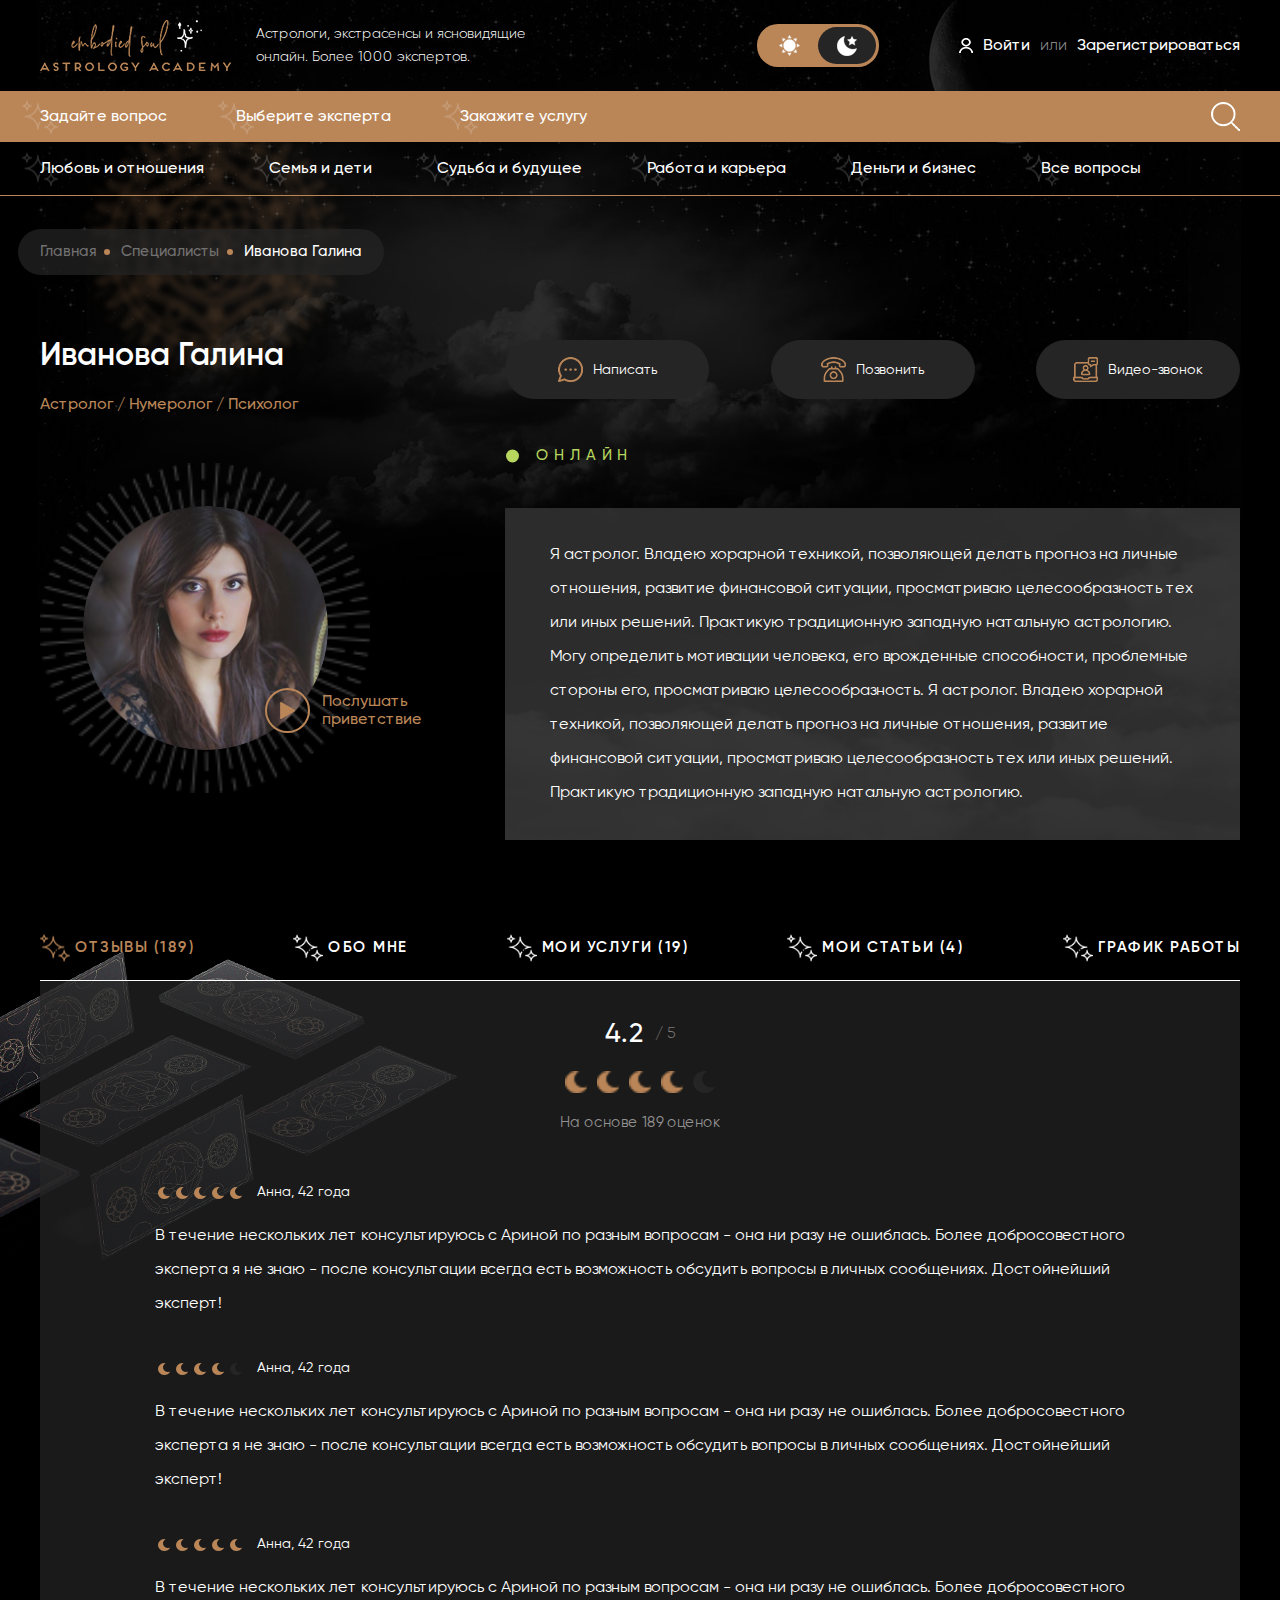
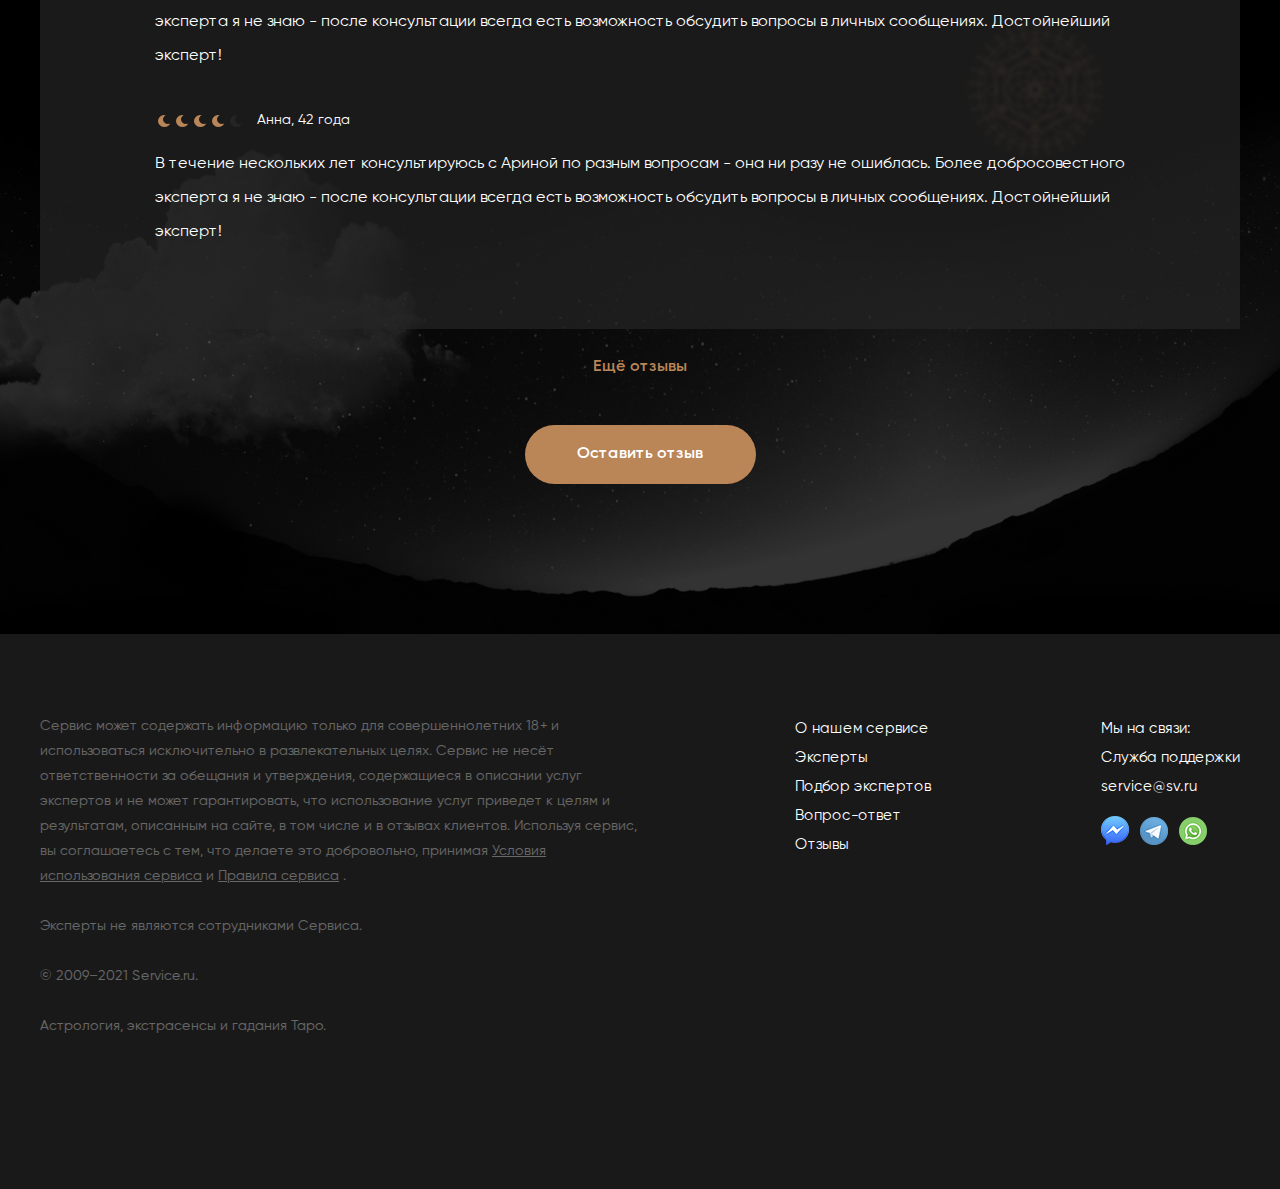
<file: expert-ordinar.html>
<!DOCTYPE html>
<html lang="en">

<head>
    <meta charset="UTF-8">
    <meta http-equiv="X-UA-Compatible" content="IE=edge">
    <meta name="viewport" content="width=device-width, initial-scale=1.0">
    <title>Специалист простой</title>
    <link rel="stylesheet" href="css/bootstrap.min.css">
    <link rel="stylesheet" href="css/swiper-bundle.min.css">
    <link rel="stylesheet" href="css/style.css">
</head>

<body>
    <div class="wrapper">
        <div class="content">
            <header class='header'>
                <div class='header-top'>
                    <div class="container">
                        <div class="header-top__inner">
                            <div class="header-top__left">
                                <a href="index.html" class="header__logo">
                                    <img src="images/logo.png" alt="">
                                </a>
                                <span class="header-top__hint">Астрологи, экстрасенсы и ясновидящие <br>                                    онлайн. Более 1000 экспертов.</span>
                            </div>
                            <div class="header-top__right">
                                <div class="header__theme-toggler header__theme-toggler--dark">
                                    <button class="header__theme-toggler-light">
                                        <img src="images/sun.png" alt="">
                                    </button>
                                    <button class="header__theme-toggler-dark">
                                        <img src="images/moon.png" alt="">
                                    </button>
                                </div>
                                <div class="header-top__links">
                                    <img src="images/user.png" alt="" class="header-top__links-icon">
                                    <a href="" class="header-top__links-item">Войти</a>
                                    <span class="header-top__links-separate">или</span>
                                    <a href="" class="header-top__links-item">Зарегистрироваться</a>
                                </div>
                                <button class="header__burger">
                                    <span></span>
                                </button>
                            </div>

                        </div>
                    </div>
                </div>
                <div class="header__mob-nav">
                    <div class='header-center'>
                        <div class="container">
                            <div class="header-center__inner">
                                <div class="header-center__left">
                                    <a href="" class="header-center__link">
                                        <img src="images/star.png" alt=""> Задайте вопрос
                                    </a>
                                    <a href="" class="header-center__link">
                                        <img src="images/star.png" alt=""> Выберите эксперта
                                    </a>
                                    <a href="" class="header-center__link">
                                        <img src="images/star.png" alt=""> Закажите услугу
                                    </a>
                                </div>
                                <div class="header-center__right">
                                    <div class="header__search">
                                        <input type="text" class="header__search">
                                    </div>
                                    <button class="header__search-btn">
                                        <img src="images/search.png" alt="">
                                    </button>
                                </div>
                            </div>
                        </div>
                    </div>
                    <div class='header-bottom'>
                        <div class="container">
                            <div class="header-bottom__inner">
                                <a href="" class="header-bottom__link">
                                    <img src="images/star.png" alt=""> Любовь и отношения
                                </a>
                                <a href="" class="header-bottom__link">
                                    <img src="images/star.png" alt=""> Семья и дети
                                </a>
                                <a href="" class="header-bottom__link">
                                    <img src="images/star.png" alt=""> Судьба и будущее
                                </a>
                                <a href="" class="header-bottom__link">
                                    <img src="images/star.png" alt=""> Работа и карьера
                                </a>
                                <a href="" class="header-bottom__link">
                                    <img src="images/star.png" alt=""> Деньги и бизнес
                                </a>
                                <a href="" class="header-bottom__link">
                                    <img src="images/star.png" alt=""> Все вопросы
                                </a>
                            </div>
                        </div>
                    </div>
                </div>

            </header>

            <section class='breadcrumbs'>
                <div class='container'>
                    <div class='breadcrumbs__inner'>
                        <div class="breadcrumbs__items">
                            <a href="" class="breadcrumbs__item">Главная</a>
                            <a href="" class="breadcrumbs__item">Специалисты </a>
                            <span class="breadcrumbs__item">Иванова Галина</span>
                        </div>
                    </div>
                </div>
            </section>

            <section class='expert-ordinar'>
                <div class='container'>
                    <div class='expert-ordinar__inner'>
                        <div class="expert-ordinar__left">
                            <div class="">
                                <h2 class="expert-ordinar__name">Иванова Галина</h2>
                                <div class="expert-ordinar__profession">Астролог / Нумеролог / Психолог</div>
                            </div>
                            <div class="expert-ordinar__user">
                                <img src="images/girl4.png" alt="">
                                <button class="expert-ordinar__play">
                                    <i>
                                        <img src="images/play2.png" alt="">
                                    </i>
                                    <span>Послушать <br>
                                        приветствие</span>
                                </button>
                            </div>
                        </div>
                        <div class="expert-ordinar__right">
                            <div class="expert-ordinar__buttons">
                                <button class="expert-ordinar__btn btn">
                                    <img src="images/message2.png" alt="">
                                    <span>Написать</span>
                                </button>
                                <button class="expert-ordinar__btn btn">
                                    <img src="images/phone2.png" alt="">
                                    <span>Позвонить</span>
                                </button>
                                <button class="expert-ordinar__btn btn">
                                    <img src="images/video2.png" alt="">
                                    <span>Видео-звонок</span>
                                </button>
                            </div>
                            <div class="expert-ordinar__status">онлайн</div>
                            <div class="expert-ordinar__desc">
                                Я астролог. Владею хорарной техникой, позволяющей делать прогноз на личные отношения, развитие финансовой ситуации, просматриваю целесообразность тех или иных решений. Практикую традиционную западную натальную астрологию. Могу определить мотивации человека,
                                его врожденные способности, проблемные стороны его, просматриваю целесообразность. Я астролог. Владею хорарной техникой, позволяющей делать прогноз на личные отношения, развитие финансовой ситуации, просматриваю целесообразность
                                тех или иных решений. Практикую традиционную западную натальную астрологию.
                            </div>
                        </div>
                    </div>
                </div>
            </section>

            <section class='expert-info'>
                <img src="images/sky4.png" alt="" class="expert-info__bg">
                <div class='container'>
                    <div class='expert-info__inner'>
                        <div class="expert-info__tabs">
                            <div class="expert-info__tab expert-info__tab--active" data-tab-path="1">Отзывы (189)</div>
                            <div class="expert-info__tab" data-tab-path="2">Обо мне </div>
                            <div class="expert-info__tab" data-tab-path="3">Мои услуги (19)</div>
                            <div class="expert-info__tab" data-tab-path="4">Мои статьи (4)</div>
                            <div class="expert-info__tab" data-tab-path="5">График работы</div>
                        </div>
                        <div class="expert-info__contents">
                            <div class="expert-info__content expert-info__content--active" data-content-path="1">
                                <div class="expert-info-feedback">
                                    <div class="expert-info-feedback-inner">
                                        <div class="expert-info-feedback__all">
                                            <div class="expert-info-feedback__all-num">
                                                <strong>4.2 </strong>
                                                <span> / 5</span>
                                            </div>
                                            <div class="expert-info-feedback__all-rating">
                                                <div class="expert-info-feedback__all-rating-item"><img src="images/moon2.png" alt=""></div>
                                                <div class="expert-info-feedback__all-rating-item"><img src="images/moon2.png" alt=""></div>
                                                <div class="expert-info-feedback__all-rating-item"><img src="images/moon2.png" alt=""></div>
                                                <div class="expert-info-feedback__all-rating-item"><img src="images/moon2.png" alt=""></div>
                                                <div class="expert-info-feedback__all-rating-item"><img src="images/moon2_dark.png" alt=""></div>
                                            </div>
                                            <div class="expert-info-feedback__all-desc">На основе 189 оценок</div>
                                        </div>
                                        <div class="expert-info-feedback__items">
                                            <div class="expert-info-feedback__item">
                                                <div class="expert-info-feedback__item-top">
                                                    <div class="expert-info-feedback__item-rating">
                                                        <div class="expert-info-feedback__item-rating-item"><img src="images/moon2.png" alt=""></div>
                                                        <div class="expert-info-feedback__item-rating-item"><img src="images/moon2.png" alt=""></div>
                                                        <div class="expert-info-feedback__item-rating-item"><img src="images/moon2.png" alt=""></div>
                                                        <div class="expert-info-feedback__item-rating-item"><img src="images/moon2.png" alt=""></div>
                                                        <div class="expert-info-feedback__item-rating-item"><img src="images/moon2.png" alt=""></div>
                                                    </div>
                                                    <div class="expert-info-feedback__item-name">Анна, 42 года</div>
                                                </div>
                                                <div class="expert-info-feedback__item-desc">В течение нескольких лет консультируюсь с Ариной по разным вопросам - она ни разу не ошиблась. Более добросовестного эксперта я не знаю - после консультации всегда есть возможность обсудить вопросы в личных
                                                    сообщениях. Достойнейший эксперт!</div>
                                            </div>
                                            <div class="expert-info-feedback__item">
                                                <div class="expert-info-feedback__item-top">
                                                    <div class="expert-info-feedback__item-rating">
                                                        <div class="expert-info-feedback__item-rating-item"><img src="images/moon2.png" alt=""></div>
                                                        <div class="expert-info-feedback__item-rating-item"><img src="images/moon2.png" alt=""></div>
                                                        <div class="expert-info-feedback__item-rating-item"><img src="images/moon2.png" alt=""></div>
                                                        <div class="expert-info-feedback__item-rating-item"><img src="images/moon2.png" alt=""></div>
                                                        <div class="expert-info-feedback__item-rating-item"><img src="images/moon2_dark.png" alt=""></div>
                                                    </div>
                                                    <div class="expert-info-feedback__item-name">Анна, 42 года</div>
                                                </div>
                                                <div class="expert-info-feedback__item-desc">В течение нескольких лет консультируюсь с Ариной по разным вопросам - она ни разу не ошиблась. Более добросовестного эксперта я не знаю - после консультации всегда есть возможность обсудить вопросы в личных
                                                    сообщениях. Достойнейший эксперт!</div>
                                            </div>
                                            <div class="expert-info-feedback__item">
                                                <div class="expert-info-feedback__item-top">
                                                    <div class="expert-info-feedback__item-rating">
                                                        <div class="expert-info-feedback__item-rating-item"><img src="images/moon2.png" alt=""></div>
                                                        <div class="expert-info-feedback__item-rating-item"><img src="images/moon2.png" alt=""></div>
                                                        <div class="expert-info-feedback__item-rating-item"><img src="images/moon2.png" alt=""></div>
                                                        <div class="expert-info-feedback__item-rating-item"><img src="images/moon2.png" alt=""></div>
                                                        <div class="expert-info-feedback__item-rating-item"><img src="images/moon2.png" alt=""></div>
                                                    </div>
                                                    <div class="expert-info-feedback__item-name">Анна, 42 года</div>
                                                </div>
                                                <div class="expert-info-feedback__item-desc">В течение нескольких лет консультируюсь с Ариной по разным вопросам - она ни разу не ошиблась. Более добросовестного эксперта я не знаю - после консультации всегда есть возможность обсудить вопросы в личных
                                                    сообщениях. Достойнейший эксперт!</div>
                                            </div>
                                            <div class="expert-info-feedback__item">
                                                <div class="expert-info-feedback__item-top">
                                                    <div class="expert-info-feedback__item-rating">
                                                        <div class="expert-info-feedback__item-rating-item"><img src="images/moon2.png" alt=""></div>
                                                        <div class="expert-info-feedback__item-rating-item"><img src="images/moon2.png" alt=""></div>
                                                        <div class="expert-info-feedback__item-rating-item"><img src="images/moon2.png" alt=""></div>
                                                        <div class="expert-info-feedback__item-rating-item"><img src="images/moon2.png" alt=""></div>
                                                        <div class="expert-info-feedback__item-rating-item"><img src="images/moon2_dark.png" alt=""></div>
                                                    </div>
                                                    <div class="expert-info-feedback__item-name">Анна, 42 года</div>
                                                </div>
                                                <div class="expert-info-feedback__item-desc">В течение нескольких лет консультируюсь с Ариной по разным вопросам - она ни разу не ошиблась. Более добросовестного эксперта я не знаю - после консультации всегда есть возможность обсудить вопросы в личных
                                                    сообщениях. Достойнейший эксперт!</div>
                                            </div>
                                        </div>

                                    </div>

                                </div>
                                <a href="" class="expert-info-feedback__btn-more ">Ещё отзывы</a>
                                <a href="" class="expert-info-feedback__btn btn btn-yellow btn-rounded">Оставить отзыв</a>
                            </div>
                            <div class="expert-info__content" data-content-path="2">
                                2
                            </div>
                            <div class="expert-info__content" data-content-path="3">
                                3
                            </div>
                            <div class="expert-info__content" data-content-path="4">
                                4
                            </div>
                            <div class="expert-info__content" data-content-path="5">
                                5
                            </div>
                        </div>
                    </div>
                </div>
            </section>
        </div>
        <footer class='footer'>
            <div class='container'>
                <div class='footer__inner'>
                    <div class="footer__left">
                        <div class="footer__info">
                            <p>Сервис может содержать информацию только для совершеннолетних 18+ и использоваться исключительно в развлекательных целях. Сервис не несёт ответственности за обещания и утверждения, содержащиеся в описании услуг экспертов и
                                не может гарантировать, что использование услуг приведет к целям и результатам, описанным на сайте, в том числе и в отзывах клиентов. Используя сервис, вы соглашаетесь с тем, что делаете это добровольно, принимая <a href="">Условия
                                    использования сервиса</a> и <a href="">Правила сервиса</a> .</p>
                            <p>Эксперты не являются сотрудниками Сервиса.</p>
                            <p>© 2009–2021 Service.ru.</p>
                            <p>Астрология, экстрасенсы и гадания Таро.</p>
                        </div>
                    </div>
                    <div class="footer__right">
                        <div class="footer__right-item">
                            <a href="" class="footer__item">О нашем сервисе</a>
                            <a href="" class="footer__item">Эксперты</a>
                            <a href="" class="footer__item">Подбор экспертов</a>
                            <a href="" class="footer__item">Вопрос-ответ</a>
                            <a href="" class="footer__item">Отзывы</a>
                        </div>
                        <div class="footer__right-item">
                            <a class="footer__item footer__item--nolink">Мы на связи:</a>
                            <a href="" class="footer__item">Служба поддержки</a>
                            <a href="mailto:service@sv.ru" class="footer__item">service@sv.ru</a>
                            <div class="footer__socials">
                                <a href="" class="footer__socials-item">
                                    <img src="images/messenger.png" alt="">
                                </a>
                                <a href="" class="footer__socials-item">
                                    <img src="images/telegram.png" alt="">
                                </a>
                                <a href="" class="footer__socials-item">
                                    <img src="images/whatsapp.png" alt="">
                                </a>
                            </div>
                        </div>
                    </div>
                </div>
            </div>
        </footer>
    </div>

    <script src="js/jquery.min.js"></script>
    <script src="js/swiper.js"></script>
    <script src="js/index.js"></script>
</body>

</html>
</file>
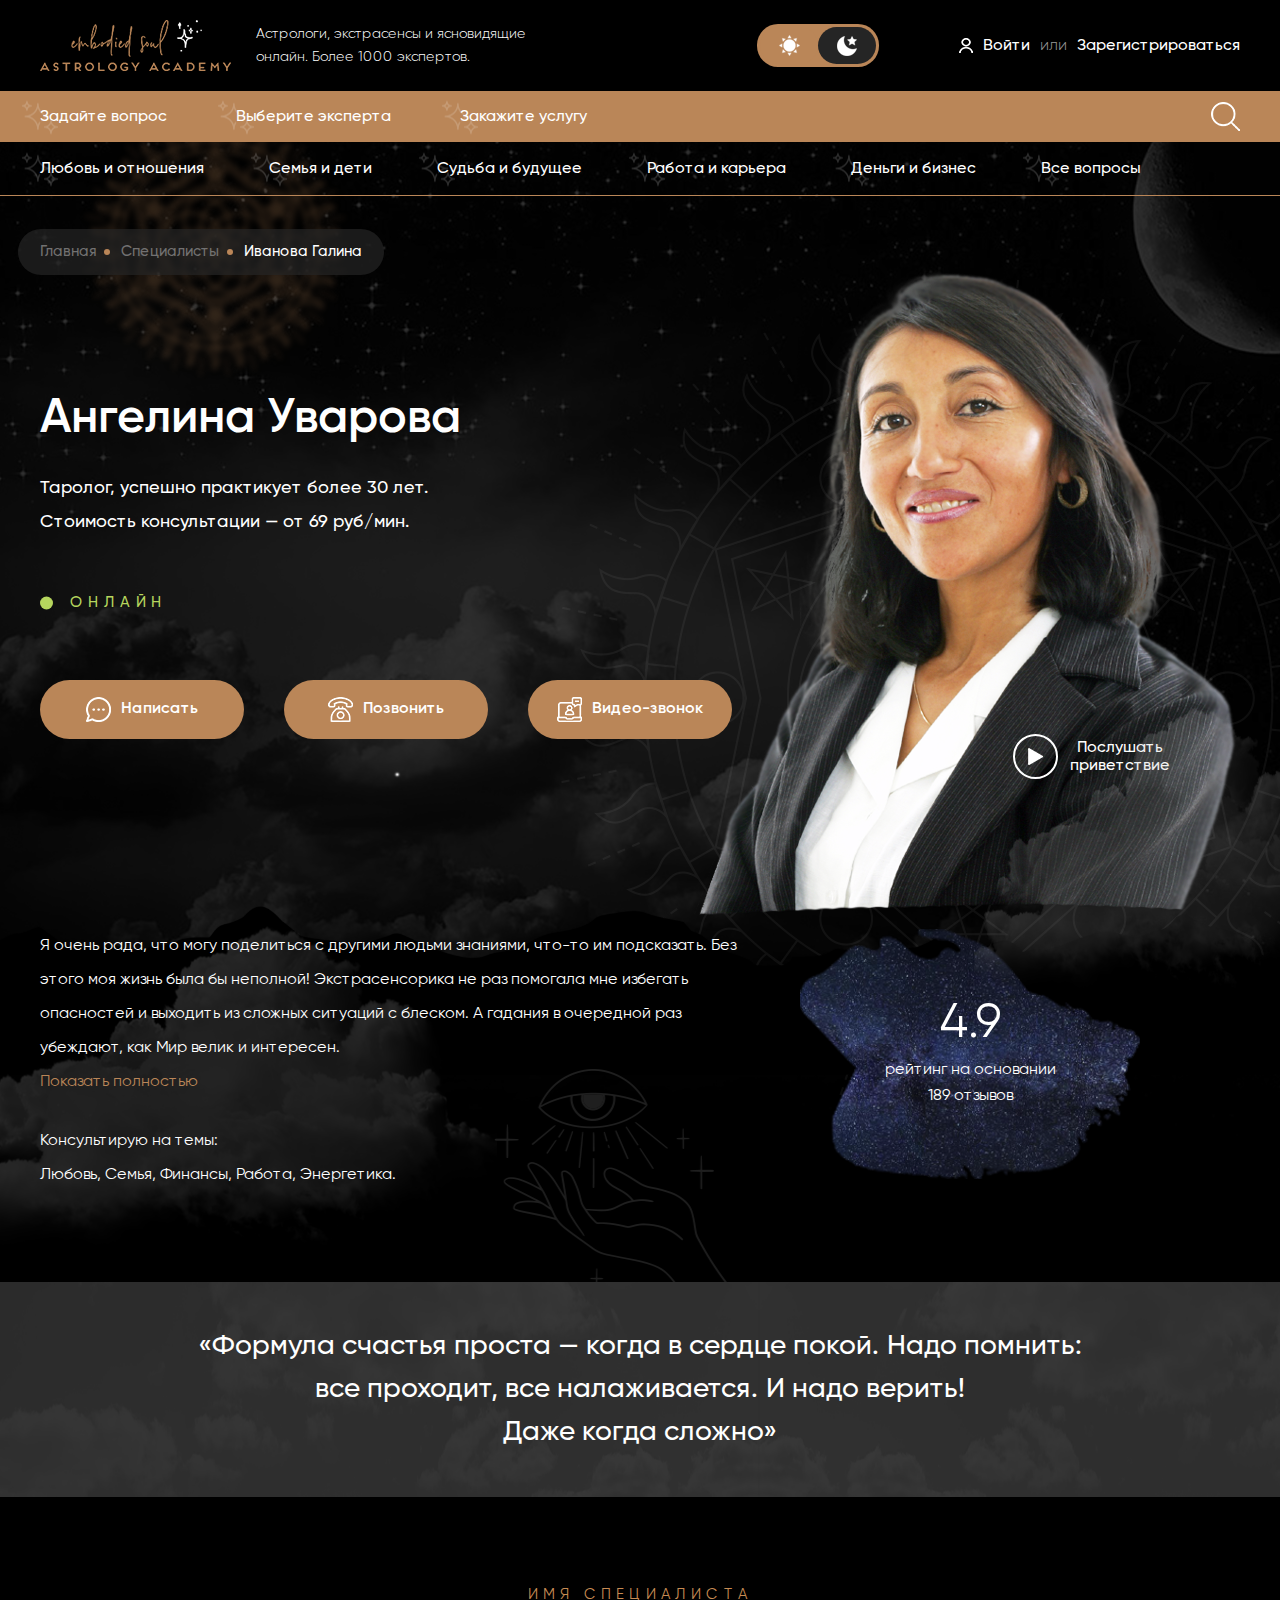
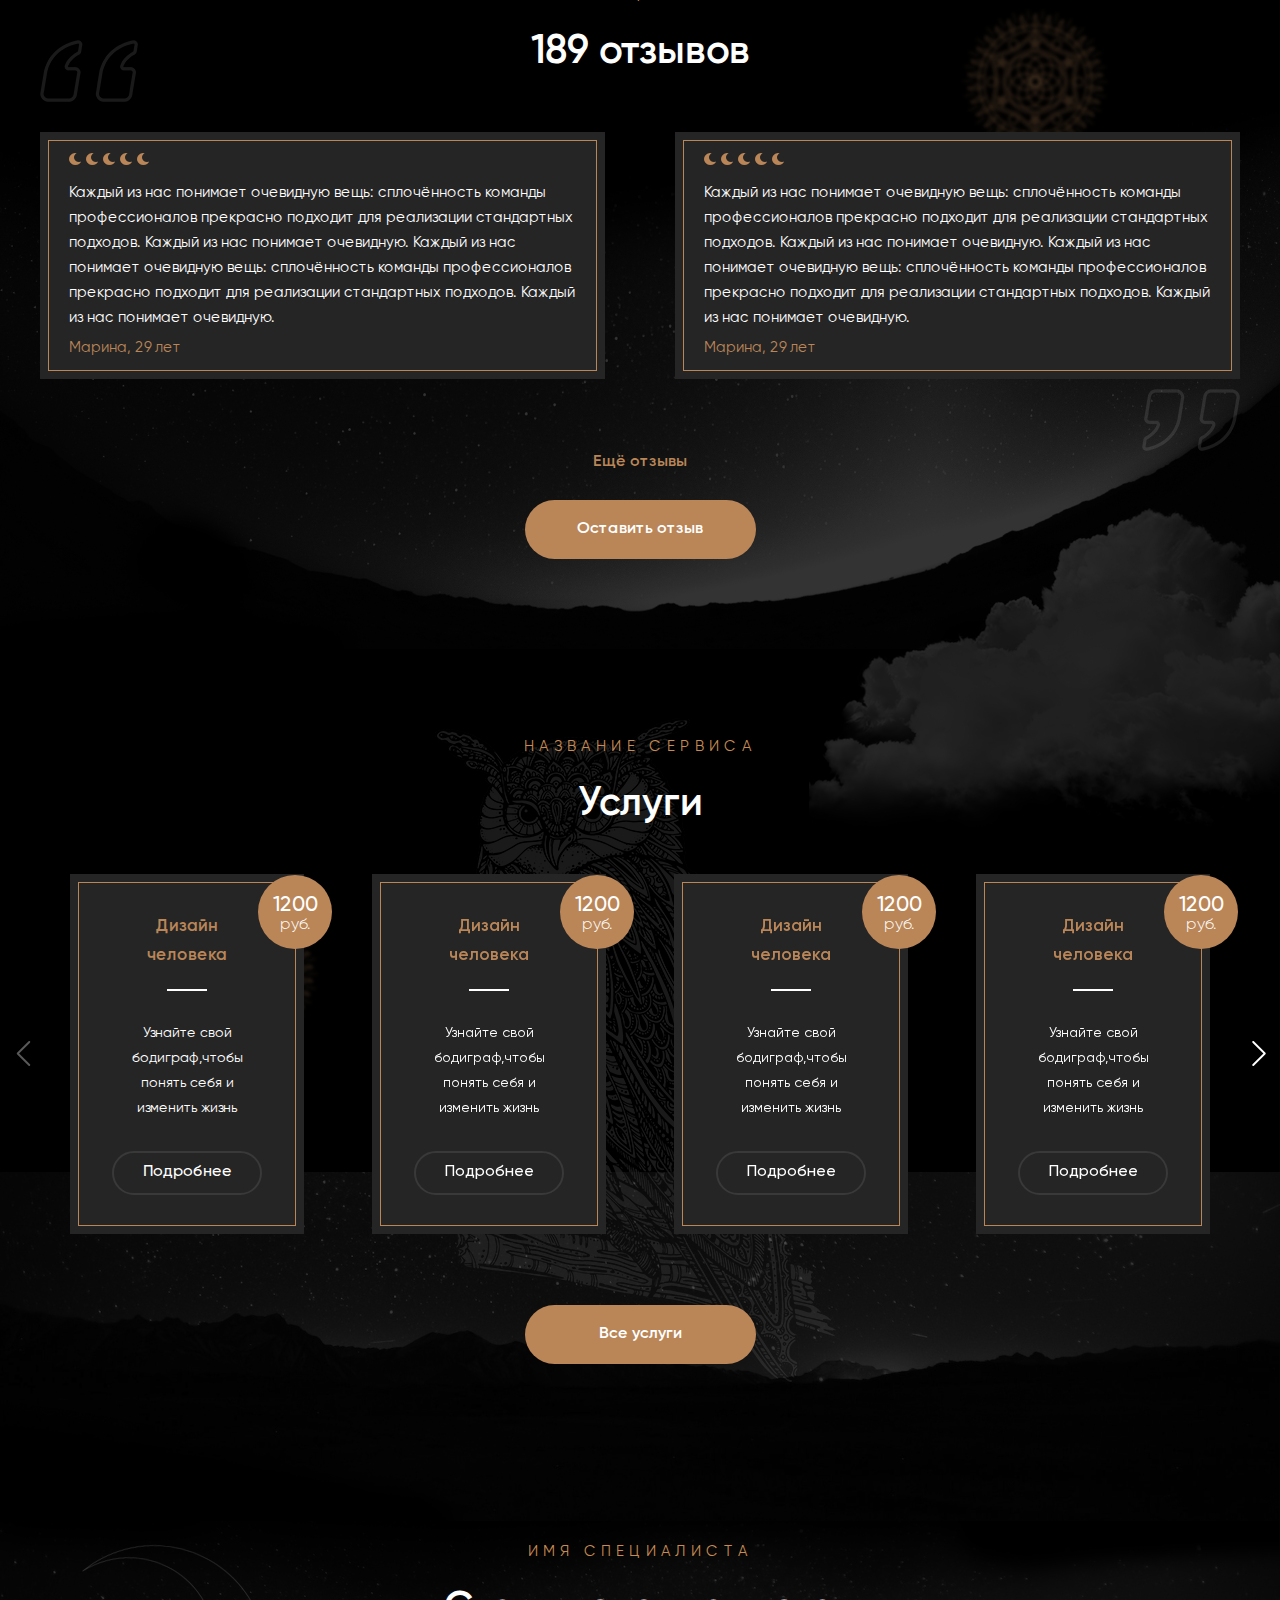
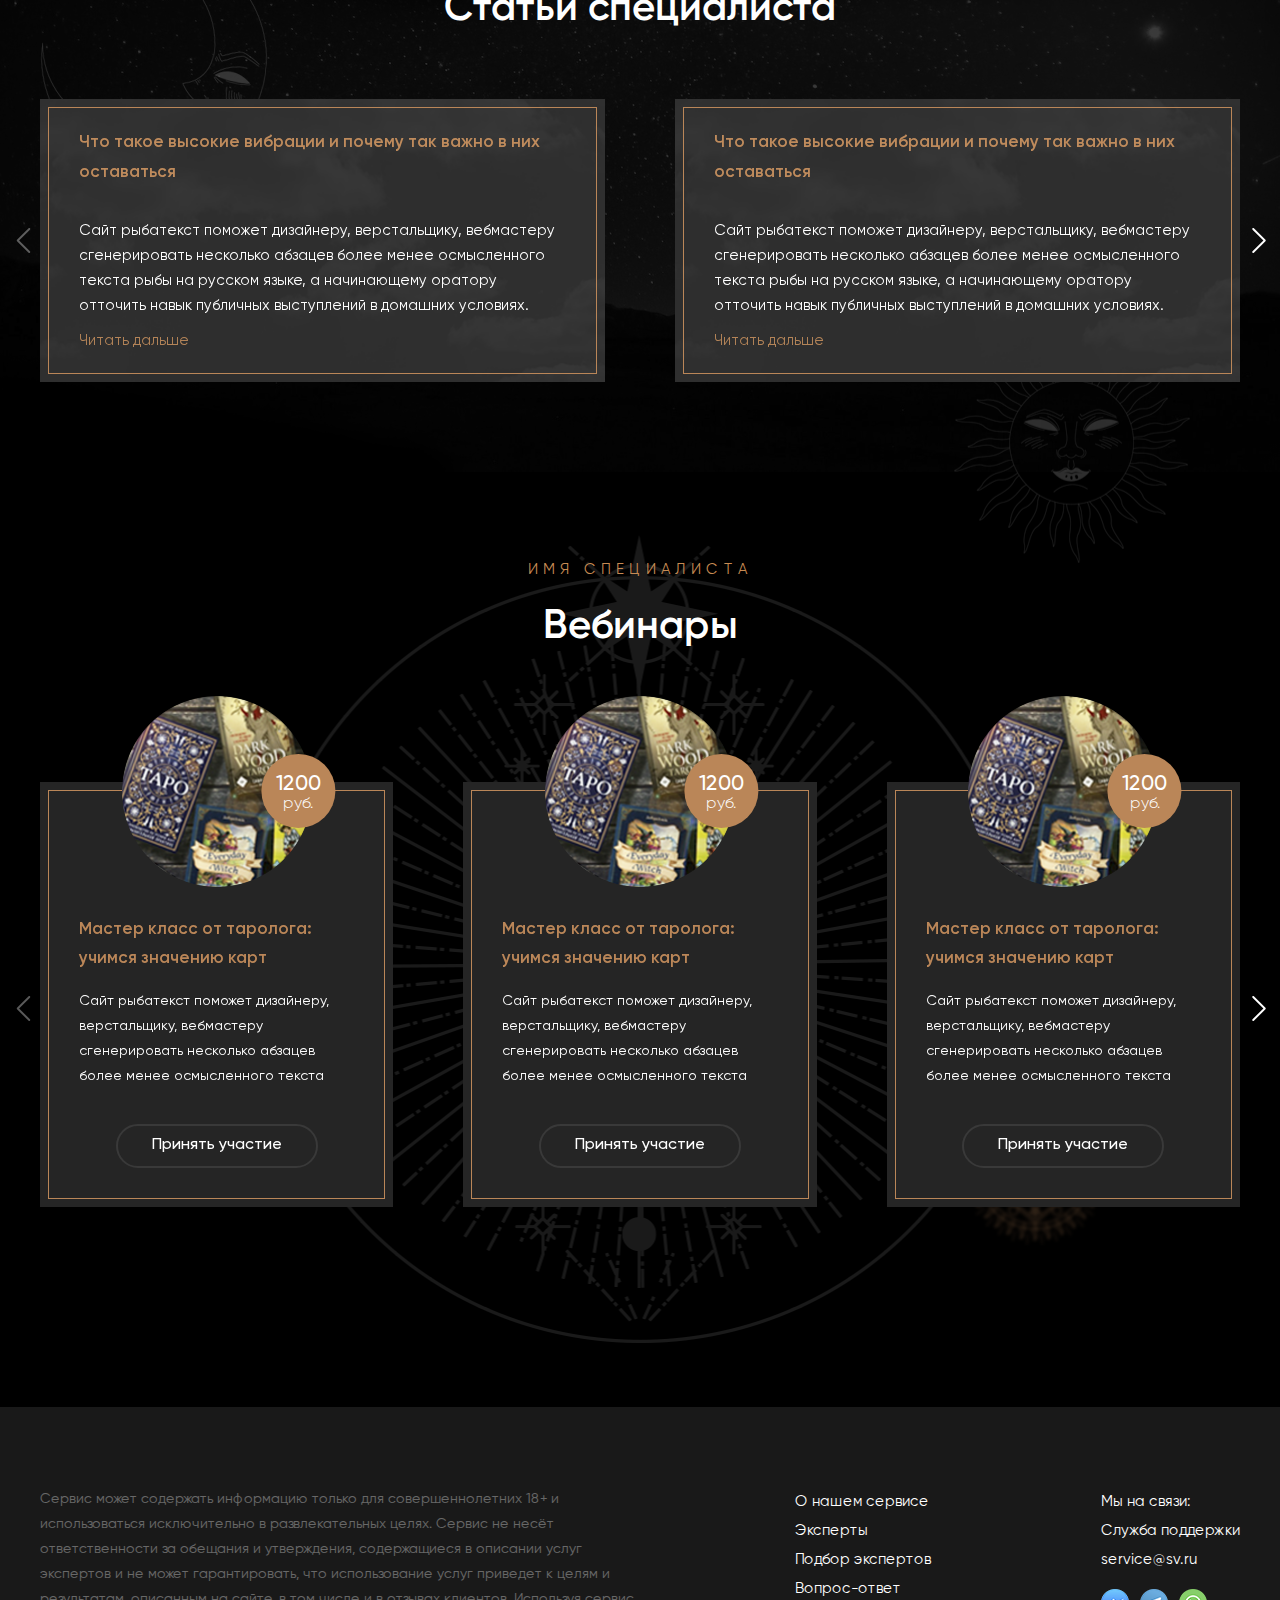
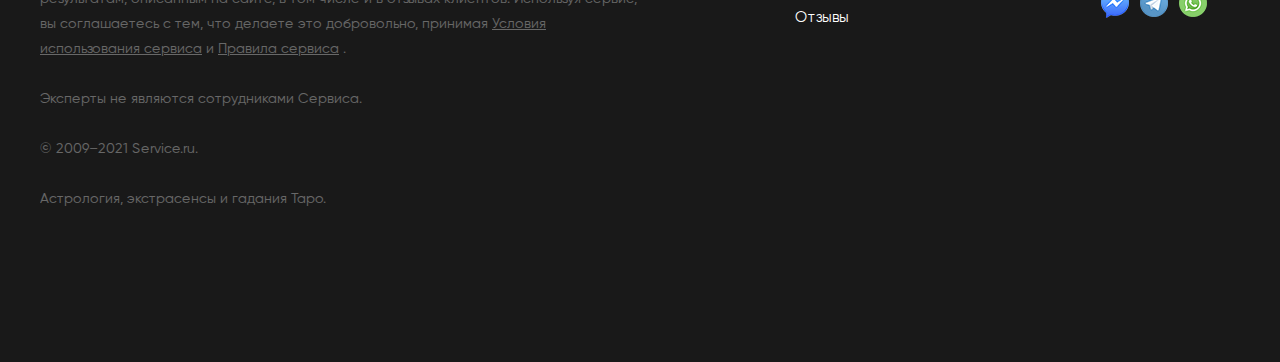
<file: expert-paid.html>
<!DOCTYPE html>
<html lang="en">

<head>
    <meta charset="UTF-8">
    <meta http-equiv="X-UA-Compatible" content="IE=edge">
    <meta name="viewport" content="width=device-width, initial-scale=1.0">
    <title>Специалист платный</title>
    <link rel="stylesheet" href="css/bootstrap.min.css">
    <link rel="stylesheet" href="css/swiper-bundle.min.css">
    <link rel="stylesheet" href="css/style.css">
</head>

<body class="body--expert">
    <div class="wrapper">
        <div class="content">
            <header class='header'>
                <div class='header-top'>
                    <div class="container">
                        <div class="header-top__inner">
                            <div class="header-top__left">
                                <a href="index.html" class="header__logo">
                                    <img src="images/logo.png" alt="">
                                </a>
                                <span class="header-top__hint">Астрологи, экстрасенсы и ясновидящие <br>                                    онлайн. Более 1000 экспертов.</span>
                            </div>
                            <div class="header-top__right">
                                <div class="header__theme-toggler header__theme-toggler--dark">
                                    <button class="header__theme-toggler-light">
                                        <img src="images/sun.png" alt="">
                                    </button>
                                    <button class="header__theme-toggler-dark">
                                        <img src="images/moon.png" alt="">
                                    </button>
                                </div>
                                <div class="header-top__links">
                                    <img src="images/user.png" alt="" class="header-top__links-icon">
                                    <a href="" class="header-top__links-item">Войти</a>
                                    <span class="header-top__links-separate">или</span>
                                    <a href="" class="header-top__links-item">Зарегистрироваться</a>
                                </div>
                                <button class="header__burger">
                                    <span></span>
                                </button>
                            </div>

                        </div>
                    </div>
                </div>
                <div class="header__mob-nav">
                    <div class='header-center'>
                        <div class="container">
                            <div class="header-center__inner">
                                <div class="header-center__left">
                                    <a href="" class="header-center__link">
                                        <img src="images/star.png" alt=""> Задайте вопрос
                                    </a>
                                    <a href="" class="header-center__link">
                                        <img src="images/star.png" alt=""> Выберите эксперта
                                    </a>
                                    <a href="" class="header-center__link">
                                        <img src="images/star.png" alt=""> Закажите услугу
                                    </a>
                                </div>
                                <div class="header-center__right">
                                    <div class="header__search">
                                        <input type="text" class="header__search">
                                    </div>
                                    <button class="header__search-btn">
                                        <img src="images/search.png" alt="">
                                    </button>
                                </div>
                            </div>
                        </div>
                    </div>
                    <div class='header-bottom'>
                        <div class="container">
                            <div class="header-bottom__inner">
                                <a href="" class="header-bottom__link">
                                    <img src="images/star.png" alt=""> Любовь и отношения
                                </a>
                                <a href="" class="header-bottom__link">
                                    <img src="images/star.png" alt=""> Семья и дети
                                </a>
                                <a href="" class="header-bottom__link">
                                    <img src="images/star.png" alt=""> Судьба и будущее
                                </a>
                                <a href="" class="header-bottom__link">
                                    <img src="images/star.png" alt=""> Работа и карьера
                                </a>
                                <a href="" class="header-bottom__link">
                                    <img src="images/star.png" alt=""> Деньги и бизнес
                                </a>
                                <a href="" class="header-bottom__link">
                                    <img src="images/star.png" alt=""> Все вопросы
                                </a>
                            </div>
                        </div>
                    </div>
                </div>

            </header>

            <section class='breadcrumbs'>
                <div class='container'>
                    <div class='breadcrumbs__inner'>
                        <div class="breadcrumbs__items">
                            <a href="" class="breadcrumbs__item">Главная</a>
                            <a href="" class="breadcrumbs__item">Специалисты </a>
                            <span class="breadcrumbs__item">Иванова Галина</span>
                        </div>
                    </div>
                </div>
            </section>

            <div class="expert-rating">
                <section class='expert'>
                    <img src="images/astro8.png" alt="" class="expert__bg">
                    <div class='container'>
                        <div class='expert__inner'>
                            <div class="expert__right">
                                <h1 class="expert__title">Ангелина Уварова</h1>
                                <div class="expert__desc">Таролог, успешно практикует более 30 лет. <br> Стоимость консультации — от 69 руб/мин.</div>
                                <div class="expert__status">онлайн</div>
                                <div class="expert__buttons">
                                    <button class="expert__btn btn btn-rounded btn-yellow">
                                        <img src="images/message.png" alt="">
                                        <span>Написать</span>
                                    </button>
                                    <button class="expert__btn btn btn-rounded btn-yellow">
                                        <img src="images/phone.png" alt="">
                                        <span>Позвонить</span>
                                    </button>
                                    <button class="expert__btn btn btn-rounded btn-yellow">
                                        <img src="images/video.png" alt="">
                                        <span>Видео-звонок</span>
                                    </button>
                                </div>
                            </div>
                            <div class="expert__img">
                                <img src="images/girl3.png" alt="">
                                <button class="expert__play">
                                    <i>
                                        <img src="images/play.png" alt="">
                                    </i>
                                    <span>Послушать <br>
                                        приветствие</span>
                                </button>
                            </div>
                        </div>
                    </div>
                </section>

                <section class='rating'>
                    <img src="images/wave.png" alt="" class="rating__bg">
                    <img src="images/eye.png" alt="" class="rating__bg2">
                    <div class='container'>
                        <div class='rating__inner'>
                            <div class="rating__left">
                                <div class="rating__desc">
                                    Я очень рада, что могу поделиться с другими людьми знаниями, что-то им подсказать. Без этого моя жизнь была бы неполной! Экстрасенсорика не раз помогала мне избегать опасностей и выходить из сложных ситуаций с блеском. А гадания в очередной раз убеждают,
                                    как Мир велик и интересен.
                                </div>
                                <a href="" class="rating__more">Показать полностью</a>
                                <div class="rating__desc-bottom">
                                    Консультирую на темы: <br> Любовь, Семья, Финансы, Работа, Энергетика.
                                </div>
                            </div>
                            <div class="rating__right">
                                <div>
                                    <strong>4.9</strong>
                                    <span>рейтинг на основании <br>
                                    189 отзывов</span>
                                </div>
                            </div>
                        </div>
                    </div>
                </section>
            </div>

            <section class='formula'>
                <div class='container'>
                    <div class='formula__inner'>
                        «Формула счастья проста — когда в сердце покой. Надо помнить: <br> все проходит, все налаживается. И надо верить! <br> Даже когда сложно»
                    </div>
                </div>
            </section>

            <section class='feedback feedback--expert'>
                <img src="images/sky4.png" alt="" class="feedback__bg">
                <div class='container'>
                    <div class='feedback__inner'>
                        <p class="feedback__subtitle subtitle">имя специалиста</p>
                        <h2 class="feedback__title">189 отзывов</h2>
                        <div class="feedback__items">
                            <div class="feedback__item">
                                <div class="feedback__item-inner">
                                    <div class="feedback__item-rating">
                                        <div class="feedback__item-rating-item"><img src="images/moon2.png" alt=""></div>
                                        <div class="feedback__item-rating-item"><img src="images/moon2.png" alt=""></div>
                                        <div class="feedback__item-rating-item"><img src="images/moon2.png" alt=""></div>
                                        <div class="feedback__item-rating-item"><img src="images/moon2.png" alt=""></div>
                                        <div class="feedback__item-rating-item"><img src="images/moon2.png" alt=""></div>
                                    </div>
                                    <div class="feedback__item-desc">Каждый из нас понимает очевидную вещь: сплочённость команды профессионалов прекрасно подходит для реализации стандартных подходов. Каждый из нас понимает очевидную. Каждый из нас понимает очевидную вещь: сплочённость
                                        команды профессионалов прекрасно подходит для реализации стандартных подходов. Каждый из нас понимает очевидную. </div>
                                    <div class="feedback__item-name"> Марина, 29 лет</div>
                                </div>
                            </div>
                            <div class="feedback__item">
                                <div class="feedback__item-inner">
                                    <div class="feedback__item-rating">
                                        <div class="feedback__item-rating-item"><img src="images/moon2.png" alt=""></div>
                                        <div class="feedback__item-rating-item"><img src="images/moon2.png" alt=""></div>
                                        <div class="feedback__item-rating-item"><img src="images/moon2.png" alt=""></div>
                                        <div class="feedback__item-rating-item"><img src="images/moon2.png" alt=""></div>
                                        <div class="feedback__item-rating-item"><img src="images/moon2.png" alt=""></div>
                                    </div>
                                    <div class="feedback__item-desc">Каждый из нас понимает очевидную вещь: сплочённость команды профессионалов прекрасно подходит для реализации стандартных подходов. Каждый из нас понимает очевидную. Каждый из нас понимает очевидную вещь: сплочённость
                                        команды профессионалов прекрасно подходит для реализации стандартных подходов. Каждый из нас понимает очевидную. </div>
                                    <div class="feedback__item-name"> Марина, 29 лет</div>
                                </div>
                            </div>
                        </div>
                        <a href="" class="feedback__btn-more ">Ещё отзывы</a>
                        <a href="" class="feedback__btn btn btn-yellow btn-rounded">Оставить отзыв</a>
                    </div>
                </div>
            </section>

            <section class='service-index service-index--expert'>
                <img src="images/owl.png" alt="" class="service-index__bg">
                <div class='container'>
                    <div class='service-index__inner'>
                        <p class="service-index__subtitle subtitle">название сервиса</p>
                        <h2 class="service-index__title">Услуги</h2>
                        <div class="service-index__slider">
                            <div class='swiper-container'>
                                <div class='swiper-wrapper'>
                                    <div class='swiper-slide'>
                                        <div class="card2">
                                            <div class="card2__inner">
                                                <div class="card2__price">
                                                    <strong>1200</strong>
                                                    <span>руб.</span>
                                                </div>
                                                <div class="card2__title">Дизайн человека</div>
                                                <div class="card2__desc">Узнайте свой бодиграф,чтобы понять себя и изменить жизнь</div>
                                                <a href="" class="card2__link btn btn-outline-white">Подробнее</a>
                                            </div>
                                        </div>
                                    </div>
                                    <div class='swiper-slide'>
                                        <div class="card2">
                                            <div class="card2__inner">
                                                <div class="card2__price">
                                                    <strong>1200</strong>
                                                    <span>руб.</span>
                                                </div>
                                                <div class="card2__title">Дизайн человека</div>
                                                <div class="card2__desc">Узнайте свой бодиграф,чтобы понять себя и изменить жизнь</div>
                                                <a href="" class="card2__link btn btn-outline-white">Подробнее</a>
                                            </div>
                                        </div>
                                    </div>
                                    <div class='swiper-slide'>
                                        <div class="card2">
                                            <div class="card2__inner">
                                                <div class="card2__price">
                                                    <strong>1200</strong>
                                                    <span>руб.</span>
                                                </div>
                                                <div class="card2__title">Дизайн человека</div>
                                                <div class="card2__desc">Узнайте свой бодиграф,чтобы понять себя и изменить жизнь</div>
                                                <a href="" class="card2__link btn btn-outline-white">Подробнее</a>
                                            </div>
                                        </div>
                                    </div>
                                    <div class='swiper-slide'>
                                        <div class="card2">
                                            <div class="card2__inner">
                                                <div class="card2__price">
                                                    <strong>1200</strong>
                                                    <span>руб.</span>
                                                </div>
                                                <div class="card2__title">Дизайн человека</div>
                                                <div class="card2__desc">Узнайте свой бодиграф,чтобы понять себя и изменить жизнь</div>
                                                <a href="" class="card2__link btn btn-outline-white">Подробнее</a>
                                            </div>
                                        </div>
                                    </div>
                                    <div class='swiper-slide'>
                                        <div class="card2">
                                            <div class="card2__inner">
                                                <div class="card2__price">
                                                    <strong>1200</strong>
                                                    <span>руб.</span>
                                                </div>
                                                <div class="card2__title">Дизайн человека</div>
                                                <div class="card2__desc">Узнайте свой бодиграф,чтобы понять себя и изменить жизнь</div>
                                                <a href="" class="card2__link btn btn-outline-white">Подробнее</a>
                                            </div>
                                        </div>
                                    </div>
                                </div>

                            </div>
                            <div class='swiper-button-prev service-index__slider-prev'>
                                <svg width="25" height="25" viewBox="0 0 15 15" fill="none" xmlns="http://www.w3.org/2000/svg">
                                    <g opacity="1" clip-path="url(#clip0)">
                                    <path d="M3.62065 7.0885L10.5586 0.169747C10.7859 -0.0568047 11.1539 -0.0564238 11.3809 0.170919C11.6076 0.398233 11.607 0.766464 11.3797 0.993191L4.85472 7.50015L11.3799 14.0071C11.6072 14.2338 11.6078 14.6018 11.3811 14.8292C11.2673 14.9431 11.1183 15.0001 10.9693 15.0001C10.8206 15.0001 10.6722 14.9435 10.5586 14.8303L3.62065 7.91177C3.51117 7.80284 3.44974 7.6546 3.44974 7.50015C3.44974 7.3457 3.51135 7.19763 3.62065 7.0885Z" fill="#fff"/>
                                    </g>
                                    <defs>
                                    <clipPath id="clip0">
                                    <rect width="15" height="15" fill="white" transform="matrix(-1 0 0 1 15 0)"/>
                                    </clipPath>
                                    </defs>
                                </svg>

                            </div>
                            <div class='swiper-button-next service-index__slider-next'>
                                <svg width="25" height="25" viewBox="0 0 12 15" fill="none" xmlns="http://www.w3.org/2000/svg">
                                    <g clip-path="url(#clip0)">
                                    <path d="M11.3793 7.0885L4.44141 0.169747C4.21409 -0.0568047 3.84607 -0.0564238 3.61913 0.170919C3.39238 0.398233 3.39296 0.766464 3.62031 0.993191L10.1453 7.50015L3.62007 14.0071C3.39276 14.2338 3.39217 14.6018 3.6189 14.8292C3.73266 14.9431 3.88169 15.0001 4.03072 15.0001C4.17938 15.0001 4.32782 14.9435 4.44138 14.8303L11.3793 7.91177C11.4888 7.80284 11.5503 7.6546 11.5503 7.50015C11.5503 7.3457 11.4887 7.19763 11.3793 7.0885Z" fill="#fff"/>
                                    </g>
                                    <defs>
                                    <clipPath id="clip0">
                                    <rect width="15" height="15" fill="white"/>
                                    </clipPath>
                                    </defs>
                                </svg>

                            </div>
                        </div>
                        <a href="" class="best__btn btn btn-yellow btn-rounded">Все услуги</a>
                    </div>
                </div>
            </section>

            <section class='article'>
                <div class='container'>
                    <div class='article__inner'>
                        <p class="article__subtitle subtitle">имя специалиста</p>
                        <h2 class="article__title">Статьи специалиста</h2>
                        <div class="article__slider">
                            <div class='swiper-container'>
                                <div class='swiper-wrapper'>
                                    <div class='swiper-slide'>
                                        <div class="article__item">
                                            <div class="article__item-inner">
                                                <div class="article__item-title">Что такое высокие вибрации и почему так важно в них оставаться</div>
                                                <div class="article__item-desc">Сайт рыбатекст поможет дизайнеру, верстальщику, вебмастеру сгенерировать несколько абзацев более менее осмысленного текста рыбы на русском языке, а начинающему оратору отточить навык публичных выступлений
                                                    в домашних условиях.</div>
                                                <a href="" class="article__item-link">Читать дальше</a>
                                            </div>
                                        </div>
                                    </div>
                                    <div class='swiper-slide'>
                                        <div class="article__item">
                                            <div class="article__item-inner">
                                                <div class="article__item-title">Что такое высокие вибрации и почему так важно в них оставаться</div>
                                                <div class="article__item-desc">Сайт рыбатекст поможет дизайнеру, верстальщику, вебмастеру сгенерировать несколько абзацев более менее осмысленного текста рыбы на русском языке, а начинающему оратору отточить навык публичных выступлений
                                                    в домашних условиях.</div>
                                                <a href="" class="article__item-link">Читать дальше</a>
                                            </div>
                                        </div>
                                    </div>
                                    <div class='swiper-slide'>
                                        <div class="article__item">
                                            <div class="article__item-inner">
                                                <div class="article__item-title">Что такое высокие вибрации и почему так важно в них оставаться</div>
                                                <div class="article__item-desc">Сайт рыбатекст поможет дизайнеру, верстальщику, вебмастеру сгенерировать несколько абзацев более менее осмысленного текста рыбы на русском языке, а начинающему оратору отточить навык публичных выступлений
                                                    в домашних условиях.</div>
                                                <a href="" class="article__item-link">Читать дальше</a>
                                            </div>
                                        </div>
                                    </div>
                                </div>

                            </div>
                            <div class='swiper-button-prev article__slider-prev'>
                                <svg width="25" height="25" viewBox="0 0 15 15" fill="none" xmlns="http://www.w3.org/2000/svg">
                                    <g opacity="1" clip-path="url(#clip0)">
                                    <path d="M3.62065 7.0885L10.5586 0.169747C10.7859 -0.0568047 11.1539 -0.0564238 11.3809 0.170919C11.6076 0.398233 11.607 0.766464 11.3797 0.993191L4.85472 7.50015L11.3799 14.0071C11.6072 14.2338 11.6078 14.6018 11.3811 14.8292C11.2673 14.9431 11.1183 15.0001 10.9693 15.0001C10.8206 15.0001 10.6722 14.9435 10.5586 14.8303L3.62065 7.91177C3.51117 7.80284 3.44974 7.6546 3.44974 7.50015C3.44974 7.3457 3.51135 7.19763 3.62065 7.0885Z" fill="#fff"/>
                                    </g>
                                    <defs>
                                    <clipPath id="clip0">
                                    <rect width="15" height="15" fill="white" transform="matrix(-1 0 0 1 15 0)"/>
                                    </clipPath>
                                    </defs>
                                </svg>

                            </div>
                            <div class='swiper-button-next article__slider-next'>
                                <svg width="25" height="25" viewBox="0 0 12 15" fill="none" xmlns="http://www.w3.org/2000/svg">
                                    <g clip-path="url(#clip0)">
                                    <path d="M11.3793 7.0885L4.44141 0.169747C4.21409 -0.0568047 3.84607 -0.0564238 3.61913 0.170919C3.39238 0.398233 3.39296 0.766464 3.62031 0.993191L10.1453 7.50015L3.62007 14.0071C3.39276 14.2338 3.39217 14.6018 3.6189 14.8292C3.73266 14.9431 3.88169 15.0001 4.03072 15.0001C4.17938 15.0001 4.32782 14.9435 4.44138 14.8303L11.3793 7.91177C11.4888 7.80284 11.5503 7.6546 11.5503 7.50015C11.5503 7.3457 11.4887 7.19763 11.3793 7.0885Z" fill="#fff"/>
                                    </g>
                                    <defs>
                                    <clipPath id="clip0">
                                    <rect width="15" height="15" fill="white"/>
                                    </clipPath>
                                    </defs>
                                </svg>

                            </div>
                        </div>
                    </div>
                </div>
            </section>

            <section class='webinar'>
                <img src="images/astro9.png" alt="" class="webinar__bg">
                <div class='container'>
                    <div class='webinar__inner'>
                        <p class="webinar__subtitle subtitle">имя специалиста</p>
                        <h2 class="webinar__title">Вебинары</h2>
                        <div class="webinar__slider">
                            <div class='swiper-container'>
                                <div class='swiper-wrapper'>
                                    <div class='swiper-slide'>
                                        <div class="card3">
                                            <div class="card3__inner">
                                                <div class="card3__price">
                                                    <strong>1200</strong>
                                                    <span>руб.</span>
                                                </div>
                                                <div class="card3__top">
                                                    <img src="images/webinar1.png" alt="">
                                                </div>
                                                <div class="card3__title">Мастер класс от таролога: учимся значению карт</div>
                                                <div class="card3__desc">Сайт рыбатекст поможет дизайнеру, верстальщику, вебмастеру сгенерировать несколько абзацев более менее осмысленного текста</div>
                                                <a href="" class="card3__link btn btn-outline-white">Принять участие</a>
                                            </div>
                                        </div>
                                    </div>
                                    <div class='swiper-slide'>
                                        <div class="card3">
                                            <div class="card3__inner">
                                                <div class="card3__price">
                                                    <strong>1200</strong>
                                                    <span>руб.</span>
                                                </div>
                                                <div class="card3__top">
                                                    <img src="images/webinar1.png" alt="">
                                                </div>
                                                <div class="card3__title">Мастер класс от таролога: учимся значению карт</div>
                                                <div class="card3__desc">Сайт рыбатекст поможет дизайнеру, верстальщику, вебмастеру сгенерировать несколько абзацев более менее осмысленного текста</div>
                                                <a href="" class="card3__link btn btn-outline-white">Принять участие</a>
                                            </div>
                                        </div>
                                    </div>
                                    <div class='swiper-slide'>
                                        <div class="card3">
                                            <div class="card3__inner">
                                                <div class="card3__price">
                                                    <strong>1200</strong>
                                                    <span>руб.</span>
                                                </div>
                                                <div class="card3__top">
                                                    <img src="images/webinar1.png" alt="">
                                                </div>
                                                <div class="card3__title">Мастер класс от таролога: учимся значению карт</div>
                                                <div class="card3__desc">Сайт рыбатекст поможет дизайнеру, верстальщику, вебмастеру сгенерировать несколько абзацев более менее осмысленного текста</div>
                                                <a href="" class="card3__link btn btn-outline-white">Принять участие</a>
                                            </div>
                                        </div>
                                    </div>
                                    <div class='swiper-slide'>
                                        <div class="card3">
                                            <div class="card3__inner">
                                                <div class="card3__price">
                                                    <strong>1200</strong>
                                                    <span>руб.</span>
                                                </div>
                                                <div class="card3__top">
                                                    <img src="images/webinar1.png" alt="">
                                                </div>
                                                <div class="card3__title">Мастер класс от таролога: учимся значению карт</div>
                                                <div class="card3__desc">Сайт рыбатекст поможет дизайнеру, верстальщику, вебмастеру сгенерировать несколько абзацев более менее осмысленного текста</div>
                                                <a href="" class="card3__link btn btn-outline-white">Принять участие</a>
                                            </div>
                                        </div>
                                    </div>
                                </div>

                            </div>
                            <div class='swiper-button-prev webinar__slider-prev'>
                                <svg width="25" height="25" viewBox="0 0 15 15" fill="none" xmlns="http://www.w3.org/2000/svg">
                                    <g opacity="1" clip-path="url(#clip0)">
                                    <path d="M3.62065 7.0885L10.5586 0.169747C10.7859 -0.0568047 11.1539 -0.0564238 11.3809 0.170919C11.6076 0.398233 11.607 0.766464 11.3797 0.993191L4.85472 7.50015L11.3799 14.0071C11.6072 14.2338 11.6078 14.6018 11.3811 14.8292C11.2673 14.9431 11.1183 15.0001 10.9693 15.0001C10.8206 15.0001 10.6722 14.9435 10.5586 14.8303L3.62065 7.91177C3.51117 7.80284 3.44974 7.6546 3.44974 7.50015C3.44974 7.3457 3.51135 7.19763 3.62065 7.0885Z" fill="#fff"/>
                                    </g>
                                    <defs>
                                    <clipPath id="clip0">
                                    <rect width="15" height="15" fill="white" transform="matrix(-1 0 0 1 15 0)"/>
                                    </clipPath>
                                    </defs>
                                </svg>

                            </div>
                            <div class='swiper-button-next webinar__slider-next'>
                                <svg width="25" height="25" viewBox="0 0 12 15" fill="none" xmlns="http://www.w3.org/2000/svg">
                                    <g clip-path="url(#clip0)">
                                    <path d="M11.3793 7.0885L4.44141 0.169747C4.21409 -0.0568047 3.84607 -0.0564238 3.61913 0.170919C3.39238 0.398233 3.39296 0.766464 3.62031 0.993191L10.1453 7.50015L3.62007 14.0071C3.39276 14.2338 3.39217 14.6018 3.6189 14.8292C3.73266 14.9431 3.88169 15.0001 4.03072 15.0001C4.17938 15.0001 4.32782 14.9435 4.44138 14.8303L11.3793 7.91177C11.4888 7.80284 11.5503 7.6546 11.5503 7.50015C11.5503 7.3457 11.4887 7.19763 11.3793 7.0885Z" fill="#fff"/>
                                    </g>
                                    <defs>
                                    <clipPath id="clip0">
                                    <rect width="15" height="15" fill="white"/>
                                    </clipPath>
                                    </defs>
                                </svg>

                            </div>
                        </div>
                    </div>
                </div>
            </section>
        </div>
        <footer class='footer'>
            <div class='container'>
                <div class='footer__inner'>
                    <div class="footer__left">
                        <div class="footer__info">
                            <p>Сервис может содержать информацию только для совершеннолетних 18+ и использоваться исключительно в развлекательных целях. Сервис не несёт ответственности за обещания и утверждения, содержащиеся в описании услуг экспертов и
                                не может гарантировать, что использование услуг приведет к целям и результатам, описанным на сайте, в том числе и в отзывах клиентов. Используя сервис, вы соглашаетесь с тем, что делаете это добровольно, принимая <a href="">Условия
                                    использования сервиса</a> и <a href="">Правила сервиса</a> .</p>
                            <p>Эксперты не являются сотрудниками Сервиса.</p>
                            <p>© 2009–2021 Service.ru.</p>
                            <p>Астрология, экстрасенсы и гадания Таро.</p>
                        </div>
                    </div>
                    <div class="footer__right">
                        <div class="footer__right-item">
                            <a href="" class="footer__item">О нашем сервисе</a>
                            <a href="" class="footer__item">Эксперты</a>
                            <a href="" class="footer__item">Подбор экспертов</a>
                            <a href="" class="footer__item">Вопрос-ответ</a>
                            <a href="" class="footer__item">Отзывы</a>
                        </div>
                        <div class="footer__right-item">
                            <a class="footer__item footer__item--nolink">Мы на связи:</a>
                            <a href="" class="footer__item">Служба поддержки</a>
                            <a href="mailto:service@sv.ru" class="footer__item">service@sv.ru</a>
                            <div class="footer__socials">
                                <a href="" class="footer__socials-item">
                                    <img src="images/messenger.png" alt="">
                                </a>
                                <a href="" class="footer__socials-item">
                                    <img src="images/telegram.png" alt="">
                                </a>
                                <a href="" class="footer__socials-item">
                                    <img src="images/whatsapp.png" alt="">
                                </a>
                            </div>
                        </div>
                    </div>
                </div>
            </div>
        </footer>
    </div>

    <script src="js/jquery.min.js"></script>
    <script src="js/swiper.js"></script>
    <script src="js/index.js"></script>
</body>

</html>
</file>
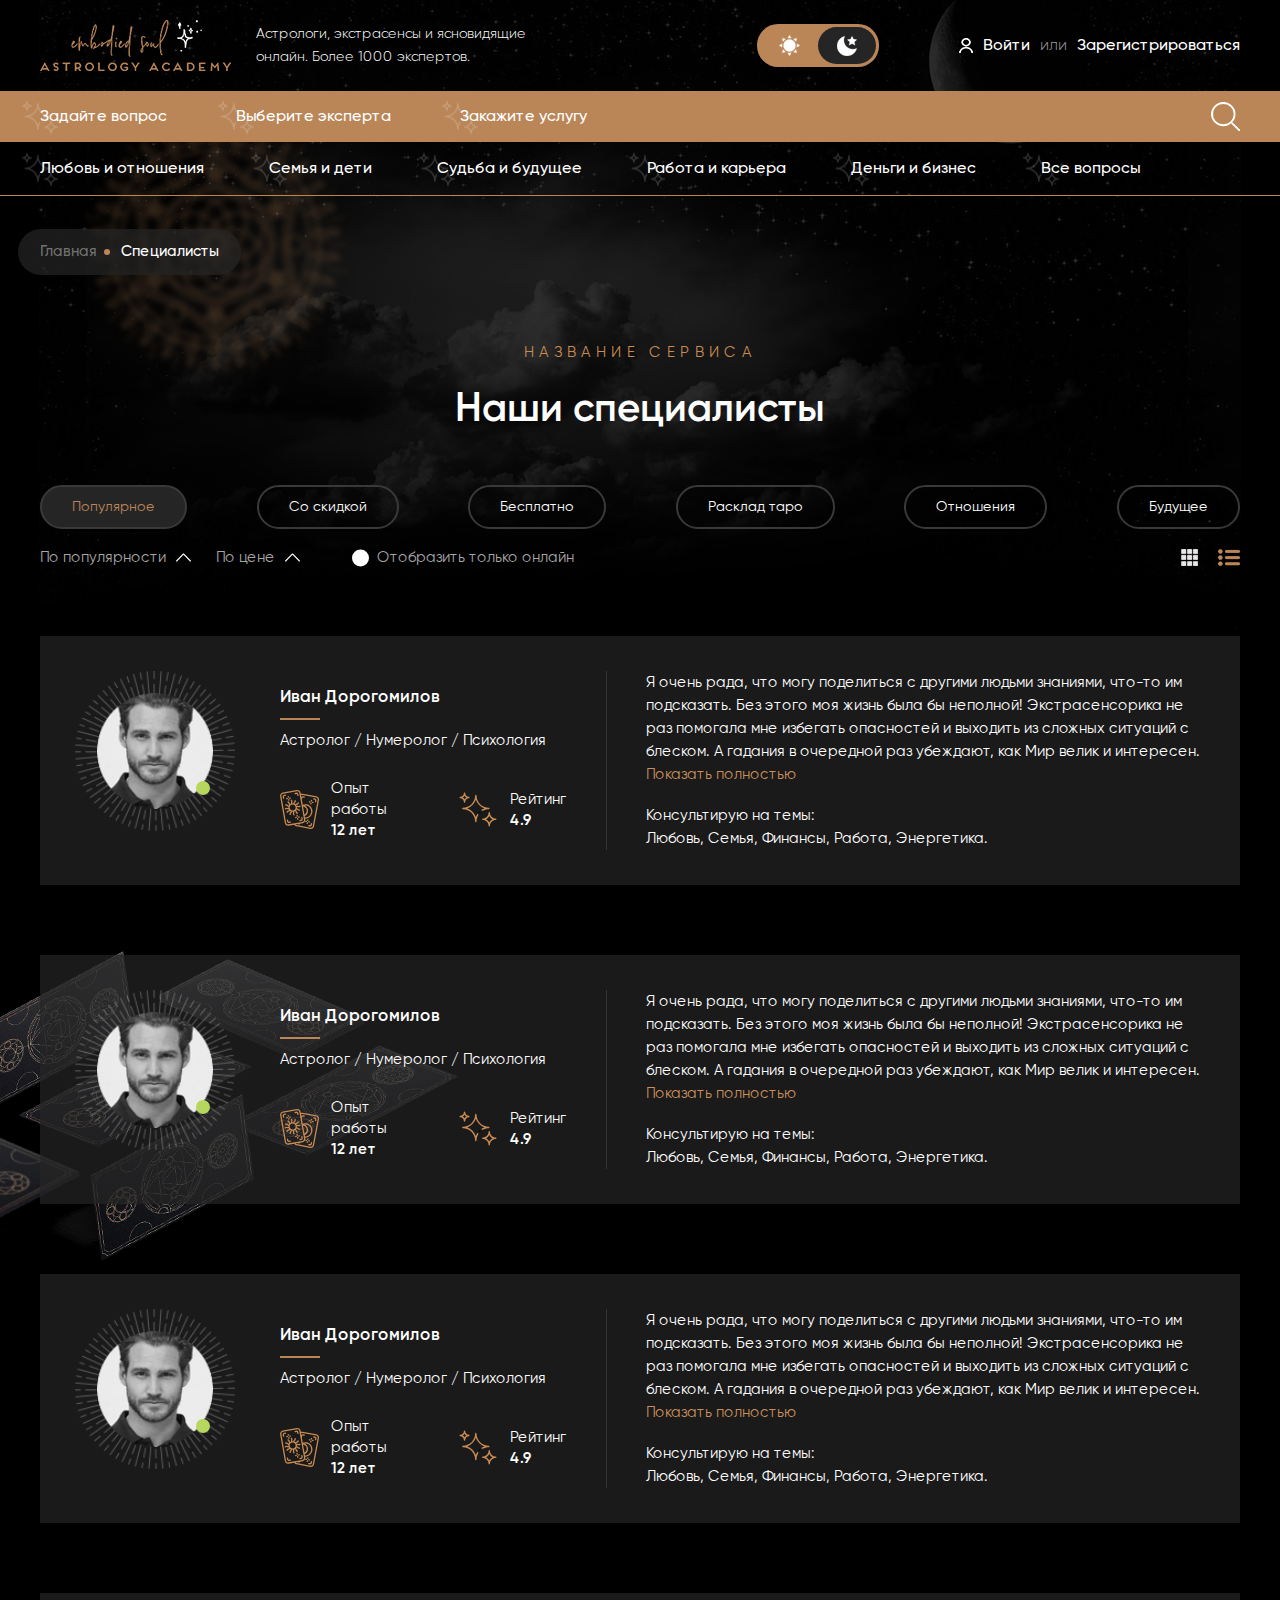
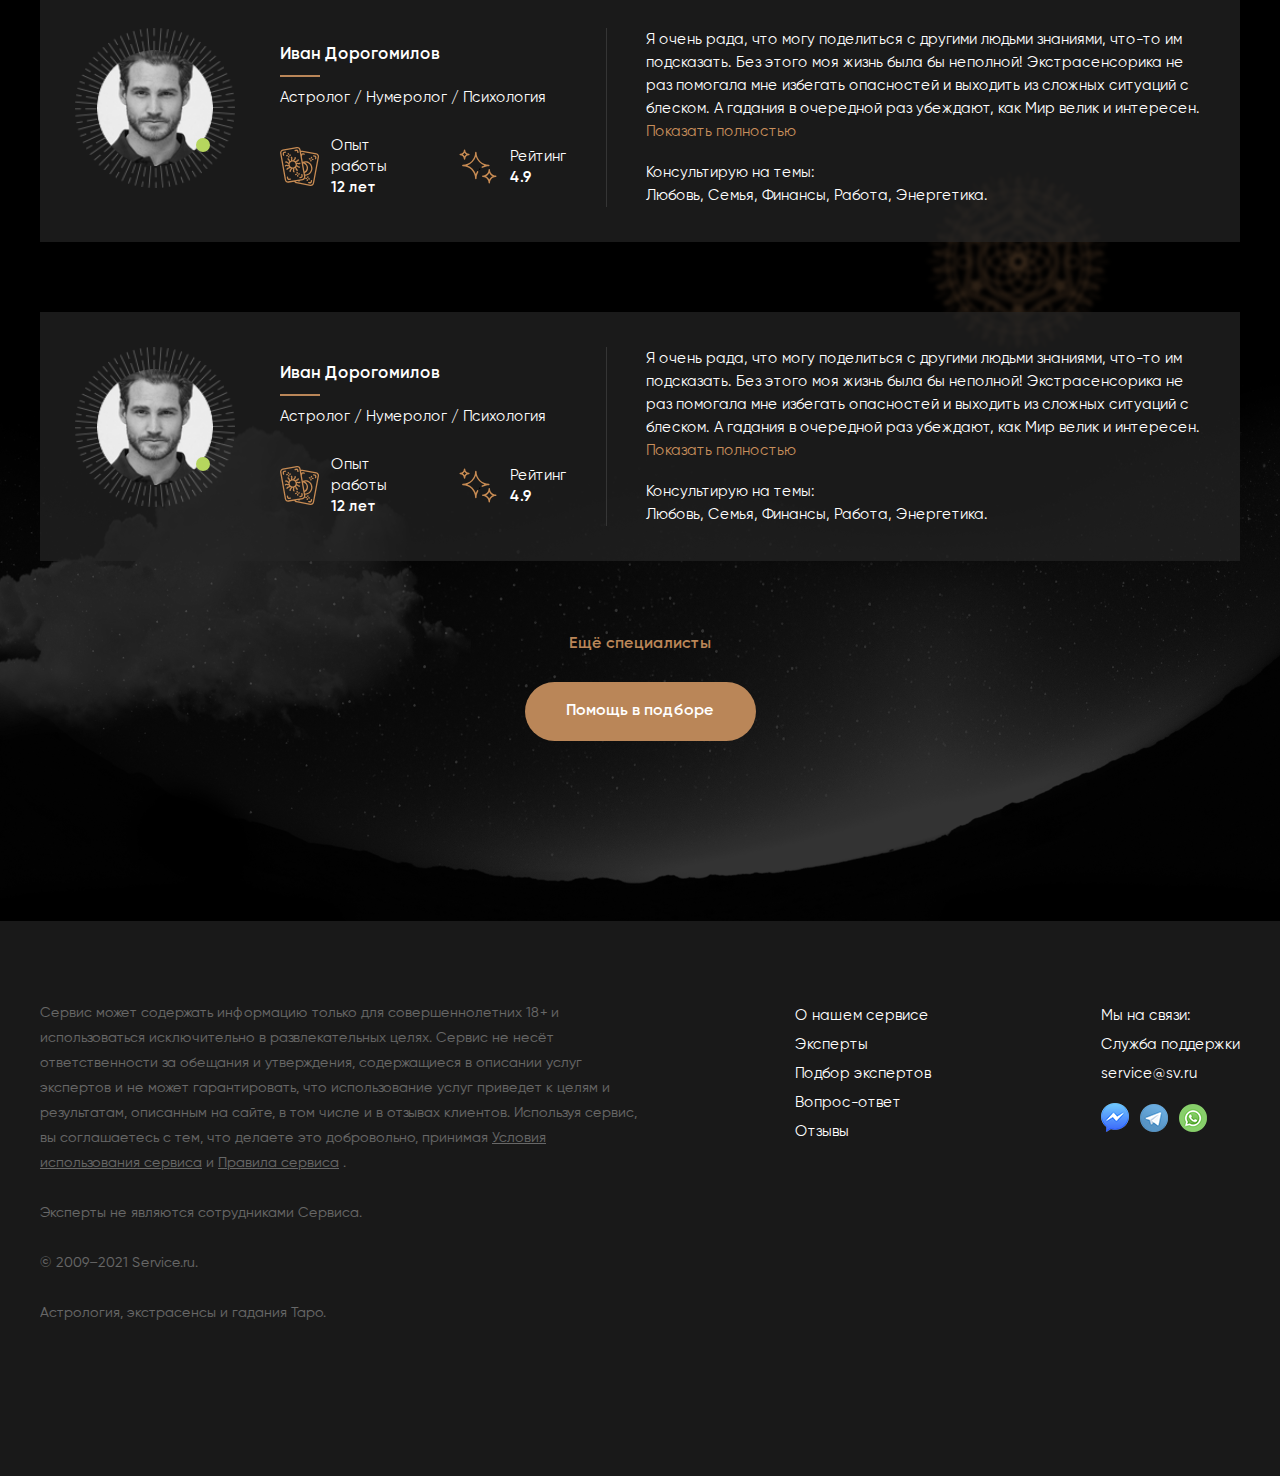
<file: experts.html>
<!DOCTYPE html>
<html lang="en">

<head>
    <meta charset="UTF-8">
    <meta http-equiv="X-UA-Compatible" content="IE=edge">
    <meta name="viewport" content="width=device-width, initial-scale=1.0">
    <title>Специалисты общая</title>
    <link rel="stylesheet" href="css/bootstrap.min.css">
    <link rel="stylesheet" href="css/swiper-bundle.min.css">
    <link rel="stylesheet" href="css/style.css">
</head>

<body>
    <div class="wrapper">
        <div class="content">
            <header class='header'>
                <div class='header-top'>
                    <div class="container">
                        <div class="header-top__inner">
                            <div class="header-top__left">
                                <a href="index.html" class="header__logo">
                                    <img src="images/logo.png" alt="">
                                </a>
                                <span class="header-top__hint">Астрологи, экстрасенсы и ясновидящие <br>                                    онлайн. Более 1000 экспертов.</span>
                            </div>
                            <div class="header-top__right">
                                <div class="header__theme-toggler header__theme-toggler--dark">
                                    <button class="header__theme-toggler-light">
                                        <img src="images/sun.png" alt="">
                                    </button>
                                    <button class="header__theme-toggler-dark">
                                        <img src="images/moon.png" alt="">
                                    </button>
                                </div>
                                <div class="header-top__links">
                                    <img src="images/user.png" alt="" class="header-top__links-icon">
                                    <a href="" class="header-top__links-item">Войти</a>
                                    <span class="header-top__links-separate">или</span>
                                    <a href="" class="header-top__links-item">Зарегистрироваться</a>
                                </div>
                                <button class="header__burger">
                                    <span></span>
                                </button>
                            </div>

                        </div>
                    </div>
                </div>
                <div class="header__mob-nav">
                    <div class='header-center'>
                        <div class="container">
                            <div class="header-center__inner">
                                <div class="header-center__left">
                                    <a href="" class="header-center__link">
                                        <img src="images/star.png" alt=""> Задайте вопрос
                                    </a>
                                    <a href="" class="header-center__link">
                                        <img src="images/star.png" alt=""> Выберите эксперта
                                    </a>
                                    <a href="" class="header-center__link">
                                        <img src="images/star.png" alt=""> Закажите услугу
                                    </a>
                                </div>
                                <div class="header-center__right">
                                    <div class="header__search">
                                        <input type="text" class="header__search">
                                    </div>
                                    <button class="header__search-btn">
                                        <img src="images/search.png" alt="">
                                    </button>
                                </div>
                            </div>
                        </div>
                    </div>
                    <div class='header-bottom'>
                        <div class="container">
                            <div class="header-bottom__inner">
                                <a href="" class="header-bottom__link">
                                    <img src="images/star.png" alt=""> Любовь и отношения
                                </a>
                                <a href="" class="header-bottom__link">
                                    <img src="images/star.png" alt=""> Семья и дети
                                </a>
                                <a href="" class="header-bottom__link">
                                    <img src="images/star.png" alt=""> Судьба и будущее
                                </a>
                                <a href="" class="header-bottom__link">
                                    <img src="images/star.png" alt=""> Работа и карьера
                                </a>
                                <a href="" class="header-bottom__link">
                                    <img src="images/star.png" alt=""> Деньги и бизнес
                                </a>
                                <a href="" class="header-bottom__link">
                                    <img src="images/star.png" alt=""> Все вопросы
                                </a>
                            </div>
                        </div>
                    </div>
                </div>

            </header>

            <section class='breadcrumbs'>
                <div class='container'>
                    <div class='breadcrumbs__inner'>
                        <div class="breadcrumbs__items">
                            <a href="" class="breadcrumbs__item">Главная</a>
                            <span class="breadcrumbs__item">Специалисты</span>
                        </div>

                    </div>
                </div>
            </section>

            <section class='experts services experts-all'>
                <img src="images/sky4.png" alt="" class="services__bg">
                <div class='container'>
                    <p class="experts__subtitle subtitle">НАЗВАНИЕ СЕРВИСА</p>
                    <h2 class="experts__title">Наши специалисты</h2>
                    <div class="experts__tabs">
                        <div class="experts__tab experts__tab--active" data-tab-path="1">Популярное</div>
                        <div class="experts__tab" data-tab-path="2">Со скидкой</div>
                        <div class="experts__tab" data-tab-path="3">Бесплатно</div>
                        <div class="experts__tab" data-tab-path="4">Расклад таро</div>
                        <div class="experts__tab" data-tab-path="5">Отношения</div>
                        <div class="experts__tab" data-tab-path="6">Будущее</div>
                    </div>
                    <div class="services__filter">
                        <div class="services__filter-left">
                            <div class="services__filter-item">
                                <span>По популярности</span>
                                <svg width="15" height="15" viewBox="0 0 15 15" fill="none" xmlns="http://www.w3.org/2000/svg">
                                    <g  clip-path="url(#clip0)">
                                    <path d="M3.62065 7.0885L10.5586 0.169747C10.7859 -0.0568047 11.1539 -0.0564238 11.3809 0.170919C11.6076 0.398233 11.607 0.766464 11.3797 0.993191L4.85472 7.50015L11.3799 14.0071C11.6072 14.2338 11.6078 14.6018 11.3811 14.8292C11.2673 14.9431 11.1183 15.0001 10.9693 15.0001C10.8206 15.0001 10.6722 14.9435 10.5586 14.8303L3.62065 7.91177C3.51117 7.80284 3.44974 7.6546 3.44974 7.50015C3.44974 7.3457 3.51135 7.19763 3.62065 7.0885Z" fill="#fff"/>
                                    </g>
                                    <defs>
                                    <clipPath id="clip0">
                                    <rect width="15" height="15" fill="white" transform="matrix(-1 0 0 1 15 0)"/>
                                    </clipPath>
                                    </defs>
                                </svg>
                            </div>
                            <div class="services__filter-item">
                                <span>По цене</span>
                                <svg width="15" height="15" viewBox="0 0 15 15" fill="none" xmlns="http://www.w3.org/2000/svg">
                                    <g  clip-path="url(#clip0)">
                                    <path d="M3.62065 7.0885L10.5586 0.169747C10.7859 -0.0568047 11.1539 -0.0564238 11.3809 0.170919C11.6076 0.398233 11.607 0.766464 11.3797 0.993191L4.85472 7.50015L11.3799 14.0071C11.6072 14.2338 11.6078 14.6018 11.3811 14.8292C11.2673 14.9431 11.1183 15.0001 10.9693 15.0001C10.8206 15.0001 10.6722 14.9435 10.5586 14.8303L3.62065 7.91177C3.51117 7.80284 3.44974 7.6546 3.44974 7.50015C3.44974 7.3457 3.51135 7.19763 3.62065 7.0885Z" fill="#fff"/>
                                    </g>
                                    <defs>
                                    <clipPath id="clip0">
                                    <rect width="15" height="15" fill="white" transform="matrix(-1 0 0 1 15 0)"/>
                                    </clipPath>
                                    </defs>
                                </svg>
                            </div>
                        </div>
                        <div class="services__filter-online">
                            <input type='checkbox' class='checkbox' id='online' />
                            <label for='online'>Отобразить только онлайн</label>
                        </div>
                        <div class="services__filter-buttons">
                            <button class="services__filter-btn services__filter-btn--col"><img src="images/filter1.png" alt=""></button>
                            <button class="services__filter-btn services__filter-btn--row"><img src="images/filter2.png" alt=""></button>
                        </div>
                    </div>
                    <div class="experts__contents">
                        <div class="experts__content experts__content--active" data-content-path="1">
                            <div class="experts-all__item">
                                <div class="experts-all__item-inner">
                                    <div class="experts-all__item-left">
                                        <div class="experts-all__item-img">
                                            <img src="images/man.png" alt="">
                                            <i></i>
                                        </div>
                                        <div>
                                            <a href="" class="experts-all__item-name">Иван Дорогомилов</a>
                                            <div class="experts-all__item-profession">Астролог / Нумеролог / Психология</div>
                                            <div class="experts-all__item-info">
                                                <div class="experts-all__item-info-item">
                                                    <svg width="39" height="39" viewBox="0 0 511 511.67684" xmlns="http://www.w3.org/2000/svg"><path d="m133.160156 414.226562-15.75 2.78125c-4.066406.71875-7.945312-1.992187-8.664062-6.058593l-2.78125-15.761719c-.472656-3.054688-2.558594-5.621094-5.460938-6.699219-2.898437-1.078125-6.152344-.5-8.507812 1.503907-2.355469 2.007812-3.4375 5.132812-2.832032 8.164062l2.773438 15.761719c2.085938 11.710937 12.261719 20.25 24.15625 20.277343 1.429688-.003906 2.859375-.128906 4.265625-.375l15.761719-2.785156c3.003906-.527344 5.496094-2.621094 6.539062-5.488281 1.039063-2.863281.476563-6.070313-1.484375-8.402344-1.960937-2.335937-5.019531-3.449219-8.023437-2.917969zm0 0"></path><path d="m297.871094 377.574219-2.773438-15.761719c-.53125-3-2.621094-5.492188-5.488281-6.535156-2.867187-1.042969-6.070313-.476563-8.40625 1.484375-2.335937 1.960937-3.445313 5.019531-2.914063 8.023437l2.773438 15.75c.34375 1.953125-.097656 3.960938-1.230469 5.582032-1.136719 1.625-2.871093 2.730468-4.820312 3.070312l-15.761719 2.792969c-4.339844.785156-7.363281 4.746093-6.980469 9.136719.382813 4.394531 4.046875 7.769531 8.457031 7.792968.5.003906 1-.039062 1.492188-.128906l15.753906-2.78125c6.410156-1.128906 12.105469-4.757812 15.839844-10.089844 3.730469-5.328125 5.191406-11.925781 4.058594-18.335937zm0 0"></path><path d="m199.679688 54.171875 15.757812-2.78125c1.953125-.355469 3.964844.089844 5.582031 1.234375 1.625 1.136719 2.730469 2.871094 3.074219 4.824219l2.78125 15.757812c.71875 4.074219 4.253906 7.042969 8.386719 7.050781.5 0 1-.042968 1.492187-.128906 2.230469-.394531 4.214844-1.65625 5.511719-3.511718 1.296875-1.855469 1.804687-4.148438 1.410156-6.378907l-2.773437-15.75c-2.378906-13.335937-15.089844-22.230469-28.433594-19.902343l-15.761719 2.773437c-3 .53125-5.492187 2.625-6.535156 5.488281-1.042969 2.867188-.476563 6.070313 1.484375 8.40625 1.960938 2.335938 5.019531 3.449219 8.023438 2.917969zm0 0"></path><path d="m57.785156 79.207031 15.761719-2.746093c4.640625-.820313 7.742187-5.25 6.921875-9.890626-.820312-4.644531-5.25-7.742187-9.890625-6.921874l-15.753906 2.78125c-13.335938 2.371093-22.238281 15.089843-19.898438 28.433593l2.773438 15.761719c.71875 4.074219 4.257812 7.046875 8.394531 7.046875.503906 0 1-.042969 1.496094-.125 2.226562-.394531 4.210937-1.65625 5.507812-3.511719 1.296875-1.855468 1.804688-4.148437 1.410156-6.378906l-2.78125-15.761719c-.34375-1.949219.101563-3.960937 1.238282-5.582031 1.136718-1.621094 2.871094-2.726562 4.820312-3.070312zm0 0"></path><path d="m186.398438 303.617188c2.253906-6.777344 2.441406-14.074219.539062-20.957032 3.84375-1.5625 7.5-3.546875 10.90625-5.914062 3.136719 2.761718 5.210938 6.53125 5.863281 10.65625 4.410157 18.46875 16.527344 24.347656 22.988281 24.910156.253907.011719.507813.011719.757813 0 4.457031.015625 8.203125-3.34375 8.671875-7.773438.238281-2.230468-.429688-4.460937-1.855469-6.195312-1.421875-1.730469-3.480469-2.820312-5.714843-3.019531-.230469-.050781-5.691407-1.214844-8.25-11.949219-1.445313-7.015625-4.945313-13.445312-10.054688-18.464844.597656-.757812 1.222656-1.484375 1.777344-2.289062 1.804687-2.605469 3.390625-5.359375 4.734375-8.234375 4.105469.8125 7.796875 3.042969 10.429687 6.300781 5.988282 7.097656 14.683594 11.363281 23.96875 11.75 2.886719.035156 5.746094-.546875 8.386719-1.707031 4.300781-2.007813 6.199219-7.085938 4.269531-11.417969-.910156-2.054688-2.601562-3.65625-4.703125-4.445312-2.101562-.789063-4.433593-.703126-6.46875.246093-.203125.085938-5.539062 1.792969-13.097656-6.195312-4.757813-5.34375-10.996094-9.15625-17.921875-10.949219.578125-4.105469.699219-8.265625.359375-12.398438 3.953125-1.328124 8.242187-1.238281 12.132813.257813 18.238281 5.410156 29.355468-2.144531 33.066406-7.460937 2.742187-3.878907 1.859375-9.238282-1.976563-12.039063-1.816406-1.320313-4.082031-1.855469-6.292969-1.488281-2.214843.367187-4.1875 1.605468-5.476562 3.441406-.160156.171875-3.90625 4.320312-14.445312 1.1875-6.78125-2.25-14.078126-2.441406-20.96875-.546875-1.5625-3.832031-3.550782-7.476563-5.921876-10.871094 2.757813-3.15625 6.535157-5.242187 10.675782-5.886719 18.464844-4.414062 24.347656-16.53125 24.910156-22.988281.425781-4.730469-3.019531-8.929687-7.742188-9.429687-2.226562-.230469-4.453124.441406-6.183593 1.863281s-2.820313 3.476563-3.03125 5.703125c0 .230469-1.210938 5.695312-11.945313 8.253906-7.027344 1.441406-13.460937 4.949219-18.484375 10.070313-3.257812-2.542969-6.785156-4.722657-10.511719-6.503907.808594-4.117187 3.039063-7.816406 6.304688-10.453124 13.78125-13.046876 12.800781-26.453126 10.078125-32.359376-2.007813-4.292968-7.085937-6.191406-11.417969-4.265624-2.050781.910156-3.652344 2.601562-4.441406 4.703124-.789062 2.101563-.703125 4.429688.242188 6.464844.078124.214844 1.800781 5.53125-6.195313 13.101563-5.34375 4.753906-9.160156 10.992187-10.957031 17.917969-4.101563-.574219-8.257813-.691407-12.390625-.355469-1.285157-3.949219-1.164063-8.226563.351562-12.09375 5.410157-18.203125-2.140625-29.347657-7.457031-33.066407-3.882812-2.730468-9.238281-1.851562-12.042969 1.980469-1.320312 1.8125-1.855469 4.078125-1.488281 6.292969.367188 2.210938 1.609375 4.183594 3.445312 5.472656.179688.15625 4.324219 3.902344 1.183594 14.449219-2.25 6.78125-2.4375 14.074219-.542968 20.964844-3.84375 1.558593-7.496094 3.539062-10.898438 5.90625-3.136719-2.761719-5.210938-6.53125-5.863281-10.660157-4.410157-18.464843-16.527344-24.34375-22.988281-24.90625-4.730469-.429687-8.925782 3.015626-9.429688 7.738282-.238281 2.230468.429688 4.460937 1.851562 6.195312 1.425782 1.730469 3.484376 2.820313 5.71875 3.019532.230469 0 5.691407 1.210937 8.25 11.949218 1.453126 7 4.960938 13.410156 10.070313 18.414063-.597656.765625-1.21875 1.492187-1.773437 2.296875-1.808594 2.605468-3.394532 5.359375-4.738282 8.234375-4.105468-.820313-7.792968-3.046875-10.425781-6.300781-13.039063-13.769532-26.453125-12.796876-32.359375-10.078126-4.296875 2.007813-6.195312 7.085938-4.265625 11.417969.90625 2.054688 2.601563 3.652344 4.703125 4.445313 2.101562.789062 4.429688.699218 6.464844-.246094.214844-.078125 5.539062-1.78125 13.097656 6.195312 4.757812 5.351563 10.996094 9.171876 17.921875 10.984376-.566406 4.097656-.683594 8.246093-.351563 12.371093-3.949218 1.328125-8.242187 1.234375-12.132812-.265625-18.203125-5.425781-29.347656 2.136719-33.066406 7.453125-1.867188 2.601563-2.128906 6.027344-.683594 8.886719 1.441406 2.859375 4.359375 4.679688 7.5625 4.722656 2.703125.003906 5.234375-1.320312 6.773438-3.542968.164062-.167969 3.898437-4.316407 14.449218-1.183594 6.78125 2.25 14.078125 2.4375 20.964844.535156 1.554688 3.84375 3.535156 7.5 5.90625 10.898438-2.757812 3.144531-6.527344 5.222656-10.660156 5.871093-18.457032 4.410157-24.335938 16.519531-24.90625 22.980469-.433594 4.730469 3.007812 8.929688 7.730468 9.4375h.792969c4.367188.066406 8.046875-3.25 8.429688-7.601562.042969-.230469 1.210937-5.695313 11.949219-8.253907 7.011718-1.441406 13.4375-4.941406 18.457031-10.050781.765625.597656 1.492187 1.21875 2.292969 1.773438 2.609374 1.808593 5.363281 3.394531 8.234374 4.746093-.808593 4.101563-3.039062 7.792969-6.296874 10.417969-13.789063 13.046875-12.800782 26.453125-10.078126 32.359375 1.445313 3.078125 4.535157 5.050781 7.9375 5.066406 1.203126 0 2.390626-.261719 3.480469-.765625 2.050781-.910156 3.648438-2.605468 4.441407-4.707031.789062-2.097656.699218-4.429687-.242188-6.464844-.078125-.222656-1.800781-5.539062 6.195312-13.097656 5.347657-4.757813 9.160157-10.992187 10.957032-17.921875 2.542968.375 5.109375.570312 7.679687.589844 1.535157 0 3.089844-.28125 4.640625-.410156 1.421875 4 1.355469 8.378906-.1875 12.332031-5.410156 18.203125 2.144532 29.347656 7.460938 33.066406 1.476562 1.03125 3.238281 1.582031 5.042968 1.578125 2.769532.027344 5.378907-1.300781 6.988282-3.558594 1.320312-1.8125 1.859375-4.082031 1.492187-6.292968-.363281-2.214844-1.605469-4.191407-3.4375-5.480469-.207031-.078125-4.351562-3.816407-1.214843-14.363281zm-59.519532-66.320313c0-.164063 0-.308594-.074218-.46875-2.976563-17.527344 6.136718-34.875 22.253906-42.375 16.117187-7.496094 35.257812-3.285156 46.746094 10.28125.078124.109375.144531.21875.230468.332031 4.375 5.207032 7.316406 11.464844 8.53125 18.15625 0 .15625 0 .308594.070313.460938 3.578125 21.308594-10.625 41.539062-31.882813 45.40625l-.425781.070312c-21.316406 3.605469-41.570313-10.59375-45.449219-31.863281zm0 0"></path><path d="m477.132812 82.578125-181.300781-33.867187c-7.75-1.480469-15.761719-.761719-23.125 2.070312l-2.738281-15.527344c-1.96875-11.144531-8.28125-21.050781-17.550781-27.542968-9.273438-6.488282-20.742188-9.027344-31.882813-7.0625l-184.945312 32.640624c-11.144532 1.96875-21.050782 8.28125-27.539063 17.550782-6.488281 9.269531-9.03125 20.738281-7.0625 31.882812l61.839844 350.429688c3.605469 20.351562 21.257813 35.203125 41.925781 35.269531 2.515625-.003906 5.03125-.226563 7.507813-.667969l73.566406-12.976562c5.992187 11.628906 17.011719 19.84375 29.867187 22.269531l181.410157 33.878906c2.636719.5 5.3125.75 7.996093.75 20.492188-.0625 38.03125-14.71875 41.734376-34.875l64.429687-344.386719c2.089844-11.136718-.332031-22.644531-6.734375-31.992187s-16.261719-15.765625-27.398438-17.835937zm-150 276.625-3.011718-17.066406c19.902344-9.515625 34.699218-27.195313 40.5625-48.460938 5.867187-21.265625 2.222656-44.03125-9.988282-62.402343-8.199218-12.371094-19.972656-21.941407-33.75-27.445313 8.4375-1.382813 17.054688-1.292969 25.464844.265625 39.800782 8.5 66.496094 46.019531 61.476563 86.40625-5.019531 40.390625-40.082031 70.238281-80.753907 68.738281zm-22.957031-142.601563c14.871094 2.789063 27.972657 11.496094 36.300781 24.125 8.992188 13.566407 12 30.238282 8.308594 46.085938-3.691406 15.851562-13.753906 29.480469-27.8125 37.675781l-19.054687-108.175781c.75.09375 1.507812.152344 2.257812.289062zm-194.875 234.335938c-13.921875 2.457031-27.199219-6.832031-29.660156-20.753906l-61.84375-350.429688c-2.453125-13.921875 6.84375-27.195312 20.761719-29.652344l184.9375-32.640624c1.484375-.261719 2.992187-.394532 4.503906-.394532 12.402344.027344 23.003906 8.941406 25.15625 21.15625l61.839844 350.421875c1.183594 6.683594-.34375 13.566407-4.234375 19.128907-3.894531 5.5625-9.839844 9.351562-16.527344 10.53125zm385.179688-321.707031-64.402344 344.457031c-1.207031 6.683594-5.03125 12.605469-10.628906 16.453125-5.597657 3.84375-12.5 5.296875-19.167969 4.027344l-181.421875-33.878907c-5.726563-1.140624-10.878906-4.230468-14.582031-8.746093l25.753906-4.546875c1.464844.613281 2.988281 1.082031 4.546875 1.398437l15.539063 2.902344c.519531.097656 1.042968.144531 1.570312.144531 4.105469-.003906 7.625-2.929687 8.382812-6.964844.152344-.917968.152344-1.855468 0-2.773437l37.203126-6.570313c23.191406-4.117187 38.675781-26.234374 34.601562-49.433593l-1.644531-9.300781c.554687 0 1.117187.117187 1.707031.117187 48.617188-.972656 88.761719-38.28125 93.296875-86.695313 4.53125-48.417968-27.988281-92.527343-75.582031-102.511718-17.433594-3.183594-35.410156-1.269532-51.78125 5.511718l-11.945313-67.796874c1.386719-1.234376 2.332031-2.886719 2.6875-4.710938l2.902344-15.53125c.746094-3.941406 4.539063-6.535156 8.480469-5.800781l15.53125 2.898437c4.617187.832032 9.039062-2.21875 9.902344-6.832031.859374-4.609375-2.164063-9.054687-6.769532-9.941406l-15.53125-2.902344c-8.742187-1.605469-17.660156 1.707031-23.238281 8.625l-3.992187-22.613281c5.109374-2.832032 11.046874-3.796875 16.792968-2.738282l181.324219 33.878907c6.679687 1.242187 12.585937 5.085937 16.429687 10.6875 3.839844 5.601562 5.296876 12.5 4.050782 19.179687zm0 0"></path><path d="m414.324219 432.496094c-4.632813-.863282-9.085938 2.195312-9.949219 6.828125l-2.910156 15.527343c-.746094 3.9375-4.53125 6.53125-8.472656 5.804688l-15.539063-2.902344c-4.617187-.832031-9.042969 2.21875-9.902344 6.832032-.859375 4.613281 2.164063 9.054687 6.769531 9.945312l15.53125 2.902344c1.492188.28125 3.003907.421875 4.523438.425781 11.707031-.019531 21.742188-8.367187 23.894531-19.875l2.910157-15.53125c.414062-2.226563-.074219-4.53125-1.359376-6.402344-1.285156-1.867187-3.261718-3.144531-5.496093-3.554687zm0 0"></path><path d="m458.316406 111.207031-15.53125-2.902343c-4.617187-.832032-9.042968 2.222656-9.902344 6.832031-.863281 4.613281 2.164063 9.054687 6.769532 9.945312l15.53125 2.902344c3.941406.742187 6.539062 4.539063 5.800781 8.480469l-2.898437 15.53125c-.417969 2.226562.066406 4.527344 1.347656 6.394531s3.25 3.148437 5.476562 3.566406c.523438.09375 1.050782.140625 1.578125.144531 4.109375-.003906 7.628907-2.933593 8.382813-6.972656l2.898437-15.53125c2.453125-13.207031-6.25-25.910156-19.453125-28.390625zm0 0"></path><path d="m410.554688 151.792969c.515624.09375 1.042968.140625 1.570312.144531 4.105469-.003906 7.628906-2.933594 8.378906-6.972656l1.449219-7.765625c.832031-4.617188-2.21875-9.039063-6.832031-9.902344-4.609375-.859375-9.054688 2.164063-9.941406 6.769531l-1.453126 7.765625c-.414062 2.226563.070313 4.527344 1.351563 6.394531 1.277344 1.867188 3.25 3.152344 5.476563 3.566407zm0 0"></path><path d="m402.070312 157.59375c.417969-2.226562-.066406-4.523438-1.347656-6.394531-1.28125-1.867188-3.25-3.148438-5.476562-3.5625l-7.757813-1.449219c-3.003906-.582031-6.09375.492188-8.089843 2.8125-1.996094 2.320312-2.59375 5.535156-1.570313 8.417969 1.023437 2.886719 3.515625 5 6.527344 5.542969l7.757812 1.453124c.519531.097657 1.050781.144532 1.578125.144532 4.105469-.003906 7.625-2.929688 8.378906-6.964844zm0 0"></path><path d="m407.890625 166.058594c-2.226563-.414063-4.523437.070312-6.394531 1.351562-1.867188 1.28125-3.148438 3.25-3.5625 5.476563l-1.460938 7.757812c-.414062 2.226563.070313 4.523438 1.351563 6.394531 1.28125 1.867188 3.25 3.148438 5.476562 3.5625.519531.101563 1.046875.152344 1.578125.152344 4.105469-.003906 7.625-2.925781 8.378906-6.960937l1.460938-7.765625c.417969-2.226563-.066406-4.53125-1.347656-6.398438-1.28125-1.871094-3.25-3.15625-5.480469-3.570312zm0 0"></path><path d="m434.082031 154.898438-7.777343-1.449219c-4.617188-.835938-9.039063 2.21875-9.898438 6.832031-.863281 4.609375 2.160156 9.054688 6.769531 9.941406l7.765625 1.453125c.519532.09375 1.046875.140625 1.578125.144531 4.40625-.003906 8.085938-3.363281 8.492188-7.75.402343-4.386718-2.597657-8.363281-6.929688-9.171874zm0 0"></path><path d="m109.140625 102.511719c.496094 0 .992187-.042969 1.484375-.128907 2.230469-.390624 4.214844-1.652343 5.515625-3.507812 1.296875-1.855469 1.808594-4.152344 1.414063-6.382812l-1.390626-7.875c-.921874-4.535157-5.289062-7.511719-9.847656-6.707032-4.554687.804688-7.640625 5.09375-6.957031 9.667969l1.382813 7.875c.71875 4.078125 4.257812 7.054687 8.398437 7.058594zm0 0"></path><path d="m88.285156 122.445312c.496094 0 .992188-.042968 1.484375-.128906l7.875-1.390625c3.003907-.527343 5.496094-2.617187 6.542969-5.480469 1.042969-2.863281.480469-6.066406-1.476562-8.40625-1.960938-2.335937-5.015626-3.449218-8.019532-2.921874l-7.882812 1.390624c-4.363282.761719-7.414063 4.734376-7.03125 9.144532.386718 4.410156 4.078125 7.796875 8.507812 7.792968zm0 0"></path><path d="m113.226562 117.09375c-2.230468.394531-4.210937 1.65625-5.507812 3.511719-1.300781 1.855469-1.808594 4.152343-1.414062 6.378906l1.394531 7.878906c.71875 4.074219 4.257812 7.042969 8.394531 7.046875.5.003906 1-.039062 1.492188-.128906 4.640624-.816406 7.738281-5.242188 6.921874-9.878906l-1.390624-7.886719c-.394532-2.230469-1.65625-4.210937-3.511719-5.507813-1.855469-1.300781-4.148438-1.808593-6.378907-1.414062zm0 0"></path><path d="m127.683594 115.492188c.496094 0 .992187-.042969 1.484375-.128907l7.882812-1.390625c3.003907-.527344 5.496094-2.621094 6.539063-5.484375 1.042968-2.867187.480468-6.070312-1.480469-8.40625-1.957031-2.335937-5.015625-3.449219-8.019531-2.921875l-7.875 1.390625c-4.359375.765625-7.410156 4.734375-7.027344 9.144531.378906 4.410157 4.070312 7.792969 8.496094 7.796876zm0 0"></path><path d="m223.09375 325.222656c-2.230469.394532-4.210938 1.65625-5.507812 3.511719-1.300782 1.855469-1.808594 4.148437-1.414063 6.378906l1.390625 7.875c.71875 4.078125 4.253906 7.050781 8.390625 7.058594.5 0 1-.042969 1.492187-.136719 4.640626-.820312 7.738282-5.242187 6.921876-9.882812l-1.390626-7.882813c-.820312-4.640625-5.242187-7.738281-9.882812-6.921875zm0 0"></path><path d="m211.503906 351.652344-7.882812 1.390625c-4.339844.785156-7.363282 4.746093-6.980469 9.136719.382813 4.394531 4.046875 7.769531 8.457031 7.792968.5.003906 1-.039062 1.492188-.128906l7.875-1.390625c4.535156-.917969 7.511718-5.285156 6.710937-9.84375-.804687-4.558594-5.09375-7.644531-9.671875-6.957031zm0 0"></path><path d="m230.039062 364.628906c-4.636718.820313-7.734374 5.242188-6.917968 9.882813l1.398437 7.886719c.71875 4.070312 4.253907 7.039062 8.386719 7.046874.5 0 1-.042968 1.492188-.128906 2.238281-.390625 4.226562-1.660156 5.523437-3.523437 1.300781-1.863281 1.804687-4.164063 1.398437-6.398438l-1.390624-7.878906c-.835938-4.628906-5.257813-7.707031-9.890626-6.886719zm0 0"></path><path d="m260.792969 351.617188c-.390625-2.230469-1.65625-4.210938-3.511719-5.507813-1.851562-1.300781-4.148438-1.808594-6.378906-1.414063l-7.882813 1.390626c-4.359375.765624-7.414062 4.738281-7.027343 9.148437.382812 4.410156 4.074218 7.792969 8.503906 7.792969.5 0 1-.046875 1.492187-.136719l7.875-1.390625c2.230469-.394531 4.214844-1.652344 5.511719-3.507812 1.300781-1.851563 1.8125-4.144532 1.417969-6.375zm0 0"></path><path d="m362.664062 408.046875c.519532.097656 1.042969.148437 1.570313.144531 4.105469-.003906 7.625-2.925781 8.378906-6.960937l1.453125-7.773438c.832032-4.617187-2.222656-9.042969-6.832031-9.902343-4.613281-.863282-9.054687 2.164062-9.945313 6.769531l-1.449218 7.765625c-.417969 2.226562.066406 4.527344 1.347656 6.394531s3.25 3.148437 5.476562 3.5625zm0 0"></path><path d="m354.132812 413.851562c.859376-4.632812-2.195312-9.085937-6.828124-9.949218l-7.765626-1.453125c-4.550781-.699219-8.839843 2.339843-9.6875 6.867187-.84375 4.53125 2.058594 8.910156 6.554688 9.902344l7.765625 1.449219c.519531.097656 1.042969.148437 1.570313.144531 4.109374 0 7.632812-2.925781 8.390624-6.960938zm0 0"></path><path d="m359.976562 422.332031c-2.226562-.414062-4.527343.070313-6.394531 1.351563-1.867187 1.277344-3.148437 3.25-3.5625 5.476562l-1.460937 7.765625c-.414063 2.226563.070312 4.523438 1.351562 6.394531 1.277344 1.867188 3.25 3.148438 5.476563 3.5625.519531.09375 1.046875.144532 1.578125.144532 4.105468-.003906 7.625-2.929688 8.378906-6.960938l1.453125-7.765625c.417969-2.226562-.066406-4.527343-1.34375-6.398437-1.28125-1.867188-3.25-3.152344-5.476563-3.570313zm0 0"></path><path d="m368.449219 416.53125c-.859375 4.632812 2.195312 9.085938 6.828125 9.949219l7.765625 1.449219c.519531.101562 1.046875.148437 1.578125.144531 4.40625-.003907 8.082031-3.363281 8.484375-7.75.402343-4.390625-2.601563-8.359375-6.929688-9.171875l-7.765625-1.449219c-2.226562-.417969-4.527344.070313-6.394531 1.351563-1.867187 1.277343-3.152344 3.25-3.566406 5.476562zm0 0"></path></svg>
                                                    <div>
                                                        <span>Опыт работы</span>
                                                        <strong>12 лет</strong>
                                                    </div>
                                                </div>
                                                <div class="experts-all__item-info-item">
                                                    <svg width="40" height="37" id="Capa_1" enable-background="new 0 0 512 512" viewBox="0 0 512 512" xmlns="http://www.w3.org/2000/svg"><g><path d="m322 401c44.112 0 80 35.888 80 80 0 5.522 4.478 10 10 10s10-4.478 10-10c0-44.112 35.888-80 80-80 5.522 0 10-4.478 10-10s-4.478-10-10-10c-44.112 0-80-35.888-80-80 0-5.522-4.478-10-10-10s-10 4.478-10 10c0 44.112-35.888 80-80 80-5.522 0-10 4.478-10 10s4.478 10 10 10zm90-56.429c9.816 20.194 26.234 36.612 46.429 46.429-20.194 9.816-36.612 26.234-46.429 46.429-9.816-20.194-26.234-36.612-46.429-46.429 20.195-9.816 36.613-26.234 46.429-46.429z"></path><path d="m10 101c27.57 0 50 22.43 50 50 0 5.522 4.477 10 10 10s10-4.478 10-10c0-27.57 22.43-50 50-50 5.523 0 10-4.478 10-10s-4.477-10-10-10c-27.57 0-50-22.43-50-50 0-5.522-4.477-10-10-10s-10 4.478-10 10c0 27.57-22.43 50-50 50-5.523 0-10 4.478-10 10s4.477 10 10 10zm60-33.976c5.913 9.81 14.166 18.064 23.975 23.976-9.81 5.912-18.063 14.166-23.975 23.976-5.913-9.81-14.166-18.064-23.975-23.976 9.809-5.912 18.062-14.166 23.975-23.976z"></path><circle cx="279" cy="294" r="10"></circle><path d="m305.678 271.194c2.817 4.749 8.954 6.315 13.703 3.496 26.118-15.498 56.07-23.69 86.619-23.69 5.522 0 10-4.478 10-10s-4.478-10-10-10c-93.738 0-170-76.262-170-170 0-5.522-4.477-10-10-10s-10 4.478-10 10c0 93.738-76.262 170-170 170-5.523 0-10 4.478-10 10s4.477 10 10 10c93.738 0 170 76.262 170 170 0 5.522 4.477 10 10 10s10-4.478 10-10c0-30.549 8.192-60.501 23.69-86.619 2.818-4.75 1.253-10.885-3.496-13.703-4.753-2.821-10.886-1.253-13.703 3.496-6.764 11.398-12.282 23.445-16.498 35.931-18.953-55.876-63.24-100.157-119.118-119.105 55.884-18.95 100.175-63.241 119.125-119.125 18.948 55.878 63.229 100.165 119.104 119.118-12.485 4.216-24.532 9.734-35.931 16.498-4.748 2.819-6.314 8.953-3.495 13.703z"></path></g></svg>
                                                    <div>
                                                        <span>Рейтинг</span>
                                                        <strong>4.9</strong>
                                                    </div>
                                                </div>
                                            </div>
                                            <a href="" class="experts-all__item-btn btn btn-outline-white btn-rounded">Подробнее</a>
                                        </div>
                                    </div>
                                    <div class="experts-all__item-right">
                                        <div class="experts-all__item-desc">Я очень рада, что могу поделиться с другими людьми знаниями, что-то им подсказать. Без этого моя жизнь была бы неполной! Экстрасенсорика не раз помогала мне избегать опасностей и выходить из сложных ситуаций с блеском.
                                            А гадания в очередной раз убеждают, как Мир велик и интересен.
                                        </div>
                                        <a href="" class="experts-all__item-link">Показать полностью</a>
                                        <div class="experts-all__item-themes">Консультирую на темы: <br> Любовь, Семья, Финансы, Работа, Энергетика.</div>
                                    </div>
                                </div>
                            </div>
                            <div class="experts-all__item">
                                <div class="experts-all__item-inner">
                                    <div class="experts-all__item-left">
                                        <div class="experts-all__item-img">
                                            <img src="images/man.png" alt="">
                                            <i></i>
                                        </div>
                                        <div>
                                            <a href="" class="experts-all__item-name">Иван Дорогомилов</a>
                                            <div class="experts-all__item-profession">Астролог / Нумеролог / Психология</div>
                                            <div class="experts-all__item-info">
                                                <div class="experts-all__item-info-item">
                                                    <svg width="39" height="39" viewBox="0 0 511 511.67684" xmlns="http://www.w3.org/2000/svg"><path d="m133.160156 414.226562-15.75 2.78125c-4.066406.71875-7.945312-1.992187-8.664062-6.058593l-2.78125-15.761719c-.472656-3.054688-2.558594-5.621094-5.460938-6.699219-2.898437-1.078125-6.152344-.5-8.507812 1.503907-2.355469 2.007812-3.4375 5.132812-2.832032 8.164062l2.773438 15.761719c2.085938 11.710937 12.261719 20.25 24.15625 20.277343 1.429688-.003906 2.859375-.128906 4.265625-.375l15.761719-2.785156c3.003906-.527344 5.496094-2.621094 6.539062-5.488281 1.039063-2.863281.476563-6.070313-1.484375-8.402344-1.960937-2.335937-5.019531-3.449219-8.023437-2.917969zm0 0"></path><path d="m297.871094 377.574219-2.773438-15.761719c-.53125-3-2.621094-5.492188-5.488281-6.535156-2.867187-1.042969-6.070313-.476563-8.40625 1.484375-2.335937 1.960937-3.445313 5.019531-2.914063 8.023437l2.773438 15.75c.34375 1.953125-.097656 3.960938-1.230469 5.582032-1.136719 1.625-2.871093 2.730468-4.820312 3.070312l-15.761719 2.792969c-4.339844.785156-7.363281 4.746093-6.980469 9.136719.382813 4.394531 4.046875 7.769531 8.457031 7.792968.5.003906 1-.039062 1.492188-.128906l15.753906-2.78125c6.410156-1.128906 12.105469-4.757812 15.839844-10.089844 3.730469-5.328125 5.191406-11.925781 4.058594-18.335937zm0 0"></path><path d="m199.679688 54.171875 15.757812-2.78125c1.953125-.355469 3.964844.089844 5.582031 1.234375 1.625 1.136719 2.730469 2.871094 3.074219 4.824219l2.78125 15.757812c.71875 4.074219 4.253906 7.042969 8.386719 7.050781.5 0 1-.042968 1.492187-.128906 2.230469-.394531 4.214844-1.65625 5.511719-3.511718 1.296875-1.855469 1.804687-4.148438 1.410156-6.378907l-2.773437-15.75c-2.378906-13.335937-15.089844-22.230469-28.433594-19.902343l-15.761719 2.773437c-3 .53125-5.492187 2.625-6.535156 5.488281-1.042969 2.867188-.476563 6.070313 1.484375 8.40625 1.960938 2.335938 5.019531 3.449219 8.023438 2.917969zm0 0"></path><path d="m57.785156 79.207031 15.761719-2.746093c4.640625-.820313 7.742187-5.25 6.921875-9.890626-.820312-4.644531-5.25-7.742187-9.890625-6.921874l-15.753906 2.78125c-13.335938 2.371093-22.238281 15.089843-19.898438 28.433593l2.773438 15.761719c.71875 4.074219 4.257812 7.046875 8.394531 7.046875.503906 0 1-.042969 1.496094-.125 2.226562-.394531 4.210937-1.65625 5.507812-3.511719 1.296875-1.855468 1.804688-4.148437 1.410156-6.378906l-2.78125-15.761719c-.34375-1.949219.101563-3.960937 1.238282-5.582031 1.136718-1.621094 2.871094-2.726562 4.820312-3.070312zm0 0"></path><path d="m186.398438 303.617188c2.253906-6.777344 2.441406-14.074219.539062-20.957032 3.84375-1.5625 7.5-3.546875 10.90625-5.914062 3.136719 2.761718 5.210938 6.53125 5.863281 10.65625 4.410157 18.46875 16.527344 24.347656 22.988281 24.910156.253907.011719.507813.011719.757813 0 4.457031.015625 8.203125-3.34375 8.671875-7.773438.238281-2.230468-.429688-4.460937-1.855469-6.195312-1.421875-1.730469-3.480469-2.820312-5.714843-3.019531-.230469-.050781-5.691407-1.214844-8.25-11.949219-1.445313-7.015625-4.945313-13.445312-10.054688-18.464844.597656-.757812 1.222656-1.484375 1.777344-2.289062 1.804687-2.605469 3.390625-5.359375 4.734375-8.234375 4.105469.8125 7.796875 3.042969 10.429687 6.300781 5.988282 7.097656 14.683594 11.363281 23.96875 11.75 2.886719.035156 5.746094-.546875 8.386719-1.707031 4.300781-2.007813 6.199219-7.085938 4.269531-11.417969-.910156-2.054688-2.601562-3.65625-4.703125-4.445312-2.101562-.789063-4.433593-.703126-6.46875.246093-.203125.085938-5.539062 1.792969-13.097656-6.195312-4.757813-5.34375-10.996094-9.15625-17.921875-10.949219.578125-4.105469.699219-8.265625.359375-12.398438 3.953125-1.328124 8.242187-1.238281 12.132813.257813 18.238281 5.410156 29.355468-2.144531 33.066406-7.460937 2.742187-3.878907 1.859375-9.238282-1.976563-12.039063-1.816406-1.320313-4.082031-1.855469-6.292969-1.488281-2.214843.367187-4.1875 1.605468-5.476562 3.441406-.160156.171875-3.90625 4.320312-14.445312 1.1875-6.78125-2.25-14.078126-2.441406-20.96875-.546875-1.5625-3.832031-3.550782-7.476563-5.921876-10.871094 2.757813-3.15625 6.535157-5.242187 10.675782-5.886719 18.464844-4.414062 24.347656-16.53125 24.910156-22.988281.425781-4.730469-3.019531-8.929687-7.742188-9.429687-2.226562-.230469-4.453124.441406-6.183593 1.863281s-2.820313 3.476563-3.03125 5.703125c0 .230469-1.210938 5.695312-11.945313 8.253906-7.027344 1.441406-13.460937 4.949219-18.484375 10.070313-3.257812-2.542969-6.785156-4.722657-10.511719-6.503907.808594-4.117187 3.039063-7.816406 6.304688-10.453124 13.78125-13.046876 12.800781-26.453126 10.078125-32.359376-2.007813-4.292968-7.085937-6.191406-11.417969-4.265624-2.050781.910156-3.652344 2.601562-4.441406 4.703124-.789062 2.101563-.703125 4.429688.242188 6.464844.078124.214844 1.800781 5.53125-6.195313 13.101563-5.34375 4.753906-9.160156 10.992187-10.957031 17.917969-4.101563-.574219-8.257813-.691407-12.390625-.355469-1.285157-3.949219-1.164063-8.226563.351562-12.09375 5.410157-18.203125-2.140625-29.347657-7.457031-33.066407-3.882812-2.730468-9.238281-1.851562-12.042969 1.980469-1.320312 1.8125-1.855469 4.078125-1.488281 6.292969.367188 2.210938 1.609375 4.183594 3.445312 5.472656.179688.15625 4.324219 3.902344 1.183594 14.449219-2.25 6.78125-2.4375 14.074219-.542968 20.964844-3.84375 1.558593-7.496094 3.539062-10.898438 5.90625-3.136719-2.761719-5.210938-6.53125-5.863281-10.660157-4.410157-18.464843-16.527344-24.34375-22.988281-24.90625-4.730469-.429687-8.925782 3.015626-9.429688 7.738282-.238281 2.230468.429688 4.460937 1.851562 6.195312 1.425782 1.730469 3.484376 2.820313 5.71875 3.019532.230469 0 5.691407 1.210937 8.25 11.949218 1.453126 7 4.960938 13.410156 10.070313 18.414063-.597656.765625-1.21875 1.492187-1.773437 2.296875-1.808594 2.605468-3.394532 5.359375-4.738282 8.234375-4.105468-.820313-7.792968-3.046875-10.425781-6.300781-13.039063-13.769532-26.453125-12.796876-32.359375-10.078126-4.296875 2.007813-6.195312 7.085938-4.265625 11.417969.90625 2.054688 2.601563 3.652344 4.703125 4.445313 2.101562.789062 4.429688.699218 6.464844-.246094.214844-.078125 5.539062-1.78125 13.097656 6.195312 4.757812 5.351563 10.996094 9.171876 17.921875 10.984376-.566406 4.097656-.683594 8.246093-.351563 12.371093-3.949218 1.328125-8.242187 1.234375-12.132812-.265625-18.203125-5.425781-29.347656 2.136719-33.066406 7.453125-1.867188 2.601563-2.128906 6.027344-.683594 8.886719 1.441406 2.859375 4.359375 4.679688 7.5625 4.722656 2.703125.003906 5.234375-1.320312 6.773438-3.542968.164062-.167969 3.898437-4.316407 14.449218-1.183594 6.78125 2.25 14.078125 2.4375 20.964844.535156 1.554688 3.84375 3.535156 7.5 5.90625 10.898438-2.757812 3.144531-6.527344 5.222656-10.660156 5.871093-18.457032 4.410157-24.335938 16.519531-24.90625 22.980469-.433594 4.730469 3.007812 8.929688 7.730468 9.4375h.792969c4.367188.066406 8.046875-3.25 8.429688-7.601562.042969-.230469 1.210937-5.695313 11.949219-8.253907 7.011718-1.441406 13.4375-4.941406 18.457031-10.050781.765625.597656 1.492187 1.21875 2.292969 1.773438 2.609374 1.808593 5.363281 3.394531 8.234374 4.746093-.808593 4.101563-3.039062 7.792969-6.296874 10.417969-13.789063 13.046875-12.800782 26.453125-10.078126 32.359375 1.445313 3.078125 4.535157 5.050781 7.9375 5.066406 1.203126 0 2.390626-.261719 3.480469-.765625 2.050781-.910156 3.648438-2.605468 4.441407-4.707031.789062-2.097656.699218-4.429687-.242188-6.464844-.078125-.222656-1.800781-5.539062 6.195312-13.097656 5.347657-4.757813 9.160157-10.992187 10.957032-17.921875 2.542968.375 5.109375.570312 7.679687.589844 1.535157 0 3.089844-.28125 4.640625-.410156 1.421875 4 1.355469 8.378906-.1875 12.332031-5.410156 18.203125 2.144532 29.347656 7.460938 33.066406 1.476562 1.03125 3.238281 1.582031 5.042968 1.578125 2.769532.027344 5.378907-1.300781 6.988282-3.558594 1.320312-1.8125 1.859375-4.082031 1.492187-6.292968-.363281-2.214844-1.605469-4.191407-3.4375-5.480469-.207031-.078125-4.351562-3.816407-1.214843-14.363281zm-59.519532-66.320313c0-.164063 0-.308594-.074218-.46875-2.976563-17.527344 6.136718-34.875 22.253906-42.375 16.117187-7.496094 35.257812-3.285156 46.746094 10.28125.078124.109375.144531.21875.230468.332031 4.375 5.207032 7.316406 11.464844 8.53125 18.15625 0 .15625 0 .308594.070313.460938 3.578125 21.308594-10.625 41.539062-31.882813 45.40625l-.425781.070312c-21.316406 3.605469-41.570313-10.59375-45.449219-31.863281zm0 0"></path><path d="m477.132812 82.578125-181.300781-33.867187c-7.75-1.480469-15.761719-.761719-23.125 2.070312l-2.738281-15.527344c-1.96875-11.144531-8.28125-21.050781-17.550781-27.542968-9.273438-6.488282-20.742188-9.027344-31.882813-7.0625l-184.945312 32.640624c-11.144532 1.96875-21.050782 8.28125-27.539063 17.550782-6.488281 9.269531-9.03125 20.738281-7.0625 31.882812l61.839844 350.429688c3.605469 20.351562 21.257813 35.203125 41.925781 35.269531 2.515625-.003906 5.03125-.226563 7.507813-.667969l73.566406-12.976562c5.992187 11.628906 17.011719 19.84375 29.867187 22.269531l181.410157 33.878906c2.636719.5 5.3125.75 7.996093.75 20.492188-.0625 38.03125-14.71875 41.734376-34.875l64.429687-344.386719c2.089844-11.136718-.332031-22.644531-6.734375-31.992187s-16.261719-15.765625-27.398438-17.835937zm-150 276.625-3.011718-17.066406c19.902344-9.515625 34.699218-27.195313 40.5625-48.460938 5.867187-21.265625 2.222656-44.03125-9.988282-62.402343-8.199218-12.371094-19.972656-21.941407-33.75-27.445313 8.4375-1.382813 17.054688-1.292969 25.464844.265625 39.800782 8.5 66.496094 46.019531 61.476563 86.40625-5.019531 40.390625-40.082031 70.238281-80.753907 68.738281zm-22.957031-142.601563c14.871094 2.789063 27.972657 11.496094 36.300781 24.125 8.992188 13.566407 12 30.238282 8.308594 46.085938-3.691406 15.851562-13.753906 29.480469-27.8125 37.675781l-19.054687-108.175781c.75.09375 1.507812.152344 2.257812.289062zm-194.875 234.335938c-13.921875 2.457031-27.199219-6.832031-29.660156-20.753906l-61.84375-350.429688c-2.453125-13.921875 6.84375-27.195312 20.761719-29.652344l184.9375-32.640624c1.484375-.261719 2.992187-.394532 4.503906-.394532 12.402344.027344 23.003906 8.941406 25.15625 21.15625l61.839844 350.421875c1.183594 6.683594-.34375 13.566407-4.234375 19.128907-3.894531 5.5625-9.839844 9.351562-16.527344 10.53125zm385.179688-321.707031-64.402344 344.457031c-1.207031 6.683594-5.03125 12.605469-10.628906 16.453125-5.597657 3.84375-12.5 5.296875-19.167969 4.027344l-181.421875-33.878907c-5.726563-1.140624-10.878906-4.230468-14.582031-8.746093l25.753906-4.546875c1.464844.613281 2.988281 1.082031 4.546875 1.398437l15.539063 2.902344c.519531.097656 1.042968.144531 1.570312.144531 4.105469-.003906 7.625-2.929687 8.382812-6.964844.152344-.917968.152344-1.855468 0-2.773437l37.203126-6.570313c23.191406-4.117187 38.675781-26.234374 34.601562-49.433593l-1.644531-9.300781c.554687 0 1.117187.117187 1.707031.117187 48.617188-.972656 88.761719-38.28125 93.296875-86.695313 4.53125-48.417968-27.988281-92.527343-75.582031-102.511718-17.433594-3.183594-35.410156-1.269532-51.78125 5.511718l-11.945313-67.796874c1.386719-1.234376 2.332031-2.886719 2.6875-4.710938l2.902344-15.53125c.746094-3.941406 4.539063-6.535156 8.480469-5.800781l15.53125 2.898437c4.617187.832032 9.039062-2.21875 9.902344-6.832031.859374-4.609375-2.164063-9.054687-6.769532-9.941406l-15.53125-2.902344c-8.742187-1.605469-17.660156 1.707031-23.238281 8.625l-3.992187-22.613281c5.109374-2.832032 11.046874-3.796875 16.792968-2.738282l181.324219 33.878907c6.679687 1.242187 12.585937 5.085937 16.429687 10.6875 3.839844 5.601562 5.296876 12.5 4.050782 19.179687zm0 0"></path><path d="m414.324219 432.496094c-4.632813-.863282-9.085938 2.195312-9.949219 6.828125l-2.910156 15.527343c-.746094 3.9375-4.53125 6.53125-8.472656 5.804688l-15.539063-2.902344c-4.617187-.832031-9.042969 2.21875-9.902344 6.832032-.859375 4.613281 2.164063 9.054687 6.769531 9.945312l15.53125 2.902344c1.492188.28125 3.003907.421875 4.523438.425781 11.707031-.019531 21.742188-8.367187 23.894531-19.875l2.910157-15.53125c.414062-2.226563-.074219-4.53125-1.359376-6.402344-1.285156-1.867187-3.261718-3.144531-5.496093-3.554687zm0 0"></path><path d="m458.316406 111.207031-15.53125-2.902343c-4.617187-.832032-9.042968 2.222656-9.902344 6.832031-.863281 4.613281 2.164063 9.054687 6.769532 9.945312l15.53125 2.902344c3.941406.742187 6.539062 4.539063 5.800781 8.480469l-2.898437 15.53125c-.417969 2.226562.066406 4.527344 1.347656 6.394531s3.25 3.148437 5.476562 3.566406c.523438.09375 1.050782.140625 1.578125.144531 4.109375-.003906 7.628907-2.933593 8.382813-6.972656l2.898437-15.53125c2.453125-13.207031-6.25-25.910156-19.453125-28.390625zm0 0"></path><path d="m410.554688 151.792969c.515624.09375 1.042968.140625 1.570312.144531 4.105469-.003906 7.628906-2.933594 8.378906-6.972656l1.449219-7.765625c.832031-4.617188-2.21875-9.039063-6.832031-9.902344-4.609375-.859375-9.054688 2.164063-9.941406 6.769531l-1.453126 7.765625c-.414062 2.226563.070313 4.527344 1.351563 6.394531 1.277344 1.867188 3.25 3.152344 5.476563 3.566407zm0 0"></path><path d="m402.070312 157.59375c.417969-2.226562-.066406-4.523438-1.347656-6.394531-1.28125-1.867188-3.25-3.148438-5.476562-3.5625l-7.757813-1.449219c-3.003906-.582031-6.09375.492188-8.089843 2.8125-1.996094 2.320312-2.59375 5.535156-1.570313 8.417969 1.023437 2.886719 3.515625 5 6.527344 5.542969l7.757812 1.453124c.519531.097657 1.050781.144532 1.578125.144532 4.105469-.003906 7.625-2.929688 8.378906-6.964844zm0 0"></path><path d="m407.890625 166.058594c-2.226563-.414063-4.523437.070312-6.394531 1.351562-1.867188 1.28125-3.148438 3.25-3.5625 5.476563l-1.460938 7.757812c-.414062 2.226563.070313 4.523438 1.351563 6.394531 1.28125 1.867188 3.25 3.148438 5.476562 3.5625.519531.101563 1.046875.152344 1.578125.152344 4.105469-.003906 7.625-2.925781 8.378906-6.960937l1.460938-7.765625c.417969-2.226563-.066406-4.53125-1.347656-6.398438-1.28125-1.871094-3.25-3.15625-5.480469-3.570312zm0 0"></path><path d="m434.082031 154.898438-7.777343-1.449219c-4.617188-.835938-9.039063 2.21875-9.898438 6.832031-.863281 4.609375 2.160156 9.054688 6.769531 9.941406l7.765625 1.453125c.519532.09375 1.046875.140625 1.578125.144531 4.40625-.003906 8.085938-3.363281 8.492188-7.75.402343-4.386718-2.597657-8.363281-6.929688-9.171874zm0 0"></path><path d="m109.140625 102.511719c.496094 0 .992187-.042969 1.484375-.128907 2.230469-.390624 4.214844-1.652343 5.515625-3.507812 1.296875-1.855469 1.808594-4.152344 1.414063-6.382812l-1.390626-7.875c-.921874-4.535157-5.289062-7.511719-9.847656-6.707032-4.554687.804688-7.640625 5.09375-6.957031 9.667969l1.382813 7.875c.71875 4.078125 4.257812 7.054687 8.398437 7.058594zm0 0"></path><path d="m88.285156 122.445312c.496094 0 .992188-.042968 1.484375-.128906l7.875-1.390625c3.003907-.527343 5.496094-2.617187 6.542969-5.480469 1.042969-2.863281.480469-6.066406-1.476562-8.40625-1.960938-2.335937-5.015626-3.449218-8.019532-2.921874l-7.882812 1.390624c-4.363282.761719-7.414063 4.734376-7.03125 9.144532.386718 4.410156 4.078125 7.796875 8.507812 7.792968zm0 0"></path><path d="m113.226562 117.09375c-2.230468.394531-4.210937 1.65625-5.507812 3.511719-1.300781 1.855469-1.808594 4.152343-1.414062 6.378906l1.394531 7.878906c.71875 4.074219 4.257812 7.042969 8.394531 7.046875.5.003906 1-.039062 1.492188-.128906 4.640624-.816406 7.738281-5.242188 6.921874-9.878906l-1.390624-7.886719c-.394532-2.230469-1.65625-4.210937-3.511719-5.507813-1.855469-1.300781-4.148438-1.808593-6.378907-1.414062zm0 0"></path><path d="m127.683594 115.492188c.496094 0 .992187-.042969 1.484375-.128907l7.882812-1.390625c3.003907-.527344 5.496094-2.621094 6.539063-5.484375 1.042968-2.867187.480468-6.070312-1.480469-8.40625-1.957031-2.335937-5.015625-3.449219-8.019531-2.921875l-7.875 1.390625c-4.359375.765625-7.410156 4.734375-7.027344 9.144531.378906 4.410157 4.070312 7.792969 8.496094 7.796876zm0 0"></path><path d="m223.09375 325.222656c-2.230469.394532-4.210938 1.65625-5.507812 3.511719-1.300782 1.855469-1.808594 4.148437-1.414063 6.378906l1.390625 7.875c.71875 4.078125 4.253906 7.050781 8.390625 7.058594.5 0 1-.042969 1.492187-.136719 4.640626-.820312 7.738282-5.242187 6.921876-9.882812l-1.390626-7.882813c-.820312-4.640625-5.242187-7.738281-9.882812-6.921875zm0 0"></path><path d="m211.503906 351.652344-7.882812 1.390625c-4.339844.785156-7.363282 4.746093-6.980469 9.136719.382813 4.394531 4.046875 7.769531 8.457031 7.792968.5.003906 1-.039062 1.492188-.128906l7.875-1.390625c4.535156-.917969 7.511718-5.285156 6.710937-9.84375-.804687-4.558594-5.09375-7.644531-9.671875-6.957031zm0 0"></path><path d="m230.039062 364.628906c-4.636718.820313-7.734374 5.242188-6.917968 9.882813l1.398437 7.886719c.71875 4.070312 4.253907 7.039062 8.386719 7.046874.5 0 1-.042968 1.492188-.128906 2.238281-.390625 4.226562-1.660156 5.523437-3.523437 1.300781-1.863281 1.804687-4.164063 1.398437-6.398438l-1.390624-7.878906c-.835938-4.628906-5.257813-7.707031-9.890626-6.886719zm0 0"></path><path d="m260.792969 351.617188c-.390625-2.230469-1.65625-4.210938-3.511719-5.507813-1.851562-1.300781-4.148438-1.808594-6.378906-1.414063l-7.882813 1.390626c-4.359375.765624-7.414062 4.738281-7.027343 9.148437.382812 4.410156 4.074218 7.792969 8.503906 7.792969.5 0 1-.046875 1.492187-.136719l7.875-1.390625c2.230469-.394531 4.214844-1.652344 5.511719-3.507812 1.300781-1.851563 1.8125-4.144532 1.417969-6.375zm0 0"></path><path d="m362.664062 408.046875c.519532.097656 1.042969.148437 1.570313.144531 4.105469-.003906 7.625-2.925781 8.378906-6.960937l1.453125-7.773438c.832032-4.617187-2.222656-9.042969-6.832031-9.902343-4.613281-.863282-9.054687 2.164062-9.945313 6.769531l-1.449218 7.765625c-.417969 2.226562.066406 4.527344 1.347656 6.394531s3.25 3.148437 5.476562 3.5625zm0 0"></path><path d="m354.132812 413.851562c.859376-4.632812-2.195312-9.085937-6.828124-9.949218l-7.765626-1.453125c-4.550781-.699219-8.839843 2.339843-9.6875 6.867187-.84375 4.53125 2.058594 8.910156 6.554688 9.902344l7.765625 1.449219c.519531.097656 1.042969.148437 1.570313.144531 4.109374 0 7.632812-2.925781 8.390624-6.960938zm0 0"></path><path d="m359.976562 422.332031c-2.226562-.414062-4.527343.070313-6.394531 1.351563-1.867187 1.277344-3.148437 3.25-3.5625 5.476562l-1.460937 7.765625c-.414063 2.226563.070312 4.523438 1.351562 6.394531 1.277344 1.867188 3.25 3.148438 5.476563 3.5625.519531.09375 1.046875.144532 1.578125.144532 4.105468-.003906 7.625-2.929688 8.378906-6.960938l1.453125-7.765625c.417969-2.226562-.066406-4.527343-1.34375-6.398437-1.28125-1.867188-3.25-3.152344-5.476563-3.570313zm0 0"></path><path d="m368.449219 416.53125c-.859375 4.632812 2.195312 9.085938 6.828125 9.949219l7.765625 1.449219c.519531.101562 1.046875.148437 1.578125.144531 4.40625-.003907 8.082031-3.363281 8.484375-7.75.402343-4.390625-2.601563-8.359375-6.929688-9.171875l-7.765625-1.449219c-2.226562-.417969-4.527344.070313-6.394531 1.351563-1.867187 1.277343-3.152344 3.25-3.566406 5.476562zm0 0"></path></svg>
                                                    <div>
                                                        <span>Опыт работы</span>
                                                        <strong>12 лет</strong>
                                                    </div>
                                                </div>
                                                <div class="experts-all__item-info-item">
                                                    <svg width="40" height="37" id="Capa_1" enable-background="new 0 0 512 512" viewBox="0 0 512 512" xmlns="http://www.w3.org/2000/svg"><g><path d="m322 401c44.112 0 80 35.888 80 80 0 5.522 4.478 10 10 10s10-4.478 10-10c0-44.112 35.888-80 80-80 5.522 0 10-4.478 10-10s-4.478-10-10-10c-44.112 0-80-35.888-80-80 0-5.522-4.478-10-10-10s-10 4.478-10 10c0 44.112-35.888 80-80 80-5.522 0-10 4.478-10 10s4.478 10 10 10zm90-56.429c9.816 20.194 26.234 36.612 46.429 46.429-20.194 9.816-36.612 26.234-46.429 46.429-9.816-20.194-26.234-36.612-46.429-46.429 20.195-9.816 36.613-26.234 46.429-46.429z"></path><path d="m10 101c27.57 0 50 22.43 50 50 0 5.522 4.477 10 10 10s10-4.478 10-10c0-27.57 22.43-50 50-50 5.523 0 10-4.478 10-10s-4.477-10-10-10c-27.57 0-50-22.43-50-50 0-5.522-4.477-10-10-10s-10 4.478-10 10c0 27.57-22.43 50-50 50-5.523 0-10 4.478-10 10s4.477 10 10 10zm60-33.976c5.913 9.81 14.166 18.064 23.975 23.976-9.81 5.912-18.063 14.166-23.975 23.976-5.913-9.81-14.166-18.064-23.975-23.976 9.809-5.912 18.062-14.166 23.975-23.976z"></path><circle cx="279" cy="294" r="10"></circle><path d="m305.678 271.194c2.817 4.749 8.954 6.315 13.703 3.496 26.118-15.498 56.07-23.69 86.619-23.69 5.522 0 10-4.478 10-10s-4.478-10-10-10c-93.738 0-170-76.262-170-170 0-5.522-4.477-10-10-10s-10 4.478-10 10c0 93.738-76.262 170-170 170-5.523 0-10 4.478-10 10s4.477 10 10 10c93.738 0 170 76.262 170 170 0 5.522 4.477 10 10 10s10-4.478 10-10c0-30.549 8.192-60.501 23.69-86.619 2.818-4.75 1.253-10.885-3.496-13.703-4.753-2.821-10.886-1.253-13.703 3.496-6.764 11.398-12.282 23.445-16.498 35.931-18.953-55.876-63.24-100.157-119.118-119.105 55.884-18.95 100.175-63.241 119.125-119.125 18.948 55.878 63.229 100.165 119.104 119.118-12.485 4.216-24.532 9.734-35.931 16.498-4.748 2.819-6.314 8.953-3.495 13.703z"></path></g></svg>
                                                    <div>
                                                        <span>Рейтинг</span>
                                                        <strong>4.9</strong>
                                                    </div>
                                                </div>
                                            </div>
                                            <a href="" class="experts-all__item-btn btn btn-outline-white btn-rounded">Подробнее</a>
                                        </div>
                                    </div>
                                    <div class="experts-all__item-right">
                                        <div class="experts-all__item-desc">Я очень рада, что могу поделиться с другими людьми знаниями, что-то им подсказать. Без этого моя жизнь была бы неполной! Экстрасенсорика не раз помогала мне избегать опасностей и выходить из сложных ситуаций с блеском.
                                            А гадания в очередной раз убеждают, как Мир велик и интересен.
                                        </div>
                                        <a href="" class="experts-all__item-link">Показать полностью</a>
                                        <div class="experts-all__item-themes">Консультирую на темы: <br> Любовь, Семья, Финансы, Работа, Энергетика.</div>
                                    </div>
                                </div>
                            </div>
                            <div class="experts-all__item">
                                <div class="experts-all__item-inner">
                                    <div class="experts-all__item-left">
                                        <div class="experts-all__item-img">
                                            <img src="images/man.png" alt="">
                                            <i></i>
                                        </div>
                                        <div>
                                            <a href="" class="experts-all__item-name">Иван Дорогомилов</a>
                                            <div class="experts-all__item-profession">Астролог / Нумеролог / Психология</div>
                                            <div class="experts-all__item-info">
                                                <div class="experts-all__item-info-item">
                                                    <svg width="39" height="39" viewBox="0 0 511 511.67684" xmlns="http://www.w3.org/2000/svg"><path d="m133.160156 414.226562-15.75 2.78125c-4.066406.71875-7.945312-1.992187-8.664062-6.058593l-2.78125-15.761719c-.472656-3.054688-2.558594-5.621094-5.460938-6.699219-2.898437-1.078125-6.152344-.5-8.507812 1.503907-2.355469 2.007812-3.4375 5.132812-2.832032 8.164062l2.773438 15.761719c2.085938 11.710937 12.261719 20.25 24.15625 20.277343 1.429688-.003906 2.859375-.128906 4.265625-.375l15.761719-2.785156c3.003906-.527344 5.496094-2.621094 6.539062-5.488281 1.039063-2.863281.476563-6.070313-1.484375-8.402344-1.960937-2.335937-5.019531-3.449219-8.023437-2.917969zm0 0"></path><path d="m297.871094 377.574219-2.773438-15.761719c-.53125-3-2.621094-5.492188-5.488281-6.535156-2.867187-1.042969-6.070313-.476563-8.40625 1.484375-2.335937 1.960937-3.445313 5.019531-2.914063 8.023437l2.773438 15.75c.34375 1.953125-.097656 3.960938-1.230469 5.582032-1.136719 1.625-2.871093 2.730468-4.820312 3.070312l-15.761719 2.792969c-4.339844.785156-7.363281 4.746093-6.980469 9.136719.382813 4.394531 4.046875 7.769531 8.457031 7.792968.5.003906 1-.039062 1.492188-.128906l15.753906-2.78125c6.410156-1.128906 12.105469-4.757812 15.839844-10.089844 3.730469-5.328125 5.191406-11.925781 4.058594-18.335937zm0 0"></path><path d="m199.679688 54.171875 15.757812-2.78125c1.953125-.355469 3.964844.089844 5.582031 1.234375 1.625 1.136719 2.730469 2.871094 3.074219 4.824219l2.78125 15.757812c.71875 4.074219 4.253906 7.042969 8.386719 7.050781.5 0 1-.042968 1.492187-.128906 2.230469-.394531 4.214844-1.65625 5.511719-3.511718 1.296875-1.855469 1.804687-4.148438 1.410156-6.378907l-2.773437-15.75c-2.378906-13.335937-15.089844-22.230469-28.433594-19.902343l-15.761719 2.773437c-3 .53125-5.492187 2.625-6.535156 5.488281-1.042969 2.867188-.476563 6.070313 1.484375 8.40625 1.960938 2.335938 5.019531 3.449219 8.023438 2.917969zm0 0"></path><path d="m57.785156 79.207031 15.761719-2.746093c4.640625-.820313 7.742187-5.25 6.921875-9.890626-.820312-4.644531-5.25-7.742187-9.890625-6.921874l-15.753906 2.78125c-13.335938 2.371093-22.238281 15.089843-19.898438 28.433593l2.773438 15.761719c.71875 4.074219 4.257812 7.046875 8.394531 7.046875.503906 0 1-.042969 1.496094-.125 2.226562-.394531 4.210937-1.65625 5.507812-3.511719 1.296875-1.855468 1.804688-4.148437 1.410156-6.378906l-2.78125-15.761719c-.34375-1.949219.101563-3.960937 1.238282-5.582031 1.136718-1.621094 2.871094-2.726562 4.820312-3.070312zm0 0"></path><path d="m186.398438 303.617188c2.253906-6.777344 2.441406-14.074219.539062-20.957032 3.84375-1.5625 7.5-3.546875 10.90625-5.914062 3.136719 2.761718 5.210938 6.53125 5.863281 10.65625 4.410157 18.46875 16.527344 24.347656 22.988281 24.910156.253907.011719.507813.011719.757813 0 4.457031.015625 8.203125-3.34375 8.671875-7.773438.238281-2.230468-.429688-4.460937-1.855469-6.195312-1.421875-1.730469-3.480469-2.820312-5.714843-3.019531-.230469-.050781-5.691407-1.214844-8.25-11.949219-1.445313-7.015625-4.945313-13.445312-10.054688-18.464844.597656-.757812 1.222656-1.484375 1.777344-2.289062 1.804687-2.605469 3.390625-5.359375 4.734375-8.234375 4.105469.8125 7.796875 3.042969 10.429687 6.300781 5.988282 7.097656 14.683594 11.363281 23.96875 11.75 2.886719.035156 5.746094-.546875 8.386719-1.707031 4.300781-2.007813 6.199219-7.085938 4.269531-11.417969-.910156-2.054688-2.601562-3.65625-4.703125-4.445312-2.101562-.789063-4.433593-.703126-6.46875.246093-.203125.085938-5.539062 1.792969-13.097656-6.195312-4.757813-5.34375-10.996094-9.15625-17.921875-10.949219.578125-4.105469.699219-8.265625.359375-12.398438 3.953125-1.328124 8.242187-1.238281 12.132813.257813 18.238281 5.410156 29.355468-2.144531 33.066406-7.460937 2.742187-3.878907 1.859375-9.238282-1.976563-12.039063-1.816406-1.320313-4.082031-1.855469-6.292969-1.488281-2.214843.367187-4.1875 1.605468-5.476562 3.441406-.160156.171875-3.90625 4.320312-14.445312 1.1875-6.78125-2.25-14.078126-2.441406-20.96875-.546875-1.5625-3.832031-3.550782-7.476563-5.921876-10.871094 2.757813-3.15625 6.535157-5.242187 10.675782-5.886719 18.464844-4.414062 24.347656-16.53125 24.910156-22.988281.425781-4.730469-3.019531-8.929687-7.742188-9.429687-2.226562-.230469-4.453124.441406-6.183593 1.863281s-2.820313 3.476563-3.03125 5.703125c0 .230469-1.210938 5.695312-11.945313 8.253906-7.027344 1.441406-13.460937 4.949219-18.484375 10.070313-3.257812-2.542969-6.785156-4.722657-10.511719-6.503907.808594-4.117187 3.039063-7.816406 6.304688-10.453124 13.78125-13.046876 12.800781-26.453126 10.078125-32.359376-2.007813-4.292968-7.085937-6.191406-11.417969-4.265624-2.050781.910156-3.652344 2.601562-4.441406 4.703124-.789062 2.101563-.703125 4.429688.242188 6.464844.078124.214844 1.800781 5.53125-6.195313 13.101563-5.34375 4.753906-9.160156 10.992187-10.957031 17.917969-4.101563-.574219-8.257813-.691407-12.390625-.355469-1.285157-3.949219-1.164063-8.226563.351562-12.09375 5.410157-18.203125-2.140625-29.347657-7.457031-33.066407-3.882812-2.730468-9.238281-1.851562-12.042969 1.980469-1.320312 1.8125-1.855469 4.078125-1.488281 6.292969.367188 2.210938 1.609375 4.183594 3.445312 5.472656.179688.15625 4.324219 3.902344 1.183594 14.449219-2.25 6.78125-2.4375 14.074219-.542968 20.964844-3.84375 1.558593-7.496094 3.539062-10.898438 5.90625-3.136719-2.761719-5.210938-6.53125-5.863281-10.660157-4.410157-18.464843-16.527344-24.34375-22.988281-24.90625-4.730469-.429687-8.925782 3.015626-9.429688 7.738282-.238281 2.230468.429688 4.460937 1.851562 6.195312 1.425782 1.730469 3.484376 2.820313 5.71875 3.019532.230469 0 5.691407 1.210937 8.25 11.949218 1.453126 7 4.960938 13.410156 10.070313 18.414063-.597656.765625-1.21875 1.492187-1.773437 2.296875-1.808594 2.605468-3.394532 5.359375-4.738282 8.234375-4.105468-.820313-7.792968-3.046875-10.425781-6.300781-13.039063-13.769532-26.453125-12.796876-32.359375-10.078126-4.296875 2.007813-6.195312 7.085938-4.265625 11.417969.90625 2.054688 2.601563 3.652344 4.703125 4.445313 2.101562.789062 4.429688.699218 6.464844-.246094.214844-.078125 5.539062-1.78125 13.097656 6.195312 4.757812 5.351563 10.996094 9.171876 17.921875 10.984376-.566406 4.097656-.683594 8.246093-.351563 12.371093-3.949218 1.328125-8.242187 1.234375-12.132812-.265625-18.203125-5.425781-29.347656 2.136719-33.066406 7.453125-1.867188 2.601563-2.128906 6.027344-.683594 8.886719 1.441406 2.859375 4.359375 4.679688 7.5625 4.722656 2.703125.003906 5.234375-1.320312 6.773438-3.542968.164062-.167969 3.898437-4.316407 14.449218-1.183594 6.78125 2.25 14.078125 2.4375 20.964844.535156 1.554688 3.84375 3.535156 7.5 5.90625 10.898438-2.757812 3.144531-6.527344 5.222656-10.660156 5.871093-18.457032 4.410157-24.335938 16.519531-24.90625 22.980469-.433594 4.730469 3.007812 8.929688 7.730468 9.4375h.792969c4.367188.066406 8.046875-3.25 8.429688-7.601562.042969-.230469 1.210937-5.695313 11.949219-8.253907 7.011718-1.441406 13.4375-4.941406 18.457031-10.050781.765625.597656 1.492187 1.21875 2.292969 1.773438 2.609374 1.808593 5.363281 3.394531 8.234374 4.746093-.808593 4.101563-3.039062 7.792969-6.296874 10.417969-13.789063 13.046875-12.800782 26.453125-10.078126 32.359375 1.445313 3.078125 4.535157 5.050781 7.9375 5.066406 1.203126 0 2.390626-.261719 3.480469-.765625 2.050781-.910156 3.648438-2.605468 4.441407-4.707031.789062-2.097656.699218-4.429687-.242188-6.464844-.078125-.222656-1.800781-5.539062 6.195312-13.097656 5.347657-4.757813 9.160157-10.992187 10.957032-17.921875 2.542968.375 5.109375.570312 7.679687.589844 1.535157 0 3.089844-.28125 4.640625-.410156 1.421875 4 1.355469 8.378906-.1875 12.332031-5.410156 18.203125 2.144532 29.347656 7.460938 33.066406 1.476562 1.03125 3.238281 1.582031 5.042968 1.578125 2.769532.027344 5.378907-1.300781 6.988282-3.558594 1.320312-1.8125 1.859375-4.082031 1.492187-6.292968-.363281-2.214844-1.605469-4.191407-3.4375-5.480469-.207031-.078125-4.351562-3.816407-1.214843-14.363281zm-59.519532-66.320313c0-.164063 0-.308594-.074218-.46875-2.976563-17.527344 6.136718-34.875 22.253906-42.375 16.117187-7.496094 35.257812-3.285156 46.746094 10.28125.078124.109375.144531.21875.230468.332031 4.375 5.207032 7.316406 11.464844 8.53125 18.15625 0 .15625 0 .308594.070313.460938 3.578125 21.308594-10.625 41.539062-31.882813 45.40625l-.425781.070312c-21.316406 3.605469-41.570313-10.59375-45.449219-31.863281zm0 0"></path><path d="m477.132812 82.578125-181.300781-33.867187c-7.75-1.480469-15.761719-.761719-23.125 2.070312l-2.738281-15.527344c-1.96875-11.144531-8.28125-21.050781-17.550781-27.542968-9.273438-6.488282-20.742188-9.027344-31.882813-7.0625l-184.945312 32.640624c-11.144532 1.96875-21.050782 8.28125-27.539063 17.550782-6.488281 9.269531-9.03125 20.738281-7.0625 31.882812l61.839844 350.429688c3.605469 20.351562 21.257813 35.203125 41.925781 35.269531 2.515625-.003906 5.03125-.226563 7.507813-.667969l73.566406-12.976562c5.992187 11.628906 17.011719 19.84375 29.867187 22.269531l181.410157 33.878906c2.636719.5 5.3125.75 7.996093.75 20.492188-.0625 38.03125-14.71875 41.734376-34.875l64.429687-344.386719c2.089844-11.136718-.332031-22.644531-6.734375-31.992187s-16.261719-15.765625-27.398438-17.835937zm-150 276.625-3.011718-17.066406c19.902344-9.515625 34.699218-27.195313 40.5625-48.460938 5.867187-21.265625 2.222656-44.03125-9.988282-62.402343-8.199218-12.371094-19.972656-21.941407-33.75-27.445313 8.4375-1.382813 17.054688-1.292969 25.464844.265625 39.800782 8.5 66.496094 46.019531 61.476563 86.40625-5.019531 40.390625-40.082031 70.238281-80.753907 68.738281zm-22.957031-142.601563c14.871094 2.789063 27.972657 11.496094 36.300781 24.125 8.992188 13.566407 12 30.238282 8.308594 46.085938-3.691406 15.851562-13.753906 29.480469-27.8125 37.675781l-19.054687-108.175781c.75.09375 1.507812.152344 2.257812.289062zm-194.875 234.335938c-13.921875 2.457031-27.199219-6.832031-29.660156-20.753906l-61.84375-350.429688c-2.453125-13.921875 6.84375-27.195312 20.761719-29.652344l184.9375-32.640624c1.484375-.261719 2.992187-.394532 4.503906-.394532 12.402344.027344 23.003906 8.941406 25.15625 21.15625l61.839844 350.421875c1.183594 6.683594-.34375 13.566407-4.234375 19.128907-3.894531 5.5625-9.839844 9.351562-16.527344 10.53125zm385.179688-321.707031-64.402344 344.457031c-1.207031 6.683594-5.03125 12.605469-10.628906 16.453125-5.597657 3.84375-12.5 5.296875-19.167969 4.027344l-181.421875-33.878907c-5.726563-1.140624-10.878906-4.230468-14.582031-8.746093l25.753906-4.546875c1.464844.613281 2.988281 1.082031 4.546875 1.398437l15.539063 2.902344c.519531.097656 1.042968.144531 1.570312.144531 4.105469-.003906 7.625-2.929687 8.382812-6.964844.152344-.917968.152344-1.855468 0-2.773437l37.203126-6.570313c23.191406-4.117187 38.675781-26.234374 34.601562-49.433593l-1.644531-9.300781c.554687 0 1.117187.117187 1.707031.117187 48.617188-.972656 88.761719-38.28125 93.296875-86.695313 4.53125-48.417968-27.988281-92.527343-75.582031-102.511718-17.433594-3.183594-35.410156-1.269532-51.78125 5.511718l-11.945313-67.796874c1.386719-1.234376 2.332031-2.886719 2.6875-4.710938l2.902344-15.53125c.746094-3.941406 4.539063-6.535156 8.480469-5.800781l15.53125 2.898437c4.617187.832032 9.039062-2.21875 9.902344-6.832031.859374-4.609375-2.164063-9.054687-6.769532-9.941406l-15.53125-2.902344c-8.742187-1.605469-17.660156 1.707031-23.238281 8.625l-3.992187-22.613281c5.109374-2.832032 11.046874-3.796875 16.792968-2.738282l181.324219 33.878907c6.679687 1.242187 12.585937 5.085937 16.429687 10.6875 3.839844 5.601562 5.296876 12.5 4.050782 19.179687zm0 0"></path><path d="m414.324219 432.496094c-4.632813-.863282-9.085938 2.195312-9.949219 6.828125l-2.910156 15.527343c-.746094 3.9375-4.53125 6.53125-8.472656 5.804688l-15.539063-2.902344c-4.617187-.832031-9.042969 2.21875-9.902344 6.832032-.859375 4.613281 2.164063 9.054687 6.769531 9.945312l15.53125 2.902344c1.492188.28125 3.003907.421875 4.523438.425781 11.707031-.019531 21.742188-8.367187 23.894531-19.875l2.910157-15.53125c.414062-2.226563-.074219-4.53125-1.359376-6.402344-1.285156-1.867187-3.261718-3.144531-5.496093-3.554687zm0 0"></path><path d="m458.316406 111.207031-15.53125-2.902343c-4.617187-.832032-9.042968 2.222656-9.902344 6.832031-.863281 4.613281 2.164063 9.054687 6.769532 9.945312l15.53125 2.902344c3.941406.742187 6.539062 4.539063 5.800781 8.480469l-2.898437 15.53125c-.417969 2.226562.066406 4.527344 1.347656 6.394531s3.25 3.148437 5.476562 3.566406c.523438.09375 1.050782.140625 1.578125.144531 4.109375-.003906 7.628907-2.933593 8.382813-6.972656l2.898437-15.53125c2.453125-13.207031-6.25-25.910156-19.453125-28.390625zm0 0"></path><path d="m410.554688 151.792969c.515624.09375 1.042968.140625 1.570312.144531 4.105469-.003906 7.628906-2.933594 8.378906-6.972656l1.449219-7.765625c.832031-4.617188-2.21875-9.039063-6.832031-9.902344-4.609375-.859375-9.054688 2.164063-9.941406 6.769531l-1.453126 7.765625c-.414062 2.226563.070313 4.527344 1.351563 6.394531 1.277344 1.867188 3.25 3.152344 5.476563 3.566407zm0 0"></path><path d="m402.070312 157.59375c.417969-2.226562-.066406-4.523438-1.347656-6.394531-1.28125-1.867188-3.25-3.148438-5.476562-3.5625l-7.757813-1.449219c-3.003906-.582031-6.09375.492188-8.089843 2.8125-1.996094 2.320312-2.59375 5.535156-1.570313 8.417969 1.023437 2.886719 3.515625 5 6.527344 5.542969l7.757812 1.453124c.519531.097657 1.050781.144532 1.578125.144532 4.105469-.003906 7.625-2.929688 8.378906-6.964844zm0 0"></path><path d="m407.890625 166.058594c-2.226563-.414063-4.523437.070312-6.394531 1.351562-1.867188 1.28125-3.148438 3.25-3.5625 5.476563l-1.460938 7.757812c-.414062 2.226563.070313 4.523438 1.351563 6.394531 1.28125 1.867188 3.25 3.148438 5.476562 3.5625.519531.101563 1.046875.152344 1.578125.152344 4.105469-.003906 7.625-2.925781 8.378906-6.960937l1.460938-7.765625c.417969-2.226563-.066406-4.53125-1.347656-6.398438-1.28125-1.871094-3.25-3.15625-5.480469-3.570312zm0 0"></path><path d="m434.082031 154.898438-7.777343-1.449219c-4.617188-.835938-9.039063 2.21875-9.898438 6.832031-.863281 4.609375 2.160156 9.054688 6.769531 9.941406l7.765625 1.453125c.519532.09375 1.046875.140625 1.578125.144531 4.40625-.003906 8.085938-3.363281 8.492188-7.75.402343-4.386718-2.597657-8.363281-6.929688-9.171874zm0 0"></path><path d="m109.140625 102.511719c.496094 0 .992187-.042969 1.484375-.128907 2.230469-.390624 4.214844-1.652343 5.515625-3.507812 1.296875-1.855469 1.808594-4.152344 1.414063-6.382812l-1.390626-7.875c-.921874-4.535157-5.289062-7.511719-9.847656-6.707032-4.554687.804688-7.640625 5.09375-6.957031 9.667969l1.382813 7.875c.71875 4.078125 4.257812 7.054687 8.398437 7.058594zm0 0"></path><path d="m88.285156 122.445312c.496094 0 .992188-.042968 1.484375-.128906l7.875-1.390625c3.003907-.527343 5.496094-2.617187 6.542969-5.480469 1.042969-2.863281.480469-6.066406-1.476562-8.40625-1.960938-2.335937-5.015626-3.449218-8.019532-2.921874l-7.882812 1.390624c-4.363282.761719-7.414063 4.734376-7.03125 9.144532.386718 4.410156 4.078125 7.796875 8.507812 7.792968zm0 0"></path><path d="m113.226562 117.09375c-2.230468.394531-4.210937 1.65625-5.507812 3.511719-1.300781 1.855469-1.808594 4.152343-1.414062 6.378906l1.394531 7.878906c.71875 4.074219 4.257812 7.042969 8.394531 7.046875.5.003906 1-.039062 1.492188-.128906 4.640624-.816406 7.738281-5.242188 6.921874-9.878906l-1.390624-7.886719c-.394532-2.230469-1.65625-4.210937-3.511719-5.507813-1.855469-1.300781-4.148438-1.808593-6.378907-1.414062zm0 0"></path><path d="m127.683594 115.492188c.496094 0 .992187-.042969 1.484375-.128907l7.882812-1.390625c3.003907-.527344 5.496094-2.621094 6.539063-5.484375 1.042968-2.867187.480468-6.070312-1.480469-8.40625-1.957031-2.335937-5.015625-3.449219-8.019531-2.921875l-7.875 1.390625c-4.359375.765625-7.410156 4.734375-7.027344 9.144531.378906 4.410157 4.070312 7.792969 8.496094 7.796876zm0 0"></path><path d="m223.09375 325.222656c-2.230469.394532-4.210938 1.65625-5.507812 3.511719-1.300782 1.855469-1.808594 4.148437-1.414063 6.378906l1.390625 7.875c.71875 4.078125 4.253906 7.050781 8.390625 7.058594.5 0 1-.042969 1.492187-.136719 4.640626-.820312 7.738282-5.242187 6.921876-9.882812l-1.390626-7.882813c-.820312-4.640625-5.242187-7.738281-9.882812-6.921875zm0 0"></path><path d="m211.503906 351.652344-7.882812 1.390625c-4.339844.785156-7.363282 4.746093-6.980469 9.136719.382813 4.394531 4.046875 7.769531 8.457031 7.792968.5.003906 1-.039062 1.492188-.128906l7.875-1.390625c4.535156-.917969 7.511718-5.285156 6.710937-9.84375-.804687-4.558594-5.09375-7.644531-9.671875-6.957031zm0 0"></path><path d="m230.039062 364.628906c-4.636718.820313-7.734374 5.242188-6.917968 9.882813l1.398437 7.886719c.71875 4.070312 4.253907 7.039062 8.386719 7.046874.5 0 1-.042968 1.492188-.128906 2.238281-.390625 4.226562-1.660156 5.523437-3.523437 1.300781-1.863281 1.804687-4.164063 1.398437-6.398438l-1.390624-7.878906c-.835938-4.628906-5.257813-7.707031-9.890626-6.886719zm0 0"></path><path d="m260.792969 351.617188c-.390625-2.230469-1.65625-4.210938-3.511719-5.507813-1.851562-1.300781-4.148438-1.808594-6.378906-1.414063l-7.882813 1.390626c-4.359375.765624-7.414062 4.738281-7.027343 9.148437.382812 4.410156 4.074218 7.792969 8.503906 7.792969.5 0 1-.046875 1.492187-.136719l7.875-1.390625c2.230469-.394531 4.214844-1.652344 5.511719-3.507812 1.300781-1.851563 1.8125-4.144532 1.417969-6.375zm0 0"></path><path d="m362.664062 408.046875c.519532.097656 1.042969.148437 1.570313.144531 4.105469-.003906 7.625-2.925781 8.378906-6.960937l1.453125-7.773438c.832032-4.617187-2.222656-9.042969-6.832031-9.902343-4.613281-.863282-9.054687 2.164062-9.945313 6.769531l-1.449218 7.765625c-.417969 2.226562.066406 4.527344 1.347656 6.394531s3.25 3.148437 5.476562 3.5625zm0 0"></path><path d="m354.132812 413.851562c.859376-4.632812-2.195312-9.085937-6.828124-9.949218l-7.765626-1.453125c-4.550781-.699219-8.839843 2.339843-9.6875 6.867187-.84375 4.53125 2.058594 8.910156 6.554688 9.902344l7.765625 1.449219c.519531.097656 1.042969.148437 1.570313.144531 4.109374 0 7.632812-2.925781 8.390624-6.960938zm0 0"></path><path d="m359.976562 422.332031c-2.226562-.414062-4.527343.070313-6.394531 1.351563-1.867187 1.277344-3.148437 3.25-3.5625 5.476562l-1.460937 7.765625c-.414063 2.226563.070312 4.523438 1.351562 6.394531 1.277344 1.867188 3.25 3.148438 5.476563 3.5625.519531.09375 1.046875.144532 1.578125.144532 4.105468-.003906 7.625-2.929688 8.378906-6.960938l1.453125-7.765625c.417969-2.226562-.066406-4.527343-1.34375-6.398437-1.28125-1.867188-3.25-3.152344-5.476563-3.570313zm0 0"></path><path d="m368.449219 416.53125c-.859375 4.632812 2.195312 9.085938 6.828125 9.949219l7.765625 1.449219c.519531.101562 1.046875.148437 1.578125.144531 4.40625-.003907 8.082031-3.363281 8.484375-7.75.402343-4.390625-2.601563-8.359375-6.929688-9.171875l-7.765625-1.449219c-2.226562-.417969-4.527344.070313-6.394531 1.351563-1.867187 1.277343-3.152344 3.25-3.566406 5.476562zm0 0"></path></svg>
                                                    <div>
                                                        <span>Опыт работы</span>
                                                        <strong>12 лет</strong>
                                                    </div>
                                                </div>
                                                <div class="experts-all__item-info-item">
                                                    <svg width="40" height="37" id="Capa_1" enable-background="new 0 0 512 512" viewBox="0 0 512 512" xmlns="http://www.w3.org/2000/svg"><g><path d="m322 401c44.112 0 80 35.888 80 80 0 5.522 4.478 10 10 10s10-4.478 10-10c0-44.112 35.888-80 80-80 5.522 0 10-4.478 10-10s-4.478-10-10-10c-44.112 0-80-35.888-80-80 0-5.522-4.478-10-10-10s-10 4.478-10 10c0 44.112-35.888 80-80 80-5.522 0-10 4.478-10 10s4.478 10 10 10zm90-56.429c9.816 20.194 26.234 36.612 46.429 46.429-20.194 9.816-36.612 26.234-46.429 46.429-9.816-20.194-26.234-36.612-46.429-46.429 20.195-9.816 36.613-26.234 46.429-46.429z"></path><path d="m10 101c27.57 0 50 22.43 50 50 0 5.522 4.477 10 10 10s10-4.478 10-10c0-27.57 22.43-50 50-50 5.523 0 10-4.478 10-10s-4.477-10-10-10c-27.57 0-50-22.43-50-50 0-5.522-4.477-10-10-10s-10 4.478-10 10c0 27.57-22.43 50-50 50-5.523 0-10 4.478-10 10s4.477 10 10 10zm60-33.976c5.913 9.81 14.166 18.064 23.975 23.976-9.81 5.912-18.063 14.166-23.975 23.976-5.913-9.81-14.166-18.064-23.975-23.976 9.809-5.912 18.062-14.166 23.975-23.976z"></path><circle cx="279" cy="294" r="10"></circle><path d="m305.678 271.194c2.817 4.749 8.954 6.315 13.703 3.496 26.118-15.498 56.07-23.69 86.619-23.69 5.522 0 10-4.478 10-10s-4.478-10-10-10c-93.738 0-170-76.262-170-170 0-5.522-4.477-10-10-10s-10 4.478-10 10c0 93.738-76.262 170-170 170-5.523 0-10 4.478-10 10s4.477 10 10 10c93.738 0 170 76.262 170 170 0 5.522 4.477 10 10 10s10-4.478 10-10c0-30.549 8.192-60.501 23.69-86.619 2.818-4.75 1.253-10.885-3.496-13.703-4.753-2.821-10.886-1.253-13.703 3.496-6.764 11.398-12.282 23.445-16.498 35.931-18.953-55.876-63.24-100.157-119.118-119.105 55.884-18.95 100.175-63.241 119.125-119.125 18.948 55.878 63.229 100.165 119.104 119.118-12.485 4.216-24.532 9.734-35.931 16.498-4.748 2.819-6.314 8.953-3.495 13.703z"></path></g></svg>
                                                    <div>
                                                        <span>Рейтинг</span>
                                                        <strong>4.9</strong>
                                                    </div>
                                                </div>
                                            </div>
                                            <a href="" class="experts-all__item-btn btn btn-outline-white btn-rounded">Подробнее</a>
                                        </div>
                                    </div>
                                    <div class="experts-all__item-right">
                                        <div class="experts-all__item-desc">Я очень рада, что могу поделиться с другими людьми знаниями, что-то им подсказать. Без этого моя жизнь была бы неполной! Экстрасенсорика не раз помогала мне избегать опасностей и выходить из сложных ситуаций с блеском.
                                            А гадания в очередной раз убеждают, как Мир велик и интересен.
                                        </div>
                                        <a href="" class="experts-all__item-link">Показать полностью</a>
                                        <div class="experts-all__item-themes">Консультирую на темы: <br> Любовь, Семья, Финансы, Работа, Энергетика.</div>
                                    </div>
                                </div>
                            </div>
                            <div class="experts-all__item">
                                <div class="experts-all__item-inner">
                                    <div class="experts-all__item-left">
                                        <div class="experts-all__item-img">
                                            <img src="images/man.png" alt="">
                                            <i></i>
                                        </div>
                                        <div>
                                            <a href="" class="experts-all__item-name">Иван Дорогомилов</a>
                                            <div class="experts-all__item-profession">Астролог / Нумеролог / Психология</div>
                                            <div class="experts-all__item-info">
                                                <div class="experts-all__item-info-item">
                                                    <svg width="39" height="39" viewBox="0 0 511 511.67684" xmlns="http://www.w3.org/2000/svg"><path d="m133.160156 414.226562-15.75 2.78125c-4.066406.71875-7.945312-1.992187-8.664062-6.058593l-2.78125-15.761719c-.472656-3.054688-2.558594-5.621094-5.460938-6.699219-2.898437-1.078125-6.152344-.5-8.507812 1.503907-2.355469 2.007812-3.4375 5.132812-2.832032 8.164062l2.773438 15.761719c2.085938 11.710937 12.261719 20.25 24.15625 20.277343 1.429688-.003906 2.859375-.128906 4.265625-.375l15.761719-2.785156c3.003906-.527344 5.496094-2.621094 6.539062-5.488281 1.039063-2.863281.476563-6.070313-1.484375-8.402344-1.960937-2.335937-5.019531-3.449219-8.023437-2.917969zm0 0"></path><path d="m297.871094 377.574219-2.773438-15.761719c-.53125-3-2.621094-5.492188-5.488281-6.535156-2.867187-1.042969-6.070313-.476563-8.40625 1.484375-2.335937 1.960937-3.445313 5.019531-2.914063 8.023437l2.773438 15.75c.34375 1.953125-.097656 3.960938-1.230469 5.582032-1.136719 1.625-2.871093 2.730468-4.820312 3.070312l-15.761719 2.792969c-4.339844.785156-7.363281 4.746093-6.980469 9.136719.382813 4.394531 4.046875 7.769531 8.457031 7.792968.5.003906 1-.039062 1.492188-.128906l15.753906-2.78125c6.410156-1.128906 12.105469-4.757812 15.839844-10.089844 3.730469-5.328125 5.191406-11.925781 4.058594-18.335937zm0 0"></path><path d="m199.679688 54.171875 15.757812-2.78125c1.953125-.355469 3.964844.089844 5.582031 1.234375 1.625 1.136719 2.730469 2.871094 3.074219 4.824219l2.78125 15.757812c.71875 4.074219 4.253906 7.042969 8.386719 7.050781.5 0 1-.042968 1.492187-.128906 2.230469-.394531 4.214844-1.65625 5.511719-3.511718 1.296875-1.855469 1.804687-4.148438 1.410156-6.378907l-2.773437-15.75c-2.378906-13.335937-15.089844-22.230469-28.433594-19.902343l-15.761719 2.773437c-3 .53125-5.492187 2.625-6.535156 5.488281-1.042969 2.867188-.476563 6.070313 1.484375 8.40625 1.960938 2.335938 5.019531 3.449219 8.023438 2.917969zm0 0"></path><path d="m57.785156 79.207031 15.761719-2.746093c4.640625-.820313 7.742187-5.25 6.921875-9.890626-.820312-4.644531-5.25-7.742187-9.890625-6.921874l-15.753906 2.78125c-13.335938 2.371093-22.238281 15.089843-19.898438 28.433593l2.773438 15.761719c.71875 4.074219 4.257812 7.046875 8.394531 7.046875.503906 0 1-.042969 1.496094-.125 2.226562-.394531 4.210937-1.65625 5.507812-3.511719 1.296875-1.855468 1.804688-4.148437 1.410156-6.378906l-2.78125-15.761719c-.34375-1.949219.101563-3.960937 1.238282-5.582031 1.136718-1.621094 2.871094-2.726562 4.820312-3.070312zm0 0"></path><path d="m186.398438 303.617188c2.253906-6.777344 2.441406-14.074219.539062-20.957032 3.84375-1.5625 7.5-3.546875 10.90625-5.914062 3.136719 2.761718 5.210938 6.53125 5.863281 10.65625 4.410157 18.46875 16.527344 24.347656 22.988281 24.910156.253907.011719.507813.011719.757813 0 4.457031.015625 8.203125-3.34375 8.671875-7.773438.238281-2.230468-.429688-4.460937-1.855469-6.195312-1.421875-1.730469-3.480469-2.820312-5.714843-3.019531-.230469-.050781-5.691407-1.214844-8.25-11.949219-1.445313-7.015625-4.945313-13.445312-10.054688-18.464844.597656-.757812 1.222656-1.484375 1.777344-2.289062 1.804687-2.605469 3.390625-5.359375 4.734375-8.234375 4.105469.8125 7.796875 3.042969 10.429687 6.300781 5.988282 7.097656 14.683594 11.363281 23.96875 11.75 2.886719.035156 5.746094-.546875 8.386719-1.707031 4.300781-2.007813 6.199219-7.085938 4.269531-11.417969-.910156-2.054688-2.601562-3.65625-4.703125-4.445312-2.101562-.789063-4.433593-.703126-6.46875.246093-.203125.085938-5.539062 1.792969-13.097656-6.195312-4.757813-5.34375-10.996094-9.15625-17.921875-10.949219.578125-4.105469.699219-8.265625.359375-12.398438 3.953125-1.328124 8.242187-1.238281 12.132813.257813 18.238281 5.410156 29.355468-2.144531 33.066406-7.460937 2.742187-3.878907 1.859375-9.238282-1.976563-12.039063-1.816406-1.320313-4.082031-1.855469-6.292969-1.488281-2.214843.367187-4.1875 1.605468-5.476562 3.441406-.160156.171875-3.90625 4.320312-14.445312 1.1875-6.78125-2.25-14.078126-2.441406-20.96875-.546875-1.5625-3.832031-3.550782-7.476563-5.921876-10.871094 2.757813-3.15625 6.535157-5.242187 10.675782-5.886719 18.464844-4.414062 24.347656-16.53125 24.910156-22.988281.425781-4.730469-3.019531-8.929687-7.742188-9.429687-2.226562-.230469-4.453124.441406-6.183593 1.863281s-2.820313 3.476563-3.03125 5.703125c0 .230469-1.210938 5.695312-11.945313 8.253906-7.027344 1.441406-13.460937 4.949219-18.484375 10.070313-3.257812-2.542969-6.785156-4.722657-10.511719-6.503907.808594-4.117187 3.039063-7.816406 6.304688-10.453124 13.78125-13.046876 12.800781-26.453126 10.078125-32.359376-2.007813-4.292968-7.085937-6.191406-11.417969-4.265624-2.050781.910156-3.652344 2.601562-4.441406 4.703124-.789062 2.101563-.703125 4.429688.242188 6.464844.078124.214844 1.800781 5.53125-6.195313 13.101563-5.34375 4.753906-9.160156 10.992187-10.957031 17.917969-4.101563-.574219-8.257813-.691407-12.390625-.355469-1.285157-3.949219-1.164063-8.226563.351562-12.09375 5.410157-18.203125-2.140625-29.347657-7.457031-33.066407-3.882812-2.730468-9.238281-1.851562-12.042969 1.980469-1.320312 1.8125-1.855469 4.078125-1.488281 6.292969.367188 2.210938 1.609375 4.183594 3.445312 5.472656.179688.15625 4.324219 3.902344 1.183594 14.449219-2.25 6.78125-2.4375 14.074219-.542968 20.964844-3.84375 1.558593-7.496094 3.539062-10.898438 5.90625-3.136719-2.761719-5.210938-6.53125-5.863281-10.660157-4.410157-18.464843-16.527344-24.34375-22.988281-24.90625-4.730469-.429687-8.925782 3.015626-9.429688 7.738282-.238281 2.230468.429688 4.460937 1.851562 6.195312 1.425782 1.730469 3.484376 2.820313 5.71875 3.019532.230469 0 5.691407 1.210937 8.25 11.949218 1.453126 7 4.960938 13.410156 10.070313 18.414063-.597656.765625-1.21875 1.492187-1.773437 2.296875-1.808594 2.605468-3.394532 5.359375-4.738282 8.234375-4.105468-.820313-7.792968-3.046875-10.425781-6.300781-13.039063-13.769532-26.453125-12.796876-32.359375-10.078126-4.296875 2.007813-6.195312 7.085938-4.265625 11.417969.90625 2.054688 2.601563 3.652344 4.703125 4.445313 2.101562.789062 4.429688.699218 6.464844-.246094.214844-.078125 5.539062-1.78125 13.097656 6.195312 4.757812 5.351563 10.996094 9.171876 17.921875 10.984376-.566406 4.097656-.683594 8.246093-.351563 12.371093-3.949218 1.328125-8.242187 1.234375-12.132812-.265625-18.203125-5.425781-29.347656 2.136719-33.066406 7.453125-1.867188 2.601563-2.128906 6.027344-.683594 8.886719 1.441406 2.859375 4.359375 4.679688 7.5625 4.722656 2.703125.003906 5.234375-1.320312 6.773438-3.542968.164062-.167969 3.898437-4.316407 14.449218-1.183594 6.78125 2.25 14.078125 2.4375 20.964844.535156 1.554688 3.84375 3.535156 7.5 5.90625 10.898438-2.757812 3.144531-6.527344 5.222656-10.660156 5.871093-18.457032 4.410157-24.335938 16.519531-24.90625 22.980469-.433594 4.730469 3.007812 8.929688 7.730468 9.4375h.792969c4.367188.066406 8.046875-3.25 8.429688-7.601562.042969-.230469 1.210937-5.695313 11.949219-8.253907 7.011718-1.441406 13.4375-4.941406 18.457031-10.050781.765625.597656 1.492187 1.21875 2.292969 1.773438 2.609374 1.808593 5.363281 3.394531 8.234374 4.746093-.808593 4.101563-3.039062 7.792969-6.296874 10.417969-13.789063 13.046875-12.800782 26.453125-10.078126 32.359375 1.445313 3.078125 4.535157 5.050781 7.9375 5.066406 1.203126 0 2.390626-.261719 3.480469-.765625 2.050781-.910156 3.648438-2.605468 4.441407-4.707031.789062-2.097656.699218-4.429687-.242188-6.464844-.078125-.222656-1.800781-5.539062 6.195312-13.097656 5.347657-4.757813 9.160157-10.992187 10.957032-17.921875 2.542968.375 5.109375.570312 7.679687.589844 1.535157 0 3.089844-.28125 4.640625-.410156 1.421875 4 1.355469 8.378906-.1875 12.332031-5.410156 18.203125 2.144532 29.347656 7.460938 33.066406 1.476562 1.03125 3.238281 1.582031 5.042968 1.578125 2.769532.027344 5.378907-1.300781 6.988282-3.558594 1.320312-1.8125 1.859375-4.082031 1.492187-6.292968-.363281-2.214844-1.605469-4.191407-3.4375-5.480469-.207031-.078125-4.351562-3.816407-1.214843-14.363281zm-59.519532-66.320313c0-.164063 0-.308594-.074218-.46875-2.976563-17.527344 6.136718-34.875 22.253906-42.375 16.117187-7.496094 35.257812-3.285156 46.746094 10.28125.078124.109375.144531.21875.230468.332031 4.375 5.207032 7.316406 11.464844 8.53125 18.15625 0 .15625 0 .308594.070313.460938 3.578125 21.308594-10.625 41.539062-31.882813 45.40625l-.425781.070312c-21.316406 3.605469-41.570313-10.59375-45.449219-31.863281zm0 0"></path><path d="m477.132812 82.578125-181.300781-33.867187c-7.75-1.480469-15.761719-.761719-23.125 2.070312l-2.738281-15.527344c-1.96875-11.144531-8.28125-21.050781-17.550781-27.542968-9.273438-6.488282-20.742188-9.027344-31.882813-7.0625l-184.945312 32.640624c-11.144532 1.96875-21.050782 8.28125-27.539063 17.550782-6.488281 9.269531-9.03125 20.738281-7.0625 31.882812l61.839844 350.429688c3.605469 20.351562 21.257813 35.203125 41.925781 35.269531 2.515625-.003906 5.03125-.226563 7.507813-.667969l73.566406-12.976562c5.992187 11.628906 17.011719 19.84375 29.867187 22.269531l181.410157 33.878906c2.636719.5 5.3125.75 7.996093.75 20.492188-.0625 38.03125-14.71875 41.734376-34.875l64.429687-344.386719c2.089844-11.136718-.332031-22.644531-6.734375-31.992187s-16.261719-15.765625-27.398438-17.835937zm-150 276.625-3.011718-17.066406c19.902344-9.515625 34.699218-27.195313 40.5625-48.460938 5.867187-21.265625 2.222656-44.03125-9.988282-62.402343-8.199218-12.371094-19.972656-21.941407-33.75-27.445313 8.4375-1.382813 17.054688-1.292969 25.464844.265625 39.800782 8.5 66.496094 46.019531 61.476563 86.40625-5.019531 40.390625-40.082031 70.238281-80.753907 68.738281zm-22.957031-142.601563c14.871094 2.789063 27.972657 11.496094 36.300781 24.125 8.992188 13.566407 12 30.238282 8.308594 46.085938-3.691406 15.851562-13.753906 29.480469-27.8125 37.675781l-19.054687-108.175781c.75.09375 1.507812.152344 2.257812.289062zm-194.875 234.335938c-13.921875 2.457031-27.199219-6.832031-29.660156-20.753906l-61.84375-350.429688c-2.453125-13.921875 6.84375-27.195312 20.761719-29.652344l184.9375-32.640624c1.484375-.261719 2.992187-.394532 4.503906-.394532 12.402344.027344 23.003906 8.941406 25.15625 21.15625l61.839844 350.421875c1.183594 6.683594-.34375 13.566407-4.234375 19.128907-3.894531 5.5625-9.839844 9.351562-16.527344 10.53125zm385.179688-321.707031-64.402344 344.457031c-1.207031 6.683594-5.03125 12.605469-10.628906 16.453125-5.597657 3.84375-12.5 5.296875-19.167969 4.027344l-181.421875-33.878907c-5.726563-1.140624-10.878906-4.230468-14.582031-8.746093l25.753906-4.546875c1.464844.613281 2.988281 1.082031 4.546875 1.398437l15.539063 2.902344c.519531.097656 1.042968.144531 1.570312.144531 4.105469-.003906 7.625-2.929687 8.382812-6.964844.152344-.917968.152344-1.855468 0-2.773437l37.203126-6.570313c23.191406-4.117187 38.675781-26.234374 34.601562-49.433593l-1.644531-9.300781c.554687 0 1.117187.117187 1.707031.117187 48.617188-.972656 88.761719-38.28125 93.296875-86.695313 4.53125-48.417968-27.988281-92.527343-75.582031-102.511718-17.433594-3.183594-35.410156-1.269532-51.78125 5.511718l-11.945313-67.796874c1.386719-1.234376 2.332031-2.886719 2.6875-4.710938l2.902344-15.53125c.746094-3.941406 4.539063-6.535156 8.480469-5.800781l15.53125 2.898437c4.617187.832032 9.039062-2.21875 9.902344-6.832031.859374-4.609375-2.164063-9.054687-6.769532-9.941406l-15.53125-2.902344c-8.742187-1.605469-17.660156 1.707031-23.238281 8.625l-3.992187-22.613281c5.109374-2.832032 11.046874-3.796875 16.792968-2.738282l181.324219 33.878907c6.679687 1.242187 12.585937 5.085937 16.429687 10.6875 3.839844 5.601562 5.296876 12.5 4.050782 19.179687zm0 0"></path><path d="m414.324219 432.496094c-4.632813-.863282-9.085938 2.195312-9.949219 6.828125l-2.910156 15.527343c-.746094 3.9375-4.53125 6.53125-8.472656 5.804688l-15.539063-2.902344c-4.617187-.832031-9.042969 2.21875-9.902344 6.832032-.859375 4.613281 2.164063 9.054687 6.769531 9.945312l15.53125 2.902344c1.492188.28125 3.003907.421875 4.523438.425781 11.707031-.019531 21.742188-8.367187 23.894531-19.875l2.910157-15.53125c.414062-2.226563-.074219-4.53125-1.359376-6.402344-1.285156-1.867187-3.261718-3.144531-5.496093-3.554687zm0 0"></path><path d="m458.316406 111.207031-15.53125-2.902343c-4.617187-.832032-9.042968 2.222656-9.902344 6.832031-.863281 4.613281 2.164063 9.054687 6.769532 9.945312l15.53125 2.902344c3.941406.742187 6.539062 4.539063 5.800781 8.480469l-2.898437 15.53125c-.417969 2.226562.066406 4.527344 1.347656 6.394531s3.25 3.148437 5.476562 3.566406c.523438.09375 1.050782.140625 1.578125.144531 4.109375-.003906 7.628907-2.933593 8.382813-6.972656l2.898437-15.53125c2.453125-13.207031-6.25-25.910156-19.453125-28.390625zm0 0"></path><path d="m410.554688 151.792969c.515624.09375 1.042968.140625 1.570312.144531 4.105469-.003906 7.628906-2.933594 8.378906-6.972656l1.449219-7.765625c.832031-4.617188-2.21875-9.039063-6.832031-9.902344-4.609375-.859375-9.054688 2.164063-9.941406 6.769531l-1.453126 7.765625c-.414062 2.226563.070313 4.527344 1.351563 6.394531 1.277344 1.867188 3.25 3.152344 5.476563 3.566407zm0 0"></path><path d="m402.070312 157.59375c.417969-2.226562-.066406-4.523438-1.347656-6.394531-1.28125-1.867188-3.25-3.148438-5.476562-3.5625l-7.757813-1.449219c-3.003906-.582031-6.09375.492188-8.089843 2.8125-1.996094 2.320312-2.59375 5.535156-1.570313 8.417969 1.023437 2.886719 3.515625 5 6.527344 5.542969l7.757812 1.453124c.519531.097657 1.050781.144532 1.578125.144532 4.105469-.003906 7.625-2.929688 8.378906-6.964844zm0 0"></path><path d="m407.890625 166.058594c-2.226563-.414063-4.523437.070312-6.394531 1.351562-1.867188 1.28125-3.148438 3.25-3.5625 5.476563l-1.460938 7.757812c-.414062 2.226563.070313 4.523438 1.351563 6.394531 1.28125 1.867188 3.25 3.148438 5.476562 3.5625.519531.101563 1.046875.152344 1.578125.152344 4.105469-.003906 7.625-2.925781 8.378906-6.960937l1.460938-7.765625c.417969-2.226563-.066406-4.53125-1.347656-6.398438-1.28125-1.871094-3.25-3.15625-5.480469-3.570312zm0 0"></path><path d="m434.082031 154.898438-7.777343-1.449219c-4.617188-.835938-9.039063 2.21875-9.898438 6.832031-.863281 4.609375 2.160156 9.054688 6.769531 9.941406l7.765625 1.453125c.519532.09375 1.046875.140625 1.578125.144531 4.40625-.003906 8.085938-3.363281 8.492188-7.75.402343-4.386718-2.597657-8.363281-6.929688-9.171874zm0 0"></path><path d="m109.140625 102.511719c.496094 0 .992187-.042969 1.484375-.128907 2.230469-.390624 4.214844-1.652343 5.515625-3.507812 1.296875-1.855469 1.808594-4.152344 1.414063-6.382812l-1.390626-7.875c-.921874-4.535157-5.289062-7.511719-9.847656-6.707032-4.554687.804688-7.640625 5.09375-6.957031 9.667969l1.382813 7.875c.71875 4.078125 4.257812 7.054687 8.398437 7.058594zm0 0"></path><path d="m88.285156 122.445312c.496094 0 .992188-.042968 1.484375-.128906l7.875-1.390625c3.003907-.527343 5.496094-2.617187 6.542969-5.480469 1.042969-2.863281.480469-6.066406-1.476562-8.40625-1.960938-2.335937-5.015626-3.449218-8.019532-2.921874l-7.882812 1.390624c-4.363282.761719-7.414063 4.734376-7.03125 9.144532.386718 4.410156 4.078125 7.796875 8.507812 7.792968zm0 0"></path><path d="m113.226562 117.09375c-2.230468.394531-4.210937 1.65625-5.507812 3.511719-1.300781 1.855469-1.808594 4.152343-1.414062 6.378906l1.394531 7.878906c.71875 4.074219 4.257812 7.042969 8.394531 7.046875.5.003906 1-.039062 1.492188-.128906 4.640624-.816406 7.738281-5.242188 6.921874-9.878906l-1.390624-7.886719c-.394532-2.230469-1.65625-4.210937-3.511719-5.507813-1.855469-1.300781-4.148438-1.808593-6.378907-1.414062zm0 0"></path><path d="m127.683594 115.492188c.496094 0 .992187-.042969 1.484375-.128907l7.882812-1.390625c3.003907-.527344 5.496094-2.621094 6.539063-5.484375 1.042968-2.867187.480468-6.070312-1.480469-8.40625-1.957031-2.335937-5.015625-3.449219-8.019531-2.921875l-7.875 1.390625c-4.359375.765625-7.410156 4.734375-7.027344 9.144531.378906 4.410157 4.070312 7.792969 8.496094 7.796876zm0 0"></path><path d="m223.09375 325.222656c-2.230469.394532-4.210938 1.65625-5.507812 3.511719-1.300782 1.855469-1.808594 4.148437-1.414063 6.378906l1.390625 7.875c.71875 4.078125 4.253906 7.050781 8.390625 7.058594.5 0 1-.042969 1.492187-.136719 4.640626-.820312 7.738282-5.242187 6.921876-9.882812l-1.390626-7.882813c-.820312-4.640625-5.242187-7.738281-9.882812-6.921875zm0 0"></path><path d="m211.503906 351.652344-7.882812 1.390625c-4.339844.785156-7.363282 4.746093-6.980469 9.136719.382813 4.394531 4.046875 7.769531 8.457031 7.792968.5.003906 1-.039062 1.492188-.128906l7.875-1.390625c4.535156-.917969 7.511718-5.285156 6.710937-9.84375-.804687-4.558594-5.09375-7.644531-9.671875-6.957031zm0 0"></path><path d="m230.039062 364.628906c-4.636718.820313-7.734374 5.242188-6.917968 9.882813l1.398437 7.886719c.71875 4.070312 4.253907 7.039062 8.386719 7.046874.5 0 1-.042968 1.492188-.128906 2.238281-.390625 4.226562-1.660156 5.523437-3.523437 1.300781-1.863281 1.804687-4.164063 1.398437-6.398438l-1.390624-7.878906c-.835938-4.628906-5.257813-7.707031-9.890626-6.886719zm0 0"></path><path d="m260.792969 351.617188c-.390625-2.230469-1.65625-4.210938-3.511719-5.507813-1.851562-1.300781-4.148438-1.808594-6.378906-1.414063l-7.882813 1.390626c-4.359375.765624-7.414062 4.738281-7.027343 9.148437.382812 4.410156 4.074218 7.792969 8.503906 7.792969.5 0 1-.046875 1.492187-.136719l7.875-1.390625c2.230469-.394531 4.214844-1.652344 5.511719-3.507812 1.300781-1.851563 1.8125-4.144532 1.417969-6.375zm0 0"></path><path d="m362.664062 408.046875c.519532.097656 1.042969.148437 1.570313.144531 4.105469-.003906 7.625-2.925781 8.378906-6.960937l1.453125-7.773438c.832032-4.617187-2.222656-9.042969-6.832031-9.902343-4.613281-.863282-9.054687 2.164062-9.945313 6.769531l-1.449218 7.765625c-.417969 2.226562.066406 4.527344 1.347656 6.394531s3.25 3.148437 5.476562 3.5625zm0 0"></path><path d="m354.132812 413.851562c.859376-4.632812-2.195312-9.085937-6.828124-9.949218l-7.765626-1.453125c-4.550781-.699219-8.839843 2.339843-9.6875 6.867187-.84375 4.53125 2.058594 8.910156 6.554688 9.902344l7.765625 1.449219c.519531.097656 1.042969.148437 1.570313.144531 4.109374 0 7.632812-2.925781 8.390624-6.960938zm0 0"></path><path d="m359.976562 422.332031c-2.226562-.414062-4.527343.070313-6.394531 1.351563-1.867187 1.277344-3.148437 3.25-3.5625 5.476562l-1.460937 7.765625c-.414063 2.226563.070312 4.523438 1.351562 6.394531 1.277344 1.867188 3.25 3.148438 5.476563 3.5625.519531.09375 1.046875.144532 1.578125.144532 4.105468-.003906 7.625-2.929688 8.378906-6.960938l1.453125-7.765625c.417969-2.226562-.066406-4.527343-1.34375-6.398437-1.28125-1.867188-3.25-3.152344-5.476563-3.570313zm0 0"></path><path d="m368.449219 416.53125c-.859375 4.632812 2.195312 9.085938 6.828125 9.949219l7.765625 1.449219c.519531.101562 1.046875.148437 1.578125.144531 4.40625-.003907 8.082031-3.363281 8.484375-7.75.402343-4.390625-2.601563-8.359375-6.929688-9.171875l-7.765625-1.449219c-2.226562-.417969-4.527344.070313-6.394531 1.351563-1.867187 1.277343-3.152344 3.25-3.566406 5.476562zm0 0"></path></svg>
                                                    <div>
                                                        <span>Опыт работы</span>
                                                        <strong>12 лет</strong>
                                                    </div>
                                                </div>
                                                <div class="experts-all__item-info-item">
                                                    <svg width="40" height="37" id="Capa_1" enable-background="new 0 0 512 512" viewBox="0 0 512 512" xmlns="http://www.w3.org/2000/svg"><g><path d="m322 401c44.112 0 80 35.888 80 80 0 5.522 4.478 10 10 10s10-4.478 10-10c0-44.112 35.888-80 80-80 5.522 0 10-4.478 10-10s-4.478-10-10-10c-44.112 0-80-35.888-80-80 0-5.522-4.478-10-10-10s-10 4.478-10 10c0 44.112-35.888 80-80 80-5.522 0-10 4.478-10 10s4.478 10 10 10zm90-56.429c9.816 20.194 26.234 36.612 46.429 46.429-20.194 9.816-36.612 26.234-46.429 46.429-9.816-20.194-26.234-36.612-46.429-46.429 20.195-9.816 36.613-26.234 46.429-46.429z"></path><path d="m10 101c27.57 0 50 22.43 50 50 0 5.522 4.477 10 10 10s10-4.478 10-10c0-27.57 22.43-50 50-50 5.523 0 10-4.478 10-10s-4.477-10-10-10c-27.57 0-50-22.43-50-50 0-5.522-4.477-10-10-10s-10 4.478-10 10c0 27.57-22.43 50-50 50-5.523 0-10 4.478-10 10s4.477 10 10 10zm60-33.976c5.913 9.81 14.166 18.064 23.975 23.976-9.81 5.912-18.063 14.166-23.975 23.976-5.913-9.81-14.166-18.064-23.975-23.976 9.809-5.912 18.062-14.166 23.975-23.976z"></path><circle cx="279" cy="294" r="10"></circle><path d="m305.678 271.194c2.817 4.749 8.954 6.315 13.703 3.496 26.118-15.498 56.07-23.69 86.619-23.69 5.522 0 10-4.478 10-10s-4.478-10-10-10c-93.738 0-170-76.262-170-170 0-5.522-4.477-10-10-10s-10 4.478-10 10c0 93.738-76.262 170-170 170-5.523 0-10 4.478-10 10s4.477 10 10 10c93.738 0 170 76.262 170 170 0 5.522 4.477 10 10 10s10-4.478 10-10c0-30.549 8.192-60.501 23.69-86.619 2.818-4.75 1.253-10.885-3.496-13.703-4.753-2.821-10.886-1.253-13.703 3.496-6.764 11.398-12.282 23.445-16.498 35.931-18.953-55.876-63.24-100.157-119.118-119.105 55.884-18.95 100.175-63.241 119.125-119.125 18.948 55.878 63.229 100.165 119.104 119.118-12.485 4.216-24.532 9.734-35.931 16.498-4.748 2.819-6.314 8.953-3.495 13.703z"></path></g></svg>
                                                    <div>
                                                        <span>Рейтинг</span>
                                                        <strong>4.9</strong>
                                                    </div>
                                                </div>
                                            </div>
                                            <a href="" class="experts-all__item-btn btn btn-outline-white btn-rounded">Подробнее</a>
                                        </div>
                                    </div>
                                    <div class="experts-all__item-right">
                                        <div class="experts-all__item-desc">Я очень рада, что могу поделиться с другими людьми знаниями, что-то им подсказать. Без этого моя жизнь была бы неполной! Экстрасенсорика не раз помогала мне избегать опасностей и выходить из сложных ситуаций с блеском.
                                            А гадания в очередной раз убеждают, как Мир велик и интересен.
                                        </div>
                                        <a href="" class="experts-all__item-link">Показать полностью</a>
                                        <div class="experts-all__item-themes">Консультирую на темы: <br> Любовь, Семья, Финансы, Работа, Энергетика.</div>
                                    </div>
                                </div>
                            </div>
                            <div class="experts-all__item">
                                <div class="experts-all__item-inner">
                                    <div class="experts-all__item-left">
                                        <div class="experts-all__item-img">
                                            <img src="images/man.png" alt="">
                                            <i></i>
                                        </div>
                                        <div>
                                            <a href="" class="experts-all__item-name">Иван Дорогомилов</a>
                                            <div class="experts-all__item-profession">Астролог / Нумеролог / Психология</div>
                                            <div class="experts-all__item-info">
                                                <div class="experts-all__item-info-item">
                                                    <svg width="39" height="39" viewBox="0 0 511 511.67684" xmlns="http://www.w3.org/2000/svg"><path d="m133.160156 414.226562-15.75 2.78125c-4.066406.71875-7.945312-1.992187-8.664062-6.058593l-2.78125-15.761719c-.472656-3.054688-2.558594-5.621094-5.460938-6.699219-2.898437-1.078125-6.152344-.5-8.507812 1.503907-2.355469 2.007812-3.4375 5.132812-2.832032 8.164062l2.773438 15.761719c2.085938 11.710937 12.261719 20.25 24.15625 20.277343 1.429688-.003906 2.859375-.128906 4.265625-.375l15.761719-2.785156c3.003906-.527344 5.496094-2.621094 6.539062-5.488281 1.039063-2.863281.476563-6.070313-1.484375-8.402344-1.960937-2.335937-5.019531-3.449219-8.023437-2.917969zm0 0"></path><path d="m297.871094 377.574219-2.773438-15.761719c-.53125-3-2.621094-5.492188-5.488281-6.535156-2.867187-1.042969-6.070313-.476563-8.40625 1.484375-2.335937 1.960937-3.445313 5.019531-2.914063 8.023437l2.773438 15.75c.34375 1.953125-.097656 3.960938-1.230469 5.582032-1.136719 1.625-2.871093 2.730468-4.820312 3.070312l-15.761719 2.792969c-4.339844.785156-7.363281 4.746093-6.980469 9.136719.382813 4.394531 4.046875 7.769531 8.457031 7.792968.5.003906 1-.039062 1.492188-.128906l15.753906-2.78125c6.410156-1.128906 12.105469-4.757812 15.839844-10.089844 3.730469-5.328125 5.191406-11.925781 4.058594-18.335937zm0 0"></path><path d="m199.679688 54.171875 15.757812-2.78125c1.953125-.355469 3.964844.089844 5.582031 1.234375 1.625 1.136719 2.730469 2.871094 3.074219 4.824219l2.78125 15.757812c.71875 4.074219 4.253906 7.042969 8.386719 7.050781.5 0 1-.042968 1.492187-.128906 2.230469-.394531 4.214844-1.65625 5.511719-3.511718 1.296875-1.855469 1.804687-4.148438 1.410156-6.378907l-2.773437-15.75c-2.378906-13.335937-15.089844-22.230469-28.433594-19.902343l-15.761719 2.773437c-3 .53125-5.492187 2.625-6.535156 5.488281-1.042969 2.867188-.476563 6.070313 1.484375 8.40625 1.960938 2.335938 5.019531 3.449219 8.023438 2.917969zm0 0"></path><path d="m57.785156 79.207031 15.761719-2.746093c4.640625-.820313 7.742187-5.25 6.921875-9.890626-.820312-4.644531-5.25-7.742187-9.890625-6.921874l-15.753906 2.78125c-13.335938 2.371093-22.238281 15.089843-19.898438 28.433593l2.773438 15.761719c.71875 4.074219 4.257812 7.046875 8.394531 7.046875.503906 0 1-.042969 1.496094-.125 2.226562-.394531 4.210937-1.65625 5.507812-3.511719 1.296875-1.855468 1.804688-4.148437 1.410156-6.378906l-2.78125-15.761719c-.34375-1.949219.101563-3.960937 1.238282-5.582031 1.136718-1.621094 2.871094-2.726562 4.820312-3.070312zm0 0"></path><path d="m186.398438 303.617188c2.253906-6.777344 2.441406-14.074219.539062-20.957032 3.84375-1.5625 7.5-3.546875 10.90625-5.914062 3.136719 2.761718 5.210938 6.53125 5.863281 10.65625 4.410157 18.46875 16.527344 24.347656 22.988281 24.910156.253907.011719.507813.011719.757813 0 4.457031.015625 8.203125-3.34375 8.671875-7.773438.238281-2.230468-.429688-4.460937-1.855469-6.195312-1.421875-1.730469-3.480469-2.820312-5.714843-3.019531-.230469-.050781-5.691407-1.214844-8.25-11.949219-1.445313-7.015625-4.945313-13.445312-10.054688-18.464844.597656-.757812 1.222656-1.484375 1.777344-2.289062 1.804687-2.605469 3.390625-5.359375 4.734375-8.234375 4.105469.8125 7.796875 3.042969 10.429687 6.300781 5.988282 7.097656 14.683594 11.363281 23.96875 11.75 2.886719.035156 5.746094-.546875 8.386719-1.707031 4.300781-2.007813 6.199219-7.085938 4.269531-11.417969-.910156-2.054688-2.601562-3.65625-4.703125-4.445312-2.101562-.789063-4.433593-.703126-6.46875.246093-.203125.085938-5.539062 1.792969-13.097656-6.195312-4.757813-5.34375-10.996094-9.15625-17.921875-10.949219.578125-4.105469.699219-8.265625.359375-12.398438 3.953125-1.328124 8.242187-1.238281 12.132813.257813 18.238281 5.410156 29.355468-2.144531 33.066406-7.460937 2.742187-3.878907 1.859375-9.238282-1.976563-12.039063-1.816406-1.320313-4.082031-1.855469-6.292969-1.488281-2.214843.367187-4.1875 1.605468-5.476562 3.441406-.160156.171875-3.90625 4.320312-14.445312 1.1875-6.78125-2.25-14.078126-2.441406-20.96875-.546875-1.5625-3.832031-3.550782-7.476563-5.921876-10.871094 2.757813-3.15625 6.535157-5.242187 10.675782-5.886719 18.464844-4.414062 24.347656-16.53125 24.910156-22.988281.425781-4.730469-3.019531-8.929687-7.742188-9.429687-2.226562-.230469-4.453124.441406-6.183593 1.863281s-2.820313 3.476563-3.03125 5.703125c0 .230469-1.210938 5.695312-11.945313 8.253906-7.027344 1.441406-13.460937 4.949219-18.484375 10.070313-3.257812-2.542969-6.785156-4.722657-10.511719-6.503907.808594-4.117187 3.039063-7.816406 6.304688-10.453124 13.78125-13.046876 12.800781-26.453126 10.078125-32.359376-2.007813-4.292968-7.085937-6.191406-11.417969-4.265624-2.050781.910156-3.652344 2.601562-4.441406 4.703124-.789062 2.101563-.703125 4.429688.242188 6.464844.078124.214844 1.800781 5.53125-6.195313 13.101563-5.34375 4.753906-9.160156 10.992187-10.957031 17.917969-4.101563-.574219-8.257813-.691407-12.390625-.355469-1.285157-3.949219-1.164063-8.226563.351562-12.09375 5.410157-18.203125-2.140625-29.347657-7.457031-33.066407-3.882812-2.730468-9.238281-1.851562-12.042969 1.980469-1.320312 1.8125-1.855469 4.078125-1.488281 6.292969.367188 2.210938 1.609375 4.183594 3.445312 5.472656.179688.15625 4.324219 3.902344 1.183594 14.449219-2.25 6.78125-2.4375 14.074219-.542968 20.964844-3.84375 1.558593-7.496094 3.539062-10.898438 5.90625-3.136719-2.761719-5.210938-6.53125-5.863281-10.660157-4.410157-18.464843-16.527344-24.34375-22.988281-24.90625-4.730469-.429687-8.925782 3.015626-9.429688 7.738282-.238281 2.230468.429688 4.460937 1.851562 6.195312 1.425782 1.730469 3.484376 2.820313 5.71875 3.019532.230469 0 5.691407 1.210937 8.25 11.949218 1.453126 7 4.960938 13.410156 10.070313 18.414063-.597656.765625-1.21875 1.492187-1.773437 2.296875-1.808594 2.605468-3.394532 5.359375-4.738282 8.234375-4.105468-.820313-7.792968-3.046875-10.425781-6.300781-13.039063-13.769532-26.453125-12.796876-32.359375-10.078126-4.296875 2.007813-6.195312 7.085938-4.265625 11.417969.90625 2.054688 2.601563 3.652344 4.703125 4.445313 2.101562.789062 4.429688.699218 6.464844-.246094.214844-.078125 5.539062-1.78125 13.097656 6.195312 4.757812 5.351563 10.996094 9.171876 17.921875 10.984376-.566406 4.097656-.683594 8.246093-.351563 12.371093-3.949218 1.328125-8.242187 1.234375-12.132812-.265625-18.203125-5.425781-29.347656 2.136719-33.066406 7.453125-1.867188 2.601563-2.128906 6.027344-.683594 8.886719 1.441406 2.859375 4.359375 4.679688 7.5625 4.722656 2.703125.003906 5.234375-1.320312 6.773438-3.542968.164062-.167969 3.898437-4.316407 14.449218-1.183594 6.78125 2.25 14.078125 2.4375 20.964844.535156 1.554688 3.84375 3.535156 7.5 5.90625 10.898438-2.757812 3.144531-6.527344 5.222656-10.660156 5.871093-18.457032 4.410157-24.335938 16.519531-24.90625 22.980469-.433594 4.730469 3.007812 8.929688 7.730468 9.4375h.792969c4.367188.066406 8.046875-3.25 8.429688-7.601562.042969-.230469 1.210937-5.695313 11.949219-8.253907 7.011718-1.441406 13.4375-4.941406 18.457031-10.050781.765625.597656 1.492187 1.21875 2.292969 1.773438 2.609374 1.808593 5.363281 3.394531 8.234374 4.746093-.808593 4.101563-3.039062 7.792969-6.296874 10.417969-13.789063 13.046875-12.800782 26.453125-10.078126 32.359375 1.445313 3.078125 4.535157 5.050781 7.9375 5.066406 1.203126 0 2.390626-.261719 3.480469-.765625 2.050781-.910156 3.648438-2.605468 4.441407-4.707031.789062-2.097656.699218-4.429687-.242188-6.464844-.078125-.222656-1.800781-5.539062 6.195312-13.097656 5.347657-4.757813 9.160157-10.992187 10.957032-17.921875 2.542968.375 5.109375.570312 7.679687.589844 1.535157 0 3.089844-.28125 4.640625-.410156 1.421875 4 1.355469 8.378906-.1875 12.332031-5.410156 18.203125 2.144532 29.347656 7.460938 33.066406 1.476562 1.03125 3.238281 1.582031 5.042968 1.578125 2.769532.027344 5.378907-1.300781 6.988282-3.558594 1.320312-1.8125 1.859375-4.082031 1.492187-6.292968-.363281-2.214844-1.605469-4.191407-3.4375-5.480469-.207031-.078125-4.351562-3.816407-1.214843-14.363281zm-59.519532-66.320313c0-.164063 0-.308594-.074218-.46875-2.976563-17.527344 6.136718-34.875 22.253906-42.375 16.117187-7.496094 35.257812-3.285156 46.746094 10.28125.078124.109375.144531.21875.230468.332031 4.375 5.207032 7.316406 11.464844 8.53125 18.15625 0 .15625 0 .308594.070313.460938 3.578125 21.308594-10.625 41.539062-31.882813 45.40625l-.425781.070312c-21.316406 3.605469-41.570313-10.59375-45.449219-31.863281zm0 0"></path><path d="m477.132812 82.578125-181.300781-33.867187c-7.75-1.480469-15.761719-.761719-23.125 2.070312l-2.738281-15.527344c-1.96875-11.144531-8.28125-21.050781-17.550781-27.542968-9.273438-6.488282-20.742188-9.027344-31.882813-7.0625l-184.945312 32.640624c-11.144532 1.96875-21.050782 8.28125-27.539063 17.550782-6.488281 9.269531-9.03125 20.738281-7.0625 31.882812l61.839844 350.429688c3.605469 20.351562 21.257813 35.203125 41.925781 35.269531 2.515625-.003906 5.03125-.226563 7.507813-.667969l73.566406-12.976562c5.992187 11.628906 17.011719 19.84375 29.867187 22.269531l181.410157 33.878906c2.636719.5 5.3125.75 7.996093.75 20.492188-.0625 38.03125-14.71875 41.734376-34.875l64.429687-344.386719c2.089844-11.136718-.332031-22.644531-6.734375-31.992187s-16.261719-15.765625-27.398438-17.835937zm-150 276.625-3.011718-17.066406c19.902344-9.515625 34.699218-27.195313 40.5625-48.460938 5.867187-21.265625 2.222656-44.03125-9.988282-62.402343-8.199218-12.371094-19.972656-21.941407-33.75-27.445313 8.4375-1.382813 17.054688-1.292969 25.464844.265625 39.800782 8.5 66.496094 46.019531 61.476563 86.40625-5.019531 40.390625-40.082031 70.238281-80.753907 68.738281zm-22.957031-142.601563c14.871094 2.789063 27.972657 11.496094 36.300781 24.125 8.992188 13.566407 12 30.238282 8.308594 46.085938-3.691406 15.851562-13.753906 29.480469-27.8125 37.675781l-19.054687-108.175781c.75.09375 1.507812.152344 2.257812.289062zm-194.875 234.335938c-13.921875 2.457031-27.199219-6.832031-29.660156-20.753906l-61.84375-350.429688c-2.453125-13.921875 6.84375-27.195312 20.761719-29.652344l184.9375-32.640624c1.484375-.261719 2.992187-.394532 4.503906-.394532 12.402344.027344 23.003906 8.941406 25.15625 21.15625l61.839844 350.421875c1.183594 6.683594-.34375 13.566407-4.234375 19.128907-3.894531 5.5625-9.839844 9.351562-16.527344 10.53125zm385.179688-321.707031-64.402344 344.457031c-1.207031 6.683594-5.03125 12.605469-10.628906 16.453125-5.597657 3.84375-12.5 5.296875-19.167969 4.027344l-181.421875-33.878907c-5.726563-1.140624-10.878906-4.230468-14.582031-8.746093l25.753906-4.546875c1.464844.613281 2.988281 1.082031 4.546875 1.398437l15.539063 2.902344c.519531.097656 1.042968.144531 1.570312.144531 4.105469-.003906 7.625-2.929687 8.382812-6.964844.152344-.917968.152344-1.855468 0-2.773437l37.203126-6.570313c23.191406-4.117187 38.675781-26.234374 34.601562-49.433593l-1.644531-9.300781c.554687 0 1.117187.117187 1.707031.117187 48.617188-.972656 88.761719-38.28125 93.296875-86.695313 4.53125-48.417968-27.988281-92.527343-75.582031-102.511718-17.433594-3.183594-35.410156-1.269532-51.78125 5.511718l-11.945313-67.796874c1.386719-1.234376 2.332031-2.886719 2.6875-4.710938l2.902344-15.53125c.746094-3.941406 4.539063-6.535156 8.480469-5.800781l15.53125 2.898437c4.617187.832032 9.039062-2.21875 9.902344-6.832031.859374-4.609375-2.164063-9.054687-6.769532-9.941406l-15.53125-2.902344c-8.742187-1.605469-17.660156 1.707031-23.238281 8.625l-3.992187-22.613281c5.109374-2.832032 11.046874-3.796875 16.792968-2.738282l181.324219 33.878907c6.679687 1.242187 12.585937 5.085937 16.429687 10.6875 3.839844 5.601562 5.296876 12.5 4.050782 19.179687zm0 0"></path><path d="m414.324219 432.496094c-4.632813-.863282-9.085938 2.195312-9.949219 6.828125l-2.910156 15.527343c-.746094 3.9375-4.53125 6.53125-8.472656 5.804688l-15.539063-2.902344c-4.617187-.832031-9.042969 2.21875-9.902344 6.832032-.859375 4.613281 2.164063 9.054687 6.769531 9.945312l15.53125 2.902344c1.492188.28125 3.003907.421875 4.523438.425781 11.707031-.019531 21.742188-8.367187 23.894531-19.875l2.910157-15.53125c.414062-2.226563-.074219-4.53125-1.359376-6.402344-1.285156-1.867187-3.261718-3.144531-5.496093-3.554687zm0 0"></path><path d="m458.316406 111.207031-15.53125-2.902343c-4.617187-.832032-9.042968 2.222656-9.902344 6.832031-.863281 4.613281 2.164063 9.054687 6.769532 9.945312l15.53125 2.902344c3.941406.742187 6.539062 4.539063 5.800781 8.480469l-2.898437 15.53125c-.417969 2.226562.066406 4.527344 1.347656 6.394531s3.25 3.148437 5.476562 3.566406c.523438.09375 1.050782.140625 1.578125.144531 4.109375-.003906 7.628907-2.933593 8.382813-6.972656l2.898437-15.53125c2.453125-13.207031-6.25-25.910156-19.453125-28.390625zm0 0"></path><path d="m410.554688 151.792969c.515624.09375 1.042968.140625 1.570312.144531 4.105469-.003906 7.628906-2.933594 8.378906-6.972656l1.449219-7.765625c.832031-4.617188-2.21875-9.039063-6.832031-9.902344-4.609375-.859375-9.054688 2.164063-9.941406 6.769531l-1.453126 7.765625c-.414062 2.226563.070313 4.527344 1.351563 6.394531 1.277344 1.867188 3.25 3.152344 5.476563 3.566407zm0 0"></path><path d="m402.070312 157.59375c.417969-2.226562-.066406-4.523438-1.347656-6.394531-1.28125-1.867188-3.25-3.148438-5.476562-3.5625l-7.757813-1.449219c-3.003906-.582031-6.09375.492188-8.089843 2.8125-1.996094 2.320312-2.59375 5.535156-1.570313 8.417969 1.023437 2.886719 3.515625 5 6.527344 5.542969l7.757812 1.453124c.519531.097657 1.050781.144532 1.578125.144532 4.105469-.003906 7.625-2.929688 8.378906-6.964844zm0 0"></path><path d="m407.890625 166.058594c-2.226563-.414063-4.523437.070312-6.394531 1.351562-1.867188 1.28125-3.148438 3.25-3.5625 5.476563l-1.460938 7.757812c-.414062 2.226563.070313 4.523438 1.351563 6.394531 1.28125 1.867188 3.25 3.148438 5.476562 3.5625.519531.101563 1.046875.152344 1.578125.152344 4.105469-.003906 7.625-2.925781 8.378906-6.960937l1.460938-7.765625c.417969-2.226563-.066406-4.53125-1.347656-6.398438-1.28125-1.871094-3.25-3.15625-5.480469-3.570312zm0 0"></path><path d="m434.082031 154.898438-7.777343-1.449219c-4.617188-.835938-9.039063 2.21875-9.898438 6.832031-.863281 4.609375 2.160156 9.054688 6.769531 9.941406l7.765625 1.453125c.519532.09375 1.046875.140625 1.578125.144531 4.40625-.003906 8.085938-3.363281 8.492188-7.75.402343-4.386718-2.597657-8.363281-6.929688-9.171874zm0 0"></path><path d="m109.140625 102.511719c.496094 0 .992187-.042969 1.484375-.128907 2.230469-.390624 4.214844-1.652343 5.515625-3.507812 1.296875-1.855469 1.808594-4.152344 1.414063-6.382812l-1.390626-7.875c-.921874-4.535157-5.289062-7.511719-9.847656-6.707032-4.554687.804688-7.640625 5.09375-6.957031 9.667969l1.382813 7.875c.71875 4.078125 4.257812 7.054687 8.398437 7.058594zm0 0"></path><path d="m88.285156 122.445312c.496094 0 .992188-.042968 1.484375-.128906l7.875-1.390625c3.003907-.527343 5.496094-2.617187 6.542969-5.480469 1.042969-2.863281.480469-6.066406-1.476562-8.40625-1.960938-2.335937-5.015626-3.449218-8.019532-2.921874l-7.882812 1.390624c-4.363282.761719-7.414063 4.734376-7.03125 9.144532.386718 4.410156 4.078125 7.796875 8.507812 7.792968zm0 0"></path><path d="m113.226562 117.09375c-2.230468.394531-4.210937 1.65625-5.507812 3.511719-1.300781 1.855469-1.808594 4.152343-1.414062 6.378906l1.394531 7.878906c.71875 4.074219 4.257812 7.042969 8.394531 7.046875.5.003906 1-.039062 1.492188-.128906 4.640624-.816406 7.738281-5.242188 6.921874-9.878906l-1.390624-7.886719c-.394532-2.230469-1.65625-4.210937-3.511719-5.507813-1.855469-1.300781-4.148438-1.808593-6.378907-1.414062zm0 0"></path><path d="m127.683594 115.492188c.496094 0 .992187-.042969 1.484375-.128907l7.882812-1.390625c3.003907-.527344 5.496094-2.621094 6.539063-5.484375 1.042968-2.867187.480468-6.070312-1.480469-8.40625-1.957031-2.335937-5.015625-3.449219-8.019531-2.921875l-7.875 1.390625c-4.359375.765625-7.410156 4.734375-7.027344 9.144531.378906 4.410157 4.070312 7.792969 8.496094 7.796876zm0 0"></path><path d="m223.09375 325.222656c-2.230469.394532-4.210938 1.65625-5.507812 3.511719-1.300782 1.855469-1.808594 4.148437-1.414063 6.378906l1.390625 7.875c.71875 4.078125 4.253906 7.050781 8.390625 7.058594.5 0 1-.042969 1.492187-.136719 4.640626-.820312 7.738282-5.242187 6.921876-9.882812l-1.390626-7.882813c-.820312-4.640625-5.242187-7.738281-9.882812-6.921875zm0 0"></path><path d="m211.503906 351.652344-7.882812 1.390625c-4.339844.785156-7.363282 4.746093-6.980469 9.136719.382813 4.394531 4.046875 7.769531 8.457031 7.792968.5.003906 1-.039062 1.492188-.128906l7.875-1.390625c4.535156-.917969 7.511718-5.285156 6.710937-9.84375-.804687-4.558594-5.09375-7.644531-9.671875-6.957031zm0 0"></path><path d="m230.039062 364.628906c-4.636718.820313-7.734374 5.242188-6.917968 9.882813l1.398437 7.886719c.71875 4.070312 4.253907 7.039062 8.386719 7.046874.5 0 1-.042968 1.492188-.128906 2.238281-.390625 4.226562-1.660156 5.523437-3.523437 1.300781-1.863281 1.804687-4.164063 1.398437-6.398438l-1.390624-7.878906c-.835938-4.628906-5.257813-7.707031-9.890626-6.886719zm0 0"></path><path d="m260.792969 351.617188c-.390625-2.230469-1.65625-4.210938-3.511719-5.507813-1.851562-1.300781-4.148438-1.808594-6.378906-1.414063l-7.882813 1.390626c-4.359375.765624-7.414062 4.738281-7.027343 9.148437.382812 4.410156 4.074218 7.792969 8.503906 7.792969.5 0 1-.046875 1.492187-.136719l7.875-1.390625c2.230469-.394531 4.214844-1.652344 5.511719-3.507812 1.300781-1.851563 1.8125-4.144532 1.417969-6.375zm0 0"></path><path d="m362.664062 408.046875c.519532.097656 1.042969.148437 1.570313.144531 4.105469-.003906 7.625-2.925781 8.378906-6.960937l1.453125-7.773438c.832032-4.617187-2.222656-9.042969-6.832031-9.902343-4.613281-.863282-9.054687 2.164062-9.945313 6.769531l-1.449218 7.765625c-.417969 2.226562.066406 4.527344 1.347656 6.394531s3.25 3.148437 5.476562 3.5625zm0 0"></path><path d="m354.132812 413.851562c.859376-4.632812-2.195312-9.085937-6.828124-9.949218l-7.765626-1.453125c-4.550781-.699219-8.839843 2.339843-9.6875 6.867187-.84375 4.53125 2.058594 8.910156 6.554688 9.902344l7.765625 1.449219c.519531.097656 1.042969.148437 1.570313.144531 4.109374 0 7.632812-2.925781 8.390624-6.960938zm0 0"></path><path d="m359.976562 422.332031c-2.226562-.414062-4.527343.070313-6.394531 1.351563-1.867187 1.277344-3.148437 3.25-3.5625 5.476562l-1.460937 7.765625c-.414063 2.226563.070312 4.523438 1.351562 6.394531 1.277344 1.867188 3.25 3.148438 5.476563 3.5625.519531.09375 1.046875.144532 1.578125.144532 4.105468-.003906 7.625-2.929688 8.378906-6.960938l1.453125-7.765625c.417969-2.226562-.066406-4.527343-1.34375-6.398437-1.28125-1.867188-3.25-3.152344-5.476563-3.570313zm0 0"></path><path d="m368.449219 416.53125c-.859375 4.632812 2.195312 9.085938 6.828125 9.949219l7.765625 1.449219c.519531.101562 1.046875.148437 1.578125.144531 4.40625-.003907 8.082031-3.363281 8.484375-7.75.402343-4.390625-2.601563-8.359375-6.929688-9.171875l-7.765625-1.449219c-2.226562-.417969-4.527344.070313-6.394531 1.351563-1.867187 1.277343-3.152344 3.25-3.566406 5.476562zm0 0"></path></svg>
                                                    <div>
                                                        <span>Опыт работы</span>
                                                        <strong>12 лет</strong>
                                                    </div>
                                                </div>
                                                <div class="experts-all__item-info-item">
                                                    <svg width="40" height="37" id="Capa_1" enable-background="new 0 0 512 512" viewBox="0 0 512 512" xmlns="http://www.w3.org/2000/svg"><g><path d="m322 401c44.112 0 80 35.888 80 80 0 5.522 4.478 10 10 10s10-4.478 10-10c0-44.112 35.888-80 80-80 5.522 0 10-4.478 10-10s-4.478-10-10-10c-44.112 0-80-35.888-80-80 0-5.522-4.478-10-10-10s-10 4.478-10 10c0 44.112-35.888 80-80 80-5.522 0-10 4.478-10 10s4.478 10 10 10zm90-56.429c9.816 20.194 26.234 36.612 46.429 46.429-20.194 9.816-36.612 26.234-46.429 46.429-9.816-20.194-26.234-36.612-46.429-46.429 20.195-9.816 36.613-26.234 46.429-46.429z"></path><path d="m10 101c27.57 0 50 22.43 50 50 0 5.522 4.477 10 10 10s10-4.478 10-10c0-27.57 22.43-50 50-50 5.523 0 10-4.478 10-10s-4.477-10-10-10c-27.57 0-50-22.43-50-50 0-5.522-4.477-10-10-10s-10 4.478-10 10c0 27.57-22.43 50-50 50-5.523 0-10 4.478-10 10s4.477 10 10 10zm60-33.976c5.913 9.81 14.166 18.064 23.975 23.976-9.81 5.912-18.063 14.166-23.975 23.976-5.913-9.81-14.166-18.064-23.975-23.976 9.809-5.912 18.062-14.166 23.975-23.976z"></path><circle cx="279" cy="294" r="10"></circle><path d="m305.678 271.194c2.817 4.749 8.954 6.315 13.703 3.496 26.118-15.498 56.07-23.69 86.619-23.69 5.522 0 10-4.478 10-10s-4.478-10-10-10c-93.738 0-170-76.262-170-170 0-5.522-4.477-10-10-10s-10 4.478-10 10c0 93.738-76.262 170-170 170-5.523 0-10 4.478-10 10s4.477 10 10 10c93.738 0 170 76.262 170 170 0 5.522 4.477 10 10 10s10-4.478 10-10c0-30.549 8.192-60.501 23.69-86.619 2.818-4.75 1.253-10.885-3.496-13.703-4.753-2.821-10.886-1.253-13.703 3.496-6.764 11.398-12.282 23.445-16.498 35.931-18.953-55.876-63.24-100.157-119.118-119.105 55.884-18.95 100.175-63.241 119.125-119.125 18.948 55.878 63.229 100.165 119.104 119.118-12.485 4.216-24.532 9.734-35.931 16.498-4.748 2.819-6.314 8.953-3.495 13.703z"></path></g></svg>
                                                    <div>
                                                        <span>Рейтинг</span>
                                                        <strong>4.9</strong>
                                                    </div>
                                                </div>
                                            </div>
                                            <a href="" class="experts-all__item-btn btn btn-outline-white btn-rounded">Подробнее</a>
                                        </div>
                                    </div>
                                    <div class="experts-all__item-right">
                                        <div class="experts-all__item-desc">Я очень рада, что могу поделиться с другими людьми знаниями, что-то им подсказать. Без этого моя жизнь была бы неполной! Экстрасенсорика не раз помогала мне избегать опасностей и выходить из сложных ситуаций с блеском.
                                            А гадания в очередной раз убеждают, как Мир велик и интересен.
                                        </div>
                                        <a href="" class="experts-all__item-link">Показать полностью</a>
                                        <div class="experts-all__item-themes">Консультирую на темы: <br> Любовь, Семья, Финансы, Работа, Энергетика.</div>
                                    </div>
                                </div>
                            </div>
                        </div>
                        <div class="experts__content" data-content-path="2">
                            <div class="experts-all__item">
                                <div class="experts-all__item-inner">
                                    <div class="experts-all__item-left">
                                        <div class="experts-all__item-img">
                                            <img src="images/man.png" alt="">
                                            <i></i>
                                        </div>
                                        <div>
                                            <a href="" class="experts-all__item-name">Иван Дорогомилов</a>
                                            <div class="experts-all__item-profession">Астролог / Нумеролог / Психология</div>
                                            <div class="experts-all__item-info">
                                                <div class="experts-all__item-info-item">
                                                    <svg width="39" height="39" viewBox="0 0 511 511.67684" xmlns="http://www.w3.org/2000/svg"><path d="m133.160156 414.226562-15.75 2.78125c-4.066406.71875-7.945312-1.992187-8.664062-6.058593l-2.78125-15.761719c-.472656-3.054688-2.558594-5.621094-5.460938-6.699219-2.898437-1.078125-6.152344-.5-8.507812 1.503907-2.355469 2.007812-3.4375 5.132812-2.832032 8.164062l2.773438 15.761719c2.085938 11.710937 12.261719 20.25 24.15625 20.277343 1.429688-.003906 2.859375-.128906 4.265625-.375l15.761719-2.785156c3.003906-.527344 5.496094-2.621094 6.539062-5.488281 1.039063-2.863281.476563-6.070313-1.484375-8.402344-1.960937-2.335937-5.019531-3.449219-8.023437-2.917969zm0 0"></path><path d="m297.871094 377.574219-2.773438-15.761719c-.53125-3-2.621094-5.492188-5.488281-6.535156-2.867187-1.042969-6.070313-.476563-8.40625 1.484375-2.335937 1.960937-3.445313 5.019531-2.914063 8.023437l2.773438 15.75c.34375 1.953125-.097656 3.960938-1.230469 5.582032-1.136719 1.625-2.871093 2.730468-4.820312 3.070312l-15.761719 2.792969c-4.339844.785156-7.363281 4.746093-6.980469 9.136719.382813 4.394531 4.046875 7.769531 8.457031 7.792968.5.003906 1-.039062 1.492188-.128906l15.753906-2.78125c6.410156-1.128906 12.105469-4.757812 15.839844-10.089844 3.730469-5.328125 5.191406-11.925781 4.058594-18.335937zm0 0"></path><path d="m199.679688 54.171875 15.757812-2.78125c1.953125-.355469 3.964844.089844 5.582031 1.234375 1.625 1.136719 2.730469 2.871094 3.074219 4.824219l2.78125 15.757812c.71875 4.074219 4.253906 7.042969 8.386719 7.050781.5 0 1-.042968 1.492187-.128906 2.230469-.394531 4.214844-1.65625 5.511719-3.511718 1.296875-1.855469 1.804687-4.148438 1.410156-6.378907l-2.773437-15.75c-2.378906-13.335937-15.089844-22.230469-28.433594-19.902343l-15.761719 2.773437c-3 .53125-5.492187 2.625-6.535156 5.488281-1.042969 2.867188-.476563 6.070313 1.484375 8.40625 1.960938 2.335938 5.019531 3.449219 8.023438 2.917969zm0 0"></path><path d="m57.785156 79.207031 15.761719-2.746093c4.640625-.820313 7.742187-5.25 6.921875-9.890626-.820312-4.644531-5.25-7.742187-9.890625-6.921874l-15.753906 2.78125c-13.335938 2.371093-22.238281 15.089843-19.898438 28.433593l2.773438 15.761719c.71875 4.074219 4.257812 7.046875 8.394531 7.046875.503906 0 1-.042969 1.496094-.125 2.226562-.394531 4.210937-1.65625 5.507812-3.511719 1.296875-1.855468 1.804688-4.148437 1.410156-6.378906l-2.78125-15.761719c-.34375-1.949219.101563-3.960937 1.238282-5.582031 1.136718-1.621094 2.871094-2.726562 4.820312-3.070312zm0 0"></path><path d="m186.398438 303.617188c2.253906-6.777344 2.441406-14.074219.539062-20.957032 3.84375-1.5625 7.5-3.546875 10.90625-5.914062 3.136719 2.761718 5.210938 6.53125 5.863281 10.65625 4.410157 18.46875 16.527344 24.347656 22.988281 24.910156.253907.011719.507813.011719.757813 0 4.457031.015625 8.203125-3.34375 8.671875-7.773438.238281-2.230468-.429688-4.460937-1.855469-6.195312-1.421875-1.730469-3.480469-2.820312-5.714843-3.019531-.230469-.050781-5.691407-1.214844-8.25-11.949219-1.445313-7.015625-4.945313-13.445312-10.054688-18.464844.597656-.757812 1.222656-1.484375 1.777344-2.289062 1.804687-2.605469 3.390625-5.359375 4.734375-8.234375 4.105469.8125 7.796875 3.042969 10.429687 6.300781 5.988282 7.097656 14.683594 11.363281 23.96875 11.75 2.886719.035156 5.746094-.546875 8.386719-1.707031 4.300781-2.007813 6.199219-7.085938 4.269531-11.417969-.910156-2.054688-2.601562-3.65625-4.703125-4.445312-2.101562-.789063-4.433593-.703126-6.46875.246093-.203125.085938-5.539062 1.792969-13.097656-6.195312-4.757813-5.34375-10.996094-9.15625-17.921875-10.949219.578125-4.105469.699219-8.265625.359375-12.398438 3.953125-1.328124 8.242187-1.238281 12.132813.257813 18.238281 5.410156 29.355468-2.144531 33.066406-7.460937 2.742187-3.878907 1.859375-9.238282-1.976563-12.039063-1.816406-1.320313-4.082031-1.855469-6.292969-1.488281-2.214843.367187-4.1875 1.605468-5.476562 3.441406-.160156.171875-3.90625 4.320312-14.445312 1.1875-6.78125-2.25-14.078126-2.441406-20.96875-.546875-1.5625-3.832031-3.550782-7.476563-5.921876-10.871094 2.757813-3.15625 6.535157-5.242187 10.675782-5.886719 18.464844-4.414062 24.347656-16.53125 24.910156-22.988281.425781-4.730469-3.019531-8.929687-7.742188-9.429687-2.226562-.230469-4.453124.441406-6.183593 1.863281s-2.820313 3.476563-3.03125 5.703125c0 .230469-1.210938 5.695312-11.945313 8.253906-7.027344 1.441406-13.460937 4.949219-18.484375 10.070313-3.257812-2.542969-6.785156-4.722657-10.511719-6.503907.808594-4.117187 3.039063-7.816406 6.304688-10.453124 13.78125-13.046876 12.800781-26.453126 10.078125-32.359376-2.007813-4.292968-7.085937-6.191406-11.417969-4.265624-2.050781.910156-3.652344 2.601562-4.441406 4.703124-.789062 2.101563-.703125 4.429688.242188 6.464844.078124.214844 1.800781 5.53125-6.195313 13.101563-5.34375 4.753906-9.160156 10.992187-10.957031 17.917969-4.101563-.574219-8.257813-.691407-12.390625-.355469-1.285157-3.949219-1.164063-8.226563.351562-12.09375 5.410157-18.203125-2.140625-29.347657-7.457031-33.066407-3.882812-2.730468-9.238281-1.851562-12.042969 1.980469-1.320312 1.8125-1.855469 4.078125-1.488281 6.292969.367188 2.210938 1.609375 4.183594 3.445312 5.472656.179688.15625 4.324219 3.902344 1.183594 14.449219-2.25 6.78125-2.4375 14.074219-.542968 20.964844-3.84375 1.558593-7.496094 3.539062-10.898438 5.90625-3.136719-2.761719-5.210938-6.53125-5.863281-10.660157-4.410157-18.464843-16.527344-24.34375-22.988281-24.90625-4.730469-.429687-8.925782 3.015626-9.429688 7.738282-.238281 2.230468.429688 4.460937 1.851562 6.195312 1.425782 1.730469 3.484376 2.820313 5.71875 3.019532.230469 0 5.691407 1.210937 8.25 11.949218 1.453126 7 4.960938 13.410156 10.070313 18.414063-.597656.765625-1.21875 1.492187-1.773437 2.296875-1.808594 2.605468-3.394532 5.359375-4.738282 8.234375-4.105468-.820313-7.792968-3.046875-10.425781-6.300781-13.039063-13.769532-26.453125-12.796876-32.359375-10.078126-4.296875 2.007813-6.195312 7.085938-4.265625 11.417969.90625 2.054688 2.601563 3.652344 4.703125 4.445313 2.101562.789062 4.429688.699218 6.464844-.246094.214844-.078125 5.539062-1.78125 13.097656 6.195312 4.757812 5.351563 10.996094 9.171876 17.921875 10.984376-.566406 4.097656-.683594 8.246093-.351563 12.371093-3.949218 1.328125-8.242187 1.234375-12.132812-.265625-18.203125-5.425781-29.347656 2.136719-33.066406 7.453125-1.867188 2.601563-2.128906 6.027344-.683594 8.886719 1.441406 2.859375 4.359375 4.679688 7.5625 4.722656 2.703125.003906 5.234375-1.320312 6.773438-3.542968.164062-.167969 3.898437-4.316407 14.449218-1.183594 6.78125 2.25 14.078125 2.4375 20.964844.535156 1.554688 3.84375 3.535156 7.5 5.90625 10.898438-2.757812 3.144531-6.527344 5.222656-10.660156 5.871093-18.457032 4.410157-24.335938 16.519531-24.90625 22.980469-.433594 4.730469 3.007812 8.929688 7.730468 9.4375h.792969c4.367188.066406 8.046875-3.25 8.429688-7.601562.042969-.230469 1.210937-5.695313 11.949219-8.253907 7.011718-1.441406 13.4375-4.941406 18.457031-10.050781.765625.597656 1.492187 1.21875 2.292969 1.773438 2.609374 1.808593 5.363281 3.394531 8.234374 4.746093-.808593 4.101563-3.039062 7.792969-6.296874 10.417969-13.789063 13.046875-12.800782 26.453125-10.078126 32.359375 1.445313 3.078125 4.535157 5.050781 7.9375 5.066406 1.203126 0 2.390626-.261719 3.480469-.765625 2.050781-.910156 3.648438-2.605468 4.441407-4.707031.789062-2.097656.699218-4.429687-.242188-6.464844-.078125-.222656-1.800781-5.539062 6.195312-13.097656 5.347657-4.757813 9.160157-10.992187 10.957032-17.921875 2.542968.375 5.109375.570312 7.679687.589844 1.535157 0 3.089844-.28125 4.640625-.410156 1.421875 4 1.355469 8.378906-.1875 12.332031-5.410156 18.203125 2.144532 29.347656 7.460938 33.066406 1.476562 1.03125 3.238281 1.582031 5.042968 1.578125 2.769532.027344 5.378907-1.300781 6.988282-3.558594 1.320312-1.8125 1.859375-4.082031 1.492187-6.292968-.363281-2.214844-1.605469-4.191407-3.4375-5.480469-.207031-.078125-4.351562-3.816407-1.214843-14.363281zm-59.519532-66.320313c0-.164063 0-.308594-.074218-.46875-2.976563-17.527344 6.136718-34.875 22.253906-42.375 16.117187-7.496094 35.257812-3.285156 46.746094 10.28125.078124.109375.144531.21875.230468.332031 4.375 5.207032 7.316406 11.464844 8.53125 18.15625 0 .15625 0 .308594.070313.460938 3.578125 21.308594-10.625 41.539062-31.882813 45.40625l-.425781.070312c-21.316406 3.605469-41.570313-10.59375-45.449219-31.863281zm0 0"></path><path d="m477.132812 82.578125-181.300781-33.867187c-7.75-1.480469-15.761719-.761719-23.125 2.070312l-2.738281-15.527344c-1.96875-11.144531-8.28125-21.050781-17.550781-27.542968-9.273438-6.488282-20.742188-9.027344-31.882813-7.0625l-184.945312 32.640624c-11.144532 1.96875-21.050782 8.28125-27.539063 17.550782-6.488281 9.269531-9.03125 20.738281-7.0625 31.882812l61.839844 350.429688c3.605469 20.351562 21.257813 35.203125 41.925781 35.269531 2.515625-.003906 5.03125-.226563 7.507813-.667969l73.566406-12.976562c5.992187 11.628906 17.011719 19.84375 29.867187 22.269531l181.410157 33.878906c2.636719.5 5.3125.75 7.996093.75 20.492188-.0625 38.03125-14.71875 41.734376-34.875l64.429687-344.386719c2.089844-11.136718-.332031-22.644531-6.734375-31.992187s-16.261719-15.765625-27.398438-17.835937zm-150 276.625-3.011718-17.066406c19.902344-9.515625 34.699218-27.195313 40.5625-48.460938 5.867187-21.265625 2.222656-44.03125-9.988282-62.402343-8.199218-12.371094-19.972656-21.941407-33.75-27.445313 8.4375-1.382813 17.054688-1.292969 25.464844.265625 39.800782 8.5 66.496094 46.019531 61.476563 86.40625-5.019531 40.390625-40.082031 70.238281-80.753907 68.738281zm-22.957031-142.601563c14.871094 2.789063 27.972657 11.496094 36.300781 24.125 8.992188 13.566407 12 30.238282 8.308594 46.085938-3.691406 15.851562-13.753906 29.480469-27.8125 37.675781l-19.054687-108.175781c.75.09375 1.507812.152344 2.257812.289062zm-194.875 234.335938c-13.921875 2.457031-27.199219-6.832031-29.660156-20.753906l-61.84375-350.429688c-2.453125-13.921875 6.84375-27.195312 20.761719-29.652344l184.9375-32.640624c1.484375-.261719 2.992187-.394532 4.503906-.394532 12.402344.027344 23.003906 8.941406 25.15625 21.15625l61.839844 350.421875c1.183594 6.683594-.34375 13.566407-4.234375 19.128907-3.894531 5.5625-9.839844 9.351562-16.527344 10.53125zm385.179688-321.707031-64.402344 344.457031c-1.207031 6.683594-5.03125 12.605469-10.628906 16.453125-5.597657 3.84375-12.5 5.296875-19.167969 4.027344l-181.421875-33.878907c-5.726563-1.140624-10.878906-4.230468-14.582031-8.746093l25.753906-4.546875c1.464844.613281 2.988281 1.082031 4.546875 1.398437l15.539063 2.902344c.519531.097656 1.042968.144531 1.570312.144531 4.105469-.003906 7.625-2.929687 8.382812-6.964844.152344-.917968.152344-1.855468 0-2.773437l37.203126-6.570313c23.191406-4.117187 38.675781-26.234374 34.601562-49.433593l-1.644531-9.300781c.554687 0 1.117187.117187 1.707031.117187 48.617188-.972656 88.761719-38.28125 93.296875-86.695313 4.53125-48.417968-27.988281-92.527343-75.582031-102.511718-17.433594-3.183594-35.410156-1.269532-51.78125 5.511718l-11.945313-67.796874c1.386719-1.234376 2.332031-2.886719 2.6875-4.710938l2.902344-15.53125c.746094-3.941406 4.539063-6.535156 8.480469-5.800781l15.53125 2.898437c4.617187.832032 9.039062-2.21875 9.902344-6.832031.859374-4.609375-2.164063-9.054687-6.769532-9.941406l-15.53125-2.902344c-8.742187-1.605469-17.660156 1.707031-23.238281 8.625l-3.992187-22.613281c5.109374-2.832032 11.046874-3.796875 16.792968-2.738282l181.324219 33.878907c6.679687 1.242187 12.585937 5.085937 16.429687 10.6875 3.839844 5.601562 5.296876 12.5 4.050782 19.179687zm0 0"></path><path d="m414.324219 432.496094c-4.632813-.863282-9.085938 2.195312-9.949219 6.828125l-2.910156 15.527343c-.746094 3.9375-4.53125 6.53125-8.472656 5.804688l-15.539063-2.902344c-4.617187-.832031-9.042969 2.21875-9.902344 6.832032-.859375 4.613281 2.164063 9.054687 6.769531 9.945312l15.53125 2.902344c1.492188.28125 3.003907.421875 4.523438.425781 11.707031-.019531 21.742188-8.367187 23.894531-19.875l2.910157-15.53125c.414062-2.226563-.074219-4.53125-1.359376-6.402344-1.285156-1.867187-3.261718-3.144531-5.496093-3.554687zm0 0"></path><path d="m458.316406 111.207031-15.53125-2.902343c-4.617187-.832032-9.042968 2.222656-9.902344 6.832031-.863281 4.613281 2.164063 9.054687 6.769532 9.945312l15.53125 2.902344c3.941406.742187 6.539062 4.539063 5.800781 8.480469l-2.898437 15.53125c-.417969 2.226562.066406 4.527344 1.347656 6.394531s3.25 3.148437 5.476562 3.566406c.523438.09375 1.050782.140625 1.578125.144531 4.109375-.003906 7.628907-2.933593 8.382813-6.972656l2.898437-15.53125c2.453125-13.207031-6.25-25.910156-19.453125-28.390625zm0 0"></path><path d="m410.554688 151.792969c.515624.09375 1.042968.140625 1.570312.144531 4.105469-.003906 7.628906-2.933594 8.378906-6.972656l1.449219-7.765625c.832031-4.617188-2.21875-9.039063-6.832031-9.902344-4.609375-.859375-9.054688 2.164063-9.941406 6.769531l-1.453126 7.765625c-.414062 2.226563.070313 4.527344 1.351563 6.394531 1.277344 1.867188 3.25 3.152344 5.476563 3.566407zm0 0"></path><path d="m402.070312 157.59375c.417969-2.226562-.066406-4.523438-1.347656-6.394531-1.28125-1.867188-3.25-3.148438-5.476562-3.5625l-7.757813-1.449219c-3.003906-.582031-6.09375.492188-8.089843 2.8125-1.996094 2.320312-2.59375 5.535156-1.570313 8.417969 1.023437 2.886719 3.515625 5 6.527344 5.542969l7.757812 1.453124c.519531.097657 1.050781.144532 1.578125.144532 4.105469-.003906 7.625-2.929688 8.378906-6.964844zm0 0"></path><path d="m407.890625 166.058594c-2.226563-.414063-4.523437.070312-6.394531 1.351562-1.867188 1.28125-3.148438 3.25-3.5625 5.476563l-1.460938 7.757812c-.414062 2.226563.070313 4.523438 1.351563 6.394531 1.28125 1.867188 3.25 3.148438 5.476562 3.5625.519531.101563 1.046875.152344 1.578125.152344 4.105469-.003906 7.625-2.925781 8.378906-6.960937l1.460938-7.765625c.417969-2.226563-.066406-4.53125-1.347656-6.398438-1.28125-1.871094-3.25-3.15625-5.480469-3.570312zm0 0"></path><path d="m434.082031 154.898438-7.777343-1.449219c-4.617188-.835938-9.039063 2.21875-9.898438 6.832031-.863281 4.609375 2.160156 9.054688 6.769531 9.941406l7.765625 1.453125c.519532.09375 1.046875.140625 1.578125.144531 4.40625-.003906 8.085938-3.363281 8.492188-7.75.402343-4.386718-2.597657-8.363281-6.929688-9.171874zm0 0"></path><path d="m109.140625 102.511719c.496094 0 .992187-.042969 1.484375-.128907 2.230469-.390624 4.214844-1.652343 5.515625-3.507812 1.296875-1.855469 1.808594-4.152344 1.414063-6.382812l-1.390626-7.875c-.921874-4.535157-5.289062-7.511719-9.847656-6.707032-4.554687.804688-7.640625 5.09375-6.957031 9.667969l1.382813 7.875c.71875 4.078125 4.257812 7.054687 8.398437 7.058594zm0 0"></path><path d="m88.285156 122.445312c.496094 0 .992188-.042968 1.484375-.128906l7.875-1.390625c3.003907-.527343 5.496094-2.617187 6.542969-5.480469 1.042969-2.863281.480469-6.066406-1.476562-8.40625-1.960938-2.335937-5.015626-3.449218-8.019532-2.921874l-7.882812 1.390624c-4.363282.761719-7.414063 4.734376-7.03125 9.144532.386718 4.410156 4.078125 7.796875 8.507812 7.792968zm0 0"></path><path d="m113.226562 117.09375c-2.230468.394531-4.210937 1.65625-5.507812 3.511719-1.300781 1.855469-1.808594 4.152343-1.414062 6.378906l1.394531 7.878906c.71875 4.074219 4.257812 7.042969 8.394531 7.046875.5.003906 1-.039062 1.492188-.128906 4.640624-.816406 7.738281-5.242188 6.921874-9.878906l-1.390624-7.886719c-.394532-2.230469-1.65625-4.210937-3.511719-5.507813-1.855469-1.300781-4.148438-1.808593-6.378907-1.414062zm0 0"></path><path d="m127.683594 115.492188c.496094 0 .992187-.042969 1.484375-.128907l7.882812-1.390625c3.003907-.527344 5.496094-2.621094 6.539063-5.484375 1.042968-2.867187.480468-6.070312-1.480469-8.40625-1.957031-2.335937-5.015625-3.449219-8.019531-2.921875l-7.875 1.390625c-4.359375.765625-7.410156 4.734375-7.027344 9.144531.378906 4.410157 4.070312 7.792969 8.496094 7.796876zm0 0"></path><path d="m223.09375 325.222656c-2.230469.394532-4.210938 1.65625-5.507812 3.511719-1.300782 1.855469-1.808594 4.148437-1.414063 6.378906l1.390625 7.875c.71875 4.078125 4.253906 7.050781 8.390625 7.058594.5 0 1-.042969 1.492187-.136719 4.640626-.820312 7.738282-5.242187 6.921876-9.882812l-1.390626-7.882813c-.820312-4.640625-5.242187-7.738281-9.882812-6.921875zm0 0"></path><path d="m211.503906 351.652344-7.882812 1.390625c-4.339844.785156-7.363282 4.746093-6.980469 9.136719.382813 4.394531 4.046875 7.769531 8.457031 7.792968.5.003906 1-.039062 1.492188-.128906l7.875-1.390625c4.535156-.917969 7.511718-5.285156 6.710937-9.84375-.804687-4.558594-5.09375-7.644531-9.671875-6.957031zm0 0"></path><path d="m230.039062 364.628906c-4.636718.820313-7.734374 5.242188-6.917968 9.882813l1.398437 7.886719c.71875 4.070312 4.253907 7.039062 8.386719 7.046874.5 0 1-.042968 1.492188-.128906 2.238281-.390625 4.226562-1.660156 5.523437-3.523437 1.300781-1.863281 1.804687-4.164063 1.398437-6.398438l-1.390624-7.878906c-.835938-4.628906-5.257813-7.707031-9.890626-6.886719zm0 0"></path><path d="m260.792969 351.617188c-.390625-2.230469-1.65625-4.210938-3.511719-5.507813-1.851562-1.300781-4.148438-1.808594-6.378906-1.414063l-7.882813 1.390626c-4.359375.765624-7.414062 4.738281-7.027343 9.148437.382812 4.410156 4.074218 7.792969 8.503906 7.792969.5 0 1-.046875 1.492187-.136719l7.875-1.390625c2.230469-.394531 4.214844-1.652344 5.511719-3.507812 1.300781-1.851563 1.8125-4.144532 1.417969-6.375zm0 0"></path><path d="m362.664062 408.046875c.519532.097656 1.042969.148437 1.570313.144531 4.105469-.003906 7.625-2.925781 8.378906-6.960937l1.453125-7.773438c.832032-4.617187-2.222656-9.042969-6.832031-9.902343-4.613281-.863282-9.054687 2.164062-9.945313 6.769531l-1.449218 7.765625c-.417969 2.226562.066406 4.527344 1.347656 6.394531s3.25 3.148437 5.476562 3.5625zm0 0"></path><path d="m354.132812 413.851562c.859376-4.632812-2.195312-9.085937-6.828124-9.949218l-7.765626-1.453125c-4.550781-.699219-8.839843 2.339843-9.6875 6.867187-.84375 4.53125 2.058594 8.910156 6.554688 9.902344l7.765625 1.449219c.519531.097656 1.042969.148437 1.570313.144531 4.109374 0 7.632812-2.925781 8.390624-6.960938zm0 0"></path><path d="m359.976562 422.332031c-2.226562-.414062-4.527343.070313-6.394531 1.351563-1.867187 1.277344-3.148437 3.25-3.5625 5.476562l-1.460937 7.765625c-.414063 2.226563.070312 4.523438 1.351562 6.394531 1.277344 1.867188 3.25 3.148438 5.476563 3.5625.519531.09375 1.046875.144532 1.578125.144532 4.105468-.003906 7.625-2.929688 8.378906-6.960938l1.453125-7.765625c.417969-2.226562-.066406-4.527343-1.34375-6.398437-1.28125-1.867188-3.25-3.152344-5.476563-3.570313zm0 0"></path><path d="m368.449219 416.53125c-.859375 4.632812 2.195312 9.085938 6.828125 9.949219l7.765625 1.449219c.519531.101562 1.046875.148437 1.578125.144531 4.40625-.003907 8.082031-3.363281 8.484375-7.75.402343-4.390625-2.601563-8.359375-6.929688-9.171875l-7.765625-1.449219c-2.226562-.417969-4.527344.070313-6.394531 1.351563-1.867187 1.277343-3.152344 3.25-3.566406 5.476562zm0 0"></path></svg>
                                                    <div>
                                                        <span>Опыт работы</span>
                                                        <strong>12 лет</strong>
                                                    </div>
                                                </div>
                                                <div class="experts-all__item-info-item">
                                                    <svg width="40" height="37" id="Capa_1" enable-background="new 0 0 512 512" viewBox="0 0 512 512" xmlns="http://www.w3.org/2000/svg"><g><path d="m322 401c44.112 0 80 35.888 80 80 0 5.522 4.478 10 10 10s10-4.478 10-10c0-44.112 35.888-80 80-80 5.522 0 10-4.478 10-10s-4.478-10-10-10c-44.112 0-80-35.888-80-80 0-5.522-4.478-10-10-10s-10 4.478-10 10c0 44.112-35.888 80-80 80-5.522 0-10 4.478-10 10s4.478 10 10 10zm90-56.429c9.816 20.194 26.234 36.612 46.429 46.429-20.194 9.816-36.612 26.234-46.429 46.429-9.816-20.194-26.234-36.612-46.429-46.429 20.195-9.816 36.613-26.234 46.429-46.429z"></path><path d="m10 101c27.57 0 50 22.43 50 50 0 5.522 4.477 10 10 10s10-4.478 10-10c0-27.57 22.43-50 50-50 5.523 0 10-4.478 10-10s-4.477-10-10-10c-27.57 0-50-22.43-50-50 0-5.522-4.477-10-10-10s-10 4.478-10 10c0 27.57-22.43 50-50 50-5.523 0-10 4.478-10 10s4.477 10 10 10zm60-33.976c5.913 9.81 14.166 18.064 23.975 23.976-9.81 5.912-18.063 14.166-23.975 23.976-5.913-9.81-14.166-18.064-23.975-23.976 9.809-5.912 18.062-14.166 23.975-23.976z"></path><circle cx="279" cy="294" r="10"></circle><path d="m305.678 271.194c2.817 4.749 8.954 6.315 13.703 3.496 26.118-15.498 56.07-23.69 86.619-23.69 5.522 0 10-4.478 10-10s-4.478-10-10-10c-93.738 0-170-76.262-170-170 0-5.522-4.477-10-10-10s-10 4.478-10 10c0 93.738-76.262 170-170 170-5.523 0-10 4.478-10 10s4.477 10 10 10c93.738 0 170 76.262 170 170 0 5.522 4.477 10 10 10s10-4.478 10-10c0-30.549 8.192-60.501 23.69-86.619 2.818-4.75 1.253-10.885-3.496-13.703-4.753-2.821-10.886-1.253-13.703 3.496-6.764 11.398-12.282 23.445-16.498 35.931-18.953-55.876-63.24-100.157-119.118-119.105 55.884-18.95 100.175-63.241 119.125-119.125 18.948 55.878 63.229 100.165 119.104 119.118-12.485 4.216-24.532 9.734-35.931 16.498-4.748 2.819-6.314 8.953-3.495 13.703z"></path></g></svg>
                                                    <div>
                                                        <span>Рейтинг</span>
                                                        <strong>4.9</strong>
                                                    </div>
                                                </div>
                                            </div>
                                            <a href="" class="experts-all__item-btn btn btn-outline-white btn-rounded">Подробнее</a>
                                        </div>
                                    </div>
                                    <div class="experts-all__item-right">
                                        <div class="experts-all__item-desc">Я очень рада, что могу поделиться с другими людьми знаниями, что-то им подсказать. Без этого моя жизнь была бы неполной! Экстрасенсорика не раз помогала мне избегать опасностей и выходить из сложных ситуаций с блеском.
                                            А гадания в очередной раз убеждают, как Мир велик и интересен.
                                        </div>
                                        <a href="" class="experts-all__item-link">Показать полностью</a>
                                        <div class="experts-all__item-themes">Консультирую на темы: <br> Любовь, Семья, Финансы, Работа, Энергетика.</div>
                                    </div>
                                </div>
                            </div>
                            <div class="experts-all__item">
                                <div class="experts-all__item-inner">
                                    <div class="experts-all__item-left">
                                        <div class="experts-all__item-img">
                                            <img src="images/man.png" alt="">
                                            <i></i>
                                        </div>
                                        <div>
                                            <a href="" class="experts-all__item-name">Иван Дорогомилов</a>
                                            <div class="experts-all__item-profession">Астролог / Нумеролог / Психология</div>
                                            <div class="experts-all__item-info">
                                                <div class="experts-all__item-info-item">
                                                    <svg width="39" height="39" viewBox="0 0 511 511.67684" xmlns="http://www.w3.org/2000/svg"><path d="m133.160156 414.226562-15.75 2.78125c-4.066406.71875-7.945312-1.992187-8.664062-6.058593l-2.78125-15.761719c-.472656-3.054688-2.558594-5.621094-5.460938-6.699219-2.898437-1.078125-6.152344-.5-8.507812 1.503907-2.355469 2.007812-3.4375 5.132812-2.832032 8.164062l2.773438 15.761719c2.085938 11.710937 12.261719 20.25 24.15625 20.277343 1.429688-.003906 2.859375-.128906 4.265625-.375l15.761719-2.785156c3.003906-.527344 5.496094-2.621094 6.539062-5.488281 1.039063-2.863281.476563-6.070313-1.484375-8.402344-1.960937-2.335937-5.019531-3.449219-8.023437-2.917969zm0 0"></path><path d="m297.871094 377.574219-2.773438-15.761719c-.53125-3-2.621094-5.492188-5.488281-6.535156-2.867187-1.042969-6.070313-.476563-8.40625 1.484375-2.335937 1.960937-3.445313 5.019531-2.914063 8.023437l2.773438 15.75c.34375 1.953125-.097656 3.960938-1.230469 5.582032-1.136719 1.625-2.871093 2.730468-4.820312 3.070312l-15.761719 2.792969c-4.339844.785156-7.363281 4.746093-6.980469 9.136719.382813 4.394531 4.046875 7.769531 8.457031 7.792968.5.003906 1-.039062 1.492188-.128906l15.753906-2.78125c6.410156-1.128906 12.105469-4.757812 15.839844-10.089844 3.730469-5.328125 5.191406-11.925781 4.058594-18.335937zm0 0"></path><path d="m199.679688 54.171875 15.757812-2.78125c1.953125-.355469 3.964844.089844 5.582031 1.234375 1.625 1.136719 2.730469 2.871094 3.074219 4.824219l2.78125 15.757812c.71875 4.074219 4.253906 7.042969 8.386719 7.050781.5 0 1-.042968 1.492187-.128906 2.230469-.394531 4.214844-1.65625 5.511719-3.511718 1.296875-1.855469 1.804687-4.148438 1.410156-6.378907l-2.773437-15.75c-2.378906-13.335937-15.089844-22.230469-28.433594-19.902343l-15.761719 2.773437c-3 .53125-5.492187 2.625-6.535156 5.488281-1.042969 2.867188-.476563 6.070313 1.484375 8.40625 1.960938 2.335938 5.019531 3.449219 8.023438 2.917969zm0 0"></path><path d="m57.785156 79.207031 15.761719-2.746093c4.640625-.820313 7.742187-5.25 6.921875-9.890626-.820312-4.644531-5.25-7.742187-9.890625-6.921874l-15.753906 2.78125c-13.335938 2.371093-22.238281 15.089843-19.898438 28.433593l2.773438 15.761719c.71875 4.074219 4.257812 7.046875 8.394531 7.046875.503906 0 1-.042969 1.496094-.125 2.226562-.394531 4.210937-1.65625 5.507812-3.511719 1.296875-1.855468 1.804688-4.148437 1.410156-6.378906l-2.78125-15.761719c-.34375-1.949219.101563-3.960937 1.238282-5.582031 1.136718-1.621094 2.871094-2.726562 4.820312-3.070312zm0 0"></path><path d="m186.398438 303.617188c2.253906-6.777344 2.441406-14.074219.539062-20.957032 3.84375-1.5625 7.5-3.546875 10.90625-5.914062 3.136719 2.761718 5.210938 6.53125 5.863281 10.65625 4.410157 18.46875 16.527344 24.347656 22.988281 24.910156.253907.011719.507813.011719.757813 0 4.457031.015625 8.203125-3.34375 8.671875-7.773438.238281-2.230468-.429688-4.460937-1.855469-6.195312-1.421875-1.730469-3.480469-2.820312-5.714843-3.019531-.230469-.050781-5.691407-1.214844-8.25-11.949219-1.445313-7.015625-4.945313-13.445312-10.054688-18.464844.597656-.757812 1.222656-1.484375 1.777344-2.289062 1.804687-2.605469 3.390625-5.359375 4.734375-8.234375 4.105469.8125 7.796875 3.042969 10.429687 6.300781 5.988282 7.097656 14.683594 11.363281 23.96875 11.75 2.886719.035156 5.746094-.546875 8.386719-1.707031 4.300781-2.007813 6.199219-7.085938 4.269531-11.417969-.910156-2.054688-2.601562-3.65625-4.703125-4.445312-2.101562-.789063-4.433593-.703126-6.46875.246093-.203125.085938-5.539062 1.792969-13.097656-6.195312-4.757813-5.34375-10.996094-9.15625-17.921875-10.949219.578125-4.105469.699219-8.265625.359375-12.398438 3.953125-1.328124 8.242187-1.238281 12.132813.257813 18.238281 5.410156 29.355468-2.144531 33.066406-7.460937 2.742187-3.878907 1.859375-9.238282-1.976563-12.039063-1.816406-1.320313-4.082031-1.855469-6.292969-1.488281-2.214843.367187-4.1875 1.605468-5.476562 3.441406-.160156.171875-3.90625 4.320312-14.445312 1.1875-6.78125-2.25-14.078126-2.441406-20.96875-.546875-1.5625-3.832031-3.550782-7.476563-5.921876-10.871094 2.757813-3.15625 6.535157-5.242187 10.675782-5.886719 18.464844-4.414062 24.347656-16.53125 24.910156-22.988281.425781-4.730469-3.019531-8.929687-7.742188-9.429687-2.226562-.230469-4.453124.441406-6.183593 1.863281s-2.820313 3.476563-3.03125 5.703125c0 .230469-1.210938 5.695312-11.945313 8.253906-7.027344 1.441406-13.460937 4.949219-18.484375 10.070313-3.257812-2.542969-6.785156-4.722657-10.511719-6.503907.808594-4.117187 3.039063-7.816406 6.304688-10.453124 13.78125-13.046876 12.800781-26.453126 10.078125-32.359376-2.007813-4.292968-7.085937-6.191406-11.417969-4.265624-2.050781.910156-3.652344 2.601562-4.441406 4.703124-.789062 2.101563-.703125 4.429688.242188 6.464844.078124.214844 1.800781 5.53125-6.195313 13.101563-5.34375 4.753906-9.160156 10.992187-10.957031 17.917969-4.101563-.574219-8.257813-.691407-12.390625-.355469-1.285157-3.949219-1.164063-8.226563.351562-12.09375 5.410157-18.203125-2.140625-29.347657-7.457031-33.066407-3.882812-2.730468-9.238281-1.851562-12.042969 1.980469-1.320312 1.8125-1.855469 4.078125-1.488281 6.292969.367188 2.210938 1.609375 4.183594 3.445312 5.472656.179688.15625 4.324219 3.902344 1.183594 14.449219-2.25 6.78125-2.4375 14.074219-.542968 20.964844-3.84375 1.558593-7.496094 3.539062-10.898438 5.90625-3.136719-2.761719-5.210938-6.53125-5.863281-10.660157-4.410157-18.464843-16.527344-24.34375-22.988281-24.90625-4.730469-.429687-8.925782 3.015626-9.429688 7.738282-.238281 2.230468.429688 4.460937 1.851562 6.195312 1.425782 1.730469 3.484376 2.820313 5.71875 3.019532.230469 0 5.691407 1.210937 8.25 11.949218 1.453126 7 4.960938 13.410156 10.070313 18.414063-.597656.765625-1.21875 1.492187-1.773437 2.296875-1.808594 2.605468-3.394532 5.359375-4.738282 8.234375-4.105468-.820313-7.792968-3.046875-10.425781-6.300781-13.039063-13.769532-26.453125-12.796876-32.359375-10.078126-4.296875 2.007813-6.195312 7.085938-4.265625 11.417969.90625 2.054688 2.601563 3.652344 4.703125 4.445313 2.101562.789062 4.429688.699218 6.464844-.246094.214844-.078125 5.539062-1.78125 13.097656 6.195312 4.757812 5.351563 10.996094 9.171876 17.921875 10.984376-.566406 4.097656-.683594 8.246093-.351563 12.371093-3.949218 1.328125-8.242187 1.234375-12.132812-.265625-18.203125-5.425781-29.347656 2.136719-33.066406 7.453125-1.867188 2.601563-2.128906 6.027344-.683594 8.886719 1.441406 2.859375 4.359375 4.679688 7.5625 4.722656 2.703125.003906 5.234375-1.320312 6.773438-3.542968.164062-.167969 3.898437-4.316407 14.449218-1.183594 6.78125 2.25 14.078125 2.4375 20.964844.535156 1.554688 3.84375 3.535156 7.5 5.90625 10.898438-2.757812 3.144531-6.527344 5.222656-10.660156 5.871093-18.457032 4.410157-24.335938 16.519531-24.90625 22.980469-.433594 4.730469 3.007812 8.929688 7.730468 9.4375h.792969c4.367188.066406 8.046875-3.25 8.429688-7.601562.042969-.230469 1.210937-5.695313 11.949219-8.253907 7.011718-1.441406 13.4375-4.941406 18.457031-10.050781.765625.597656 1.492187 1.21875 2.292969 1.773438 2.609374 1.808593 5.363281 3.394531 8.234374 4.746093-.808593 4.101563-3.039062 7.792969-6.296874 10.417969-13.789063 13.046875-12.800782 26.453125-10.078126 32.359375 1.445313 3.078125 4.535157 5.050781 7.9375 5.066406 1.203126 0 2.390626-.261719 3.480469-.765625 2.050781-.910156 3.648438-2.605468 4.441407-4.707031.789062-2.097656.699218-4.429687-.242188-6.464844-.078125-.222656-1.800781-5.539062 6.195312-13.097656 5.347657-4.757813 9.160157-10.992187 10.957032-17.921875 2.542968.375 5.109375.570312 7.679687.589844 1.535157 0 3.089844-.28125 4.640625-.410156 1.421875 4 1.355469 8.378906-.1875 12.332031-5.410156 18.203125 2.144532 29.347656 7.460938 33.066406 1.476562 1.03125 3.238281 1.582031 5.042968 1.578125 2.769532.027344 5.378907-1.300781 6.988282-3.558594 1.320312-1.8125 1.859375-4.082031 1.492187-6.292968-.363281-2.214844-1.605469-4.191407-3.4375-5.480469-.207031-.078125-4.351562-3.816407-1.214843-14.363281zm-59.519532-66.320313c0-.164063 0-.308594-.074218-.46875-2.976563-17.527344 6.136718-34.875 22.253906-42.375 16.117187-7.496094 35.257812-3.285156 46.746094 10.28125.078124.109375.144531.21875.230468.332031 4.375 5.207032 7.316406 11.464844 8.53125 18.15625 0 .15625 0 .308594.070313.460938 3.578125 21.308594-10.625 41.539062-31.882813 45.40625l-.425781.070312c-21.316406 3.605469-41.570313-10.59375-45.449219-31.863281zm0 0"></path><path d="m477.132812 82.578125-181.300781-33.867187c-7.75-1.480469-15.761719-.761719-23.125 2.070312l-2.738281-15.527344c-1.96875-11.144531-8.28125-21.050781-17.550781-27.542968-9.273438-6.488282-20.742188-9.027344-31.882813-7.0625l-184.945312 32.640624c-11.144532 1.96875-21.050782 8.28125-27.539063 17.550782-6.488281 9.269531-9.03125 20.738281-7.0625 31.882812l61.839844 350.429688c3.605469 20.351562 21.257813 35.203125 41.925781 35.269531 2.515625-.003906 5.03125-.226563 7.507813-.667969l73.566406-12.976562c5.992187 11.628906 17.011719 19.84375 29.867187 22.269531l181.410157 33.878906c2.636719.5 5.3125.75 7.996093.75 20.492188-.0625 38.03125-14.71875 41.734376-34.875l64.429687-344.386719c2.089844-11.136718-.332031-22.644531-6.734375-31.992187s-16.261719-15.765625-27.398438-17.835937zm-150 276.625-3.011718-17.066406c19.902344-9.515625 34.699218-27.195313 40.5625-48.460938 5.867187-21.265625 2.222656-44.03125-9.988282-62.402343-8.199218-12.371094-19.972656-21.941407-33.75-27.445313 8.4375-1.382813 17.054688-1.292969 25.464844.265625 39.800782 8.5 66.496094 46.019531 61.476563 86.40625-5.019531 40.390625-40.082031 70.238281-80.753907 68.738281zm-22.957031-142.601563c14.871094 2.789063 27.972657 11.496094 36.300781 24.125 8.992188 13.566407 12 30.238282 8.308594 46.085938-3.691406 15.851562-13.753906 29.480469-27.8125 37.675781l-19.054687-108.175781c.75.09375 1.507812.152344 2.257812.289062zm-194.875 234.335938c-13.921875 2.457031-27.199219-6.832031-29.660156-20.753906l-61.84375-350.429688c-2.453125-13.921875 6.84375-27.195312 20.761719-29.652344l184.9375-32.640624c1.484375-.261719 2.992187-.394532 4.503906-.394532 12.402344.027344 23.003906 8.941406 25.15625 21.15625l61.839844 350.421875c1.183594 6.683594-.34375 13.566407-4.234375 19.128907-3.894531 5.5625-9.839844 9.351562-16.527344 10.53125zm385.179688-321.707031-64.402344 344.457031c-1.207031 6.683594-5.03125 12.605469-10.628906 16.453125-5.597657 3.84375-12.5 5.296875-19.167969 4.027344l-181.421875-33.878907c-5.726563-1.140624-10.878906-4.230468-14.582031-8.746093l25.753906-4.546875c1.464844.613281 2.988281 1.082031 4.546875 1.398437l15.539063 2.902344c.519531.097656 1.042968.144531 1.570312.144531 4.105469-.003906 7.625-2.929687 8.382812-6.964844.152344-.917968.152344-1.855468 0-2.773437l37.203126-6.570313c23.191406-4.117187 38.675781-26.234374 34.601562-49.433593l-1.644531-9.300781c.554687 0 1.117187.117187 1.707031.117187 48.617188-.972656 88.761719-38.28125 93.296875-86.695313 4.53125-48.417968-27.988281-92.527343-75.582031-102.511718-17.433594-3.183594-35.410156-1.269532-51.78125 5.511718l-11.945313-67.796874c1.386719-1.234376 2.332031-2.886719 2.6875-4.710938l2.902344-15.53125c.746094-3.941406 4.539063-6.535156 8.480469-5.800781l15.53125 2.898437c4.617187.832032 9.039062-2.21875 9.902344-6.832031.859374-4.609375-2.164063-9.054687-6.769532-9.941406l-15.53125-2.902344c-8.742187-1.605469-17.660156 1.707031-23.238281 8.625l-3.992187-22.613281c5.109374-2.832032 11.046874-3.796875 16.792968-2.738282l181.324219 33.878907c6.679687 1.242187 12.585937 5.085937 16.429687 10.6875 3.839844 5.601562 5.296876 12.5 4.050782 19.179687zm0 0"></path><path d="m414.324219 432.496094c-4.632813-.863282-9.085938 2.195312-9.949219 6.828125l-2.910156 15.527343c-.746094 3.9375-4.53125 6.53125-8.472656 5.804688l-15.539063-2.902344c-4.617187-.832031-9.042969 2.21875-9.902344 6.832032-.859375 4.613281 2.164063 9.054687 6.769531 9.945312l15.53125 2.902344c1.492188.28125 3.003907.421875 4.523438.425781 11.707031-.019531 21.742188-8.367187 23.894531-19.875l2.910157-15.53125c.414062-2.226563-.074219-4.53125-1.359376-6.402344-1.285156-1.867187-3.261718-3.144531-5.496093-3.554687zm0 0"></path><path d="m458.316406 111.207031-15.53125-2.902343c-4.617187-.832032-9.042968 2.222656-9.902344 6.832031-.863281 4.613281 2.164063 9.054687 6.769532 9.945312l15.53125 2.902344c3.941406.742187 6.539062 4.539063 5.800781 8.480469l-2.898437 15.53125c-.417969 2.226562.066406 4.527344 1.347656 6.394531s3.25 3.148437 5.476562 3.566406c.523438.09375 1.050782.140625 1.578125.144531 4.109375-.003906 7.628907-2.933593 8.382813-6.972656l2.898437-15.53125c2.453125-13.207031-6.25-25.910156-19.453125-28.390625zm0 0"></path><path d="m410.554688 151.792969c.515624.09375 1.042968.140625 1.570312.144531 4.105469-.003906 7.628906-2.933594 8.378906-6.972656l1.449219-7.765625c.832031-4.617188-2.21875-9.039063-6.832031-9.902344-4.609375-.859375-9.054688 2.164063-9.941406 6.769531l-1.453126 7.765625c-.414062 2.226563.070313 4.527344 1.351563 6.394531 1.277344 1.867188 3.25 3.152344 5.476563 3.566407zm0 0"></path><path d="m402.070312 157.59375c.417969-2.226562-.066406-4.523438-1.347656-6.394531-1.28125-1.867188-3.25-3.148438-5.476562-3.5625l-7.757813-1.449219c-3.003906-.582031-6.09375.492188-8.089843 2.8125-1.996094 2.320312-2.59375 5.535156-1.570313 8.417969 1.023437 2.886719 3.515625 5 6.527344 5.542969l7.757812 1.453124c.519531.097657 1.050781.144532 1.578125.144532 4.105469-.003906 7.625-2.929688 8.378906-6.964844zm0 0"></path><path d="m407.890625 166.058594c-2.226563-.414063-4.523437.070312-6.394531 1.351562-1.867188 1.28125-3.148438 3.25-3.5625 5.476563l-1.460938 7.757812c-.414062 2.226563.070313 4.523438 1.351563 6.394531 1.28125 1.867188 3.25 3.148438 5.476562 3.5625.519531.101563 1.046875.152344 1.578125.152344 4.105469-.003906 7.625-2.925781 8.378906-6.960937l1.460938-7.765625c.417969-2.226563-.066406-4.53125-1.347656-6.398438-1.28125-1.871094-3.25-3.15625-5.480469-3.570312zm0 0"></path><path d="m434.082031 154.898438-7.777343-1.449219c-4.617188-.835938-9.039063 2.21875-9.898438 6.832031-.863281 4.609375 2.160156 9.054688 6.769531 9.941406l7.765625 1.453125c.519532.09375 1.046875.140625 1.578125.144531 4.40625-.003906 8.085938-3.363281 8.492188-7.75.402343-4.386718-2.597657-8.363281-6.929688-9.171874zm0 0"></path><path d="m109.140625 102.511719c.496094 0 .992187-.042969 1.484375-.128907 2.230469-.390624 4.214844-1.652343 5.515625-3.507812 1.296875-1.855469 1.808594-4.152344 1.414063-6.382812l-1.390626-7.875c-.921874-4.535157-5.289062-7.511719-9.847656-6.707032-4.554687.804688-7.640625 5.09375-6.957031 9.667969l1.382813 7.875c.71875 4.078125 4.257812 7.054687 8.398437 7.058594zm0 0"></path><path d="m88.285156 122.445312c.496094 0 .992188-.042968 1.484375-.128906l7.875-1.390625c3.003907-.527343 5.496094-2.617187 6.542969-5.480469 1.042969-2.863281.480469-6.066406-1.476562-8.40625-1.960938-2.335937-5.015626-3.449218-8.019532-2.921874l-7.882812 1.390624c-4.363282.761719-7.414063 4.734376-7.03125 9.144532.386718 4.410156 4.078125 7.796875 8.507812 7.792968zm0 0"></path><path d="m113.226562 117.09375c-2.230468.394531-4.210937 1.65625-5.507812 3.511719-1.300781 1.855469-1.808594 4.152343-1.414062 6.378906l1.394531 7.878906c.71875 4.074219 4.257812 7.042969 8.394531 7.046875.5.003906 1-.039062 1.492188-.128906 4.640624-.816406 7.738281-5.242188 6.921874-9.878906l-1.390624-7.886719c-.394532-2.230469-1.65625-4.210937-3.511719-5.507813-1.855469-1.300781-4.148438-1.808593-6.378907-1.414062zm0 0"></path><path d="m127.683594 115.492188c.496094 0 .992187-.042969 1.484375-.128907l7.882812-1.390625c3.003907-.527344 5.496094-2.621094 6.539063-5.484375 1.042968-2.867187.480468-6.070312-1.480469-8.40625-1.957031-2.335937-5.015625-3.449219-8.019531-2.921875l-7.875 1.390625c-4.359375.765625-7.410156 4.734375-7.027344 9.144531.378906 4.410157 4.070312 7.792969 8.496094 7.796876zm0 0"></path><path d="m223.09375 325.222656c-2.230469.394532-4.210938 1.65625-5.507812 3.511719-1.300782 1.855469-1.808594 4.148437-1.414063 6.378906l1.390625 7.875c.71875 4.078125 4.253906 7.050781 8.390625 7.058594.5 0 1-.042969 1.492187-.136719 4.640626-.820312 7.738282-5.242187 6.921876-9.882812l-1.390626-7.882813c-.820312-4.640625-5.242187-7.738281-9.882812-6.921875zm0 0"></path><path d="m211.503906 351.652344-7.882812 1.390625c-4.339844.785156-7.363282 4.746093-6.980469 9.136719.382813 4.394531 4.046875 7.769531 8.457031 7.792968.5.003906 1-.039062 1.492188-.128906l7.875-1.390625c4.535156-.917969 7.511718-5.285156 6.710937-9.84375-.804687-4.558594-5.09375-7.644531-9.671875-6.957031zm0 0"></path><path d="m230.039062 364.628906c-4.636718.820313-7.734374 5.242188-6.917968 9.882813l1.398437 7.886719c.71875 4.070312 4.253907 7.039062 8.386719 7.046874.5 0 1-.042968 1.492188-.128906 2.238281-.390625 4.226562-1.660156 5.523437-3.523437 1.300781-1.863281 1.804687-4.164063 1.398437-6.398438l-1.390624-7.878906c-.835938-4.628906-5.257813-7.707031-9.890626-6.886719zm0 0"></path><path d="m260.792969 351.617188c-.390625-2.230469-1.65625-4.210938-3.511719-5.507813-1.851562-1.300781-4.148438-1.808594-6.378906-1.414063l-7.882813 1.390626c-4.359375.765624-7.414062 4.738281-7.027343 9.148437.382812 4.410156 4.074218 7.792969 8.503906 7.792969.5 0 1-.046875 1.492187-.136719l7.875-1.390625c2.230469-.394531 4.214844-1.652344 5.511719-3.507812 1.300781-1.851563 1.8125-4.144532 1.417969-6.375zm0 0"></path><path d="m362.664062 408.046875c.519532.097656 1.042969.148437 1.570313.144531 4.105469-.003906 7.625-2.925781 8.378906-6.960937l1.453125-7.773438c.832032-4.617187-2.222656-9.042969-6.832031-9.902343-4.613281-.863282-9.054687 2.164062-9.945313 6.769531l-1.449218 7.765625c-.417969 2.226562.066406 4.527344 1.347656 6.394531s3.25 3.148437 5.476562 3.5625zm0 0"></path><path d="m354.132812 413.851562c.859376-4.632812-2.195312-9.085937-6.828124-9.949218l-7.765626-1.453125c-4.550781-.699219-8.839843 2.339843-9.6875 6.867187-.84375 4.53125 2.058594 8.910156 6.554688 9.902344l7.765625 1.449219c.519531.097656 1.042969.148437 1.570313.144531 4.109374 0 7.632812-2.925781 8.390624-6.960938zm0 0"></path><path d="m359.976562 422.332031c-2.226562-.414062-4.527343.070313-6.394531 1.351563-1.867187 1.277344-3.148437 3.25-3.5625 5.476562l-1.460937 7.765625c-.414063 2.226563.070312 4.523438 1.351562 6.394531 1.277344 1.867188 3.25 3.148438 5.476563 3.5625.519531.09375 1.046875.144532 1.578125.144532 4.105468-.003906 7.625-2.929688 8.378906-6.960938l1.453125-7.765625c.417969-2.226562-.066406-4.527343-1.34375-6.398437-1.28125-1.867188-3.25-3.152344-5.476563-3.570313zm0 0"></path><path d="m368.449219 416.53125c-.859375 4.632812 2.195312 9.085938 6.828125 9.949219l7.765625 1.449219c.519531.101562 1.046875.148437 1.578125.144531 4.40625-.003907 8.082031-3.363281 8.484375-7.75.402343-4.390625-2.601563-8.359375-6.929688-9.171875l-7.765625-1.449219c-2.226562-.417969-4.527344.070313-6.394531 1.351563-1.867187 1.277343-3.152344 3.25-3.566406 5.476562zm0 0"></path></svg>
                                                    <div>
                                                        <span>Опыт работы</span>
                                                        <strong>12 лет</strong>
                                                    </div>
                                                </div>
                                                <div class="experts-all__item-info-item">
                                                    <svg width="40" height="37" id="Capa_1" enable-background="new 0 0 512 512" viewBox="0 0 512 512" xmlns="http://www.w3.org/2000/svg"><g><path d="m322 401c44.112 0 80 35.888 80 80 0 5.522 4.478 10 10 10s10-4.478 10-10c0-44.112 35.888-80 80-80 5.522 0 10-4.478 10-10s-4.478-10-10-10c-44.112 0-80-35.888-80-80 0-5.522-4.478-10-10-10s-10 4.478-10 10c0 44.112-35.888 80-80 80-5.522 0-10 4.478-10 10s4.478 10 10 10zm90-56.429c9.816 20.194 26.234 36.612 46.429 46.429-20.194 9.816-36.612 26.234-46.429 46.429-9.816-20.194-26.234-36.612-46.429-46.429 20.195-9.816 36.613-26.234 46.429-46.429z"></path><path d="m10 101c27.57 0 50 22.43 50 50 0 5.522 4.477 10 10 10s10-4.478 10-10c0-27.57 22.43-50 50-50 5.523 0 10-4.478 10-10s-4.477-10-10-10c-27.57 0-50-22.43-50-50 0-5.522-4.477-10-10-10s-10 4.478-10 10c0 27.57-22.43 50-50 50-5.523 0-10 4.478-10 10s4.477 10 10 10zm60-33.976c5.913 9.81 14.166 18.064 23.975 23.976-9.81 5.912-18.063 14.166-23.975 23.976-5.913-9.81-14.166-18.064-23.975-23.976 9.809-5.912 18.062-14.166 23.975-23.976z"></path><circle cx="279" cy="294" r="10"></circle><path d="m305.678 271.194c2.817 4.749 8.954 6.315 13.703 3.496 26.118-15.498 56.07-23.69 86.619-23.69 5.522 0 10-4.478 10-10s-4.478-10-10-10c-93.738 0-170-76.262-170-170 0-5.522-4.477-10-10-10s-10 4.478-10 10c0 93.738-76.262 170-170 170-5.523 0-10 4.478-10 10s4.477 10 10 10c93.738 0 170 76.262 170 170 0 5.522 4.477 10 10 10s10-4.478 10-10c0-30.549 8.192-60.501 23.69-86.619 2.818-4.75 1.253-10.885-3.496-13.703-4.753-2.821-10.886-1.253-13.703 3.496-6.764 11.398-12.282 23.445-16.498 35.931-18.953-55.876-63.24-100.157-119.118-119.105 55.884-18.95 100.175-63.241 119.125-119.125 18.948 55.878 63.229 100.165 119.104 119.118-12.485 4.216-24.532 9.734-35.931 16.498-4.748 2.819-6.314 8.953-3.495 13.703z"></path></g></svg>
                                                    <div>
                                                        <span>Рейтинг</span>
                                                        <strong>4.9</strong>
                                                    </div>
                                                </div>
                                            </div>
                                            <a href="" class="experts-all__item-btn btn btn-outline-white btn-rounded">Подробнее</a>
                                        </div>
                                    </div>
                                    <div class="experts-all__item-right">
                                        <div class="experts-all__item-desc">Я очень рада, что могу поделиться с другими людьми знаниями, что-то им подсказать. Без этого моя жизнь была бы неполной! Экстрасенсорика не раз помогала мне избегать опасностей и выходить из сложных ситуаций с блеском.
                                            А гадания в очередной раз убеждают, как Мир велик и интересен.
                                        </div>
                                        <a href="" class="experts-all__item-link">Показать полностью</a>
                                        <div class="experts-all__item-themes">Консультирую на темы: <br> Любовь, Семья, Финансы, Работа, Энергетика.</div>
                                    </div>
                                </div>
                            </div>
                            <div class="experts-all__item">
                                <div class="experts-all__item-inner">
                                    <div class="experts-all__item-left">
                                        <div class="experts-all__item-img">
                                            <img src="images/man.png" alt="">
                                            <i></i>
                                        </div>
                                        <div>
                                            <a href="" class="experts-all__item-name">Иван Дорогомилов</a>
                                            <div class="experts-all__item-profession">Астролог / Нумеролог / Психология</div>
                                            <div class="experts-all__item-info">
                                                <div class="experts-all__item-info-item">
                                                    <svg width="39" height="39" viewBox="0 0 511 511.67684" xmlns="http://www.w3.org/2000/svg"><path d="m133.160156 414.226562-15.75 2.78125c-4.066406.71875-7.945312-1.992187-8.664062-6.058593l-2.78125-15.761719c-.472656-3.054688-2.558594-5.621094-5.460938-6.699219-2.898437-1.078125-6.152344-.5-8.507812 1.503907-2.355469 2.007812-3.4375 5.132812-2.832032 8.164062l2.773438 15.761719c2.085938 11.710937 12.261719 20.25 24.15625 20.277343 1.429688-.003906 2.859375-.128906 4.265625-.375l15.761719-2.785156c3.003906-.527344 5.496094-2.621094 6.539062-5.488281 1.039063-2.863281.476563-6.070313-1.484375-8.402344-1.960937-2.335937-5.019531-3.449219-8.023437-2.917969zm0 0"></path><path d="m297.871094 377.574219-2.773438-15.761719c-.53125-3-2.621094-5.492188-5.488281-6.535156-2.867187-1.042969-6.070313-.476563-8.40625 1.484375-2.335937 1.960937-3.445313 5.019531-2.914063 8.023437l2.773438 15.75c.34375 1.953125-.097656 3.960938-1.230469 5.582032-1.136719 1.625-2.871093 2.730468-4.820312 3.070312l-15.761719 2.792969c-4.339844.785156-7.363281 4.746093-6.980469 9.136719.382813 4.394531 4.046875 7.769531 8.457031 7.792968.5.003906 1-.039062 1.492188-.128906l15.753906-2.78125c6.410156-1.128906 12.105469-4.757812 15.839844-10.089844 3.730469-5.328125 5.191406-11.925781 4.058594-18.335937zm0 0"></path><path d="m199.679688 54.171875 15.757812-2.78125c1.953125-.355469 3.964844.089844 5.582031 1.234375 1.625 1.136719 2.730469 2.871094 3.074219 4.824219l2.78125 15.757812c.71875 4.074219 4.253906 7.042969 8.386719 7.050781.5 0 1-.042968 1.492187-.128906 2.230469-.394531 4.214844-1.65625 5.511719-3.511718 1.296875-1.855469 1.804687-4.148438 1.410156-6.378907l-2.773437-15.75c-2.378906-13.335937-15.089844-22.230469-28.433594-19.902343l-15.761719 2.773437c-3 .53125-5.492187 2.625-6.535156 5.488281-1.042969 2.867188-.476563 6.070313 1.484375 8.40625 1.960938 2.335938 5.019531 3.449219 8.023438 2.917969zm0 0"></path><path d="m57.785156 79.207031 15.761719-2.746093c4.640625-.820313 7.742187-5.25 6.921875-9.890626-.820312-4.644531-5.25-7.742187-9.890625-6.921874l-15.753906 2.78125c-13.335938 2.371093-22.238281 15.089843-19.898438 28.433593l2.773438 15.761719c.71875 4.074219 4.257812 7.046875 8.394531 7.046875.503906 0 1-.042969 1.496094-.125 2.226562-.394531 4.210937-1.65625 5.507812-3.511719 1.296875-1.855468 1.804688-4.148437 1.410156-6.378906l-2.78125-15.761719c-.34375-1.949219.101563-3.960937 1.238282-5.582031 1.136718-1.621094 2.871094-2.726562 4.820312-3.070312zm0 0"></path><path d="m186.398438 303.617188c2.253906-6.777344 2.441406-14.074219.539062-20.957032 3.84375-1.5625 7.5-3.546875 10.90625-5.914062 3.136719 2.761718 5.210938 6.53125 5.863281 10.65625 4.410157 18.46875 16.527344 24.347656 22.988281 24.910156.253907.011719.507813.011719.757813 0 4.457031.015625 8.203125-3.34375 8.671875-7.773438.238281-2.230468-.429688-4.460937-1.855469-6.195312-1.421875-1.730469-3.480469-2.820312-5.714843-3.019531-.230469-.050781-5.691407-1.214844-8.25-11.949219-1.445313-7.015625-4.945313-13.445312-10.054688-18.464844.597656-.757812 1.222656-1.484375 1.777344-2.289062 1.804687-2.605469 3.390625-5.359375 4.734375-8.234375 4.105469.8125 7.796875 3.042969 10.429687 6.300781 5.988282 7.097656 14.683594 11.363281 23.96875 11.75 2.886719.035156 5.746094-.546875 8.386719-1.707031 4.300781-2.007813 6.199219-7.085938 4.269531-11.417969-.910156-2.054688-2.601562-3.65625-4.703125-4.445312-2.101562-.789063-4.433593-.703126-6.46875.246093-.203125.085938-5.539062 1.792969-13.097656-6.195312-4.757813-5.34375-10.996094-9.15625-17.921875-10.949219.578125-4.105469.699219-8.265625.359375-12.398438 3.953125-1.328124 8.242187-1.238281 12.132813.257813 18.238281 5.410156 29.355468-2.144531 33.066406-7.460937 2.742187-3.878907 1.859375-9.238282-1.976563-12.039063-1.816406-1.320313-4.082031-1.855469-6.292969-1.488281-2.214843.367187-4.1875 1.605468-5.476562 3.441406-.160156.171875-3.90625 4.320312-14.445312 1.1875-6.78125-2.25-14.078126-2.441406-20.96875-.546875-1.5625-3.832031-3.550782-7.476563-5.921876-10.871094 2.757813-3.15625 6.535157-5.242187 10.675782-5.886719 18.464844-4.414062 24.347656-16.53125 24.910156-22.988281.425781-4.730469-3.019531-8.929687-7.742188-9.429687-2.226562-.230469-4.453124.441406-6.183593 1.863281s-2.820313 3.476563-3.03125 5.703125c0 .230469-1.210938 5.695312-11.945313 8.253906-7.027344 1.441406-13.460937 4.949219-18.484375 10.070313-3.257812-2.542969-6.785156-4.722657-10.511719-6.503907.808594-4.117187 3.039063-7.816406 6.304688-10.453124 13.78125-13.046876 12.800781-26.453126 10.078125-32.359376-2.007813-4.292968-7.085937-6.191406-11.417969-4.265624-2.050781.910156-3.652344 2.601562-4.441406 4.703124-.789062 2.101563-.703125 4.429688.242188 6.464844.078124.214844 1.800781 5.53125-6.195313 13.101563-5.34375 4.753906-9.160156 10.992187-10.957031 17.917969-4.101563-.574219-8.257813-.691407-12.390625-.355469-1.285157-3.949219-1.164063-8.226563.351562-12.09375 5.410157-18.203125-2.140625-29.347657-7.457031-33.066407-3.882812-2.730468-9.238281-1.851562-12.042969 1.980469-1.320312 1.8125-1.855469 4.078125-1.488281 6.292969.367188 2.210938 1.609375 4.183594 3.445312 5.472656.179688.15625 4.324219 3.902344 1.183594 14.449219-2.25 6.78125-2.4375 14.074219-.542968 20.964844-3.84375 1.558593-7.496094 3.539062-10.898438 5.90625-3.136719-2.761719-5.210938-6.53125-5.863281-10.660157-4.410157-18.464843-16.527344-24.34375-22.988281-24.90625-4.730469-.429687-8.925782 3.015626-9.429688 7.738282-.238281 2.230468.429688 4.460937 1.851562 6.195312 1.425782 1.730469 3.484376 2.820313 5.71875 3.019532.230469 0 5.691407 1.210937 8.25 11.949218 1.453126 7 4.960938 13.410156 10.070313 18.414063-.597656.765625-1.21875 1.492187-1.773437 2.296875-1.808594 2.605468-3.394532 5.359375-4.738282 8.234375-4.105468-.820313-7.792968-3.046875-10.425781-6.300781-13.039063-13.769532-26.453125-12.796876-32.359375-10.078126-4.296875 2.007813-6.195312 7.085938-4.265625 11.417969.90625 2.054688 2.601563 3.652344 4.703125 4.445313 2.101562.789062 4.429688.699218 6.464844-.246094.214844-.078125 5.539062-1.78125 13.097656 6.195312 4.757812 5.351563 10.996094 9.171876 17.921875 10.984376-.566406 4.097656-.683594 8.246093-.351563 12.371093-3.949218 1.328125-8.242187 1.234375-12.132812-.265625-18.203125-5.425781-29.347656 2.136719-33.066406 7.453125-1.867188 2.601563-2.128906 6.027344-.683594 8.886719 1.441406 2.859375 4.359375 4.679688 7.5625 4.722656 2.703125.003906 5.234375-1.320312 6.773438-3.542968.164062-.167969 3.898437-4.316407 14.449218-1.183594 6.78125 2.25 14.078125 2.4375 20.964844.535156 1.554688 3.84375 3.535156 7.5 5.90625 10.898438-2.757812 3.144531-6.527344 5.222656-10.660156 5.871093-18.457032 4.410157-24.335938 16.519531-24.90625 22.980469-.433594 4.730469 3.007812 8.929688 7.730468 9.4375h.792969c4.367188.066406 8.046875-3.25 8.429688-7.601562.042969-.230469 1.210937-5.695313 11.949219-8.253907 7.011718-1.441406 13.4375-4.941406 18.457031-10.050781.765625.597656 1.492187 1.21875 2.292969 1.773438 2.609374 1.808593 5.363281 3.394531 8.234374 4.746093-.808593 4.101563-3.039062 7.792969-6.296874 10.417969-13.789063 13.046875-12.800782 26.453125-10.078126 32.359375 1.445313 3.078125 4.535157 5.050781 7.9375 5.066406 1.203126 0 2.390626-.261719 3.480469-.765625 2.050781-.910156 3.648438-2.605468 4.441407-4.707031.789062-2.097656.699218-4.429687-.242188-6.464844-.078125-.222656-1.800781-5.539062 6.195312-13.097656 5.347657-4.757813 9.160157-10.992187 10.957032-17.921875 2.542968.375 5.109375.570312 7.679687.589844 1.535157 0 3.089844-.28125 4.640625-.410156 1.421875 4 1.355469 8.378906-.1875 12.332031-5.410156 18.203125 2.144532 29.347656 7.460938 33.066406 1.476562 1.03125 3.238281 1.582031 5.042968 1.578125 2.769532.027344 5.378907-1.300781 6.988282-3.558594 1.320312-1.8125 1.859375-4.082031 1.492187-6.292968-.363281-2.214844-1.605469-4.191407-3.4375-5.480469-.207031-.078125-4.351562-3.816407-1.214843-14.363281zm-59.519532-66.320313c0-.164063 0-.308594-.074218-.46875-2.976563-17.527344 6.136718-34.875 22.253906-42.375 16.117187-7.496094 35.257812-3.285156 46.746094 10.28125.078124.109375.144531.21875.230468.332031 4.375 5.207032 7.316406 11.464844 8.53125 18.15625 0 .15625 0 .308594.070313.460938 3.578125 21.308594-10.625 41.539062-31.882813 45.40625l-.425781.070312c-21.316406 3.605469-41.570313-10.59375-45.449219-31.863281zm0 0"></path><path d="m477.132812 82.578125-181.300781-33.867187c-7.75-1.480469-15.761719-.761719-23.125 2.070312l-2.738281-15.527344c-1.96875-11.144531-8.28125-21.050781-17.550781-27.542968-9.273438-6.488282-20.742188-9.027344-31.882813-7.0625l-184.945312 32.640624c-11.144532 1.96875-21.050782 8.28125-27.539063 17.550782-6.488281 9.269531-9.03125 20.738281-7.0625 31.882812l61.839844 350.429688c3.605469 20.351562 21.257813 35.203125 41.925781 35.269531 2.515625-.003906 5.03125-.226563 7.507813-.667969l73.566406-12.976562c5.992187 11.628906 17.011719 19.84375 29.867187 22.269531l181.410157 33.878906c2.636719.5 5.3125.75 7.996093.75 20.492188-.0625 38.03125-14.71875 41.734376-34.875l64.429687-344.386719c2.089844-11.136718-.332031-22.644531-6.734375-31.992187s-16.261719-15.765625-27.398438-17.835937zm-150 276.625-3.011718-17.066406c19.902344-9.515625 34.699218-27.195313 40.5625-48.460938 5.867187-21.265625 2.222656-44.03125-9.988282-62.402343-8.199218-12.371094-19.972656-21.941407-33.75-27.445313 8.4375-1.382813 17.054688-1.292969 25.464844.265625 39.800782 8.5 66.496094 46.019531 61.476563 86.40625-5.019531 40.390625-40.082031 70.238281-80.753907 68.738281zm-22.957031-142.601563c14.871094 2.789063 27.972657 11.496094 36.300781 24.125 8.992188 13.566407 12 30.238282 8.308594 46.085938-3.691406 15.851562-13.753906 29.480469-27.8125 37.675781l-19.054687-108.175781c.75.09375 1.507812.152344 2.257812.289062zm-194.875 234.335938c-13.921875 2.457031-27.199219-6.832031-29.660156-20.753906l-61.84375-350.429688c-2.453125-13.921875 6.84375-27.195312 20.761719-29.652344l184.9375-32.640624c1.484375-.261719 2.992187-.394532 4.503906-.394532 12.402344.027344 23.003906 8.941406 25.15625 21.15625l61.839844 350.421875c1.183594 6.683594-.34375 13.566407-4.234375 19.128907-3.894531 5.5625-9.839844 9.351562-16.527344 10.53125zm385.179688-321.707031-64.402344 344.457031c-1.207031 6.683594-5.03125 12.605469-10.628906 16.453125-5.597657 3.84375-12.5 5.296875-19.167969 4.027344l-181.421875-33.878907c-5.726563-1.140624-10.878906-4.230468-14.582031-8.746093l25.753906-4.546875c1.464844.613281 2.988281 1.082031 4.546875 1.398437l15.539063 2.902344c.519531.097656 1.042968.144531 1.570312.144531 4.105469-.003906 7.625-2.929687 8.382812-6.964844.152344-.917968.152344-1.855468 0-2.773437l37.203126-6.570313c23.191406-4.117187 38.675781-26.234374 34.601562-49.433593l-1.644531-9.300781c.554687 0 1.117187.117187 1.707031.117187 48.617188-.972656 88.761719-38.28125 93.296875-86.695313 4.53125-48.417968-27.988281-92.527343-75.582031-102.511718-17.433594-3.183594-35.410156-1.269532-51.78125 5.511718l-11.945313-67.796874c1.386719-1.234376 2.332031-2.886719 2.6875-4.710938l2.902344-15.53125c.746094-3.941406 4.539063-6.535156 8.480469-5.800781l15.53125 2.898437c4.617187.832032 9.039062-2.21875 9.902344-6.832031.859374-4.609375-2.164063-9.054687-6.769532-9.941406l-15.53125-2.902344c-8.742187-1.605469-17.660156 1.707031-23.238281 8.625l-3.992187-22.613281c5.109374-2.832032 11.046874-3.796875 16.792968-2.738282l181.324219 33.878907c6.679687 1.242187 12.585937 5.085937 16.429687 10.6875 3.839844 5.601562 5.296876 12.5 4.050782 19.179687zm0 0"></path><path d="m414.324219 432.496094c-4.632813-.863282-9.085938 2.195312-9.949219 6.828125l-2.910156 15.527343c-.746094 3.9375-4.53125 6.53125-8.472656 5.804688l-15.539063-2.902344c-4.617187-.832031-9.042969 2.21875-9.902344 6.832032-.859375 4.613281 2.164063 9.054687 6.769531 9.945312l15.53125 2.902344c1.492188.28125 3.003907.421875 4.523438.425781 11.707031-.019531 21.742188-8.367187 23.894531-19.875l2.910157-15.53125c.414062-2.226563-.074219-4.53125-1.359376-6.402344-1.285156-1.867187-3.261718-3.144531-5.496093-3.554687zm0 0"></path><path d="m458.316406 111.207031-15.53125-2.902343c-4.617187-.832032-9.042968 2.222656-9.902344 6.832031-.863281 4.613281 2.164063 9.054687 6.769532 9.945312l15.53125 2.902344c3.941406.742187 6.539062 4.539063 5.800781 8.480469l-2.898437 15.53125c-.417969 2.226562.066406 4.527344 1.347656 6.394531s3.25 3.148437 5.476562 3.566406c.523438.09375 1.050782.140625 1.578125.144531 4.109375-.003906 7.628907-2.933593 8.382813-6.972656l2.898437-15.53125c2.453125-13.207031-6.25-25.910156-19.453125-28.390625zm0 0"></path><path d="m410.554688 151.792969c.515624.09375 1.042968.140625 1.570312.144531 4.105469-.003906 7.628906-2.933594 8.378906-6.972656l1.449219-7.765625c.832031-4.617188-2.21875-9.039063-6.832031-9.902344-4.609375-.859375-9.054688 2.164063-9.941406 6.769531l-1.453126 7.765625c-.414062 2.226563.070313 4.527344 1.351563 6.394531 1.277344 1.867188 3.25 3.152344 5.476563 3.566407zm0 0"></path><path d="m402.070312 157.59375c.417969-2.226562-.066406-4.523438-1.347656-6.394531-1.28125-1.867188-3.25-3.148438-5.476562-3.5625l-7.757813-1.449219c-3.003906-.582031-6.09375.492188-8.089843 2.8125-1.996094 2.320312-2.59375 5.535156-1.570313 8.417969 1.023437 2.886719 3.515625 5 6.527344 5.542969l7.757812 1.453124c.519531.097657 1.050781.144532 1.578125.144532 4.105469-.003906 7.625-2.929688 8.378906-6.964844zm0 0"></path><path d="m407.890625 166.058594c-2.226563-.414063-4.523437.070312-6.394531 1.351562-1.867188 1.28125-3.148438 3.25-3.5625 5.476563l-1.460938 7.757812c-.414062 2.226563.070313 4.523438 1.351563 6.394531 1.28125 1.867188 3.25 3.148438 5.476562 3.5625.519531.101563 1.046875.152344 1.578125.152344 4.105469-.003906 7.625-2.925781 8.378906-6.960937l1.460938-7.765625c.417969-2.226563-.066406-4.53125-1.347656-6.398438-1.28125-1.871094-3.25-3.15625-5.480469-3.570312zm0 0"></path><path d="m434.082031 154.898438-7.777343-1.449219c-4.617188-.835938-9.039063 2.21875-9.898438 6.832031-.863281 4.609375 2.160156 9.054688 6.769531 9.941406l7.765625 1.453125c.519532.09375 1.046875.140625 1.578125.144531 4.40625-.003906 8.085938-3.363281 8.492188-7.75.402343-4.386718-2.597657-8.363281-6.929688-9.171874zm0 0"></path><path d="m109.140625 102.511719c.496094 0 .992187-.042969 1.484375-.128907 2.230469-.390624 4.214844-1.652343 5.515625-3.507812 1.296875-1.855469 1.808594-4.152344 1.414063-6.382812l-1.390626-7.875c-.921874-4.535157-5.289062-7.511719-9.847656-6.707032-4.554687.804688-7.640625 5.09375-6.957031 9.667969l1.382813 7.875c.71875 4.078125 4.257812 7.054687 8.398437 7.058594zm0 0"></path><path d="m88.285156 122.445312c.496094 0 .992188-.042968 1.484375-.128906l7.875-1.390625c3.003907-.527343 5.496094-2.617187 6.542969-5.480469 1.042969-2.863281.480469-6.066406-1.476562-8.40625-1.960938-2.335937-5.015626-3.449218-8.019532-2.921874l-7.882812 1.390624c-4.363282.761719-7.414063 4.734376-7.03125 9.144532.386718 4.410156 4.078125 7.796875 8.507812 7.792968zm0 0"></path><path d="m113.226562 117.09375c-2.230468.394531-4.210937 1.65625-5.507812 3.511719-1.300781 1.855469-1.808594 4.152343-1.414062 6.378906l1.394531 7.878906c.71875 4.074219 4.257812 7.042969 8.394531 7.046875.5.003906 1-.039062 1.492188-.128906 4.640624-.816406 7.738281-5.242188 6.921874-9.878906l-1.390624-7.886719c-.394532-2.230469-1.65625-4.210937-3.511719-5.507813-1.855469-1.300781-4.148438-1.808593-6.378907-1.414062zm0 0"></path><path d="m127.683594 115.492188c.496094 0 .992187-.042969 1.484375-.128907l7.882812-1.390625c3.003907-.527344 5.496094-2.621094 6.539063-5.484375 1.042968-2.867187.480468-6.070312-1.480469-8.40625-1.957031-2.335937-5.015625-3.449219-8.019531-2.921875l-7.875 1.390625c-4.359375.765625-7.410156 4.734375-7.027344 9.144531.378906 4.410157 4.070312 7.792969 8.496094 7.796876zm0 0"></path><path d="m223.09375 325.222656c-2.230469.394532-4.210938 1.65625-5.507812 3.511719-1.300782 1.855469-1.808594 4.148437-1.414063 6.378906l1.390625 7.875c.71875 4.078125 4.253906 7.050781 8.390625 7.058594.5 0 1-.042969 1.492187-.136719 4.640626-.820312 7.738282-5.242187 6.921876-9.882812l-1.390626-7.882813c-.820312-4.640625-5.242187-7.738281-9.882812-6.921875zm0 0"></path><path d="m211.503906 351.652344-7.882812 1.390625c-4.339844.785156-7.363282 4.746093-6.980469 9.136719.382813 4.394531 4.046875 7.769531 8.457031 7.792968.5.003906 1-.039062 1.492188-.128906l7.875-1.390625c4.535156-.917969 7.511718-5.285156 6.710937-9.84375-.804687-4.558594-5.09375-7.644531-9.671875-6.957031zm0 0"></path><path d="m230.039062 364.628906c-4.636718.820313-7.734374 5.242188-6.917968 9.882813l1.398437 7.886719c.71875 4.070312 4.253907 7.039062 8.386719 7.046874.5 0 1-.042968 1.492188-.128906 2.238281-.390625 4.226562-1.660156 5.523437-3.523437 1.300781-1.863281 1.804687-4.164063 1.398437-6.398438l-1.390624-7.878906c-.835938-4.628906-5.257813-7.707031-9.890626-6.886719zm0 0"></path><path d="m260.792969 351.617188c-.390625-2.230469-1.65625-4.210938-3.511719-5.507813-1.851562-1.300781-4.148438-1.808594-6.378906-1.414063l-7.882813 1.390626c-4.359375.765624-7.414062 4.738281-7.027343 9.148437.382812 4.410156 4.074218 7.792969 8.503906 7.792969.5 0 1-.046875 1.492187-.136719l7.875-1.390625c2.230469-.394531 4.214844-1.652344 5.511719-3.507812 1.300781-1.851563 1.8125-4.144532 1.417969-6.375zm0 0"></path><path d="m362.664062 408.046875c.519532.097656 1.042969.148437 1.570313.144531 4.105469-.003906 7.625-2.925781 8.378906-6.960937l1.453125-7.773438c.832032-4.617187-2.222656-9.042969-6.832031-9.902343-4.613281-.863282-9.054687 2.164062-9.945313 6.769531l-1.449218 7.765625c-.417969 2.226562.066406 4.527344 1.347656 6.394531s3.25 3.148437 5.476562 3.5625zm0 0"></path><path d="m354.132812 413.851562c.859376-4.632812-2.195312-9.085937-6.828124-9.949218l-7.765626-1.453125c-4.550781-.699219-8.839843 2.339843-9.6875 6.867187-.84375 4.53125 2.058594 8.910156 6.554688 9.902344l7.765625 1.449219c.519531.097656 1.042969.148437 1.570313.144531 4.109374 0 7.632812-2.925781 8.390624-6.960938zm0 0"></path><path d="m359.976562 422.332031c-2.226562-.414062-4.527343.070313-6.394531 1.351563-1.867187 1.277344-3.148437 3.25-3.5625 5.476562l-1.460937 7.765625c-.414063 2.226563.070312 4.523438 1.351562 6.394531 1.277344 1.867188 3.25 3.148438 5.476563 3.5625.519531.09375 1.046875.144532 1.578125.144532 4.105468-.003906 7.625-2.929688 8.378906-6.960938l1.453125-7.765625c.417969-2.226562-.066406-4.527343-1.34375-6.398437-1.28125-1.867188-3.25-3.152344-5.476563-3.570313zm0 0"></path><path d="m368.449219 416.53125c-.859375 4.632812 2.195312 9.085938 6.828125 9.949219l7.765625 1.449219c.519531.101562 1.046875.148437 1.578125.144531 4.40625-.003907 8.082031-3.363281 8.484375-7.75.402343-4.390625-2.601563-8.359375-6.929688-9.171875l-7.765625-1.449219c-2.226562-.417969-4.527344.070313-6.394531 1.351563-1.867187 1.277343-3.152344 3.25-3.566406 5.476562zm0 0"></path></svg>
                                                    <div>
                                                        <span>Опыт работы</span>
                                                        <strong>12 лет</strong>
                                                    </div>
                                                </div>
                                                <div class="experts-all__item-info-item">
                                                    <svg width="40" height="37" id="Capa_1" enable-background="new 0 0 512 512" viewBox="0 0 512 512" xmlns="http://www.w3.org/2000/svg"><g><path d="m322 401c44.112 0 80 35.888 80 80 0 5.522 4.478 10 10 10s10-4.478 10-10c0-44.112 35.888-80 80-80 5.522 0 10-4.478 10-10s-4.478-10-10-10c-44.112 0-80-35.888-80-80 0-5.522-4.478-10-10-10s-10 4.478-10 10c0 44.112-35.888 80-80 80-5.522 0-10 4.478-10 10s4.478 10 10 10zm90-56.429c9.816 20.194 26.234 36.612 46.429 46.429-20.194 9.816-36.612 26.234-46.429 46.429-9.816-20.194-26.234-36.612-46.429-46.429 20.195-9.816 36.613-26.234 46.429-46.429z"></path><path d="m10 101c27.57 0 50 22.43 50 50 0 5.522 4.477 10 10 10s10-4.478 10-10c0-27.57 22.43-50 50-50 5.523 0 10-4.478 10-10s-4.477-10-10-10c-27.57 0-50-22.43-50-50 0-5.522-4.477-10-10-10s-10 4.478-10 10c0 27.57-22.43 50-50 50-5.523 0-10 4.478-10 10s4.477 10 10 10zm60-33.976c5.913 9.81 14.166 18.064 23.975 23.976-9.81 5.912-18.063 14.166-23.975 23.976-5.913-9.81-14.166-18.064-23.975-23.976 9.809-5.912 18.062-14.166 23.975-23.976z"></path><circle cx="279" cy="294" r="10"></circle><path d="m305.678 271.194c2.817 4.749 8.954 6.315 13.703 3.496 26.118-15.498 56.07-23.69 86.619-23.69 5.522 0 10-4.478 10-10s-4.478-10-10-10c-93.738 0-170-76.262-170-170 0-5.522-4.477-10-10-10s-10 4.478-10 10c0 93.738-76.262 170-170 170-5.523 0-10 4.478-10 10s4.477 10 10 10c93.738 0 170 76.262 170 170 0 5.522 4.477 10 10 10s10-4.478 10-10c0-30.549 8.192-60.501 23.69-86.619 2.818-4.75 1.253-10.885-3.496-13.703-4.753-2.821-10.886-1.253-13.703 3.496-6.764 11.398-12.282 23.445-16.498 35.931-18.953-55.876-63.24-100.157-119.118-119.105 55.884-18.95 100.175-63.241 119.125-119.125 18.948 55.878 63.229 100.165 119.104 119.118-12.485 4.216-24.532 9.734-35.931 16.498-4.748 2.819-6.314 8.953-3.495 13.703z"></path></g></svg>
                                                    <div>
                                                        <span>Рейтинг</span>
                                                        <strong>4.9</strong>
                                                    </div>
                                                </div>
                                            </div>
                                            <a href="" class="experts-all__item-btn btn btn-outline-white btn-rounded">Подробнее</a>
                                        </div>
                                    </div>
                                    <div class="experts-all__item-right">
                                        <div class="experts-all__item-desc">Я очень рада, что могу поделиться с другими людьми знаниями, что-то им подсказать. Без этого моя жизнь была бы неполной! Экстрасенсорика не раз помогала мне избегать опасностей и выходить из сложных ситуаций с блеском.
                                            А гадания в очередной раз убеждают, как Мир велик и интересен.
                                        </div>
                                        <a href="" class="experts-all__item-link">Показать полностью</a>
                                        <div class="experts-all__item-themes">Консультирую на темы: <br> Любовь, Семья, Финансы, Работа, Энергетика.</div>
                                    </div>
                                </div>
                            </div>
                        </div>
                        <div class="experts__content" data-content-path="3">
                            <div class="experts-all__item">
                                <div class="experts-all__item-inner">
                                    <div class="experts-all__item-left">
                                        <div class="experts-all__item-img">
                                            <img src="images/man.png" alt="">
                                            <i></i>
                                        </div>
                                        <div>
                                            <a href="" class="experts-all__item-name">Иван Дорогомилов</a>
                                            <div class="experts-all__item-profession">Астролог / Нумеролог / Психология</div>
                                            <div class="experts-all__item-info">
                                                <div class="experts-all__item-info-item">
                                                    <svg width="39" height="39" viewBox="0 0 511 511.67684" xmlns="http://www.w3.org/2000/svg"><path d="m133.160156 414.226562-15.75 2.78125c-4.066406.71875-7.945312-1.992187-8.664062-6.058593l-2.78125-15.761719c-.472656-3.054688-2.558594-5.621094-5.460938-6.699219-2.898437-1.078125-6.152344-.5-8.507812 1.503907-2.355469 2.007812-3.4375 5.132812-2.832032 8.164062l2.773438 15.761719c2.085938 11.710937 12.261719 20.25 24.15625 20.277343 1.429688-.003906 2.859375-.128906 4.265625-.375l15.761719-2.785156c3.003906-.527344 5.496094-2.621094 6.539062-5.488281 1.039063-2.863281.476563-6.070313-1.484375-8.402344-1.960937-2.335937-5.019531-3.449219-8.023437-2.917969zm0 0"></path><path d="m297.871094 377.574219-2.773438-15.761719c-.53125-3-2.621094-5.492188-5.488281-6.535156-2.867187-1.042969-6.070313-.476563-8.40625 1.484375-2.335937 1.960937-3.445313 5.019531-2.914063 8.023437l2.773438 15.75c.34375 1.953125-.097656 3.960938-1.230469 5.582032-1.136719 1.625-2.871093 2.730468-4.820312 3.070312l-15.761719 2.792969c-4.339844.785156-7.363281 4.746093-6.980469 9.136719.382813 4.394531 4.046875 7.769531 8.457031 7.792968.5.003906 1-.039062 1.492188-.128906l15.753906-2.78125c6.410156-1.128906 12.105469-4.757812 15.839844-10.089844 3.730469-5.328125 5.191406-11.925781 4.058594-18.335937zm0 0"></path><path d="m199.679688 54.171875 15.757812-2.78125c1.953125-.355469 3.964844.089844 5.582031 1.234375 1.625 1.136719 2.730469 2.871094 3.074219 4.824219l2.78125 15.757812c.71875 4.074219 4.253906 7.042969 8.386719 7.050781.5 0 1-.042968 1.492187-.128906 2.230469-.394531 4.214844-1.65625 5.511719-3.511718 1.296875-1.855469 1.804687-4.148438 1.410156-6.378907l-2.773437-15.75c-2.378906-13.335937-15.089844-22.230469-28.433594-19.902343l-15.761719 2.773437c-3 .53125-5.492187 2.625-6.535156 5.488281-1.042969 2.867188-.476563 6.070313 1.484375 8.40625 1.960938 2.335938 5.019531 3.449219 8.023438 2.917969zm0 0"></path><path d="m57.785156 79.207031 15.761719-2.746093c4.640625-.820313 7.742187-5.25 6.921875-9.890626-.820312-4.644531-5.25-7.742187-9.890625-6.921874l-15.753906 2.78125c-13.335938 2.371093-22.238281 15.089843-19.898438 28.433593l2.773438 15.761719c.71875 4.074219 4.257812 7.046875 8.394531 7.046875.503906 0 1-.042969 1.496094-.125 2.226562-.394531 4.210937-1.65625 5.507812-3.511719 1.296875-1.855468 1.804688-4.148437 1.410156-6.378906l-2.78125-15.761719c-.34375-1.949219.101563-3.960937 1.238282-5.582031 1.136718-1.621094 2.871094-2.726562 4.820312-3.070312zm0 0"></path><path d="m186.398438 303.617188c2.253906-6.777344 2.441406-14.074219.539062-20.957032 3.84375-1.5625 7.5-3.546875 10.90625-5.914062 3.136719 2.761718 5.210938 6.53125 5.863281 10.65625 4.410157 18.46875 16.527344 24.347656 22.988281 24.910156.253907.011719.507813.011719.757813 0 4.457031.015625 8.203125-3.34375 8.671875-7.773438.238281-2.230468-.429688-4.460937-1.855469-6.195312-1.421875-1.730469-3.480469-2.820312-5.714843-3.019531-.230469-.050781-5.691407-1.214844-8.25-11.949219-1.445313-7.015625-4.945313-13.445312-10.054688-18.464844.597656-.757812 1.222656-1.484375 1.777344-2.289062 1.804687-2.605469 3.390625-5.359375 4.734375-8.234375 4.105469.8125 7.796875 3.042969 10.429687 6.300781 5.988282 7.097656 14.683594 11.363281 23.96875 11.75 2.886719.035156 5.746094-.546875 8.386719-1.707031 4.300781-2.007813 6.199219-7.085938 4.269531-11.417969-.910156-2.054688-2.601562-3.65625-4.703125-4.445312-2.101562-.789063-4.433593-.703126-6.46875.246093-.203125.085938-5.539062 1.792969-13.097656-6.195312-4.757813-5.34375-10.996094-9.15625-17.921875-10.949219.578125-4.105469.699219-8.265625.359375-12.398438 3.953125-1.328124 8.242187-1.238281 12.132813.257813 18.238281 5.410156 29.355468-2.144531 33.066406-7.460937 2.742187-3.878907 1.859375-9.238282-1.976563-12.039063-1.816406-1.320313-4.082031-1.855469-6.292969-1.488281-2.214843.367187-4.1875 1.605468-5.476562 3.441406-.160156.171875-3.90625 4.320312-14.445312 1.1875-6.78125-2.25-14.078126-2.441406-20.96875-.546875-1.5625-3.832031-3.550782-7.476563-5.921876-10.871094 2.757813-3.15625 6.535157-5.242187 10.675782-5.886719 18.464844-4.414062 24.347656-16.53125 24.910156-22.988281.425781-4.730469-3.019531-8.929687-7.742188-9.429687-2.226562-.230469-4.453124.441406-6.183593 1.863281s-2.820313 3.476563-3.03125 5.703125c0 .230469-1.210938 5.695312-11.945313 8.253906-7.027344 1.441406-13.460937 4.949219-18.484375 10.070313-3.257812-2.542969-6.785156-4.722657-10.511719-6.503907.808594-4.117187 3.039063-7.816406 6.304688-10.453124 13.78125-13.046876 12.800781-26.453126 10.078125-32.359376-2.007813-4.292968-7.085937-6.191406-11.417969-4.265624-2.050781.910156-3.652344 2.601562-4.441406 4.703124-.789062 2.101563-.703125 4.429688.242188 6.464844.078124.214844 1.800781 5.53125-6.195313 13.101563-5.34375 4.753906-9.160156 10.992187-10.957031 17.917969-4.101563-.574219-8.257813-.691407-12.390625-.355469-1.285157-3.949219-1.164063-8.226563.351562-12.09375 5.410157-18.203125-2.140625-29.347657-7.457031-33.066407-3.882812-2.730468-9.238281-1.851562-12.042969 1.980469-1.320312 1.8125-1.855469 4.078125-1.488281 6.292969.367188 2.210938 1.609375 4.183594 3.445312 5.472656.179688.15625 4.324219 3.902344 1.183594 14.449219-2.25 6.78125-2.4375 14.074219-.542968 20.964844-3.84375 1.558593-7.496094 3.539062-10.898438 5.90625-3.136719-2.761719-5.210938-6.53125-5.863281-10.660157-4.410157-18.464843-16.527344-24.34375-22.988281-24.90625-4.730469-.429687-8.925782 3.015626-9.429688 7.738282-.238281 2.230468.429688 4.460937 1.851562 6.195312 1.425782 1.730469 3.484376 2.820313 5.71875 3.019532.230469 0 5.691407 1.210937 8.25 11.949218 1.453126 7 4.960938 13.410156 10.070313 18.414063-.597656.765625-1.21875 1.492187-1.773437 2.296875-1.808594 2.605468-3.394532 5.359375-4.738282 8.234375-4.105468-.820313-7.792968-3.046875-10.425781-6.300781-13.039063-13.769532-26.453125-12.796876-32.359375-10.078126-4.296875 2.007813-6.195312 7.085938-4.265625 11.417969.90625 2.054688 2.601563 3.652344 4.703125 4.445313 2.101562.789062 4.429688.699218 6.464844-.246094.214844-.078125 5.539062-1.78125 13.097656 6.195312 4.757812 5.351563 10.996094 9.171876 17.921875 10.984376-.566406 4.097656-.683594 8.246093-.351563 12.371093-3.949218 1.328125-8.242187 1.234375-12.132812-.265625-18.203125-5.425781-29.347656 2.136719-33.066406 7.453125-1.867188 2.601563-2.128906 6.027344-.683594 8.886719 1.441406 2.859375 4.359375 4.679688 7.5625 4.722656 2.703125.003906 5.234375-1.320312 6.773438-3.542968.164062-.167969 3.898437-4.316407 14.449218-1.183594 6.78125 2.25 14.078125 2.4375 20.964844.535156 1.554688 3.84375 3.535156 7.5 5.90625 10.898438-2.757812 3.144531-6.527344 5.222656-10.660156 5.871093-18.457032 4.410157-24.335938 16.519531-24.90625 22.980469-.433594 4.730469 3.007812 8.929688 7.730468 9.4375h.792969c4.367188.066406 8.046875-3.25 8.429688-7.601562.042969-.230469 1.210937-5.695313 11.949219-8.253907 7.011718-1.441406 13.4375-4.941406 18.457031-10.050781.765625.597656 1.492187 1.21875 2.292969 1.773438 2.609374 1.808593 5.363281 3.394531 8.234374 4.746093-.808593 4.101563-3.039062 7.792969-6.296874 10.417969-13.789063 13.046875-12.800782 26.453125-10.078126 32.359375 1.445313 3.078125 4.535157 5.050781 7.9375 5.066406 1.203126 0 2.390626-.261719 3.480469-.765625 2.050781-.910156 3.648438-2.605468 4.441407-4.707031.789062-2.097656.699218-4.429687-.242188-6.464844-.078125-.222656-1.800781-5.539062 6.195312-13.097656 5.347657-4.757813 9.160157-10.992187 10.957032-17.921875 2.542968.375 5.109375.570312 7.679687.589844 1.535157 0 3.089844-.28125 4.640625-.410156 1.421875 4 1.355469 8.378906-.1875 12.332031-5.410156 18.203125 2.144532 29.347656 7.460938 33.066406 1.476562 1.03125 3.238281 1.582031 5.042968 1.578125 2.769532.027344 5.378907-1.300781 6.988282-3.558594 1.320312-1.8125 1.859375-4.082031 1.492187-6.292968-.363281-2.214844-1.605469-4.191407-3.4375-5.480469-.207031-.078125-4.351562-3.816407-1.214843-14.363281zm-59.519532-66.320313c0-.164063 0-.308594-.074218-.46875-2.976563-17.527344 6.136718-34.875 22.253906-42.375 16.117187-7.496094 35.257812-3.285156 46.746094 10.28125.078124.109375.144531.21875.230468.332031 4.375 5.207032 7.316406 11.464844 8.53125 18.15625 0 .15625 0 .308594.070313.460938 3.578125 21.308594-10.625 41.539062-31.882813 45.40625l-.425781.070312c-21.316406 3.605469-41.570313-10.59375-45.449219-31.863281zm0 0"></path><path d="m477.132812 82.578125-181.300781-33.867187c-7.75-1.480469-15.761719-.761719-23.125 2.070312l-2.738281-15.527344c-1.96875-11.144531-8.28125-21.050781-17.550781-27.542968-9.273438-6.488282-20.742188-9.027344-31.882813-7.0625l-184.945312 32.640624c-11.144532 1.96875-21.050782 8.28125-27.539063 17.550782-6.488281 9.269531-9.03125 20.738281-7.0625 31.882812l61.839844 350.429688c3.605469 20.351562 21.257813 35.203125 41.925781 35.269531 2.515625-.003906 5.03125-.226563 7.507813-.667969l73.566406-12.976562c5.992187 11.628906 17.011719 19.84375 29.867187 22.269531l181.410157 33.878906c2.636719.5 5.3125.75 7.996093.75 20.492188-.0625 38.03125-14.71875 41.734376-34.875l64.429687-344.386719c2.089844-11.136718-.332031-22.644531-6.734375-31.992187s-16.261719-15.765625-27.398438-17.835937zm-150 276.625-3.011718-17.066406c19.902344-9.515625 34.699218-27.195313 40.5625-48.460938 5.867187-21.265625 2.222656-44.03125-9.988282-62.402343-8.199218-12.371094-19.972656-21.941407-33.75-27.445313 8.4375-1.382813 17.054688-1.292969 25.464844.265625 39.800782 8.5 66.496094 46.019531 61.476563 86.40625-5.019531 40.390625-40.082031 70.238281-80.753907 68.738281zm-22.957031-142.601563c14.871094 2.789063 27.972657 11.496094 36.300781 24.125 8.992188 13.566407 12 30.238282 8.308594 46.085938-3.691406 15.851562-13.753906 29.480469-27.8125 37.675781l-19.054687-108.175781c.75.09375 1.507812.152344 2.257812.289062zm-194.875 234.335938c-13.921875 2.457031-27.199219-6.832031-29.660156-20.753906l-61.84375-350.429688c-2.453125-13.921875 6.84375-27.195312 20.761719-29.652344l184.9375-32.640624c1.484375-.261719 2.992187-.394532 4.503906-.394532 12.402344.027344 23.003906 8.941406 25.15625 21.15625l61.839844 350.421875c1.183594 6.683594-.34375 13.566407-4.234375 19.128907-3.894531 5.5625-9.839844 9.351562-16.527344 10.53125zm385.179688-321.707031-64.402344 344.457031c-1.207031 6.683594-5.03125 12.605469-10.628906 16.453125-5.597657 3.84375-12.5 5.296875-19.167969 4.027344l-181.421875-33.878907c-5.726563-1.140624-10.878906-4.230468-14.582031-8.746093l25.753906-4.546875c1.464844.613281 2.988281 1.082031 4.546875 1.398437l15.539063 2.902344c.519531.097656 1.042968.144531 1.570312.144531 4.105469-.003906 7.625-2.929687 8.382812-6.964844.152344-.917968.152344-1.855468 0-2.773437l37.203126-6.570313c23.191406-4.117187 38.675781-26.234374 34.601562-49.433593l-1.644531-9.300781c.554687 0 1.117187.117187 1.707031.117187 48.617188-.972656 88.761719-38.28125 93.296875-86.695313 4.53125-48.417968-27.988281-92.527343-75.582031-102.511718-17.433594-3.183594-35.410156-1.269532-51.78125 5.511718l-11.945313-67.796874c1.386719-1.234376 2.332031-2.886719 2.6875-4.710938l2.902344-15.53125c.746094-3.941406 4.539063-6.535156 8.480469-5.800781l15.53125 2.898437c4.617187.832032 9.039062-2.21875 9.902344-6.832031.859374-4.609375-2.164063-9.054687-6.769532-9.941406l-15.53125-2.902344c-8.742187-1.605469-17.660156 1.707031-23.238281 8.625l-3.992187-22.613281c5.109374-2.832032 11.046874-3.796875 16.792968-2.738282l181.324219 33.878907c6.679687 1.242187 12.585937 5.085937 16.429687 10.6875 3.839844 5.601562 5.296876 12.5 4.050782 19.179687zm0 0"></path><path d="m414.324219 432.496094c-4.632813-.863282-9.085938 2.195312-9.949219 6.828125l-2.910156 15.527343c-.746094 3.9375-4.53125 6.53125-8.472656 5.804688l-15.539063-2.902344c-4.617187-.832031-9.042969 2.21875-9.902344 6.832032-.859375 4.613281 2.164063 9.054687 6.769531 9.945312l15.53125 2.902344c1.492188.28125 3.003907.421875 4.523438.425781 11.707031-.019531 21.742188-8.367187 23.894531-19.875l2.910157-15.53125c.414062-2.226563-.074219-4.53125-1.359376-6.402344-1.285156-1.867187-3.261718-3.144531-5.496093-3.554687zm0 0"></path><path d="m458.316406 111.207031-15.53125-2.902343c-4.617187-.832032-9.042968 2.222656-9.902344 6.832031-.863281 4.613281 2.164063 9.054687 6.769532 9.945312l15.53125 2.902344c3.941406.742187 6.539062 4.539063 5.800781 8.480469l-2.898437 15.53125c-.417969 2.226562.066406 4.527344 1.347656 6.394531s3.25 3.148437 5.476562 3.566406c.523438.09375 1.050782.140625 1.578125.144531 4.109375-.003906 7.628907-2.933593 8.382813-6.972656l2.898437-15.53125c2.453125-13.207031-6.25-25.910156-19.453125-28.390625zm0 0"></path><path d="m410.554688 151.792969c.515624.09375 1.042968.140625 1.570312.144531 4.105469-.003906 7.628906-2.933594 8.378906-6.972656l1.449219-7.765625c.832031-4.617188-2.21875-9.039063-6.832031-9.902344-4.609375-.859375-9.054688 2.164063-9.941406 6.769531l-1.453126 7.765625c-.414062 2.226563.070313 4.527344 1.351563 6.394531 1.277344 1.867188 3.25 3.152344 5.476563 3.566407zm0 0"></path><path d="m402.070312 157.59375c.417969-2.226562-.066406-4.523438-1.347656-6.394531-1.28125-1.867188-3.25-3.148438-5.476562-3.5625l-7.757813-1.449219c-3.003906-.582031-6.09375.492188-8.089843 2.8125-1.996094 2.320312-2.59375 5.535156-1.570313 8.417969 1.023437 2.886719 3.515625 5 6.527344 5.542969l7.757812 1.453124c.519531.097657 1.050781.144532 1.578125.144532 4.105469-.003906 7.625-2.929688 8.378906-6.964844zm0 0"></path><path d="m407.890625 166.058594c-2.226563-.414063-4.523437.070312-6.394531 1.351562-1.867188 1.28125-3.148438 3.25-3.5625 5.476563l-1.460938 7.757812c-.414062 2.226563.070313 4.523438 1.351563 6.394531 1.28125 1.867188 3.25 3.148438 5.476562 3.5625.519531.101563 1.046875.152344 1.578125.152344 4.105469-.003906 7.625-2.925781 8.378906-6.960937l1.460938-7.765625c.417969-2.226563-.066406-4.53125-1.347656-6.398438-1.28125-1.871094-3.25-3.15625-5.480469-3.570312zm0 0"></path><path d="m434.082031 154.898438-7.777343-1.449219c-4.617188-.835938-9.039063 2.21875-9.898438 6.832031-.863281 4.609375 2.160156 9.054688 6.769531 9.941406l7.765625 1.453125c.519532.09375 1.046875.140625 1.578125.144531 4.40625-.003906 8.085938-3.363281 8.492188-7.75.402343-4.386718-2.597657-8.363281-6.929688-9.171874zm0 0"></path><path d="m109.140625 102.511719c.496094 0 .992187-.042969 1.484375-.128907 2.230469-.390624 4.214844-1.652343 5.515625-3.507812 1.296875-1.855469 1.808594-4.152344 1.414063-6.382812l-1.390626-7.875c-.921874-4.535157-5.289062-7.511719-9.847656-6.707032-4.554687.804688-7.640625 5.09375-6.957031 9.667969l1.382813 7.875c.71875 4.078125 4.257812 7.054687 8.398437 7.058594zm0 0"></path><path d="m88.285156 122.445312c.496094 0 .992188-.042968 1.484375-.128906l7.875-1.390625c3.003907-.527343 5.496094-2.617187 6.542969-5.480469 1.042969-2.863281.480469-6.066406-1.476562-8.40625-1.960938-2.335937-5.015626-3.449218-8.019532-2.921874l-7.882812 1.390624c-4.363282.761719-7.414063 4.734376-7.03125 9.144532.386718 4.410156 4.078125 7.796875 8.507812 7.792968zm0 0"></path><path d="m113.226562 117.09375c-2.230468.394531-4.210937 1.65625-5.507812 3.511719-1.300781 1.855469-1.808594 4.152343-1.414062 6.378906l1.394531 7.878906c.71875 4.074219 4.257812 7.042969 8.394531 7.046875.5.003906 1-.039062 1.492188-.128906 4.640624-.816406 7.738281-5.242188 6.921874-9.878906l-1.390624-7.886719c-.394532-2.230469-1.65625-4.210937-3.511719-5.507813-1.855469-1.300781-4.148438-1.808593-6.378907-1.414062zm0 0"></path><path d="m127.683594 115.492188c.496094 0 .992187-.042969 1.484375-.128907l7.882812-1.390625c3.003907-.527344 5.496094-2.621094 6.539063-5.484375 1.042968-2.867187.480468-6.070312-1.480469-8.40625-1.957031-2.335937-5.015625-3.449219-8.019531-2.921875l-7.875 1.390625c-4.359375.765625-7.410156 4.734375-7.027344 9.144531.378906 4.410157 4.070312 7.792969 8.496094 7.796876zm0 0"></path><path d="m223.09375 325.222656c-2.230469.394532-4.210938 1.65625-5.507812 3.511719-1.300782 1.855469-1.808594 4.148437-1.414063 6.378906l1.390625 7.875c.71875 4.078125 4.253906 7.050781 8.390625 7.058594.5 0 1-.042969 1.492187-.136719 4.640626-.820312 7.738282-5.242187 6.921876-9.882812l-1.390626-7.882813c-.820312-4.640625-5.242187-7.738281-9.882812-6.921875zm0 0"></path><path d="m211.503906 351.652344-7.882812 1.390625c-4.339844.785156-7.363282 4.746093-6.980469 9.136719.382813 4.394531 4.046875 7.769531 8.457031 7.792968.5.003906 1-.039062 1.492188-.128906l7.875-1.390625c4.535156-.917969 7.511718-5.285156 6.710937-9.84375-.804687-4.558594-5.09375-7.644531-9.671875-6.957031zm0 0"></path><path d="m230.039062 364.628906c-4.636718.820313-7.734374 5.242188-6.917968 9.882813l1.398437 7.886719c.71875 4.070312 4.253907 7.039062 8.386719 7.046874.5 0 1-.042968 1.492188-.128906 2.238281-.390625 4.226562-1.660156 5.523437-3.523437 1.300781-1.863281 1.804687-4.164063 1.398437-6.398438l-1.390624-7.878906c-.835938-4.628906-5.257813-7.707031-9.890626-6.886719zm0 0"></path><path d="m260.792969 351.617188c-.390625-2.230469-1.65625-4.210938-3.511719-5.507813-1.851562-1.300781-4.148438-1.808594-6.378906-1.414063l-7.882813 1.390626c-4.359375.765624-7.414062 4.738281-7.027343 9.148437.382812 4.410156 4.074218 7.792969 8.503906 7.792969.5 0 1-.046875 1.492187-.136719l7.875-1.390625c2.230469-.394531 4.214844-1.652344 5.511719-3.507812 1.300781-1.851563 1.8125-4.144532 1.417969-6.375zm0 0"></path><path d="m362.664062 408.046875c.519532.097656 1.042969.148437 1.570313.144531 4.105469-.003906 7.625-2.925781 8.378906-6.960937l1.453125-7.773438c.832032-4.617187-2.222656-9.042969-6.832031-9.902343-4.613281-.863282-9.054687 2.164062-9.945313 6.769531l-1.449218 7.765625c-.417969 2.226562.066406 4.527344 1.347656 6.394531s3.25 3.148437 5.476562 3.5625zm0 0"></path><path d="m354.132812 413.851562c.859376-4.632812-2.195312-9.085937-6.828124-9.949218l-7.765626-1.453125c-4.550781-.699219-8.839843 2.339843-9.6875 6.867187-.84375 4.53125 2.058594 8.910156 6.554688 9.902344l7.765625 1.449219c.519531.097656 1.042969.148437 1.570313.144531 4.109374 0 7.632812-2.925781 8.390624-6.960938zm0 0"></path><path d="m359.976562 422.332031c-2.226562-.414062-4.527343.070313-6.394531 1.351563-1.867187 1.277344-3.148437 3.25-3.5625 5.476562l-1.460937 7.765625c-.414063 2.226563.070312 4.523438 1.351562 6.394531 1.277344 1.867188 3.25 3.148438 5.476563 3.5625.519531.09375 1.046875.144532 1.578125.144532 4.105468-.003906 7.625-2.929688 8.378906-6.960938l1.453125-7.765625c.417969-2.226562-.066406-4.527343-1.34375-6.398437-1.28125-1.867188-3.25-3.152344-5.476563-3.570313zm0 0"></path><path d="m368.449219 416.53125c-.859375 4.632812 2.195312 9.085938 6.828125 9.949219l7.765625 1.449219c.519531.101562 1.046875.148437 1.578125.144531 4.40625-.003907 8.082031-3.363281 8.484375-7.75.402343-4.390625-2.601563-8.359375-6.929688-9.171875l-7.765625-1.449219c-2.226562-.417969-4.527344.070313-6.394531 1.351563-1.867187 1.277343-3.152344 3.25-3.566406 5.476562zm0 0"></path></svg>
                                                    <div>
                                                        <span>Опыт работы</span>
                                                        <strong>12 лет</strong>
                                                    </div>
                                                </div>
                                                <div class="experts-all__item-info-item">
                                                    <svg width="40" height="37" id="Capa_1" enable-background="new 0 0 512 512" viewBox="0 0 512 512" xmlns="http://www.w3.org/2000/svg"><g><path d="m322 401c44.112 0 80 35.888 80 80 0 5.522 4.478 10 10 10s10-4.478 10-10c0-44.112 35.888-80 80-80 5.522 0 10-4.478 10-10s-4.478-10-10-10c-44.112 0-80-35.888-80-80 0-5.522-4.478-10-10-10s-10 4.478-10 10c0 44.112-35.888 80-80 80-5.522 0-10 4.478-10 10s4.478 10 10 10zm90-56.429c9.816 20.194 26.234 36.612 46.429 46.429-20.194 9.816-36.612 26.234-46.429 46.429-9.816-20.194-26.234-36.612-46.429-46.429 20.195-9.816 36.613-26.234 46.429-46.429z"></path><path d="m10 101c27.57 0 50 22.43 50 50 0 5.522 4.477 10 10 10s10-4.478 10-10c0-27.57 22.43-50 50-50 5.523 0 10-4.478 10-10s-4.477-10-10-10c-27.57 0-50-22.43-50-50 0-5.522-4.477-10-10-10s-10 4.478-10 10c0 27.57-22.43 50-50 50-5.523 0-10 4.478-10 10s4.477 10 10 10zm60-33.976c5.913 9.81 14.166 18.064 23.975 23.976-9.81 5.912-18.063 14.166-23.975 23.976-5.913-9.81-14.166-18.064-23.975-23.976 9.809-5.912 18.062-14.166 23.975-23.976z"></path><circle cx="279" cy="294" r="10"></circle><path d="m305.678 271.194c2.817 4.749 8.954 6.315 13.703 3.496 26.118-15.498 56.07-23.69 86.619-23.69 5.522 0 10-4.478 10-10s-4.478-10-10-10c-93.738 0-170-76.262-170-170 0-5.522-4.477-10-10-10s-10 4.478-10 10c0 93.738-76.262 170-170 170-5.523 0-10 4.478-10 10s4.477 10 10 10c93.738 0 170 76.262 170 170 0 5.522 4.477 10 10 10s10-4.478 10-10c0-30.549 8.192-60.501 23.69-86.619 2.818-4.75 1.253-10.885-3.496-13.703-4.753-2.821-10.886-1.253-13.703 3.496-6.764 11.398-12.282 23.445-16.498 35.931-18.953-55.876-63.24-100.157-119.118-119.105 55.884-18.95 100.175-63.241 119.125-119.125 18.948 55.878 63.229 100.165 119.104 119.118-12.485 4.216-24.532 9.734-35.931 16.498-4.748 2.819-6.314 8.953-3.495 13.703z"></path></g></svg>
                                                    <div>
                                                        <span>Рейтинг</span>
                                                        <strong>4.9</strong>
                                                    </div>
                                                </div>
                                            </div>
                                            <a href="" class="experts-all__item-btn btn btn-outline-white btn-rounded">Подробнее</a>
                                        </div>
                                    </div>
                                    <div class="experts-all__item-right">
                                        <div class="experts-all__item-desc">Я очень рада, что могу поделиться с другими людьми знаниями, что-то им подсказать. Без этого моя жизнь была бы неполной! Экстрасенсорика не раз помогала мне избегать опасностей и выходить из сложных ситуаций с блеском.
                                            А гадания в очередной раз убеждают, как Мир велик и интересен.
                                        </div>
                                        <a href="" class="experts-all__item-link">Показать полностью</a>
                                        <div class="experts-all__item-themes">Консультирую на темы: <br> Любовь, Семья, Финансы, Работа, Энергетика.</div>
                                    </div>
                                </div>
                            </div>
                            <div class="experts-all__item">
                                <div class="experts-all__item-inner">
                                    <div class="experts-all__item-left">
                                        <div class="experts-all__item-img">
                                            <img src="images/man.png" alt="">
                                            <i></i>
                                        </div>
                                        <div>
                                            <a href="" class="experts-all__item-name">Иван Дорогомилов</a>
                                            <div class="experts-all__item-profession">Астролог / Нумеролог / Психология</div>
                                            <div class="experts-all__item-info">
                                                <div class="experts-all__item-info-item">
                                                    <svg width="39" height="39" viewBox="0 0 511 511.67684" xmlns="http://www.w3.org/2000/svg"><path d="m133.160156 414.226562-15.75 2.78125c-4.066406.71875-7.945312-1.992187-8.664062-6.058593l-2.78125-15.761719c-.472656-3.054688-2.558594-5.621094-5.460938-6.699219-2.898437-1.078125-6.152344-.5-8.507812 1.503907-2.355469 2.007812-3.4375 5.132812-2.832032 8.164062l2.773438 15.761719c2.085938 11.710937 12.261719 20.25 24.15625 20.277343 1.429688-.003906 2.859375-.128906 4.265625-.375l15.761719-2.785156c3.003906-.527344 5.496094-2.621094 6.539062-5.488281 1.039063-2.863281.476563-6.070313-1.484375-8.402344-1.960937-2.335937-5.019531-3.449219-8.023437-2.917969zm0 0"></path><path d="m297.871094 377.574219-2.773438-15.761719c-.53125-3-2.621094-5.492188-5.488281-6.535156-2.867187-1.042969-6.070313-.476563-8.40625 1.484375-2.335937 1.960937-3.445313 5.019531-2.914063 8.023437l2.773438 15.75c.34375 1.953125-.097656 3.960938-1.230469 5.582032-1.136719 1.625-2.871093 2.730468-4.820312 3.070312l-15.761719 2.792969c-4.339844.785156-7.363281 4.746093-6.980469 9.136719.382813 4.394531 4.046875 7.769531 8.457031 7.792968.5.003906 1-.039062 1.492188-.128906l15.753906-2.78125c6.410156-1.128906 12.105469-4.757812 15.839844-10.089844 3.730469-5.328125 5.191406-11.925781 4.058594-18.335937zm0 0"></path><path d="m199.679688 54.171875 15.757812-2.78125c1.953125-.355469 3.964844.089844 5.582031 1.234375 1.625 1.136719 2.730469 2.871094 3.074219 4.824219l2.78125 15.757812c.71875 4.074219 4.253906 7.042969 8.386719 7.050781.5 0 1-.042968 1.492187-.128906 2.230469-.394531 4.214844-1.65625 5.511719-3.511718 1.296875-1.855469 1.804687-4.148438 1.410156-6.378907l-2.773437-15.75c-2.378906-13.335937-15.089844-22.230469-28.433594-19.902343l-15.761719 2.773437c-3 .53125-5.492187 2.625-6.535156 5.488281-1.042969 2.867188-.476563 6.070313 1.484375 8.40625 1.960938 2.335938 5.019531 3.449219 8.023438 2.917969zm0 0"></path><path d="m57.785156 79.207031 15.761719-2.746093c4.640625-.820313 7.742187-5.25 6.921875-9.890626-.820312-4.644531-5.25-7.742187-9.890625-6.921874l-15.753906 2.78125c-13.335938 2.371093-22.238281 15.089843-19.898438 28.433593l2.773438 15.761719c.71875 4.074219 4.257812 7.046875 8.394531 7.046875.503906 0 1-.042969 1.496094-.125 2.226562-.394531 4.210937-1.65625 5.507812-3.511719 1.296875-1.855468 1.804688-4.148437 1.410156-6.378906l-2.78125-15.761719c-.34375-1.949219.101563-3.960937 1.238282-5.582031 1.136718-1.621094 2.871094-2.726562 4.820312-3.070312zm0 0"></path><path d="m186.398438 303.617188c2.253906-6.777344 2.441406-14.074219.539062-20.957032 3.84375-1.5625 7.5-3.546875 10.90625-5.914062 3.136719 2.761718 5.210938 6.53125 5.863281 10.65625 4.410157 18.46875 16.527344 24.347656 22.988281 24.910156.253907.011719.507813.011719.757813 0 4.457031.015625 8.203125-3.34375 8.671875-7.773438.238281-2.230468-.429688-4.460937-1.855469-6.195312-1.421875-1.730469-3.480469-2.820312-5.714843-3.019531-.230469-.050781-5.691407-1.214844-8.25-11.949219-1.445313-7.015625-4.945313-13.445312-10.054688-18.464844.597656-.757812 1.222656-1.484375 1.777344-2.289062 1.804687-2.605469 3.390625-5.359375 4.734375-8.234375 4.105469.8125 7.796875 3.042969 10.429687 6.300781 5.988282 7.097656 14.683594 11.363281 23.96875 11.75 2.886719.035156 5.746094-.546875 8.386719-1.707031 4.300781-2.007813 6.199219-7.085938 4.269531-11.417969-.910156-2.054688-2.601562-3.65625-4.703125-4.445312-2.101562-.789063-4.433593-.703126-6.46875.246093-.203125.085938-5.539062 1.792969-13.097656-6.195312-4.757813-5.34375-10.996094-9.15625-17.921875-10.949219.578125-4.105469.699219-8.265625.359375-12.398438 3.953125-1.328124 8.242187-1.238281 12.132813.257813 18.238281 5.410156 29.355468-2.144531 33.066406-7.460937 2.742187-3.878907 1.859375-9.238282-1.976563-12.039063-1.816406-1.320313-4.082031-1.855469-6.292969-1.488281-2.214843.367187-4.1875 1.605468-5.476562 3.441406-.160156.171875-3.90625 4.320312-14.445312 1.1875-6.78125-2.25-14.078126-2.441406-20.96875-.546875-1.5625-3.832031-3.550782-7.476563-5.921876-10.871094 2.757813-3.15625 6.535157-5.242187 10.675782-5.886719 18.464844-4.414062 24.347656-16.53125 24.910156-22.988281.425781-4.730469-3.019531-8.929687-7.742188-9.429687-2.226562-.230469-4.453124.441406-6.183593 1.863281s-2.820313 3.476563-3.03125 5.703125c0 .230469-1.210938 5.695312-11.945313 8.253906-7.027344 1.441406-13.460937 4.949219-18.484375 10.070313-3.257812-2.542969-6.785156-4.722657-10.511719-6.503907.808594-4.117187 3.039063-7.816406 6.304688-10.453124 13.78125-13.046876 12.800781-26.453126 10.078125-32.359376-2.007813-4.292968-7.085937-6.191406-11.417969-4.265624-2.050781.910156-3.652344 2.601562-4.441406 4.703124-.789062 2.101563-.703125 4.429688.242188 6.464844.078124.214844 1.800781 5.53125-6.195313 13.101563-5.34375 4.753906-9.160156 10.992187-10.957031 17.917969-4.101563-.574219-8.257813-.691407-12.390625-.355469-1.285157-3.949219-1.164063-8.226563.351562-12.09375 5.410157-18.203125-2.140625-29.347657-7.457031-33.066407-3.882812-2.730468-9.238281-1.851562-12.042969 1.980469-1.320312 1.8125-1.855469 4.078125-1.488281 6.292969.367188 2.210938 1.609375 4.183594 3.445312 5.472656.179688.15625 4.324219 3.902344 1.183594 14.449219-2.25 6.78125-2.4375 14.074219-.542968 20.964844-3.84375 1.558593-7.496094 3.539062-10.898438 5.90625-3.136719-2.761719-5.210938-6.53125-5.863281-10.660157-4.410157-18.464843-16.527344-24.34375-22.988281-24.90625-4.730469-.429687-8.925782 3.015626-9.429688 7.738282-.238281 2.230468.429688 4.460937 1.851562 6.195312 1.425782 1.730469 3.484376 2.820313 5.71875 3.019532.230469 0 5.691407 1.210937 8.25 11.949218 1.453126 7 4.960938 13.410156 10.070313 18.414063-.597656.765625-1.21875 1.492187-1.773437 2.296875-1.808594 2.605468-3.394532 5.359375-4.738282 8.234375-4.105468-.820313-7.792968-3.046875-10.425781-6.300781-13.039063-13.769532-26.453125-12.796876-32.359375-10.078126-4.296875 2.007813-6.195312 7.085938-4.265625 11.417969.90625 2.054688 2.601563 3.652344 4.703125 4.445313 2.101562.789062 4.429688.699218 6.464844-.246094.214844-.078125 5.539062-1.78125 13.097656 6.195312 4.757812 5.351563 10.996094 9.171876 17.921875 10.984376-.566406 4.097656-.683594 8.246093-.351563 12.371093-3.949218 1.328125-8.242187 1.234375-12.132812-.265625-18.203125-5.425781-29.347656 2.136719-33.066406 7.453125-1.867188 2.601563-2.128906 6.027344-.683594 8.886719 1.441406 2.859375 4.359375 4.679688 7.5625 4.722656 2.703125.003906 5.234375-1.320312 6.773438-3.542968.164062-.167969 3.898437-4.316407 14.449218-1.183594 6.78125 2.25 14.078125 2.4375 20.964844.535156 1.554688 3.84375 3.535156 7.5 5.90625 10.898438-2.757812 3.144531-6.527344 5.222656-10.660156 5.871093-18.457032 4.410157-24.335938 16.519531-24.90625 22.980469-.433594 4.730469 3.007812 8.929688 7.730468 9.4375h.792969c4.367188.066406 8.046875-3.25 8.429688-7.601562.042969-.230469 1.210937-5.695313 11.949219-8.253907 7.011718-1.441406 13.4375-4.941406 18.457031-10.050781.765625.597656 1.492187 1.21875 2.292969 1.773438 2.609374 1.808593 5.363281 3.394531 8.234374 4.746093-.808593 4.101563-3.039062 7.792969-6.296874 10.417969-13.789063 13.046875-12.800782 26.453125-10.078126 32.359375 1.445313 3.078125 4.535157 5.050781 7.9375 5.066406 1.203126 0 2.390626-.261719 3.480469-.765625 2.050781-.910156 3.648438-2.605468 4.441407-4.707031.789062-2.097656.699218-4.429687-.242188-6.464844-.078125-.222656-1.800781-5.539062 6.195312-13.097656 5.347657-4.757813 9.160157-10.992187 10.957032-17.921875 2.542968.375 5.109375.570312 7.679687.589844 1.535157 0 3.089844-.28125 4.640625-.410156 1.421875 4 1.355469 8.378906-.1875 12.332031-5.410156 18.203125 2.144532 29.347656 7.460938 33.066406 1.476562 1.03125 3.238281 1.582031 5.042968 1.578125 2.769532.027344 5.378907-1.300781 6.988282-3.558594 1.320312-1.8125 1.859375-4.082031 1.492187-6.292968-.363281-2.214844-1.605469-4.191407-3.4375-5.480469-.207031-.078125-4.351562-3.816407-1.214843-14.363281zm-59.519532-66.320313c0-.164063 0-.308594-.074218-.46875-2.976563-17.527344 6.136718-34.875 22.253906-42.375 16.117187-7.496094 35.257812-3.285156 46.746094 10.28125.078124.109375.144531.21875.230468.332031 4.375 5.207032 7.316406 11.464844 8.53125 18.15625 0 .15625 0 .308594.070313.460938 3.578125 21.308594-10.625 41.539062-31.882813 45.40625l-.425781.070312c-21.316406 3.605469-41.570313-10.59375-45.449219-31.863281zm0 0"></path><path d="m477.132812 82.578125-181.300781-33.867187c-7.75-1.480469-15.761719-.761719-23.125 2.070312l-2.738281-15.527344c-1.96875-11.144531-8.28125-21.050781-17.550781-27.542968-9.273438-6.488282-20.742188-9.027344-31.882813-7.0625l-184.945312 32.640624c-11.144532 1.96875-21.050782 8.28125-27.539063 17.550782-6.488281 9.269531-9.03125 20.738281-7.0625 31.882812l61.839844 350.429688c3.605469 20.351562 21.257813 35.203125 41.925781 35.269531 2.515625-.003906 5.03125-.226563 7.507813-.667969l73.566406-12.976562c5.992187 11.628906 17.011719 19.84375 29.867187 22.269531l181.410157 33.878906c2.636719.5 5.3125.75 7.996093.75 20.492188-.0625 38.03125-14.71875 41.734376-34.875l64.429687-344.386719c2.089844-11.136718-.332031-22.644531-6.734375-31.992187s-16.261719-15.765625-27.398438-17.835937zm-150 276.625-3.011718-17.066406c19.902344-9.515625 34.699218-27.195313 40.5625-48.460938 5.867187-21.265625 2.222656-44.03125-9.988282-62.402343-8.199218-12.371094-19.972656-21.941407-33.75-27.445313 8.4375-1.382813 17.054688-1.292969 25.464844.265625 39.800782 8.5 66.496094 46.019531 61.476563 86.40625-5.019531 40.390625-40.082031 70.238281-80.753907 68.738281zm-22.957031-142.601563c14.871094 2.789063 27.972657 11.496094 36.300781 24.125 8.992188 13.566407 12 30.238282 8.308594 46.085938-3.691406 15.851562-13.753906 29.480469-27.8125 37.675781l-19.054687-108.175781c.75.09375 1.507812.152344 2.257812.289062zm-194.875 234.335938c-13.921875 2.457031-27.199219-6.832031-29.660156-20.753906l-61.84375-350.429688c-2.453125-13.921875 6.84375-27.195312 20.761719-29.652344l184.9375-32.640624c1.484375-.261719 2.992187-.394532 4.503906-.394532 12.402344.027344 23.003906 8.941406 25.15625 21.15625l61.839844 350.421875c1.183594 6.683594-.34375 13.566407-4.234375 19.128907-3.894531 5.5625-9.839844 9.351562-16.527344 10.53125zm385.179688-321.707031-64.402344 344.457031c-1.207031 6.683594-5.03125 12.605469-10.628906 16.453125-5.597657 3.84375-12.5 5.296875-19.167969 4.027344l-181.421875-33.878907c-5.726563-1.140624-10.878906-4.230468-14.582031-8.746093l25.753906-4.546875c1.464844.613281 2.988281 1.082031 4.546875 1.398437l15.539063 2.902344c.519531.097656 1.042968.144531 1.570312.144531 4.105469-.003906 7.625-2.929687 8.382812-6.964844.152344-.917968.152344-1.855468 0-2.773437l37.203126-6.570313c23.191406-4.117187 38.675781-26.234374 34.601562-49.433593l-1.644531-9.300781c.554687 0 1.117187.117187 1.707031.117187 48.617188-.972656 88.761719-38.28125 93.296875-86.695313 4.53125-48.417968-27.988281-92.527343-75.582031-102.511718-17.433594-3.183594-35.410156-1.269532-51.78125 5.511718l-11.945313-67.796874c1.386719-1.234376 2.332031-2.886719 2.6875-4.710938l2.902344-15.53125c.746094-3.941406 4.539063-6.535156 8.480469-5.800781l15.53125 2.898437c4.617187.832032 9.039062-2.21875 9.902344-6.832031.859374-4.609375-2.164063-9.054687-6.769532-9.941406l-15.53125-2.902344c-8.742187-1.605469-17.660156 1.707031-23.238281 8.625l-3.992187-22.613281c5.109374-2.832032 11.046874-3.796875 16.792968-2.738282l181.324219 33.878907c6.679687 1.242187 12.585937 5.085937 16.429687 10.6875 3.839844 5.601562 5.296876 12.5 4.050782 19.179687zm0 0"></path><path d="m414.324219 432.496094c-4.632813-.863282-9.085938 2.195312-9.949219 6.828125l-2.910156 15.527343c-.746094 3.9375-4.53125 6.53125-8.472656 5.804688l-15.539063-2.902344c-4.617187-.832031-9.042969 2.21875-9.902344 6.832032-.859375 4.613281 2.164063 9.054687 6.769531 9.945312l15.53125 2.902344c1.492188.28125 3.003907.421875 4.523438.425781 11.707031-.019531 21.742188-8.367187 23.894531-19.875l2.910157-15.53125c.414062-2.226563-.074219-4.53125-1.359376-6.402344-1.285156-1.867187-3.261718-3.144531-5.496093-3.554687zm0 0"></path><path d="m458.316406 111.207031-15.53125-2.902343c-4.617187-.832032-9.042968 2.222656-9.902344 6.832031-.863281 4.613281 2.164063 9.054687 6.769532 9.945312l15.53125 2.902344c3.941406.742187 6.539062 4.539063 5.800781 8.480469l-2.898437 15.53125c-.417969 2.226562.066406 4.527344 1.347656 6.394531s3.25 3.148437 5.476562 3.566406c.523438.09375 1.050782.140625 1.578125.144531 4.109375-.003906 7.628907-2.933593 8.382813-6.972656l2.898437-15.53125c2.453125-13.207031-6.25-25.910156-19.453125-28.390625zm0 0"></path><path d="m410.554688 151.792969c.515624.09375 1.042968.140625 1.570312.144531 4.105469-.003906 7.628906-2.933594 8.378906-6.972656l1.449219-7.765625c.832031-4.617188-2.21875-9.039063-6.832031-9.902344-4.609375-.859375-9.054688 2.164063-9.941406 6.769531l-1.453126 7.765625c-.414062 2.226563.070313 4.527344 1.351563 6.394531 1.277344 1.867188 3.25 3.152344 5.476563 3.566407zm0 0"></path><path d="m402.070312 157.59375c.417969-2.226562-.066406-4.523438-1.347656-6.394531-1.28125-1.867188-3.25-3.148438-5.476562-3.5625l-7.757813-1.449219c-3.003906-.582031-6.09375.492188-8.089843 2.8125-1.996094 2.320312-2.59375 5.535156-1.570313 8.417969 1.023437 2.886719 3.515625 5 6.527344 5.542969l7.757812 1.453124c.519531.097657 1.050781.144532 1.578125.144532 4.105469-.003906 7.625-2.929688 8.378906-6.964844zm0 0"></path><path d="m407.890625 166.058594c-2.226563-.414063-4.523437.070312-6.394531 1.351562-1.867188 1.28125-3.148438 3.25-3.5625 5.476563l-1.460938 7.757812c-.414062 2.226563.070313 4.523438 1.351563 6.394531 1.28125 1.867188 3.25 3.148438 5.476562 3.5625.519531.101563 1.046875.152344 1.578125.152344 4.105469-.003906 7.625-2.925781 8.378906-6.960937l1.460938-7.765625c.417969-2.226563-.066406-4.53125-1.347656-6.398438-1.28125-1.871094-3.25-3.15625-5.480469-3.570312zm0 0"></path><path d="m434.082031 154.898438-7.777343-1.449219c-4.617188-.835938-9.039063 2.21875-9.898438 6.832031-.863281 4.609375 2.160156 9.054688 6.769531 9.941406l7.765625 1.453125c.519532.09375 1.046875.140625 1.578125.144531 4.40625-.003906 8.085938-3.363281 8.492188-7.75.402343-4.386718-2.597657-8.363281-6.929688-9.171874zm0 0"></path><path d="m109.140625 102.511719c.496094 0 .992187-.042969 1.484375-.128907 2.230469-.390624 4.214844-1.652343 5.515625-3.507812 1.296875-1.855469 1.808594-4.152344 1.414063-6.382812l-1.390626-7.875c-.921874-4.535157-5.289062-7.511719-9.847656-6.707032-4.554687.804688-7.640625 5.09375-6.957031 9.667969l1.382813 7.875c.71875 4.078125 4.257812 7.054687 8.398437 7.058594zm0 0"></path><path d="m88.285156 122.445312c.496094 0 .992188-.042968 1.484375-.128906l7.875-1.390625c3.003907-.527343 5.496094-2.617187 6.542969-5.480469 1.042969-2.863281.480469-6.066406-1.476562-8.40625-1.960938-2.335937-5.015626-3.449218-8.019532-2.921874l-7.882812 1.390624c-4.363282.761719-7.414063 4.734376-7.03125 9.144532.386718 4.410156 4.078125 7.796875 8.507812 7.792968zm0 0"></path><path d="m113.226562 117.09375c-2.230468.394531-4.210937 1.65625-5.507812 3.511719-1.300781 1.855469-1.808594 4.152343-1.414062 6.378906l1.394531 7.878906c.71875 4.074219 4.257812 7.042969 8.394531 7.046875.5.003906 1-.039062 1.492188-.128906 4.640624-.816406 7.738281-5.242188 6.921874-9.878906l-1.390624-7.886719c-.394532-2.230469-1.65625-4.210937-3.511719-5.507813-1.855469-1.300781-4.148438-1.808593-6.378907-1.414062zm0 0"></path><path d="m127.683594 115.492188c.496094 0 .992187-.042969 1.484375-.128907l7.882812-1.390625c3.003907-.527344 5.496094-2.621094 6.539063-5.484375 1.042968-2.867187.480468-6.070312-1.480469-8.40625-1.957031-2.335937-5.015625-3.449219-8.019531-2.921875l-7.875 1.390625c-4.359375.765625-7.410156 4.734375-7.027344 9.144531.378906 4.410157 4.070312 7.792969 8.496094 7.796876zm0 0"></path><path d="m223.09375 325.222656c-2.230469.394532-4.210938 1.65625-5.507812 3.511719-1.300782 1.855469-1.808594 4.148437-1.414063 6.378906l1.390625 7.875c.71875 4.078125 4.253906 7.050781 8.390625 7.058594.5 0 1-.042969 1.492187-.136719 4.640626-.820312 7.738282-5.242187 6.921876-9.882812l-1.390626-7.882813c-.820312-4.640625-5.242187-7.738281-9.882812-6.921875zm0 0"></path><path d="m211.503906 351.652344-7.882812 1.390625c-4.339844.785156-7.363282 4.746093-6.980469 9.136719.382813 4.394531 4.046875 7.769531 8.457031 7.792968.5.003906 1-.039062 1.492188-.128906l7.875-1.390625c4.535156-.917969 7.511718-5.285156 6.710937-9.84375-.804687-4.558594-5.09375-7.644531-9.671875-6.957031zm0 0"></path><path d="m230.039062 364.628906c-4.636718.820313-7.734374 5.242188-6.917968 9.882813l1.398437 7.886719c.71875 4.070312 4.253907 7.039062 8.386719 7.046874.5 0 1-.042968 1.492188-.128906 2.238281-.390625 4.226562-1.660156 5.523437-3.523437 1.300781-1.863281 1.804687-4.164063 1.398437-6.398438l-1.390624-7.878906c-.835938-4.628906-5.257813-7.707031-9.890626-6.886719zm0 0"></path><path d="m260.792969 351.617188c-.390625-2.230469-1.65625-4.210938-3.511719-5.507813-1.851562-1.300781-4.148438-1.808594-6.378906-1.414063l-7.882813 1.390626c-4.359375.765624-7.414062 4.738281-7.027343 9.148437.382812 4.410156 4.074218 7.792969 8.503906 7.792969.5 0 1-.046875 1.492187-.136719l7.875-1.390625c2.230469-.394531 4.214844-1.652344 5.511719-3.507812 1.300781-1.851563 1.8125-4.144532 1.417969-6.375zm0 0"></path><path d="m362.664062 408.046875c.519532.097656 1.042969.148437 1.570313.144531 4.105469-.003906 7.625-2.925781 8.378906-6.960937l1.453125-7.773438c.832032-4.617187-2.222656-9.042969-6.832031-9.902343-4.613281-.863282-9.054687 2.164062-9.945313 6.769531l-1.449218 7.765625c-.417969 2.226562.066406 4.527344 1.347656 6.394531s3.25 3.148437 5.476562 3.5625zm0 0"></path><path d="m354.132812 413.851562c.859376-4.632812-2.195312-9.085937-6.828124-9.949218l-7.765626-1.453125c-4.550781-.699219-8.839843 2.339843-9.6875 6.867187-.84375 4.53125 2.058594 8.910156 6.554688 9.902344l7.765625 1.449219c.519531.097656 1.042969.148437 1.570313.144531 4.109374 0 7.632812-2.925781 8.390624-6.960938zm0 0"></path><path d="m359.976562 422.332031c-2.226562-.414062-4.527343.070313-6.394531 1.351563-1.867187 1.277344-3.148437 3.25-3.5625 5.476562l-1.460937 7.765625c-.414063 2.226563.070312 4.523438 1.351562 6.394531 1.277344 1.867188 3.25 3.148438 5.476563 3.5625.519531.09375 1.046875.144532 1.578125.144532 4.105468-.003906 7.625-2.929688 8.378906-6.960938l1.453125-7.765625c.417969-2.226562-.066406-4.527343-1.34375-6.398437-1.28125-1.867188-3.25-3.152344-5.476563-3.570313zm0 0"></path><path d="m368.449219 416.53125c-.859375 4.632812 2.195312 9.085938 6.828125 9.949219l7.765625 1.449219c.519531.101562 1.046875.148437 1.578125.144531 4.40625-.003907 8.082031-3.363281 8.484375-7.75.402343-4.390625-2.601563-8.359375-6.929688-9.171875l-7.765625-1.449219c-2.226562-.417969-4.527344.070313-6.394531 1.351563-1.867187 1.277343-3.152344 3.25-3.566406 5.476562zm0 0"></path></svg>
                                                    <div>
                                                        <span>Опыт работы</span>
                                                        <strong>12 лет</strong>
                                                    </div>
                                                </div>
                                                <div class="experts-all__item-info-item">
                                                    <svg width="40" height="37" id="Capa_1" enable-background="new 0 0 512 512" viewBox="0 0 512 512" xmlns="http://www.w3.org/2000/svg"><g><path d="m322 401c44.112 0 80 35.888 80 80 0 5.522 4.478 10 10 10s10-4.478 10-10c0-44.112 35.888-80 80-80 5.522 0 10-4.478 10-10s-4.478-10-10-10c-44.112 0-80-35.888-80-80 0-5.522-4.478-10-10-10s-10 4.478-10 10c0 44.112-35.888 80-80 80-5.522 0-10 4.478-10 10s4.478 10 10 10zm90-56.429c9.816 20.194 26.234 36.612 46.429 46.429-20.194 9.816-36.612 26.234-46.429 46.429-9.816-20.194-26.234-36.612-46.429-46.429 20.195-9.816 36.613-26.234 46.429-46.429z"></path><path d="m10 101c27.57 0 50 22.43 50 50 0 5.522 4.477 10 10 10s10-4.478 10-10c0-27.57 22.43-50 50-50 5.523 0 10-4.478 10-10s-4.477-10-10-10c-27.57 0-50-22.43-50-50 0-5.522-4.477-10-10-10s-10 4.478-10 10c0 27.57-22.43 50-50 50-5.523 0-10 4.478-10 10s4.477 10 10 10zm60-33.976c5.913 9.81 14.166 18.064 23.975 23.976-9.81 5.912-18.063 14.166-23.975 23.976-5.913-9.81-14.166-18.064-23.975-23.976 9.809-5.912 18.062-14.166 23.975-23.976z"></path><circle cx="279" cy="294" r="10"></circle><path d="m305.678 271.194c2.817 4.749 8.954 6.315 13.703 3.496 26.118-15.498 56.07-23.69 86.619-23.69 5.522 0 10-4.478 10-10s-4.478-10-10-10c-93.738 0-170-76.262-170-170 0-5.522-4.477-10-10-10s-10 4.478-10 10c0 93.738-76.262 170-170 170-5.523 0-10 4.478-10 10s4.477 10 10 10c93.738 0 170 76.262 170 170 0 5.522 4.477 10 10 10s10-4.478 10-10c0-30.549 8.192-60.501 23.69-86.619 2.818-4.75 1.253-10.885-3.496-13.703-4.753-2.821-10.886-1.253-13.703 3.496-6.764 11.398-12.282 23.445-16.498 35.931-18.953-55.876-63.24-100.157-119.118-119.105 55.884-18.95 100.175-63.241 119.125-119.125 18.948 55.878 63.229 100.165 119.104 119.118-12.485 4.216-24.532 9.734-35.931 16.498-4.748 2.819-6.314 8.953-3.495 13.703z"></path></g></svg>
                                                    <div>
                                                        <span>Рейтинг</span>
                                                        <strong>4.9</strong>
                                                    </div>
                                                </div>
                                            </div>
                                            <a href="" class="experts-all__item-btn btn btn-outline-white btn-rounded">Подробнее</a>
                                        </div>
                                    </div>
                                    <div class="experts-all__item-right">
                                        <div class="experts-all__item-desc">Я очень рада, что могу поделиться с другими людьми знаниями, что-то им подсказать. Без этого моя жизнь была бы неполной! Экстрасенсорика не раз помогала мне избегать опасностей и выходить из сложных ситуаций с блеском.
                                            А гадания в очередной раз убеждают, как Мир велик и интересен.
                                        </div>
                                        <a href="" class="experts-all__item-link">Показать полностью</a>
                                        <div class="experts-all__item-themes">Консультирую на темы: <br> Любовь, Семья, Финансы, Работа, Энергетика.</div>
                                    </div>
                                </div>
                            </div>
                        </div>
                        <div class="experts__content" data-content-path="4">
                            <div class="experts-all__item">
                                <div class="experts-all__item-inner">
                                    <div class="experts-all__item-left">
                                        <div class="experts-all__item-img">
                                            <img src="images/man.png" alt="">
                                            <i></i>
                                        </div>
                                        <div>
                                            <a href="" class="experts-all__item-name">Иван Дорогомилов</a>
                                            <div class="experts-all__item-profession">Астролог / Нумеролог / Психология</div>
                                            <div class="experts-all__item-info">
                                                <div class="experts-all__item-info-item">
                                                    <svg width="39" height="39" viewBox="0 0 511 511.67684" xmlns="http://www.w3.org/2000/svg"><path d="m133.160156 414.226562-15.75 2.78125c-4.066406.71875-7.945312-1.992187-8.664062-6.058593l-2.78125-15.761719c-.472656-3.054688-2.558594-5.621094-5.460938-6.699219-2.898437-1.078125-6.152344-.5-8.507812 1.503907-2.355469 2.007812-3.4375 5.132812-2.832032 8.164062l2.773438 15.761719c2.085938 11.710937 12.261719 20.25 24.15625 20.277343 1.429688-.003906 2.859375-.128906 4.265625-.375l15.761719-2.785156c3.003906-.527344 5.496094-2.621094 6.539062-5.488281 1.039063-2.863281.476563-6.070313-1.484375-8.402344-1.960937-2.335937-5.019531-3.449219-8.023437-2.917969zm0 0"></path><path d="m297.871094 377.574219-2.773438-15.761719c-.53125-3-2.621094-5.492188-5.488281-6.535156-2.867187-1.042969-6.070313-.476563-8.40625 1.484375-2.335937 1.960937-3.445313 5.019531-2.914063 8.023437l2.773438 15.75c.34375 1.953125-.097656 3.960938-1.230469 5.582032-1.136719 1.625-2.871093 2.730468-4.820312 3.070312l-15.761719 2.792969c-4.339844.785156-7.363281 4.746093-6.980469 9.136719.382813 4.394531 4.046875 7.769531 8.457031 7.792968.5.003906 1-.039062 1.492188-.128906l15.753906-2.78125c6.410156-1.128906 12.105469-4.757812 15.839844-10.089844 3.730469-5.328125 5.191406-11.925781 4.058594-18.335937zm0 0"></path><path d="m199.679688 54.171875 15.757812-2.78125c1.953125-.355469 3.964844.089844 5.582031 1.234375 1.625 1.136719 2.730469 2.871094 3.074219 4.824219l2.78125 15.757812c.71875 4.074219 4.253906 7.042969 8.386719 7.050781.5 0 1-.042968 1.492187-.128906 2.230469-.394531 4.214844-1.65625 5.511719-3.511718 1.296875-1.855469 1.804687-4.148438 1.410156-6.378907l-2.773437-15.75c-2.378906-13.335937-15.089844-22.230469-28.433594-19.902343l-15.761719 2.773437c-3 .53125-5.492187 2.625-6.535156 5.488281-1.042969 2.867188-.476563 6.070313 1.484375 8.40625 1.960938 2.335938 5.019531 3.449219 8.023438 2.917969zm0 0"></path><path d="m57.785156 79.207031 15.761719-2.746093c4.640625-.820313 7.742187-5.25 6.921875-9.890626-.820312-4.644531-5.25-7.742187-9.890625-6.921874l-15.753906 2.78125c-13.335938 2.371093-22.238281 15.089843-19.898438 28.433593l2.773438 15.761719c.71875 4.074219 4.257812 7.046875 8.394531 7.046875.503906 0 1-.042969 1.496094-.125 2.226562-.394531 4.210937-1.65625 5.507812-3.511719 1.296875-1.855468 1.804688-4.148437 1.410156-6.378906l-2.78125-15.761719c-.34375-1.949219.101563-3.960937 1.238282-5.582031 1.136718-1.621094 2.871094-2.726562 4.820312-3.070312zm0 0"></path><path d="m186.398438 303.617188c2.253906-6.777344 2.441406-14.074219.539062-20.957032 3.84375-1.5625 7.5-3.546875 10.90625-5.914062 3.136719 2.761718 5.210938 6.53125 5.863281 10.65625 4.410157 18.46875 16.527344 24.347656 22.988281 24.910156.253907.011719.507813.011719.757813 0 4.457031.015625 8.203125-3.34375 8.671875-7.773438.238281-2.230468-.429688-4.460937-1.855469-6.195312-1.421875-1.730469-3.480469-2.820312-5.714843-3.019531-.230469-.050781-5.691407-1.214844-8.25-11.949219-1.445313-7.015625-4.945313-13.445312-10.054688-18.464844.597656-.757812 1.222656-1.484375 1.777344-2.289062 1.804687-2.605469 3.390625-5.359375 4.734375-8.234375 4.105469.8125 7.796875 3.042969 10.429687 6.300781 5.988282 7.097656 14.683594 11.363281 23.96875 11.75 2.886719.035156 5.746094-.546875 8.386719-1.707031 4.300781-2.007813 6.199219-7.085938 4.269531-11.417969-.910156-2.054688-2.601562-3.65625-4.703125-4.445312-2.101562-.789063-4.433593-.703126-6.46875.246093-.203125.085938-5.539062 1.792969-13.097656-6.195312-4.757813-5.34375-10.996094-9.15625-17.921875-10.949219.578125-4.105469.699219-8.265625.359375-12.398438 3.953125-1.328124 8.242187-1.238281 12.132813.257813 18.238281 5.410156 29.355468-2.144531 33.066406-7.460937 2.742187-3.878907 1.859375-9.238282-1.976563-12.039063-1.816406-1.320313-4.082031-1.855469-6.292969-1.488281-2.214843.367187-4.1875 1.605468-5.476562 3.441406-.160156.171875-3.90625 4.320312-14.445312 1.1875-6.78125-2.25-14.078126-2.441406-20.96875-.546875-1.5625-3.832031-3.550782-7.476563-5.921876-10.871094 2.757813-3.15625 6.535157-5.242187 10.675782-5.886719 18.464844-4.414062 24.347656-16.53125 24.910156-22.988281.425781-4.730469-3.019531-8.929687-7.742188-9.429687-2.226562-.230469-4.453124.441406-6.183593 1.863281s-2.820313 3.476563-3.03125 5.703125c0 .230469-1.210938 5.695312-11.945313 8.253906-7.027344 1.441406-13.460937 4.949219-18.484375 10.070313-3.257812-2.542969-6.785156-4.722657-10.511719-6.503907.808594-4.117187 3.039063-7.816406 6.304688-10.453124 13.78125-13.046876 12.800781-26.453126 10.078125-32.359376-2.007813-4.292968-7.085937-6.191406-11.417969-4.265624-2.050781.910156-3.652344 2.601562-4.441406 4.703124-.789062 2.101563-.703125 4.429688.242188 6.464844.078124.214844 1.800781 5.53125-6.195313 13.101563-5.34375 4.753906-9.160156 10.992187-10.957031 17.917969-4.101563-.574219-8.257813-.691407-12.390625-.355469-1.285157-3.949219-1.164063-8.226563.351562-12.09375 5.410157-18.203125-2.140625-29.347657-7.457031-33.066407-3.882812-2.730468-9.238281-1.851562-12.042969 1.980469-1.320312 1.8125-1.855469 4.078125-1.488281 6.292969.367188 2.210938 1.609375 4.183594 3.445312 5.472656.179688.15625 4.324219 3.902344 1.183594 14.449219-2.25 6.78125-2.4375 14.074219-.542968 20.964844-3.84375 1.558593-7.496094 3.539062-10.898438 5.90625-3.136719-2.761719-5.210938-6.53125-5.863281-10.660157-4.410157-18.464843-16.527344-24.34375-22.988281-24.90625-4.730469-.429687-8.925782 3.015626-9.429688 7.738282-.238281 2.230468.429688 4.460937 1.851562 6.195312 1.425782 1.730469 3.484376 2.820313 5.71875 3.019532.230469 0 5.691407 1.210937 8.25 11.949218 1.453126 7 4.960938 13.410156 10.070313 18.414063-.597656.765625-1.21875 1.492187-1.773437 2.296875-1.808594 2.605468-3.394532 5.359375-4.738282 8.234375-4.105468-.820313-7.792968-3.046875-10.425781-6.300781-13.039063-13.769532-26.453125-12.796876-32.359375-10.078126-4.296875 2.007813-6.195312 7.085938-4.265625 11.417969.90625 2.054688 2.601563 3.652344 4.703125 4.445313 2.101562.789062 4.429688.699218 6.464844-.246094.214844-.078125 5.539062-1.78125 13.097656 6.195312 4.757812 5.351563 10.996094 9.171876 17.921875 10.984376-.566406 4.097656-.683594 8.246093-.351563 12.371093-3.949218 1.328125-8.242187 1.234375-12.132812-.265625-18.203125-5.425781-29.347656 2.136719-33.066406 7.453125-1.867188 2.601563-2.128906 6.027344-.683594 8.886719 1.441406 2.859375 4.359375 4.679688 7.5625 4.722656 2.703125.003906 5.234375-1.320312 6.773438-3.542968.164062-.167969 3.898437-4.316407 14.449218-1.183594 6.78125 2.25 14.078125 2.4375 20.964844.535156 1.554688 3.84375 3.535156 7.5 5.90625 10.898438-2.757812 3.144531-6.527344 5.222656-10.660156 5.871093-18.457032 4.410157-24.335938 16.519531-24.90625 22.980469-.433594 4.730469 3.007812 8.929688 7.730468 9.4375h.792969c4.367188.066406 8.046875-3.25 8.429688-7.601562.042969-.230469 1.210937-5.695313 11.949219-8.253907 7.011718-1.441406 13.4375-4.941406 18.457031-10.050781.765625.597656 1.492187 1.21875 2.292969 1.773438 2.609374 1.808593 5.363281 3.394531 8.234374 4.746093-.808593 4.101563-3.039062 7.792969-6.296874 10.417969-13.789063 13.046875-12.800782 26.453125-10.078126 32.359375 1.445313 3.078125 4.535157 5.050781 7.9375 5.066406 1.203126 0 2.390626-.261719 3.480469-.765625 2.050781-.910156 3.648438-2.605468 4.441407-4.707031.789062-2.097656.699218-4.429687-.242188-6.464844-.078125-.222656-1.800781-5.539062 6.195312-13.097656 5.347657-4.757813 9.160157-10.992187 10.957032-17.921875 2.542968.375 5.109375.570312 7.679687.589844 1.535157 0 3.089844-.28125 4.640625-.410156 1.421875 4 1.355469 8.378906-.1875 12.332031-5.410156 18.203125 2.144532 29.347656 7.460938 33.066406 1.476562 1.03125 3.238281 1.582031 5.042968 1.578125 2.769532.027344 5.378907-1.300781 6.988282-3.558594 1.320312-1.8125 1.859375-4.082031 1.492187-6.292968-.363281-2.214844-1.605469-4.191407-3.4375-5.480469-.207031-.078125-4.351562-3.816407-1.214843-14.363281zm-59.519532-66.320313c0-.164063 0-.308594-.074218-.46875-2.976563-17.527344 6.136718-34.875 22.253906-42.375 16.117187-7.496094 35.257812-3.285156 46.746094 10.28125.078124.109375.144531.21875.230468.332031 4.375 5.207032 7.316406 11.464844 8.53125 18.15625 0 .15625 0 .308594.070313.460938 3.578125 21.308594-10.625 41.539062-31.882813 45.40625l-.425781.070312c-21.316406 3.605469-41.570313-10.59375-45.449219-31.863281zm0 0"></path><path d="m477.132812 82.578125-181.300781-33.867187c-7.75-1.480469-15.761719-.761719-23.125 2.070312l-2.738281-15.527344c-1.96875-11.144531-8.28125-21.050781-17.550781-27.542968-9.273438-6.488282-20.742188-9.027344-31.882813-7.0625l-184.945312 32.640624c-11.144532 1.96875-21.050782 8.28125-27.539063 17.550782-6.488281 9.269531-9.03125 20.738281-7.0625 31.882812l61.839844 350.429688c3.605469 20.351562 21.257813 35.203125 41.925781 35.269531 2.515625-.003906 5.03125-.226563 7.507813-.667969l73.566406-12.976562c5.992187 11.628906 17.011719 19.84375 29.867187 22.269531l181.410157 33.878906c2.636719.5 5.3125.75 7.996093.75 20.492188-.0625 38.03125-14.71875 41.734376-34.875l64.429687-344.386719c2.089844-11.136718-.332031-22.644531-6.734375-31.992187s-16.261719-15.765625-27.398438-17.835937zm-150 276.625-3.011718-17.066406c19.902344-9.515625 34.699218-27.195313 40.5625-48.460938 5.867187-21.265625 2.222656-44.03125-9.988282-62.402343-8.199218-12.371094-19.972656-21.941407-33.75-27.445313 8.4375-1.382813 17.054688-1.292969 25.464844.265625 39.800782 8.5 66.496094 46.019531 61.476563 86.40625-5.019531 40.390625-40.082031 70.238281-80.753907 68.738281zm-22.957031-142.601563c14.871094 2.789063 27.972657 11.496094 36.300781 24.125 8.992188 13.566407 12 30.238282 8.308594 46.085938-3.691406 15.851562-13.753906 29.480469-27.8125 37.675781l-19.054687-108.175781c.75.09375 1.507812.152344 2.257812.289062zm-194.875 234.335938c-13.921875 2.457031-27.199219-6.832031-29.660156-20.753906l-61.84375-350.429688c-2.453125-13.921875 6.84375-27.195312 20.761719-29.652344l184.9375-32.640624c1.484375-.261719 2.992187-.394532 4.503906-.394532 12.402344.027344 23.003906 8.941406 25.15625 21.15625l61.839844 350.421875c1.183594 6.683594-.34375 13.566407-4.234375 19.128907-3.894531 5.5625-9.839844 9.351562-16.527344 10.53125zm385.179688-321.707031-64.402344 344.457031c-1.207031 6.683594-5.03125 12.605469-10.628906 16.453125-5.597657 3.84375-12.5 5.296875-19.167969 4.027344l-181.421875-33.878907c-5.726563-1.140624-10.878906-4.230468-14.582031-8.746093l25.753906-4.546875c1.464844.613281 2.988281 1.082031 4.546875 1.398437l15.539063 2.902344c.519531.097656 1.042968.144531 1.570312.144531 4.105469-.003906 7.625-2.929687 8.382812-6.964844.152344-.917968.152344-1.855468 0-2.773437l37.203126-6.570313c23.191406-4.117187 38.675781-26.234374 34.601562-49.433593l-1.644531-9.300781c.554687 0 1.117187.117187 1.707031.117187 48.617188-.972656 88.761719-38.28125 93.296875-86.695313 4.53125-48.417968-27.988281-92.527343-75.582031-102.511718-17.433594-3.183594-35.410156-1.269532-51.78125 5.511718l-11.945313-67.796874c1.386719-1.234376 2.332031-2.886719 2.6875-4.710938l2.902344-15.53125c.746094-3.941406 4.539063-6.535156 8.480469-5.800781l15.53125 2.898437c4.617187.832032 9.039062-2.21875 9.902344-6.832031.859374-4.609375-2.164063-9.054687-6.769532-9.941406l-15.53125-2.902344c-8.742187-1.605469-17.660156 1.707031-23.238281 8.625l-3.992187-22.613281c5.109374-2.832032 11.046874-3.796875 16.792968-2.738282l181.324219 33.878907c6.679687 1.242187 12.585937 5.085937 16.429687 10.6875 3.839844 5.601562 5.296876 12.5 4.050782 19.179687zm0 0"></path><path d="m414.324219 432.496094c-4.632813-.863282-9.085938 2.195312-9.949219 6.828125l-2.910156 15.527343c-.746094 3.9375-4.53125 6.53125-8.472656 5.804688l-15.539063-2.902344c-4.617187-.832031-9.042969 2.21875-9.902344 6.832032-.859375 4.613281 2.164063 9.054687 6.769531 9.945312l15.53125 2.902344c1.492188.28125 3.003907.421875 4.523438.425781 11.707031-.019531 21.742188-8.367187 23.894531-19.875l2.910157-15.53125c.414062-2.226563-.074219-4.53125-1.359376-6.402344-1.285156-1.867187-3.261718-3.144531-5.496093-3.554687zm0 0"></path><path d="m458.316406 111.207031-15.53125-2.902343c-4.617187-.832032-9.042968 2.222656-9.902344 6.832031-.863281 4.613281 2.164063 9.054687 6.769532 9.945312l15.53125 2.902344c3.941406.742187 6.539062 4.539063 5.800781 8.480469l-2.898437 15.53125c-.417969 2.226562.066406 4.527344 1.347656 6.394531s3.25 3.148437 5.476562 3.566406c.523438.09375 1.050782.140625 1.578125.144531 4.109375-.003906 7.628907-2.933593 8.382813-6.972656l2.898437-15.53125c2.453125-13.207031-6.25-25.910156-19.453125-28.390625zm0 0"></path><path d="m410.554688 151.792969c.515624.09375 1.042968.140625 1.570312.144531 4.105469-.003906 7.628906-2.933594 8.378906-6.972656l1.449219-7.765625c.832031-4.617188-2.21875-9.039063-6.832031-9.902344-4.609375-.859375-9.054688 2.164063-9.941406 6.769531l-1.453126 7.765625c-.414062 2.226563.070313 4.527344 1.351563 6.394531 1.277344 1.867188 3.25 3.152344 5.476563 3.566407zm0 0"></path><path d="m402.070312 157.59375c.417969-2.226562-.066406-4.523438-1.347656-6.394531-1.28125-1.867188-3.25-3.148438-5.476562-3.5625l-7.757813-1.449219c-3.003906-.582031-6.09375.492188-8.089843 2.8125-1.996094 2.320312-2.59375 5.535156-1.570313 8.417969 1.023437 2.886719 3.515625 5 6.527344 5.542969l7.757812 1.453124c.519531.097657 1.050781.144532 1.578125.144532 4.105469-.003906 7.625-2.929688 8.378906-6.964844zm0 0"></path><path d="m407.890625 166.058594c-2.226563-.414063-4.523437.070312-6.394531 1.351562-1.867188 1.28125-3.148438 3.25-3.5625 5.476563l-1.460938 7.757812c-.414062 2.226563.070313 4.523438 1.351563 6.394531 1.28125 1.867188 3.25 3.148438 5.476562 3.5625.519531.101563 1.046875.152344 1.578125.152344 4.105469-.003906 7.625-2.925781 8.378906-6.960937l1.460938-7.765625c.417969-2.226563-.066406-4.53125-1.347656-6.398438-1.28125-1.871094-3.25-3.15625-5.480469-3.570312zm0 0"></path><path d="m434.082031 154.898438-7.777343-1.449219c-4.617188-.835938-9.039063 2.21875-9.898438 6.832031-.863281 4.609375 2.160156 9.054688 6.769531 9.941406l7.765625 1.453125c.519532.09375 1.046875.140625 1.578125.144531 4.40625-.003906 8.085938-3.363281 8.492188-7.75.402343-4.386718-2.597657-8.363281-6.929688-9.171874zm0 0"></path><path d="m109.140625 102.511719c.496094 0 .992187-.042969 1.484375-.128907 2.230469-.390624 4.214844-1.652343 5.515625-3.507812 1.296875-1.855469 1.808594-4.152344 1.414063-6.382812l-1.390626-7.875c-.921874-4.535157-5.289062-7.511719-9.847656-6.707032-4.554687.804688-7.640625 5.09375-6.957031 9.667969l1.382813 7.875c.71875 4.078125 4.257812 7.054687 8.398437 7.058594zm0 0"></path><path d="m88.285156 122.445312c.496094 0 .992188-.042968 1.484375-.128906l7.875-1.390625c3.003907-.527343 5.496094-2.617187 6.542969-5.480469 1.042969-2.863281.480469-6.066406-1.476562-8.40625-1.960938-2.335937-5.015626-3.449218-8.019532-2.921874l-7.882812 1.390624c-4.363282.761719-7.414063 4.734376-7.03125 9.144532.386718 4.410156 4.078125 7.796875 8.507812 7.792968zm0 0"></path><path d="m113.226562 117.09375c-2.230468.394531-4.210937 1.65625-5.507812 3.511719-1.300781 1.855469-1.808594 4.152343-1.414062 6.378906l1.394531 7.878906c.71875 4.074219 4.257812 7.042969 8.394531 7.046875.5.003906 1-.039062 1.492188-.128906 4.640624-.816406 7.738281-5.242188 6.921874-9.878906l-1.390624-7.886719c-.394532-2.230469-1.65625-4.210937-3.511719-5.507813-1.855469-1.300781-4.148438-1.808593-6.378907-1.414062zm0 0"></path><path d="m127.683594 115.492188c.496094 0 .992187-.042969 1.484375-.128907l7.882812-1.390625c3.003907-.527344 5.496094-2.621094 6.539063-5.484375 1.042968-2.867187.480468-6.070312-1.480469-8.40625-1.957031-2.335937-5.015625-3.449219-8.019531-2.921875l-7.875 1.390625c-4.359375.765625-7.410156 4.734375-7.027344 9.144531.378906 4.410157 4.070312 7.792969 8.496094 7.796876zm0 0"></path><path d="m223.09375 325.222656c-2.230469.394532-4.210938 1.65625-5.507812 3.511719-1.300782 1.855469-1.808594 4.148437-1.414063 6.378906l1.390625 7.875c.71875 4.078125 4.253906 7.050781 8.390625 7.058594.5 0 1-.042969 1.492187-.136719 4.640626-.820312 7.738282-5.242187 6.921876-9.882812l-1.390626-7.882813c-.820312-4.640625-5.242187-7.738281-9.882812-6.921875zm0 0"></path><path d="m211.503906 351.652344-7.882812 1.390625c-4.339844.785156-7.363282 4.746093-6.980469 9.136719.382813 4.394531 4.046875 7.769531 8.457031 7.792968.5.003906 1-.039062 1.492188-.128906l7.875-1.390625c4.535156-.917969 7.511718-5.285156 6.710937-9.84375-.804687-4.558594-5.09375-7.644531-9.671875-6.957031zm0 0"></path><path d="m230.039062 364.628906c-4.636718.820313-7.734374 5.242188-6.917968 9.882813l1.398437 7.886719c.71875 4.070312 4.253907 7.039062 8.386719 7.046874.5 0 1-.042968 1.492188-.128906 2.238281-.390625 4.226562-1.660156 5.523437-3.523437 1.300781-1.863281 1.804687-4.164063 1.398437-6.398438l-1.390624-7.878906c-.835938-4.628906-5.257813-7.707031-9.890626-6.886719zm0 0"></path><path d="m260.792969 351.617188c-.390625-2.230469-1.65625-4.210938-3.511719-5.507813-1.851562-1.300781-4.148438-1.808594-6.378906-1.414063l-7.882813 1.390626c-4.359375.765624-7.414062 4.738281-7.027343 9.148437.382812 4.410156 4.074218 7.792969 8.503906 7.792969.5 0 1-.046875 1.492187-.136719l7.875-1.390625c2.230469-.394531 4.214844-1.652344 5.511719-3.507812 1.300781-1.851563 1.8125-4.144532 1.417969-6.375zm0 0"></path><path d="m362.664062 408.046875c.519532.097656 1.042969.148437 1.570313.144531 4.105469-.003906 7.625-2.925781 8.378906-6.960937l1.453125-7.773438c.832032-4.617187-2.222656-9.042969-6.832031-9.902343-4.613281-.863282-9.054687 2.164062-9.945313 6.769531l-1.449218 7.765625c-.417969 2.226562.066406 4.527344 1.347656 6.394531s3.25 3.148437 5.476562 3.5625zm0 0"></path><path d="m354.132812 413.851562c.859376-4.632812-2.195312-9.085937-6.828124-9.949218l-7.765626-1.453125c-4.550781-.699219-8.839843 2.339843-9.6875 6.867187-.84375 4.53125 2.058594 8.910156 6.554688 9.902344l7.765625 1.449219c.519531.097656 1.042969.148437 1.570313.144531 4.109374 0 7.632812-2.925781 8.390624-6.960938zm0 0"></path><path d="m359.976562 422.332031c-2.226562-.414062-4.527343.070313-6.394531 1.351563-1.867187 1.277344-3.148437 3.25-3.5625 5.476562l-1.460937 7.765625c-.414063 2.226563.070312 4.523438 1.351562 6.394531 1.277344 1.867188 3.25 3.148438 5.476563 3.5625.519531.09375 1.046875.144532 1.578125.144532 4.105468-.003906 7.625-2.929688 8.378906-6.960938l1.453125-7.765625c.417969-2.226562-.066406-4.527343-1.34375-6.398437-1.28125-1.867188-3.25-3.152344-5.476563-3.570313zm0 0"></path><path d="m368.449219 416.53125c-.859375 4.632812 2.195312 9.085938 6.828125 9.949219l7.765625 1.449219c.519531.101562 1.046875.148437 1.578125.144531 4.40625-.003907 8.082031-3.363281 8.484375-7.75.402343-4.390625-2.601563-8.359375-6.929688-9.171875l-7.765625-1.449219c-2.226562-.417969-4.527344.070313-6.394531 1.351563-1.867187 1.277343-3.152344 3.25-3.566406 5.476562zm0 0"></path></svg>
                                                    <div>
                                                        <span>Опыт работы</span>
                                                        <strong>12 лет</strong>
                                                    </div>
                                                </div>
                                                <div class="experts-all__item-info-item">
                                                    <svg width="40" height="37" id="Capa_1" enable-background="new 0 0 512 512" viewBox="0 0 512 512" xmlns="http://www.w3.org/2000/svg"><g><path d="m322 401c44.112 0 80 35.888 80 80 0 5.522 4.478 10 10 10s10-4.478 10-10c0-44.112 35.888-80 80-80 5.522 0 10-4.478 10-10s-4.478-10-10-10c-44.112 0-80-35.888-80-80 0-5.522-4.478-10-10-10s-10 4.478-10 10c0 44.112-35.888 80-80 80-5.522 0-10 4.478-10 10s4.478 10 10 10zm90-56.429c9.816 20.194 26.234 36.612 46.429 46.429-20.194 9.816-36.612 26.234-46.429 46.429-9.816-20.194-26.234-36.612-46.429-46.429 20.195-9.816 36.613-26.234 46.429-46.429z"></path><path d="m10 101c27.57 0 50 22.43 50 50 0 5.522 4.477 10 10 10s10-4.478 10-10c0-27.57 22.43-50 50-50 5.523 0 10-4.478 10-10s-4.477-10-10-10c-27.57 0-50-22.43-50-50 0-5.522-4.477-10-10-10s-10 4.478-10 10c0 27.57-22.43 50-50 50-5.523 0-10 4.478-10 10s4.477 10 10 10zm60-33.976c5.913 9.81 14.166 18.064 23.975 23.976-9.81 5.912-18.063 14.166-23.975 23.976-5.913-9.81-14.166-18.064-23.975-23.976 9.809-5.912 18.062-14.166 23.975-23.976z"></path><circle cx="279" cy="294" r="10"></circle><path d="m305.678 271.194c2.817 4.749 8.954 6.315 13.703 3.496 26.118-15.498 56.07-23.69 86.619-23.69 5.522 0 10-4.478 10-10s-4.478-10-10-10c-93.738 0-170-76.262-170-170 0-5.522-4.477-10-10-10s-10 4.478-10 10c0 93.738-76.262 170-170 170-5.523 0-10 4.478-10 10s4.477 10 10 10c93.738 0 170 76.262 170 170 0 5.522 4.477 10 10 10s10-4.478 10-10c0-30.549 8.192-60.501 23.69-86.619 2.818-4.75 1.253-10.885-3.496-13.703-4.753-2.821-10.886-1.253-13.703 3.496-6.764 11.398-12.282 23.445-16.498 35.931-18.953-55.876-63.24-100.157-119.118-119.105 55.884-18.95 100.175-63.241 119.125-119.125 18.948 55.878 63.229 100.165 119.104 119.118-12.485 4.216-24.532 9.734-35.931 16.498-4.748 2.819-6.314 8.953-3.495 13.703z"></path></g></svg>
                                                    <div>
                                                        <span>Рейтинг</span>
                                                        <strong>4.9</strong>
                                                    </div>
                                                </div>
                                            </div>
                                            <a href="" class="experts-all__item-btn btn btn-outline-white btn-rounded">Подробнее</a>
                                        </div>
                                    </div>
                                    <div class="experts-all__item-right">
                                        <div class="experts-all__item-desc">Я очень рада, что могу поделиться с другими людьми знаниями, что-то им подсказать. Без этого моя жизнь была бы неполной! Экстрасенсорика не раз помогала мне избегать опасностей и выходить из сложных ситуаций с блеском.
                                            А гадания в очередной раз убеждают, как Мир велик и интересен.
                                        </div>
                                        <a href="" class="experts-all__item-link">Показать полностью</a>
                                        <div class="experts-all__item-themes">Консультирую на темы: <br> Любовь, Семья, Финансы, Работа, Энергетика.</div>
                                    </div>
                                </div>
                            </div>
                        </div>
                        <div class="experts__content" data-content-path="5">
                            <div class="experts-all__item">
                                <div class="experts-all__item-inner">
                                    <div class="experts-all__item-left">
                                        <div class="experts-all__item-img">
                                            <img src="images/man.png" alt="">
                                            <i></i>
                                        </div>
                                        <div>
                                            <a href="" class="experts-all__item-name">Иван Дорогомилов</a>
                                            <div class="experts-all__item-profession">Астролог / Нумеролог / Психология</div>
                                            <div class="experts-all__item-info">
                                                <div class="experts-all__item-info-item">
                                                    <svg width="39" height="39" viewBox="0 0 511 511.67684" xmlns="http://www.w3.org/2000/svg"><path d="m133.160156 414.226562-15.75 2.78125c-4.066406.71875-7.945312-1.992187-8.664062-6.058593l-2.78125-15.761719c-.472656-3.054688-2.558594-5.621094-5.460938-6.699219-2.898437-1.078125-6.152344-.5-8.507812 1.503907-2.355469 2.007812-3.4375 5.132812-2.832032 8.164062l2.773438 15.761719c2.085938 11.710937 12.261719 20.25 24.15625 20.277343 1.429688-.003906 2.859375-.128906 4.265625-.375l15.761719-2.785156c3.003906-.527344 5.496094-2.621094 6.539062-5.488281 1.039063-2.863281.476563-6.070313-1.484375-8.402344-1.960937-2.335937-5.019531-3.449219-8.023437-2.917969zm0 0"></path><path d="m297.871094 377.574219-2.773438-15.761719c-.53125-3-2.621094-5.492188-5.488281-6.535156-2.867187-1.042969-6.070313-.476563-8.40625 1.484375-2.335937 1.960937-3.445313 5.019531-2.914063 8.023437l2.773438 15.75c.34375 1.953125-.097656 3.960938-1.230469 5.582032-1.136719 1.625-2.871093 2.730468-4.820312 3.070312l-15.761719 2.792969c-4.339844.785156-7.363281 4.746093-6.980469 9.136719.382813 4.394531 4.046875 7.769531 8.457031 7.792968.5.003906 1-.039062 1.492188-.128906l15.753906-2.78125c6.410156-1.128906 12.105469-4.757812 15.839844-10.089844 3.730469-5.328125 5.191406-11.925781 4.058594-18.335937zm0 0"></path><path d="m199.679688 54.171875 15.757812-2.78125c1.953125-.355469 3.964844.089844 5.582031 1.234375 1.625 1.136719 2.730469 2.871094 3.074219 4.824219l2.78125 15.757812c.71875 4.074219 4.253906 7.042969 8.386719 7.050781.5 0 1-.042968 1.492187-.128906 2.230469-.394531 4.214844-1.65625 5.511719-3.511718 1.296875-1.855469 1.804687-4.148438 1.410156-6.378907l-2.773437-15.75c-2.378906-13.335937-15.089844-22.230469-28.433594-19.902343l-15.761719 2.773437c-3 .53125-5.492187 2.625-6.535156 5.488281-1.042969 2.867188-.476563 6.070313 1.484375 8.40625 1.960938 2.335938 5.019531 3.449219 8.023438 2.917969zm0 0"></path><path d="m57.785156 79.207031 15.761719-2.746093c4.640625-.820313 7.742187-5.25 6.921875-9.890626-.820312-4.644531-5.25-7.742187-9.890625-6.921874l-15.753906 2.78125c-13.335938 2.371093-22.238281 15.089843-19.898438 28.433593l2.773438 15.761719c.71875 4.074219 4.257812 7.046875 8.394531 7.046875.503906 0 1-.042969 1.496094-.125 2.226562-.394531 4.210937-1.65625 5.507812-3.511719 1.296875-1.855468 1.804688-4.148437 1.410156-6.378906l-2.78125-15.761719c-.34375-1.949219.101563-3.960937 1.238282-5.582031 1.136718-1.621094 2.871094-2.726562 4.820312-3.070312zm0 0"></path><path d="m186.398438 303.617188c2.253906-6.777344 2.441406-14.074219.539062-20.957032 3.84375-1.5625 7.5-3.546875 10.90625-5.914062 3.136719 2.761718 5.210938 6.53125 5.863281 10.65625 4.410157 18.46875 16.527344 24.347656 22.988281 24.910156.253907.011719.507813.011719.757813 0 4.457031.015625 8.203125-3.34375 8.671875-7.773438.238281-2.230468-.429688-4.460937-1.855469-6.195312-1.421875-1.730469-3.480469-2.820312-5.714843-3.019531-.230469-.050781-5.691407-1.214844-8.25-11.949219-1.445313-7.015625-4.945313-13.445312-10.054688-18.464844.597656-.757812 1.222656-1.484375 1.777344-2.289062 1.804687-2.605469 3.390625-5.359375 4.734375-8.234375 4.105469.8125 7.796875 3.042969 10.429687 6.300781 5.988282 7.097656 14.683594 11.363281 23.96875 11.75 2.886719.035156 5.746094-.546875 8.386719-1.707031 4.300781-2.007813 6.199219-7.085938 4.269531-11.417969-.910156-2.054688-2.601562-3.65625-4.703125-4.445312-2.101562-.789063-4.433593-.703126-6.46875.246093-.203125.085938-5.539062 1.792969-13.097656-6.195312-4.757813-5.34375-10.996094-9.15625-17.921875-10.949219.578125-4.105469.699219-8.265625.359375-12.398438 3.953125-1.328124 8.242187-1.238281 12.132813.257813 18.238281 5.410156 29.355468-2.144531 33.066406-7.460937 2.742187-3.878907 1.859375-9.238282-1.976563-12.039063-1.816406-1.320313-4.082031-1.855469-6.292969-1.488281-2.214843.367187-4.1875 1.605468-5.476562 3.441406-.160156.171875-3.90625 4.320312-14.445312 1.1875-6.78125-2.25-14.078126-2.441406-20.96875-.546875-1.5625-3.832031-3.550782-7.476563-5.921876-10.871094 2.757813-3.15625 6.535157-5.242187 10.675782-5.886719 18.464844-4.414062 24.347656-16.53125 24.910156-22.988281.425781-4.730469-3.019531-8.929687-7.742188-9.429687-2.226562-.230469-4.453124.441406-6.183593 1.863281s-2.820313 3.476563-3.03125 5.703125c0 .230469-1.210938 5.695312-11.945313 8.253906-7.027344 1.441406-13.460937 4.949219-18.484375 10.070313-3.257812-2.542969-6.785156-4.722657-10.511719-6.503907.808594-4.117187 3.039063-7.816406 6.304688-10.453124 13.78125-13.046876 12.800781-26.453126 10.078125-32.359376-2.007813-4.292968-7.085937-6.191406-11.417969-4.265624-2.050781.910156-3.652344 2.601562-4.441406 4.703124-.789062 2.101563-.703125 4.429688.242188 6.464844.078124.214844 1.800781 5.53125-6.195313 13.101563-5.34375 4.753906-9.160156 10.992187-10.957031 17.917969-4.101563-.574219-8.257813-.691407-12.390625-.355469-1.285157-3.949219-1.164063-8.226563.351562-12.09375 5.410157-18.203125-2.140625-29.347657-7.457031-33.066407-3.882812-2.730468-9.238281-1.851562-12.042969 1.980469-1.320312 1.8125-1.855469 4.078125-1.488281 6.292969.367188 2.210938 1.609375 4.183594 3.445312 5.472656.179688.15625 4.324219 3.902344 1.183594 14.449219-2.25 6.78125-2.4375 14.074219-.542968 20.964844-3.84375 1.558593-7.496094 3.539062-10.898438 5.90625-3.136719-2.761719-5.210938-6.53125-5.863281-10.660157-4.410157-18.464843-16.527344-24.34375-22.988281-24.90625-4.730469-.429687-8.925782 3.015626-9.429688 7.738282-.238281 2.230468.429688 4.460937 1.851562 6.195312 1.425782 1.730469 3.484376 2.820313 5.71875 3.019532.230469 0 5.691407 1.210937 8.25 11.949218 1.453126 7 4.960938 13.410156 10.070313 18.414063-.597656.765625-1.21875 1.492187-1.773437 2.296875-1.808594 2.605468-3.394532 5.359375-4.738282 8.234375-4.105468-.820313-7.792968-3.046875-10.425781-6.300781-13.039063-13.769532-26.453125-12.796876-32.359375-10.078126-4.296875 2.007813-6.195312 7.085938-4.265625 11.417969.90625 2.054688 2.601563 3.652344 4.703125 4.445313 2.101562.789062 4.429688.699218 6.464844-.246094.214844-.078125 5.539062-1.78125 13.097656 6.195312 4.757812 5.351563 10.996094 9.171876 17.921875 10.984376-.566406 4.097656-.683594 8.246093-.351563 12.371093-3.949218 1.328125-8.242187 1.234375-12.132812-.265625-18.203125-5.425781-29.347656 2.136719-33.066406 7.453125-1.867188 2.601563-2.128906 6.027344-.683594 8.886719 1.441406 2.859375 4.359375 4.679688 7.5625 4.722656 2.703125.003906 5.234375-1.320312 6.773438-3.542968.164062-.167969 3.898437-4.316407 14.449218-1.183594 6.78125 2.25 14.078125 2.4375 20.964844.535156 1.554688 3.84375 3.535156 7.5 5.90625 10.898438-2.757812 3.144531-6.527344 5.222656-10.660156 5.871093-18.457032 4.410157-24.335938 16.519531-24.90625 22.980469-.433594 4.730469 3.007812 8.929688 7.730468 9.4375h.792969c4.367188.066406 8.046875-3.25 8.429688-7.601562.042969-.230469 1.210937-5.695313 11.949219-8.253907 7.011718-1.441406 13.4375-4.941406 18.457031-10.050781.765625.597656 1.492187 1.21875 2.292969 1.773438 2.609374 1.808593 5.363281 3.394531 8.234374 4.746093-.808593 4.101563-3.039062 7.792969-6.296874 10.417969-13.789063 13.046875-12.800782 26.453125-10.078126 32.359375 1.445313 3.078125 4.535157 5.050781 7.9375 5.066406 1.203126 0 2.390626-.261719 3.480469-.765625 2.050781-.910156 3.648438-2.605468 4.441407-4.707031.789062-2.097656.699218-4.429687-.242188-6.464844-.078125-.222656-1.800781-5.539062 6.195312-13.097656 5.347657-4.757813 9.160157-10.992187 10.957032-17.921875 2.542968.375 5.109375.570312 7.679687.589844 1.535157 0 3.089844-.28125 4.640625-.410156 1.421875 4 1.355469 8.378906-.1875 12.332031-5.410156 18.203125 2.144532 29.347656 7.460938 33.066406 1.476562 1.03125 3.238281 1.582031 5.042968 1.578125 2.769532.027344 5.378907-1.300781 6.988282-3.558594 1.320312-1.8125 1.859375-4.082031 1.492187-6.292968-.363281-2.214844-1.605469-4.191407-3.4375-5.480469-.207031-.078125-4.351562-3.816407-1.214843-14.363281zm-59.519532-66.320313c0-.164063 0-.308594-.074218-.46875-2.976563-17.527344 6.136718-34.875 22.253906-42.375 16.117187-7.496094 35.257812-3.285156 46.746094 10.28125.078124.109375.144531.21875.230468.332031 4.375 5.207032 7.316406 11.464844 8.53125 18.15625 0 .15625 0 .308594.070313.460938 3.578125 21.308594-10.625 41.539062-31.882813 45.40625l-.425781.070312c-21.316406 3.605469-41.570313-10.59375-45.449219-31.863281zm0 0"></path><path d="m477.132812 82.578125-181.300781-33.867187c-7.75-1.480469-15.761719-.761719-23.125 2.070312l-2.738281-15.527344c-1.96875-11.144531-8.28125-21.050781-17.550781-27.542968-9.273438-6.488282-20.742188-9.027344-31.882813-7.0625l-184.945312 32.640624c-11.144532 1.96875-21.050782 8.28125-27.539063 17.550782-6.488281 9.269531-9.03125 20.738281-7.0625 31.882812l61.839844 350.429688c3.605469 20.351562 21.257813 35.203125 41.925781 35.269531 2.515625-.003906 5.03125-.226563 7.507813-.667969l73.566406-12.976562c5.992187 11.628906 17.011719 19.84375 29.867187 22.269531l181.410157 33.878906c2.636719.5 5.3125.75 7.996093.75 20.492188-.0625 38.03125-14.71875 41.734376-34.875l64.429687-344.386719c2.089844-11.136718-.332031-22.644531-6.734375-31.992187s-16.261719-15.765625-27.398438-17.835937zm-150 276.625-3.011718-17.066406c19.902344-9.515625 34.699218-27.195313 40.5625-48.460938 5.867187-21.265625 2.222656-44.03125-9.988282-62.402343-8.199218-12.371094-19.972656-21.941407-33.75-27.445313 8.4375-1.382813 17.054688-1.292969 25.464844.265625 39.800782 8.5 66.496094 46.019531 61.476563 86.40625-5.019531 40.390625-40.082031 70.238281-80.753907 68.738281zm-22.957031-142.601563c14.871094 2.789063 27.972657 11.496094 36.300781 24.125 8.992188 13.566407 12 30.238282 8.308594 46.085938-3.691406 15.851562-13.753906 29.480469-27.8125 37.675781l-19.054687-108.175781c.75.09375 1.507812.152344 2.257812.289062zm-194.875 234.335938c-13.921875 2.457031-27.199219-6.832031-29.660156-20.753906l-61.84375-350.429688c-2.453125-13.921875 6.84375-27.195312 20.761719-29.652344l184.9375-32.640624c1.484375-.261719 2.992187-.394532 4.503906-.394532 12.402344.027344 23.003906 8.941406 25.15625 21.15625l61.839844 350.421875c1.183594 6.683594-.34375 13.566407-4.234375 19.128907-3.894531 5.5625-9.839844 9.351562-16.527344 10.53125zm385.179688-321.707031-64.402344 344.457031c-1.207031 6.683594-5.03125 12.605469-10.628906 16.453125-5.597657 3.84375-12.5 5.296875-19.167969 4.027344l-181.421875-33.878907c-5.726563-1.140624-10.878906-4.230468-14.582031-8.746093l25.753906-4.546875c1.464844.613281 2.988281 1.082031 4.546875 1.398437l15.539063 2.902344c.519531.097656 1.042968.144531 1.570312.144531 4.105469-.003906 7.625-2.929687 8.382812-6.964844.152344-.917968.152344-1.855468 0-2.773437l37.203126-6.570313c23.191406-4.117187 38.675781-26.234374 34.601562-49.433593l-1.644531-9.300781c.554687 0 1.117187.117187 1.707031.117187 48.617188-.972656 88.761719-38.28125 93.296875-86.695313 4.53125-48.417968-27.988281-92.527343-75.582031-102.511718-17.433594-3.183594-35.410156-1.269532-51.78125 5.511718l-11.945313-67.796874c1.386719-1.234376 2.332031-2.886719 2.6875-4.710938l2.902344-15.53125c.746094-3.941406 4.539063-6.535156 8.480469-5.800781l15.53125 2.898437c4.617187.832032 9.039062-2.21875 9.902344-6.832031.859374-4.609375-2.164063-9.054687-6.769532-9.941406l-15.53125-2.902344c-8.742187-1.605469-17.660156 1.707031-23.238281 8.625l-3.992187-22.613281c5.109374-2.832032 11.046874-3.796875 16.792968-2.738282l181.324219 33.878907c6.679687 1.242187 12.585937 5.085937 16.429687 10.6875 3.839844 5.601562 5.296876 12.5 4.050782 19.179687zm0 0"></path><path d="m414.324219 432.496094c-4.632813-.863282-9.085938 2.195312-9.949219 6.828125l-2.910156 15.527343c-.746094 3.9375-4.53125 6.53125-8.472656 5.804688l-15.539063-2.902344c-4.617187-.832031-9.042969 2.21875-9.902344 6.832032-.859375 4.613281 2.164063 9.054687 6.769531 9.945312l15.53125 2.902344c1.492188.28125 3.003907.421875 4.523438.425781 11.707031-.019531 21.742188-8.367187 23.894531-19.875l2.910157-15.53125c.414062-2.226563-.074219-4.53125-1.359376-6.402344-1.285156-1.867187-3.261718-3.144531-5.496093-3.554687zm0 0"></path><path d="m458.316406 111.207031-15.53125-2.902343c-4.617187-.832032-9.042968 2.222656-9.902344 6.832031-.863281 4.613281 2.164063 9.054687 6.769532 9.945312l15.53125 2.902344c3.941406.742187 6.539062 4.539063 5.800781 8.480469l-2.898437 15.53125c-.417969 2.226562.066406 4.527344 1.347656 6.394531s3.25 3.148437 5.476562 3.566406c.523438.09375 1.050782.140625 1.578125.144531 4.109375-.003906 7.628907-2.933593 8.382813-6.972656l2.898437-15.53125c2.453125-13.207031-6.25-25.910156-19.453125-28.390625zm0 0"></path><path d="m410.554688 151.792969c.515624.09375 1.042968.140625 1.570312.144531 4.105469-.003906 7.628906-2.933594 8.378906-6.972656l1.449219-7.765625c.832031-4.617188-2.21875-9.039063-6.832031-9.902344-4.609375-.859375-9.054688 2.164063-9.941406 6.769531l-1.453126 7.765625c-.414062 2.226563.070313 4.527344 1.351563 6.394531 1.277344 1.867188 3.25 3.152344 5.476563 3.566407zm0 0"></path><path d="m402.070312 157.59375c.417969-2.226562-.066406-4.523438-1.347656-6.394531-1.28125-1.867188-3.25-3.148438-5.476562-3.5625l-7.757813-1.449219c-3.003906-.582031-6.09375.492188-8.089843 2.8125-1.996094 2.320312-2.59375 5.535156-1.570313 8.417969 1.023437 2.886719 3.515625 5 6.527344 5.542969l7.757812 1.453124c.519531.097657 1.050781.144532 1.578125.144532 4.105469-.003906 7.625-2.929688 8.378906-6.964844zm0 0"></path><path d="m407.890625 166.058594c-2.226563-.414063-4.523437.070312-6.394531 1.351562-1.867188 1.28125-3.148438 3.25-3.5625 5.476563l-1.460938 7.757812c-.414062 2.226563.070313 4.523438 1.351563 6.394531 1.28125 1.867188 3.25 3.148438 5.476562 3.5625.519531.101563 1.046875.152344 1.578125.152344 4.105469-.003906 7.625-2.925781 8.378906-6.960937l1.460938-7.765625c.417969-2.226563-.066406-4.53125-1.347656-6.398438-1.28125-1.871094-3.25-3.15625-5.480469-3.570312zm0 0"></path><path d="m434.082031 154.898438-7.777343-1.449219c-4.617188-.835938-9.039063 2.21875-9.898438 6.832031-.863281 4.609375 2.160156 9.054688 6.769531 9.941406l7.765625 1.453125c.519532.09375 1.046875.140625 1.578125.144531 4.40625-.003906 8.085938-3.363281 8.492188-7.75.402343-4.386718-2.597657-8.363281-6.929688-9.171874zm0 0"></path><path d="m109.140625 102.511719c.496094 0 .992187-.042969 1.484375-.128907 2.230469-.390624 4.214844-1.652343 5.515625-3.507812 1.296875-1.855469 1.808594-4.152344 1.414063-6.382812l-1.390626-7.875c-.921874-4.535157-5.289062-7.511719-9.847656-6.707032-4.554687.804688-7.640625 5.09375-6.957031 9.667969l1.382813 7.875c.71875 4.078125 4.257812 7.054687 8.398437 7.058594zm0 0"></path><path d="m88.285156 122.445312c.496094 0 .992188-.042968 1.484375-.128906l7.875-1.390625c3.003907-.527343 5.496094-2.617187 6.542969-5.480469 1.042969-2.863281.480469-6.066406-1.476562-8.40625-1.960938-2.335937-5.015626-3.449218-8.019532-2.921874l-7.882812 1.390624c-4.363282.761719-7.414063 4.734376-7.03125 9.144532.386718 4.410156 4.078125 7.796875 8.507812 7.792968zm0 0"></path><path d="m113.226562 117.09375c-2.230468.394531-4.210937 1.65625-5.507812 3.511719-1.300781 1.855469-1.808594 4.152343-1.414062 6.378906l1.394531 7.878906c.71875 4.074219 4.257812 7.042969 8.394531 7.046875.5.003906 1-.039062 1.492188-.128906 4.640624-.816406 7.738281-5.242188 6.921874-9.878906l-1.390624-7.886719c-.394532-2.230469-1.65625-4.210937-3.511719-5.507813-1.855469-1.300781-4.148438-1.808593-6.378907-1.414062zm0 0"></path><path d="m127.683594 115.492188c.496094 0 .992187-.042969 1.484375-.128907l7.882812-1.390625c3.003907-.527344 5.496094-2.621094 6.539063-5.484375 1.042968-2.867187.480468-6.070312-1.480469-8.40625-1.957031-2.335937-5.015625-3.449219-8.019531-2.921875l-7.875 1.390625c-4.359375.765625-7.410156 4.734375-7.027344 9.144531.378906 4.410157 4.070312 7.792969 8.496094 7.796876zm0 0"></path><path d="m223.09375 325.222656c-2.230469.394532-4.210938 1.65625-5.507812 3.511719-1.300782 1.855469-1.808594 4.148437-1.414063 6.378906l1.390625 7.875c.71875 4.078125 4.253906 7.050781 8.390625 7.058594.5 0 1-.042969 1.492187-.136719 4.640626-.820312 7.738282-5.242187 6.921876-9.882812l-1.390626-7.882813c-.820312-4.640625-5.242187-7.738281-9.882812-6.921875zm0 0"></path><path d="m211.503906 351.652344-7.882812 1.390625c-4.339844.785156-7.363282 4.746093-6.980469 9.136719.382813 4.394531 4.046875 7.769531 8.457031 7.792968.5.003906 1-.039062 1.492188-.128906l7.875-1.390625c4.535156-.917969 7.511718-5.285156 6.710937-9.84375-.804687-4.558594-5.09375-7.644531-9.671875-6.957031zm0 0"></path><path d="m230.039062 364.628906c-4.636718.820313-7.734374 5.242188-6.917968 9.882813l1.398437 7.886719c.71875 4.070312 4.253907 7.039062 8.386719 7.046874.5 0 1-.042968 1.492188-.128906 2.238281-.390625 4.226562-1.660156 5.523437-3.523437 1.300781-1.863281 1.804687-4.164063 1.398437-6.398438l-1.390624-7.878906c-.835938-4.628906-5.257813-7.707031-9.890626-6.886719zm0 0"></path><path d="m260.792969 351.617188c-.390625-2.230469-1.65625-4.210938-3.511719-5.507813-1.851562-1.300781-4.148438-1.808594-6.378906-1.414063l-7.882813 1.390626c-4.359375.765624-7.414062 4.738281-7.027343 9.148437.382812 4.410156 4.074218 7.792969 8.503906 7.792969.5 0 1-.046875 1.492187-.136719l7.875-1.390625c2.230469-.394531 4.214844-1.652344 5.511719-3.507812 1.300781-1.851563 1.8125-4.144532 1.417969-6.375zm0 0"></path><path d="m362.664062 408.046875c.519532.097656 1.042969.148437 1.570313.144531 4.105469-.003906 7.625-2.925781 8.378906-6.960937l1.453125-7.773438c.832032-4.617187-2.222656-9.042969-6.832031-9.902343-4.613281-.863282-9.054687 2.164062-9.945313 6.769531l-1.449218 7.765625c-.417969 2.226562.066406 4.527344 1.347656 6.394531s3.25 3.148437 5.476562 3.5625zm0 0"></path><path d="m354.132812 413.851562c.859376-4.632812-2.195312-9.085937-6.828124-9.949218l-7.765626-1.453125c-4.550781-.699219-8.839843 2.339843-9.6875 6.867187-.84375 4.53125 2.058594 8.910156 6.554688 9.902344l7.765625 1.449219c.519531.097656 1.042969.148437 1.570313.144531 4.109374 0 7.632812-2.925781 8.390624-6.960938zm0 0"></path><path d="m359.976562 422.332031c-2.226562-.414062-4.527343.070313-6.394531 1.351563-1.867187 1.277344-3.148437 3.25-3.5625 5.476562l-1.460937 7.765625c-.414063 2.226563.070312 4.523438 1.351562 6.394531 1.277344 1.867188 3.25 3.148438 5.476563 3.5625.519531.09375 1.046875.144532 1.578125.144532 4.105468-.003906 7.625-2.929688 8.378906-6.960938l1.453125-7.765625c.417969-2.226562-.066406-4.527343-1.34375-6.398437-1.28125-1.867188-3.25-3.152344-5.476563-3.570313zm0 0"></path><path d="m368.449219 416.53125c-.859375 4.632812 2.195312 9.085938 6.828125 9.949219l7.765625 1.449219c.519531.101562 1.046875.148437 1.578125.144531 4.40625-.003907 8.082031-3.363281 8.484375-7.75.402343-4.390625-2.601563-8.359375-6.929688-9.171875l-7.765625-1.449219c-2.226562-.417969-4.527344.070313-6.394531 1.351563-1.867187 1.277343-3.152344 3.25-3.566406 5.476562zm0 0"></path></svg>
                                                    <div>
                                                        <span>Опыт работы</span>
                                                        <strong>12 лет</strong>
                                                    </div>
                                                </div>
                                                <div class="experts-all__item-info-item">
                                                    <svg width="40" height="37" id="Capa_1" enable-background="new 0 0 512 512" viewBox="0 0 512 512" xmlns="http://www.w3.org/2000/svg"><g><path d="m322 401c44.112 0 80 35.888 80 80 0 5.522 4.478 10 10 10s10-4.478 10-10c0-44.112 35.888-80 80-80 5.522 0 10-4.478 10-10s-4.478-10-10-10c-44.112 0-80-35.888-80-80 0-5.522-4.478-10-10-10s-10 4.478-10 10c0 44.112-35.888 80-80 80-5.522 0-10 4.478-10 10s4.478 10 10 10zm90-56.429c9.816 20.194 26.234 36.612 46.429 46.429-20.194 9.816-36.612 26.234-46.429 46.429-9.816-20.194-26.234-36.612-46.429-46.429 20.195-9.816 36.613-26.234 46.429-46.429z"></path><path d="m10 101c27.57 0 50 22.43 50 50 0 5.522 4.477 10 10 10s10-4.478 10-10c0-27.57 22.43-50 50-50 5.523 0 10-4.478 10-10s-4.477-10-10-10c-27.57 0-50-22.43-50-50 0-5.522-4.477-10-10-10s-10 4.478-10 10c0 27.57-22.43 50-50 50-5.523 0-10 4.478-10 10s4.477 10 10 10zm60-33.976c5.913 9.81 14.166 18.064 23.975 23.976-9.81 5.912-18.063 14.166-23.975 23.976-5.913-9.81-14.166-18.064-23.975-23.976 9.809-5.912 18.062-14.166 23.975-23.976z"></path><circle cx="279" cy="294" r="10"></circle><path d="m305.678 271.194c2.817 4.749 8.954 6.315 13.703 3.496 26.118-15.498 56.07-23.69 86.619-23.69 5.522 0 10-4.478 10-10s-4.478-10-10-10c-93.738 0-170-76.262-170-170 0-5.522-4.477-10-10-10s-10 4.478-10 10c0 93.738-76.262 170-170 170-5.523 0-10 4.478-10 10s4.477 10 10 10c93.738 0 170 76.262 170 170 0 5.522 4.477 10 10 10s10-4.478 10-10c0-30.549 8.192-60.501 23.69-86.619 2.818-4.75 1.253-10.885-3.496-13.703-4.753-2.821-10.886-1.253-13.703 3.496-6.764 11.398-12.282 23.445-16.498 35.931-18.953-55.876-63.24-100.157-119.118-119.105 55.884-18.95 100.175-63.241 119.125-119.125 18.948 55.878 63.229 100.165 119.104 119.118-12.485 4.216-24.532 9.734-35.931 16.498-4.748 2.819-6.314 8.953-3.495 13.703z"></path></g></svg>
                                                    <div>
                                                        <span>Рейтинг</span>
                                                        <strong>4.9</strong>
                                                    </div>
                                                </div>
                                            </div>
                                            <a href="" class="experts-all__item-btn btn btn-outline-white btn-rounded">Подробнее</a>
                                        </div>
                                    </div>
                                    <div class="experts-all__item-right">
                                        <div class="experts-all__item-desc">Я очень рада, что могу поделиться с другими людьми знаниями, что-то им подсказать. Без этого моя жизнь была бы неполной! Экстрасенсорика не раз помогала мне избегать опасностей и выходить из сложных ситуаций с блеском.
                                            А гадания в очередной раз убеждают, как Мир велик и интересен.
                                        </div>
                                        <a href="" class="experts-all__item-link">Показать полностью</a>
                                        <div class="experts-all__item-themes">Консультирую на темы: <br> Любовь, Семья, Финансы, Работа, Энергетика.</div>
                                    </div>
                                </div>
                            </div>
                            <div class="experts-all__item">
                                <div class="experts-all__item-inner">
                                    <div class="experts-all__item-left">
                                        <div class="experts-all__item-img">
                                            <img src="images/man.png" alt="">
                                            <i></i>
                                        </div>
                                        <div>
                                            <a href="" class="experts-all__item-name">Иван Дорогомилов</a>
                                            <div class="experts-all__item-profession">Астролог / Нумеролог / Психология</div>
                                            <div class="experts-all__item-info">
                                                <div class="experts-all__item-info-item">
                                                    <svg width="39" height="39" viewBox="0 0 511 511.67684" xmlns="http://www.w3.org/2000/svg"><path d="m133.160156 414.226562-15.75 2.78125c-4.066406.71875-7.945312-1.992187-8.664062-6.058593l-2.78125-15.761719c-.472656-3.054688-2.558594-5.621094-5.460938-6.699219-2.898437-1.078125-6.152344-.5-8.507812 1.503907-2.355469 2.007812-3.4375 5.132812-2.832032 8.164062l2.773438 15.761719c2.085938 11.710937 12.261719 20.25 24.15625 20.277343 1.429688-.003906 2.859375-.128906 4.265625-.375l15.761719-2.785156c3.003906-.527344 5.496094-2.621094 6.539062-5.488281 1.039063-2.863281.476563-6.070313-1.484375-8.402344-1.960937-2.335937-5.019531-3.449219-8.023437-2.917969zm0 0"></path><path d="m297.871094 377.574219-2.773438-15.761719c-.53125-3-2.621094-5.492188-5.488281-6.535156-2.867187-1.042969-6.070313-.476563-8.40625 1.484375-2.335937 1.960937-3.445313 5.019531-2.914063 8.023437l2.773438 15.75c.34375 1.953125-.097656 3.960938-1.230469 5.582032-1.136719 1.625-2.871093 2.730468-4.820312 3.070312l-15.761719 2.792969c-4.339844.785156-7.363281 4.746093-6.980469 9.136719.382813 4.394531 4.046875 7.769531 8.457031 7.792968.5.003906 1-.039062 1.492188-.128906l15.753906-2.78125c6.410156-1.128906 12.105469-4.757812 15.839844-10.089844 3.730469-5.328125 5.191406-11.925781 4.058594-18.335937zm0 0"></path><path d="m199.679688 54.171875 15.757812-2.78125c1.953125-.355469 3.964844.089844 5.582031 1.234375 1.625 1.136719 2.730469 2.871094 3.074219 4.824219l2.78125 15.757812c.71875 4.074219 4.253906 7.042969 8.386719 7.050781.5 0 1-.042968 1.492187-.128906 2.230469-.394531 4.214844-1.65625 5.511719-3.511718 1.296875-1.855469 1.804687-4.148438 1.410156-6.378907l-2.773437-15.75c-2.378906-13.335937-15.089844-22.230469-28.433594-19.902343l-15.761719 2.773437c-3 .53125-5.492187 2.625-6.535156 5.488281-1.042969 2.867188-.476563 6.070313 1.484375 8.40625 1.960938 2.335938 5.019531 3.449219 8.023438 2.917969zm0 0"></path><path d="m57.785156 79.207031 15.761719-2.746093c4.640625-.820313 7.742187-5.25 6.921875-9.890626-.820312-4.644531-5.25-7.742187-9.890625-6.921874l-15.753906 2.78125c-13.335938 2.371093-22.238281 15.089843-19.898438 28.433593l2.773438 15.761719c.71875 4.074219 4.257812 7.046875 8.394531 7.046875.503906 0 1-.042969 1.496094-.125 2.226562-.394531 4.210937-1.65625 5.507812-3.511719 1.296875-1.855468 1.804688-4.148437 1.410156-6.378906l-2.78125-15.761719c-.34375-1.949219.101563-3.960937 1.238282-5.582031 1.136718-1.621094 2.871094-2.726562 4.820312-3.070312zm0 0"></path><path d="m186.398438 303.617188c2.253906-6.777344 2.441406-14.074219.539062-20.957032 3.84375-1.5625 7.5-3.546875 10.90625-5.914062 3.136719 2.761718 5.210938 6.53125 5.863281 10.65625 4.410157 18.46875 16.527344 24.347656 22.988281 24.910156.253907.011719.507813.011719.757813 0 4.457031.015625 8.203125-3.34375 8.671875-7.773438.238281-2.230468-.429688-4.460937-1.855469-6.195312-1.421875-1.730469-3.480469-2.820312-5.714843-3.019531-.230469-.050781-5.691407-1.214844-8.25-11.949219-1.445313-7.015625-4.945313-13.445312-10.054688-18.464844.597656-.757812 1.222656-1.484375 1.777344-2.289062 1.804687-2.605469 3.390625-5.359375 4.734375-8.234375 4.105469.8125 7.796875 3.042969 10.429687 6.300781 5.988282 7.097656 14.683594 11.363281 23.96875 11.75 2.886719.035156 5.746094-.546875 8.386719-1.707031 4.300781-2.007813 6.199219-7.085938 4.269531-11.417969-.910156-2.054688-2.601562-3.65625-4.703125-4.445312-2.101562-.789063-4.433593-.703126-6.46875.246093-.203125.085938-5.539062 1.792969-13.097656-6.195312-4.757813-5.34375-10.996094-9.15625-17.921875-10.949219.578125-4.105469.699219-8.265625.359375-12.398438 3.953125-1.328124 8.242187-1.238281 12.132813.257813 18.238281 5.410156 29.355468-2.144531 33.066406-7.460937 2.742187-3.878907 1.859375-9.238282-1.976563-12.039063-1.816406-1.320313-4.082031-1.855469-6.292969-1.488281-2.214843.367187-4.1875 1.605468-5.476562 3.441406-.160156.171875-3.90625 4.320312-14.445312 1.1875-6.78125-2.25-14.078126-2.441406-20.96875-.546875-1.5625-3.832031-3.550782-7.476563-5.921876-10.871094 2.757813-3.15625 6.535157-5.242187 10.675782-5.886719 18.464844-4.414062 24.347656-16.53125 24.910156-22.988281.425781-4.730469-3.019531-8.929687-7.742188-9.429687-2.226562-.230469-4.453124.441406-6.183593 1.863281s-2.820313 3.476563-3.03125 5.703125c0 .230469-1.210938 5.695312-11.945313 8.253906-7.027344 1.441406-13.460937 4.949219-18.484375 10.070313-3.257812-2.542969-6.785156-4.722657-10.511719-6.503907.808594-4.117187 3.039063-7.816406 6.304688-10.453124 13.78125-13.046876 12.800781-26.453126 10.078125-32.359376-2.007813-4.292968-7.085937-6.191406-11.417969-4.265624-2.050781.910156-3.652344 2.601562-4.441406 4.703124-.789062 2.101563-.703125 4.429688.242188 6.464844.078124.214844 1.800781 5.53125-6.195313 13.101563-5.34375 4.753906-9.160156 10.992187-10.957031 17.917969-4.101563-.574219-8.257813-.691407-12.390625-.355469-1.285157-3.949219-1.164063-8.226563.351562-12.09375 5.410157-18.203125-2.140625-29.347657-7.457031-33.066407-3.882812-2.730468-9.238281-1.851562-12.042969 1.980469-1.320312 1.8125-1.855469 4.078125-1.488281 6.292969.367188 2.210938 1.609375 4.183594 3.445312 5.472656.179688.15625 4.324219 3.902344 1.183594 14.449219-2.25 6.78125-2.4375 14.074219-.542968 20.964844-3.84375 1.558593-7.496094 3.539062-10.898438 5.90625-3.136719-2.761719-5.210938-6.53125-5.863281-10.660157-4.410157-18.464843-16.527344-24.34375-22.988281-24.90625-4.730469-.429687-8.925782 3.015626-9.429688 7.738282-.238281 2.230468.429688 4.460937 1.851562 6.195312 1.425782 1.730469 3.484376 2.820313 5.71875 3.019532.230469 0 5.691407 1.210937 8.25 11.949218 1.453126 7 4.960938 13.410156 10.070313 18.414063-.597656.765625-1.21875 1.492187-1.773437 2.296875-1.808594 2.605468-3.394532 5.359375-4.738282 8.234375-4.105468-.820313-7.792968-3.046875-10.425781-6.300781-13.039063-13.769532-26.453125-12.796876-32.359375-10.078126-4.296875 2.007813-6.195312 7.085938-4.265625 11.417969.90625 2.054688 2.601563 3.652344 4.703125 4.445313 2.101562.789062 4.429688.699218 6.464844-.246094.214844-.078125 5.539062-1.78125 13.097656 6.195312 4.757812 5.351563 10.996094 9.171876 17.921875 10.984376-.566406 4.097656-.683594 8.246093-.351563 12.371093-3.949218 1.328125-8.242187 1.234375-12.132812-.265625-18.203125-5.425781-29.347656 2.136719-33.066406 7.453125-1.867188 2.601563-2.128906 6.027344-.683594 8.886719 1.441406 2.859375 4.359375 4.679688 7.5625 4.722656 2.703125.003906 5.234375-1.320312 6.773438-3.542968.164062-.167969 3.898437-4.316407 14.449218-1.183594 6.78125 2.25 14.078125 2.4375 20.964844.535156 1.554688 3.84375 3.535156 7.5 5.90625 10.898438-2.757812 3.144531-6.527344 5.222656-10.660156 5.871093-18.457032 4.410157-24.335938 16.519531-24.90625 22.980469-.433594 4.730469 3.007812 8.929688 7.730468 9.4375h.792969c4.367188.066406 8.046875-3.25 8.429688-7.601562.042969-.230469 1.210937-5.695313 11.949219-8.253907 7.011718-1.441406 13.4375-4.941406 18.457031-10.050781.765625.597656 1.492187 1.21875 2.292969 1.773438 2.609374 1.808593 5.363281 3.394531 8.234374 4.746093-.808593 4.101563-3.039062 7.792969-6.296874 10.417969-13.789063 13.046875-12.800782 26.453125-10.078126 32.359375 1.445313 3.078125 4.535157 5.050781 7.9375 5.066406 1.203126 0 2.390626-.261719 3.480469-.765625 2.050781-.910156 3.648438-2.605468 4.441407-4.707031.789062-2.097656.699218-4.429687-.242188-6.464844-.078125-.222656-1.800781-5.539062 6.195312-13.097656 5.347657-4.757813 9.160157-10.992187 10.957032-17.921875 2.542968.375 5.109375.570312 7.679687.589844 1.535157 0 3.089844-.28125 4.640625-.410156 1.421875 4 1.355469 8.378906-.1875 12.332031-5.410156 18.203125 2.144532 29.347656 7.460938 33.066406 1.476562 1.03125 3.238281 1.582031 5.042968 1.578125 2.769532.027344 5.378907-1.300781 6.988282-3.558594 1.320312-1.8125 1.859375-4.082031 1.492187-6.292968-.363281-2.214844-1.605469-4.191407-3.4375-5.480469-.207031-.078125-4.351562-3.816407-1.214843-14.363281zm-59.519532-66.320313c0-.164063 0-.308594-.074218-.46875-2.976563-17.527344 6.136718-34.875 22.253906-42.375 16.117187-7.496094 35.257812-3.285156 46.746094 10.28125.078124.109375.144531.21875.230468.332031 4.375 5.207032 7.316406 11.464844 8.53125 18.15625 0 .15625 0 .308594.070313.460938 3.578125 21.308594-10.625 41.539062-31.882813 45.40625l-.425781.070312c-21.316406 3.605469-41.570313-10.59375-45.449219-31.863281zm0 0"></path><path d="m477.132812 82.578125-181.300781-33.867187c-7.75-1.480469-15.761719-.761719-23.125 2.070312l-2.738281-15.527344c-1.96875-11.144531-8.28125-21.050781-17.550781-27.542968-9.273438-6.488282-20.742188-9.027344-31.882813-7.0625l-184.945312 32.640624c-11.144532 1.96875-21.050782 8.28125-27.539063 17.550782-6.488281 9.269531-9.03125 20.738281-7.0625 31.882812l61.839844 350.429688c3.605469 20.351562 21.257813 35.203125 41.925781 35.269531 2.515625-.003906 5.03125-.226563 7.507813-.667969l73.566406-12.976562c5.992187 11.628906 17.011719 19.84375 29.867187 22.269531l181.410157 33.878906c2.636719.5 5.3125.75 7.996093.75 20.492188-.0625 38.03125-14.71875 41.734376-34.875l64.429687-344.386719c2.089844-11.136718-.332031-22.644531-6.734375-31.992187s-16.261719-15.765625-27.398438-17.835937zm-150 276.625-3.011718-17.066406c19.902344-9.515625 34.699218-27.195313 40.5625-48.460938 5.867187-21.265625 2.222656-44.03125-9.988282-62.402343-8.199218-12.371094-19.972656-21.941407-33.75-27.445313 8.4375-1.382813 17.054688-1.292969 25.464844.265625 39.800782 8.5 66.496094 46.019531 61.476563 86.40625-5.019531 40.390625-40.082031 70.238281-80.753907 68.738281zm-22.957031-142.601563c14.871094 2.789063 27.972657 11.496094 36.300781 24.125 8.992188 13.566407 12 30.238282 8.308594 46.085938-3.691406 15.851562-13.753906 29.480469-27.8125 37.675781l-19.054687-108.175781c.75.09375 1.507812.152344 2.257812.289062zm-194.875 234.335938c-13.921875 2.457031-27.199219-6.832031-29.660156-20.753906l-61.84375-350.429688c-2.453125-13.921875 6.84375-27.195312 20.761719-29.652344l184.9375-32.640624c1.484375-.261719 2.992187-.394532 4.503906-.394532 12.402344.027344 23.003906 8.941406 25.15625 21.15625l61.839844 350.421875c1.183594 6.683594-.34375 13.566407-4.234375 19.128907-3.894531 5.5625-9.839844 9.351562-16.527344 10.53125zm385.179688-321.707031-64.402344 344.457031c-1.207031 6.683594-5.03125 12.605469-10.628906 16.453125-5.597657 3.84375-12.5 5.296875-19.167969 4.027344l-181.421875-33.878907c-5.726563-1.140624-10.878906-4.230468-14.582031-8.746093l25.753906-4.546875c1.464844.613281 2.988281 1.082031 4.546875 1.398437l15.539063 2.902344c.519531.097656 1.042968.144531 1.570312.144531 4.105469-.003906 7.625-2.929687 8.382812-6.964844.152344-.917968.152344-1.855468 0-2.773437l37.203126-6.570313c23.191406-4.117187 38.675781-26.234374 34.601562-49.433593l-1.644531-9.300781c.554687 0 1.117187.117187 1.707031.117187 48.617188-.972656 88.761719-38.28125 93.296875-86.695313 4.53125-48.417968-27.988281-92.527343-75.582031-102.511718-17.433594-3.183594-35.410156-1.269532-51.78125 5.511718l-11.945313-67.796874c1.386719-1.234376 2.332031-2.886719 2.6875-4.710938l2.902344-15.53125c.746094-3.941406 4.539063-6.535156 8.480469-5.800781l15.53125 2.898437c4.617187.832032 9.039062-2.21875 9.902344-6.832031.859374-4.609375-2.164063-9.054687-6.769532-9.941406l-15.53125-2.902344c-8.742187-1.605469-17.660156 1.707031-23.238281 8.625l-3.992187-22.613281c5.109374-2.832032 11.046874-3.796875 16.792968-2.738282l181.324219 33.878907c6.679687 1.242187 12.585937 5.085937 16.429687 10.6875 3.839844 5.601562 5.296876 12.5 4.050782 19.179687zm0 0"></path><path d="m414.324219 432.496094c-4.632813-.863282-9.085938 2.195312-9.949219 6.828125l-2.910156 15.527343c-.746094 3.9375-4.53125 6.53125-8.472656 5.804688l-15.539063-2.902344c-4.617187-.832031-9.042969 2.21875-9.902344 6.832032-.859375 4.613281 2.164063 9.054687 6.769531 9.945312l15.53125 2.902344c1.492188.28125 3.003907.421875 4.523438.425781 11.707031-.019531 21.742188-8.367187 23.894531-19.875l2.910157-15.53125c.414062-2.226563-.074219-4.53125-1.359376-6.402344-1.285156-1.867187-3.261718-3.144531-5.496093-3.554687zm0 0"></path><path d="m458.316406 111.207031-15.53125-2.902343c-4.617187-.832032-9.042968 2.222656-9.902344 6.832031-.863281 4.613281 2.164063 9.054687 6.769532 9.945312l15.53125 2.902344c3.941406.742187 6.539062 4.539063 5.800781 8.480469l-2.898437 15.53125c-.417969 2.226562.066406 4.527344 1.347656 6.394531s3.25 3.148437 5.476562 3.566406c.523438.09375 1.050782.140625 1.578125.144531 4.109375-.003906 7.628907-2.933593 8.382813-6.972656l2.898437-15.53125c2.453125-13.207031-6.25-25.910156-19.453125-28.390625zm0 0"></path><path d="m410.554688 151.792969c.515624.09375 1.042968.140625 1.570312.144531 4.105469-.003906 7.628906-2.933594 8.378906-6.972656l1.449219-7.765625c.832031-4.617188-2.21875-9.039063-6.832031-9.902344-4.609375-.859375-9.054688 2.164063-9.941406 6.769531l-1.453126 7.765625c-.414062 2.226563.070313 4.527344 1.351563 6.394531 1.277344 1.867188 3.25 3.152344 5.476563 3.566407zm0 0"></path><path d="m402.070312 157.59375c.417969-2.226562-.066406-4.523438-1.347656-6.394531-1.28125-1.867188-3.25-3.148438-5.476562-3.5625l-7.757813-1.449219c-3.003906-.582031-6.09375.492188-8.089843 2.8125-1.996094 2.320312-2.59375 5.535156-1.570313 8.417969 1.023437 2.886719 3.515625 5 6.527344 5.542969l7.757812 1.453124c.519531.097657 1.050781.144532 1.578125.144532 4.105469-.003906 7.625-2.929688 8.378906-6.964844zm0 0"></path><path d="m407.890625 166.058594c-2.226563-.414063-4.523437.070312-6.394531 1.351562-1.867188 1.28125-3.148438 3.25-3.5625 5.476563l-1.460938 7.757812c-.414062 2.226563.070313 4.523438 1.351563 6.394531 1.28125 1.867188 3.25 3.148438 5.476562 3.5625.519531.101563 1.046875.152344 1.578125.152344 4.105469-.003906 7.625-2.925781 8.378906-6.960937l1.460938-7.765625c.417969-2.226563-.066406-4.53125-1.347656-6.398438-1.28125-1.871094-3.25-3.15625-5.480469-3.570312zm0 0"></path><path d="m434.082031 154.898438-7.777343-1.449219c-4.617188-.835938-9.039063 2.21875-9.898438 6.832031-.863281 4.609375 2.160156 9.054688 6.769531 9.941406l7.765625 1.453125c.519532.09375 1.046875.140625 1.578125.144531 4.40625-.003906 8.085938-3.363281 8.492188-7.75.402343-4.386718-2.597657-8.363281-6.929688-9.171874zm0 0"></path><path d="m109.140625 102.511719c.496094 0 .992187-.042969 1.484375-.128907 2.230469-.390624 4.214844-1.652343 5.515625-3.507812 1.296875-1.855469 1.808594-4.152344 1.414063-6.382812l-1.390626-7.875c-.921874-4.535157-5.289062-7.511719-9.847656-6.707032-4.554687.804688-7.640625 5.09375-6.957031 9.667969l1.382813 7.875c.71875 4.078125 4.257812 7.054687 8.398437 7.058594zm0 0"></path><path d="m88.285156 122.445312c.496094 0 .992188-.042968 1.484375-.128906l7.875-1.390625c3.003907-.527343 5.496094-2.617187 6.542969-5.480469 1.042969-2.863281.480469-6.066406-1.476562-8.40625-1.960938-2.335937-5.015626-3.449218-8.019532-2.921874l-7.882812 1.390624c-4.363282.761719-7.414063 4.734376-7.03125 9.144532.386718 4.410156 4.078125 7.796875 8.507812 7.792968zm0 0"></path><path d="m113.226562 117.09375c-2.230468.394531-4.210937 1.65625-5.507812 3.511719-1.300781 1.855469-1.808594 4.152343-1.414062 6.378906l1.394531 7.878906c.71875 4.074219 4.257812 7.042969 8.394531 7.046875.5.003906 1-.039062 1.492188-.128906 4.640624-.816406 7.738281-5.242188 6.921874-9.878906l-1.390624-7.886719c-.394532-2.230469-1.65625-4.210937-3.511719-5.507813-1.855469-1.300781-4.148438-1.808593-6.378907-1.414062zm0 0"></path><path d="m127.683594 115.492188c.496094 0 .992187-.042969 1.484375-.128907l7.882812-1.390625c3.003907-.527344 5.496094-2.621094 6.539063-5.484375 1.042968-2.867187.480468-6.070312-1.480469-8.40625-1.957031-2.335937-5.015625-3.449219-8.019531-2.921875l-7.875 1.390625c-4.359375.765625-7.410156 4.734375-7.027344 9.144531.378906 4.410157 4.070312 7.792969 8.496094 7.796876zm0 0"></path><path d="m223.09375 325.222656c-2.230469.394532-4.210938 1.65625-5.507812 3.511719-1.300782 1.855469-1.808594 4.148437-1.414063 6.378906l1.390625 7.875c.71875 4.078125 4.253906 7.050781 8.390625 7.058594.5 0 1-.042969 1.492187-.136719 4.640626-.820312 7.738282-5.242187 6.921876-9.882812l-1.390626-7.882813c-.820312-4.640625-5.242187-7.738281-9.882812-6.921875zm0 0"></path><path d="m211.503906 351.652344-7.882812 1.390625c-4.339844.785156-7.363282 4.746093-6.980469 9.136719.382813 4.394531 4.046875 7.769531 8.457031 7.792968.5.003906 1-.039062 1.492188-.128906l7.875-1.390625c4.535156-.917969 7.511718-5.285156 6.710937-9.84375-.804687-4.558594-5.09375-7.644531-9.671875-6.957031zm0 0"></path><path d="m230.039062 364.628906c-4.636718.820313-7.734374 5.242188-6.917968 9.882813l1.398437 7.886719c.71875 4.070312 4.253907 7.039062 8.386719 7.046874.5 0 1-.042968 1.492188-.128906 2.238281-.390625 4.226562-1.660156 5.523437-3.523437 1.300781-1.863281 1.804687-4.164063 1.398437-6.398438l-1.390624-7.878906c-.835938-4.628906-5.257813-7.707031-9.890626-6.886719zm0 0"></path><path d="m260.792969 351.617188c-.390625-2.230469-1.65625-4.210938-3.511719-5.507813-1.851562-1.300781-4.148438-1.808594-6.378906-1.414063l-7.882813 1.390626c-4.359375.765624-7.414062 4.738281-7.027343 9.148437.382812 4.410156 4.074218 7.792969 8.503906 7.792969.5 0 1-.046875 1.492187-.136719l7.875-1.390625c2.230469-.394531 4.214844-1.652344 5.511719-3.507812 1.300781-1.851563 1.8125-4.144532 1.417969-6.375zm0 0"></path><path d="m362.664062 408.046875c.519532.097656 1.042969.148437 1.570313.144531 4.105469-.003906 7.625-2.925781 8.378906-6.960937l1.453125-7.773438c.832032-4.617187-2.222656-9.042969-6.832031-9.902343-4.613281-.863282-9.054687 2.164062-9.945313 6.769531l-1.449218 7.765625c-.417969 2.226562.066406 4.527344 1.347656 6.394531s3.25 3.148437 5.476562 3.5625zm0 0"></path><path d="m354.132812 413.851562c.859376-4.632812-2.195312-9.085937-6.828124-9.949218l-7.765626-1.453125c-4.550781-.699219-8.839843 2.339843-9.6875 6.867187-.84375 4.53125 2.058594 8.910156 6.554688 9.902344l7.765625 1.449219c.519531.097656 1.042969.148437 1.570313.144531 4.109374 0 7.632812-2.925781 8.390624-6.960938zm0 0"></path><path d="m359.976562 422.332031c-2.226562-.414062-4.527343.070313-6.394531 1.351563-1.867187 1.277344-3.148437 3.25-3.5625 5.476562l-1.460937 7.765625c-.414063 2.226563.070312 4.523438 1.351562 6.394531 1.277344 1.867188 3.25 3.148438 5.476563 3.5625.519531.09375 1.046875.144532 1.578125.144532 4.105468-.003906 7.625-2.929688 8.378906-6.960938l1.453125-7.765625c.417969-2.226562-.066406-4.527343-1.34375-6.398437-1.28125-1.867188-3.25-3.152344-5.476563-3.570313zm0 0"></path><path d="m368.449219 416.53125c-.859375 4.632812 2.195312 9.085938 6.828125 9.949219l7.765625 1.449219c.519531.101562 1.046875.148437 1.578125.144531 4.40625-.003907 8.082031-3.363281 8.484375-7.75.402343-4.390625-2.601563-8.359375-6.929688-9.171875l-7.765625-1.449219c-2.226562-.417969-4.527344.070313-6.394531 1.351563-1.867187 1.277343-3.152344 3.25-3.566406 5.476562zm0 0"></path></svg>
                                                    <div>
                                                        <span>Опыт работы</span>
                                                        <strong>12 лет</strong>
                                                    </div>
                                                </div>
                                                <div class="experts-all__item-info-item">
                                                    <svg width="40" height="37" id="Capa_1" enable-background="new 0 0 512 512" viewBox="0 0 512 512" xmlns="http://www.w3.org/2000/svg"><g><path d="m322 401c44.112 0 80 35.888 80 80 0 5.522 4.478 10 10 10s10-4.478 10-10c0-44.112 35.888-80 80-80 5.522 0 10-4.478 10-10s-4.478-10-10-10c-44.112 0-80-35.888-80-80 0-5.522-4.478-10-10-10s-10 4.478-10 10c0 44.112-35.888 80-80 80-5.522 0-10 4.478-10 10s4.478 10 10 10zm90-56.429c9.816 20.194 26.234 36.612 46.429 46.429-20.194 9.816-36.612 26.234-46.429 46.429-9.816-20.194-26.234-36.612-46.429-46.429 20.195-9.816 36.613-26.234 46.429-46.429z"></path><path d="m10 101c27.57 0 50 22.43 50 50 0 5.522 4.477 10 10 10s10-4.478 10-10c0-27.57 22.43-50 50-50 5.523 0 10-4.478 10-10s-4.477-10-10-10c-27.57 0-50-22.43-50-50 0-5.522-4.477-10-10-10s-10 4.478-10 10c0 27.57-22.43 50-50 50-5.523 0-10 4.478-10 10s4.477 10 10 10zm60-33.976c5.913 9.81 14.166 18.064 23.975 23.976-9.81 5.912-18.063 14.166-23.975 23.976-5.913-9.81-14.166-18.064-23.975-23.976 9.809-5.912 18.062-14.166 23.975-23.976z"></path><circle cx="279" cy="294" r="10"></circle><path d="m305.678 271.194c2.817 4.749 8.954 6.315 13.703 3.496 26.118-15.498 56.07-23.69 86.619-23.69 5.522 0 10-4.478 10-10s-4.478-10-10-10c-93.738 0-170-76.262-170-170 0-5.522-4.477-10-10-10s-10 4.478-10 10c0 93.738-76.262 170-170 170-5.523 0-10 4.478-10 10s4.477 10 10 10c93.738 0 170 76.262 170 170 0 5.522 4.477 10 10 10s10-4.478 10-10c0-30.549 8.192-60.501 23.69-86.619 2.818-4.75 1.253-10.885-3.496-13.703-4.753-2.821-10.886-1.253-13.703 3.496-6.764 11.398-12.282 23.445-16.498 35.931-18.953-55.876-63.24-100.157-119.118-119.105 55.884-18.95 100.175-63.241 119.125-119.125 18.948 55.878 63.229 100.165 119.104 119.118-12.485 4.216-24.532 9.734-35.931 16.498-4.748 2.819-6.314 8.953-3.495 13.703z"></path></g></svg>
                                                    <div>
                                                        <span>Рейтинг</span>
                                                        <strong>4.9</strong>
                                                    </div>
                                                </div>
                                            </div>
                                            <a href="" class="experts-all__item-btn btn btn-outline-white btn-rounded">Подробнее</a>
                                        </div>
                                    </div>
                                    <div class="experts-all__item-right">
                                        <div class="experts-all__item-desc">Я очень рада, что могу поделиться с другими людьми знаниями, что-то им подсказать. Без этого моя жизнь была бы неполной! Экстрасенсорика не раз помогала мне избегать опасностей и выходить из сложных ситуаций с блеском.
                                            А гадания в очередной раз убеждают, как Мир велик и интересен.
                                        </div>
                                        <a href="" class="experts-all__item-link">Показать полностью</a>
                                        <div class="experts-all__item-themes">Консультирую на темы: <br> Любовь, Семья, Финансы, Работа, Энергетика.</div>
                                    </div>
                                </div>
                            </div>
                        </div>
                        <div class="experts__content" data-content-path="6">
                            <div class="experts-all__item">
                                <div class="experts-all__item-inner">
                                    <div class="experts-all__item-left">
                                        <div class="experts-all__item-img">
                                            <img src="images/man.png" alt="">
                                            <i></i>
                                        </div>
                                        <div>
                                            <a href="" class="experts-all__item-name">Иван Дорогомилов</a>
                                            <div class="experts-all__item-profession">Астролог / Нумеролог / Психология</div>
                                            <div class="experts-all__item-info">
                                                <div class="experts-all__item-info-item">
                                                    <svg width="39" height="39" viewBox="0 0 511 511.67684" xmlns="http://www.w3.org/2000/svg"><path d="m133.160156 414.226562-15.75 2.78125c-4.066406.71875-7.945312-1.992187-8.664062-6.058593l-2.78125-15.761719c-.472656-3.054688-2.558594-5.621094-5.460938-6.699219-2.898437-1.078125-6.152344-.5-8.507812 1.503907-2.355469 2.007812-3.4375 5.132812-2.832032 8.164062l2.773438 15.761719c2.085938 11.710937 12.261719 20.25 24.15625 20.277343 1.429688-.003906 2.859375-.128906 4.265625-.375l15.761719-2.785156c3.003906-.527344 5.496094-2.621094 6.539062-5.488281 1.039063-2.863281.476563-6.070313-1.484375-8.402344-1.960937-2.335937-5.019531-3.449219-8.023437-2.917969zm0 0"></path><path d="m297.871094 377.574219-2.773438-15.761719c-.53125-3-2.621094-5.492188-5.488281-6.535156-2.867187-1.042969-6.070313-.476563-8.40625 1.484375-2.335937 1.960937-3.445313 5.019531-2.914063 8.023437l2.773438 15.75c.34375 1.953125-.097656 3.960938-1.230469 5.582032-1.136719 1.625-2.871093 2.730468-4.820312 3.070312l-15.761719 2.792969c-4.339844.785156-7.363281 4.746093-6.980469 9.136719.382813 4.394531 4.046875 7.769531 8.457031 7.792968.5.003906 1-.039062 1.492188-.128906l15.753906-2.78125c6.410156-1.128906 12.105469-4.757812 15.839844-10.089844 3.730469-5.328125 5.191406-11.925781 4.058594-18.335937zm0 0"></path><path d="m199.679688 54.171875 15.757812-2.78125c1.953125-.355469 3.964844.089844 5.582031 1.234375 1.625 1.136719 2.730469 2.871094 3.074219 4.824219l2.78125 15.757812c.71875 4.074219 4.253906 7.042969 8.386719 7.050781.5 0 1-.042968 1.492187-.128906 2.230469-.394531 4.214844-1.65625 5.511719-3.511718 1.296875-1.855469 1.804687-4.148438 1.410156-6.378907l-2.773437-15.75c-2.378906-13.335937-15.089844-22.230469-28.433594-19.902343l-15.761719 2.773437c-3 .53125-5.492187 2.625-6.535156 5.488281-1.042969 2.867188-.476563 6.070313 1.484375 8.40625 1.960938 2.335938 5.019531 3.449219 8.023438 2.917969zm0 0"></path><path d="m57.785156 79.207031 15.761719-2.746093c4.640625-.820313 7.742187-5.25 6.921875-9.890626-.820312-4.644531-5.25-7.742187-9.890625-6.921874l-15.753906 2.78125c-13.335938 2.371093-22.238281 15.089843-19.898438 28.433593l2.773438 15.761719c.71875 4.074219 4.257812 7.046875 8.394531 7.046875.503906 0 1-.042969 1.496094-.125 2.226562-.394531 4.210937-1.65625 5.507812-3.511719 1.296875-1.855468 1.804688-4.148437 1.410156-6.378906l-2.78125-15.761719c-.34375-1.949219.101563-3.960937 1.238282-5.582031 1.136718-1.621094 2.871094-2.726562 4.820312-3.070312zm0 0"></path><path d="m186.398438 303.617188c2.253906-6.777344 2.441406-14.074219.539062-20.957032 3.84375-1.5625 7.5-3.546875 10.90625-5.914062 3.136719 2.761718 5.210938 6.53125 5.863281 10.65625 4.410157 18.46875 16.527344 24.347656 22.988281 24.910156.253907.011719.507813.011719.757813 0 4.457031.015625 8.203125-3.34375 8.671875-7.773438.238281-2.230468-.429688-4.460937-1.855469-6.195312-1.421875-1.730469-3.480469-2.820312-5.714843-3.019531-.230469-.050781-5.691407-1.214844-8.25-11.949219-1.445313-7.015625-4.945313-13.445312-10.054688-18.464844.597656-.757812 1.222656-1.484375 1.777344-2.289062 1.804687-2.605469 3.390625-5.359375 4.734375-8.234375 4.105469.8125 7.796875 3.042969 10.429687 6.300781 5.988282 7.097656 14.683594 11.363281 23.96875 11.75 2.886719.035156 5.746094-.546875 8.386719-1.707031 4.300781-2.007813 6.199219-7.085938 4.269531-11.417969-.910156-2.054688-2.601562-3.65625-4.703125-4.445312-2.101562-.789063-4.433593-.703126-6.46875.246093-.203125.085938-5.539062 1.792969-13.097656-6.195312-4.757813-5.34375-10.996094-9.15625-17.921875-10.949219.578125-4.105469.699219-8.265625.359375-12.398438 3.953125-1.328124 8.242187-1.238281 12.132813.257813 18.238281 5.410156 29.355468-2.144531 33.066406-7.460937 2.742187-3.878907 1.859375-9.238282-1.976563-12.039063-1.816406-1.320313-4.082031-1.855469-6.292969-1.488281-2.214843.367187-4.1875 1.605468-5.476562 3.441406-.160156.171875-3.90625 4.320312-14.445312 1.1875-6.78125-2.25-14.078126-2.441406-20.96875-.546875-1.5625-3.832031-3.550782-7.476563-5.921876-10.871094 2.757813-3.15625 6.535157-5.242187 10.675782-5.886719 18.464844-4.414062 24.347656-16.53125 24.910156-22.988281.425781-4.730469-3.019531-8.929687-7.742188-9.429687-2.226562-.230469-4.453124.441406-6.183593 1.863281s-2.820313 3.476563-3.03125 5.703125c0 .230469-1.210938 5.695312-11.945313 8.253906-7.027344 1.441406-13.460937 4.949219-18.484375 10.070313-3.257812-2.542969-6.785156-4.722657-10.511719-6.503907.808594-4.117187 3.039063-7.816406 6.304688-10.453124 13.78125-13.046876 12.800781-26.453126 10.078125-32.359376-2.007813-4.292968-7.085937-6.191406-11.417969-4.265624-2.050781.910156-3.652344 2.601562-4.441406 4.703124-.789062 2.101563-.703125 4.429688.242188 6.464844.078124.214844 1.800781 5.53125-6.195313 13.101563-5.34375 4.753906-9.160156 10.992187-10.957031 17.917969-4.101563-.574219-8.257813-.691407-12.390625-.355469-1.285157-3.949219-1.164063-8.226563.351562-12.09375 5.410157-18.203125-2.140625-29.347657-7.457031-33.066407-3.882812-2.730468-9.238281-1.851562-12.042969 1.980469-1.320312 1.8125-1.855469 4.078125-1.488281 6.292969.367188 2.210938 1.609375 4.183594 3.445312 5.472656.179688.15625 4.324219 3.902344 1.183594 14.449219-2.25 6.78125-2.4375 14.074219-.542968 20.964844-3.84375 1.558593-7.496094 3.539062-10.898438 5.90625-3.136719-2.761719-5.210938-6.53125-5.863281-10.660157-4.410157-18.464843-16.527344-24.34375-22.988281-24.90625-4.730469-.429687-8.925782 3.015626-9.429688 7.738282-.238281 2.230468.429688 4.460937 1.851562 6.195312 1.425782 1.730469 3.484376 2.820313 5.71875 3.019532.230469 0 5.691407 1.210937 8.25 11.949218 1.453126 7 4.960938 13.410156 10.070313 18.414063-.597656.765625-1.21875 1.492187-1.773437 2.296875-1.808594 2.605468-3.394532 5.359375-4.738282 8.234375-4.105468-.820313-7.792968-3.046875-10.425781-6.300781-13.039063-13.769532-26.453125-12.796876-32.359375-10.078126-4.296875 2.007813-6.195312 7.085938-4.265625 11.417969.90625 2.054688 2.601563 3.652344 4.703125 4.445313 2.101562.789062 4.429688.699218 6.464844-.246094.214844-.078125 5.539062-1.78125 13.097656 6.195312 4.757812 5.351563 10.996094 9.171876 17.921875 10.984376-.566406 4.097656-.683594 8.246093-.351563 12.371093-3.949218 1.328125-8.242187 1.234375-12.132812-.265625-18.203125-5.425781-29.347656 2.136719-33.066406 7.453125-1.867188 2.601563-2.128906 6.027344-.683594 8.886719 1.441406 2.859375 4.359375 4.679688 7.5625 4.722656 2.703125.003906 5.234375-1.320312 6.773438-3.542968.164062-.167969 3.898437-4.316407 14.449218-1.183594 6.78125 2.25 14.078125 2.4375 20.964844.535156 1.554688 3.84375 3.535156 7.5 5.90625 10.898438-2.757812 3.144531-6.527344 5.222656-10.660156 5.871093-18.457032 4.410157-24.335938 16.519531-24.90625 22.980469-.433594 4.730469 3.007812 8.929688 7.730468 9.4375h.792969c4.367188.066406 8.046875-3.25 8.429688-7.601562.042969-.230469 1.210937-5.695313 11.949219-8.253907 7.011718-1.441406 13.4375-4.941406 18.457031-10.050781.765625.597656 1.492187 1.21875 2.292969 1.773438 2.609374 1.808593 5.363281 3.394531 8.234374 4.746093-.808593 4.101563-3.039062 7.792969-6.296874 10.417969-13.789063 13.046875-12.800782 26.453125-10.078126 32.359375 1.445313 3.078125 4.535157 5.050781 7.9375 5.066406 1.203126 0 2.390626-.261719 3.480469-.765625 2.050781-.910156 3.648438-2.605468 4.441407-4.707031.789062-2.097656.699218-4.429687-.242188-6.464844-.078125-.222656-1.800781-5.539062 6.195312-13.097656 5.347657-4.757813 9.160157-10.992187 10.957032-17.921875 2.542968.375 5.109375.570312 7.679687.589844 1.535157 0 3.089844-.28125 4.640625-.410156 1.421875 4 1.355469 8.378906-.1875 12.332031-5.410156 18.203125 2.144532 29.347656 7.460938 33.066406 1.476562 1.03125 3.238281 1.582031 5.042968 1.578125 2.769532.027344 5.378907-1.300781 6.988282-3.558594 1.320312-1.8125 1.859375-4.082031 1.492187-6.292968-.363281-2.214844-1.605469-4.191407-3.4375-5.480469-.207031-.078125-4.351562-3.816407-1.214843-14.363281zm-59.519532-66.320313c0-.164063 0-.308594-.074218-.46875-2.976563-17.527344 6.136718-34.875 22.253906-42.375 16.117187-7.496094 35.257812-3.285156 46.746094 10.28125.078124.109375.144531.21875.230468.332031 4.375 5.207032 7.316406 11.464844 8.53125 18.15625 0 .15625 0 .308594.070313.460938 3.578125 21.308594-10.625 41.539062-31.882813 45.40625l-.425781.070312c-21.316406 3.605469-41.570313-10.59375-45.449219-31.863281zm0 0"></path><path d="m477.132812 82.578125-181.300781-33.867187c-7.75-1.480469-15.761719-.761719-23.125 2.070312l-2.738281-15.527344c-1.96875-11.144531-8.28125-21.050781-17.550781-27.542968-9.273438-6.488282-20.742188-9.027344-31.882813-7.0625l-184.945312 32.640624c-11.144532 1.96875-21.050782 8.28125-27.539063 17.550782-6.488281 9.269531-9.03125 20.738281-7.0625 31.882812l61.839844 350.429688c3.605469 20.351562 21.257813 35.203125 41.925781 35.269531 2.515625-.003906 5.03125-.226563 7.507813-.667969l73.566406-12.976562c5.992187 11.628906 17.011719 19.84375 29.867187 22.269531l181.410157 33.878906c2.636719.5 5.3125.75 7.996093.75 20.492188-.0625 38.03125-14.71875 41.734376-34.875l64.429687-344.386719c2.089844-11.136718-.332031-22.644531-6.734375-31.992187s-16.261719-15.765625-27.398438-17.835937zm-150 276.625-3.011718-17.066406c19.902344-9.515625 34.699218-27.195313 40.5625-48.460938 5.867187-21.265625 2.222656-44.03125-9.988282-62.402343-8.199218-12.371094-19.972656-21.941407-33.75-27.445313 8.4375-1.382813 17.054688-1.292969 25.464844.265625 39.800782 8.5 66.496094 46.019531 61.476563 86.40625-5.019531 40.390625-40.082031 70.238281-80.753907 68.738281zm-22.957031-142.601563c14.871094 2.789063 27.972657 11.496094 36.300781 24.125 8.992188 13.566407 12 30.238282 8.308594 46.085938-3.691406 15.851562-13.753906 29.480469-27.8125 37.675781l-19.054687-108.175781c.75.09375 1.507812.152344 2.257812.289062zm-194.875 234.335938c-13.921875 2.457031-27.199219-6.832031-29.660156-20.753906l-61.84375-350.429688c-2.453125-13.921875 6.84375-27.195312 20.761719-29.652344l184.9375-32.640624c1.484375-.261719 2.992187-.394532 4.503906-.394532 12.402344.027344 23.003906 8.941406 25.15625 21.15625l61.839844 350.421875c1.183594 6.683594-.34375 13.566407-4.234375 19.128907-3.894531 5.5625-9.839844 9.351562-16.527344 10.53125zm385.179688-321.707031-64.402344 344.457031c-1.207031 6.683594-5.03125 12.605469-10.628906 16.453125-5.597657 3.84375-12.5 5.296875-19.167969 4.027344l-181.421875-33.878907c-5.726563-1.140624-10.878906-4.230468-14.582031-8.746093l25.753906-4.546875c1.464844.613281 2.988281 1.082031 4.546875 1.398437l15.539063 2.902344c.519531.097656 1.042968.144531 1.570312.144531 4.105469-.003906 7.625-2.929687 8.382812-6.964844.152344-.917968.152344-1.855468 0-2.773437l37.203126-6.570313c23.191406-4.117187 38.675781-26.234374 34.601562-49.433593l-1.644531-9.300781c.554687 0 1.117187.117187 1.707031.117187 48.617188-.972656 88.761719-38.28125 93.296875-86.695313 4.53125-48.417968-27.988281-92.527343-75.582031-102.511718-17.433594-3.183594-35.410156-1.269532-51.78125 5.511718l-11.945313-67.796874c1.386719-1.234376 2.332031-2.886719 2.6875-4.710938l2.902344-15.53125c.746094-3.941406 4.539063-6.535156 8.480469-5.800781l15.53125 2.898437c4.617187.832032 9.039062-2.21875 9.902344-6.832031.859374-4.609375-2.164063-9.054687-6.769532-9.941406l-15.53125-2.902344c-8.742187-1.605469-17.660156 1.707031-23.238281 8.625l-3.992187-22.613281c5.109374-2.832032 11.046874-3.796875 16.792968-2.738282l181.324219 33.878907c6.679687 1.242187 12.585937 5.085937 16.429687 10.6875 3.839844 5.601562 5.296876 12.5 4.050782 19.179687zm0 0"></path><path d="m414.324219 432.496094c-4.632813-.863282-9.085938 2.195312-9.949219 6.828125l-2.910156 15.527343c-.746094 3.9375-4.53125 6.53125-8.472656 5.804688l-15.539063-2.902344c-4.617187-.832031-9.042969 2.21875-9.902344 6.832032-.859375 4.613281 2.164063 9.054687 6.769531 9.945312l15.53125 2.902344c1.492188.28125 3.003907.421875 4.523438.425781 11.707031-.019531 21.742188-8.367187 23.894531-19.875l2.910157-15.53125c.414062-2.226563-.074219-4.53125-1.359376-6.402344-1.285156-1.867187-3.261718-3.144531-5.496093-3.554687zm0 0"></path><path d="m458.316406 111.207031-15.53125-2.902343c-4.617187-.832032-9.042968 2.222656-9.902344 6.832031-.863281 4.613281 2.164063 9.054687 6.769532 9.945312l15.53125 2.902344c3.941406.742187 6.539062 4.539063 5.800781 8.480469l-2.898437 15.53125c-.417969 2.226562.066406 4.527344 1.347656 6.394531s3.25 3.148437 5.476562 3.566406c.523438.09375 1.050782.140625 1.578125.144531 4.109375-.003906 7.628907-2.933593 8.382813-6.972656l2.898437-15.53125c2.453125-13.207031-6.25-25.910156-19.453125-28.390625zm0 0"></path><path d="m410.554688 151.792969c.515624.09375 1.042968.140625 1.570312.144531 4.105469-.003906 7.628906-2.933594 8.378906-6.972656l1.449219-7.765625c.832031-4.617188-2.21875-9.039063-6.832031-9.902344-4.609375-.859375-9.054688 2.164063-9.941406 6.769531l-1.453126 7.765625c-.414062 2.226563.070313 4.527344 1.351563 6.394531 1.277344 1.867188 3.25 3.152344 5.476563 3.566407zm0 0"></path><path d="m402.070312 157.59375c.417969-2.226562-.066406-4.523438-1.347656-6.394531-1.28125-1.867188-3.25-3.148438-5.476562-3.5625l-7.757813-1.449219c-3.003906-.582031-6.09375.492188-8.089843 2.8125-1.996094 2.320312-2.59375 5.535156-1.570313 8.417969 1.023437 2.886719 3.515625 5 6.527344 5.542969l7.757812 1.453124c.519531.097657 1.050781.144532 1.578125.144532 4.105469-.003906 7.625-2.929688 8.378906-6.964844zm0 0"></path><path d="m407.890625 166.058594c-2.226563-.414063-4.523437.070312-6.394531 1.351562-1.867188 1.28125-3.148438 3.25-3.5625 5.476563l-1.460938 7.757812c-.414062 2.226563.070313 4.523438 1.351563 6.394531 1.28125 1.867188 3.25 3.148438 5.476562 3.5625.519531.101563 1.046875.152344 1.578125.152344 4.105469-.003906 7.625-2.925781 8.378906-6.960937l1.460938-7.765625c.417969-2.226563-.066406-4.53125-1.347656-6.398438-1.28125-1.871094-3.25-3.15625-5.480469-3.570312zm0 0"></path><path d="m434.082031 154.898438-7.777343-1.449219c-4.617188-.835938-9.039063 2.21875-9.898438 6.832031-.863281 4.609375 2.160156 9.054688 6.769531 9.941406l7.765625 1.453125c.519532.09375 1.046875.140625 1.578125.144531 4.40625-.003906 8.085938-3.363281 8.492188-7.75.402343-4.386718-2.597657-8.363281-6.929688-9.171874zm0 0"></path><path d="m109.140625 102.511719c.496094 0 .992187-.042969 1.484375-.128907 2.230469-.390624 4.214844-1.652343 5.515625-3.507812 1.296875-1.855469 1.808594-4.152344 1.414063-6.382812l-1.390626-7.875c-.921874-4.535157-5.289062-7.511719-9.847656-6.707032-4.554687.804688-7.640625 5.09375-6.957031 9.667969l1.382813 7.875c.71875 4.078125 4.257812 7.054687 8.398437 7.058594zm0 0"></path><path d="m88.285156 122.445312c.496094 0 .992188-.042968 1.484375-.128906l7.875-1.390625c3.003907-.527343 5.496094-2.617187 6.542969-5.480469 1.042969-2.863281.480469-6.066406-1.476562-8.40625-1.960938-2.335937-5.015626-3.449218-8.019532-2.921874l-7.882812 1.390624c-4.363282.761719-7.414063 4.734376-7.03125 9.144532.386718 4.410156 4.078125 7.796875 8.507812 7.792968zm0 0"></path><path d="m113.226562 117.09375c-2.230468.394531-4.210937 1.65625-5.507812 3.511719-1.300781 1.855469-1.808594 4.152343-1.414062 6.378906l1.394531 7.878906c.71875 4.074219 4.257812 7.042969 8.394531 7.046875.5.003906 1-.039062 1.492188-.128906 4.640624-.816406 7.738281-5.242188 6.921874-9.878906l-1.390624-7.886719c-.394532-2.230469-1.65625-4.210937-3.511719-5.507813-1.855469-1.300781-4.148438-1.808593-6.378907-1.414062zm0 0"></path><path d="m127.683594 115.492188c.496094 0 .992187-.042969 1.484375-.128907l7.882812-1.390625c3.003907-.527344 5.496094-2.621094 6.539063-5.484375 1.042968-2.867187.480468-6.070312-1.480469-8.40625-1.957031-2.335937-5.015625-3.449219-8.019531-2.921875l-7.875 1.390625c-4.359375.765625-7.410156 4.734375-7.027344 9.144531.378906 4.410157 4.070312 7.792969 8.496094 7.796876zm0 0"></path><path d="m223.09375 325.222656c-2.230469.394532-4.210938 1.65625-5.507812 3.511719-1.300782 1.855469-1.808594 4.148437-1.414063 6.378906l1.390625 7.875c.71875 4.078125 4.253906 7.050781 8.390625 7.058594.5 0 1-.042969 1.492187-.136719 4.640626-.820312 7.738282-5.242187 6.921876-9.882812l-1.390626-7.882813c-.820312-4.640625-5.242187-7.738281-9.882812-6.921875zm0 0"></path><path d="m211.503906 351.652344-7.882812 1.390625c-4.339844.785156-7.363282 4.746093-6.980469 9.136719.382813 4.394531 4.046875 7.769531 8.457031 7.792968.5.003906 1-.039062 1.492188-.128906l7.875-1.390625c4.535156-.917969 7.511718-5.285156 6.710937-9.84375-.804687-4.558594-5.09375-7.644531-9.671875-6.957031zm0 0"></path><path d="m230.039062 364.628906c-4.636718.820313-7.734374 5.242188-6.917968 9.882813l1.398437 7.886719c.71875 4.070312 4.253907 7.039062 8.386719 7.046874.5 0 1-.042968 1.492188-.128906 2.238281-.390625 4.226562-1.660156 5.523437-3.523437 1.300781-1.863281 1.804687-4.164063 1.398437-6.398438l-1.390624-7.878906c-.835938-4.628906-5.257813-7.707031-9.890626-6.886719zm0 0"></path><path d="m260.792969 351.617188c-.390625-2.230469-1.65625-4.210938-3.511719-5.507813-1.851562-1.300781-4.148438-1.808594-6.378906-1.414063l-7.882813 1.390626c-4.359375.765624-7.414062 4.738281-7.027343 9.148437.382812 4.410156 4.074218 7.792969 8.503906 7.792969.5 0 1-.046875 1.492187-.136719l7.875-1.390625c2.230469-.394531 4.214844-1.652344 5.511719-3.507812 1.300781-1.851563 1.8125-4.144532 1.417969-6.375zm0 0"></path><path d="m362.664062 408.046875c.519532.097656 1.042969.148437 1.570313.144531 4.105469-.003906 7.625-2.925781 8.378906-6.960937l1.453125-7.773438c.832032-4.617187-2.222656-9.042969-6.832031-9.902343-4.613281-.863282-9.054687 2.164062-9.945313 6.769531l-1.449218 7.765625c-.417969 2.226562.066406 4.527344 1.347656 6.394531s3.25 3.148437 5.476562 3.5625zm0 0"></path><path d="m354.132812 413.851562c.859376-4.632812-2.195312-9.085937-6.828124-9.949218l-7.765626-1.453125c-4.550781-.699219-8.839843 2.339843-9.6875 6.867187-.84375 4.53125 2.058594 8.910156 6.554688 9.902344l7.765625 1.449219c.519531.097656 1.042969.148437 1.570313.144531 4.109374 0 7.632812-2.925781 8.390624-6.960938zm0 0"></path><path d="m359.976562 422.332031c-2.226562-.414062-4.527343.070313-6.394531 1.351563-1.867187 1.277344-3.148437 3.25-3.5625 5.476562l-1.460937 7.765625c-.414063 2.226563.070312 4.523438 1.351562 6.394531 1.277344 1.867188 3.25 3.148438 5.476563 3.5625.519531.09375 1.046875.144532 1.578125.144532 4.105468-.003906 7.625-2.929688 8.378906-6.960938l1.453125-7.765625c.417969-2.226562-.066406-4.527343-1.34375-6.398437-1.28125-1.867188-3.25-3.152344-5.476563-3.570313zm0 0"></path><path d="m368.449219 416.53125c-.859375 4.632812 2.195312 9.085938 6.828125 9.949219l7.765625 1.449219c.519531.101562 1.046875.148437 1.578125.144531 4.40625-.003907 8.082031-3.363281 8.484375-7.75.402343-4.390625-2.601563-8.359375-6.929688-9.171875l-7.765625-1.449219c-2.226562-.417969-4.527344.070313-6.394531 1.351563-1.867187 1.277343-3.152344 3.25-3.566406 5.476562zm0 0"></path></svg>
                                                    <div>
                                                        <span>Опыт работы</span>
                                                        <strong>12 лет</strong>
                                                    </div>
                                                </div>
                                                <div class="experts-all__item-info-item">
                                                    <svg width="40" height="37" id="Capa_1" enable-background="new 0 0 512 512" viewBox="0 0 512 512" xmlns="http://www.w3.org/2000/svg"><g><path d="m322 401c44.112 0 80 35.888 80 80 0 5.522 4.478 10 10 10s10-4.478 10-10c0-44.112 35.888-80 80-80 5.522 0 10-4.478 10-10s-4.478-10-10-10c-44.112 0-80-35.888-80-80 0-5.522-4.478-10-10-10s-10 4.478-10 10c0 44.112-35.888 80-80 80-5.522 0-10 4.478-10 10s4.478 10 10 10zm90-56.429c9.816 20.194 26.234 36.612 46.429 46.429-20.194 9.816-36.612 26.234-46.429 46.429-9.816-20.194-26.234-36.612-46.429-46.429 20.195-9.816 36.613-26.234 46.429-46.429z"></path><path d="m10 101c27.57 0 50 22.43 50 50 0 5.522 4.477 10 10 10s10-4.478 10-10c0-27.57 22.43-50 50-50 5.523 0 10-4.478 10-10s-4.477-10-10-10c-27.57 0-50-22.43-50-50 0-5.522-4.477-10-10-10s-10 4.478-10 10c0 27.57-22.43 50-50 50-5.523 0-10 4.478-10 10s4.477 10 10 10zm60-33.976c5.913 9.81 14.166 18.064 23.975 23.976-9.81 5.912-18.063 14.166-23.975 23.976-5.913-9.81-14.166-18.064-23.975-23.976 9.809-5.912 18.062-14.166 23.975-23.976z"></path><circle cx="279" cy="294" r="10"></circle><path d="m305.678 271.194c2.817 4.749 8.954 6.315 13.703 3.496 26.118-15.498 56.07-23.69 86.619-23.69 5.522 0 10-4.478 10-10s-4.478-10-10-10c-93.738 0-170-76.262-170-170 0-5.522-4.477-10-10-10s-10 4.478-10 10c0 93.738-76.262 170-170 170-5.523 0-10 4.478-10 10s4.477 10 10 10c93.738 0 170 76.262 170 170 0 5.522 4.477 10 10 10s10-4.478 10-10c0-30.549 8.192-60.501 23.69-86.619 2.818-4.75 1.253-10.885-3.496-13.703-4.753-2.821-10.886-1.253-13.703 3.496-6.764 11.398-12.282 23.445-16.498 35.931-18.953-55.876-63.24-100.157-119.118-119.105 55.884-18.95 100.175-63.241 119.125-119.125 18.948 55.878 63.229 100.165 119.104 119.118-12.485 4.216-24.532 9.734-35.931 16.498-4.748 2.819-6.314 8.953-3.495 13.703z"></path></g></svg>
                                                    <div>
                                                        <span>Рейтинг</span>
                                                        <strong>4.9</strong>
                                                    </div>
                                                </div>
                                            </div>
                                            <a href="" class="experts-all__item-btn btn btn-outline-white btn-rounded">Подробнее</a>
                                        </div>
                                    </div>
                                    <div class="experts-all__item-right">
                                        <div class="experts-all__item-desc">Я очень рада, что могу поделиться с другими людьми знаниями, что-то им подсказать. Без этого моя жизнь была бы неполной! Экстрасенсорика не раз помогала мне избегать опасностей и выходить из сложных ситуаций с блеском.
                                            А гадания в очередной раз убеждают, как Мир велик и интересен.
                                        </div>
                                        <a href="" class="experts-all__item-link">Показать полностью</a>
                                        <div class="experts-all__item-themes">Консультирую на темы: <br> Любовь, Семья, Финансы, Работа, Энергетика.</div>
                                    </div>
                                </div>
                            </div>
                            <div class="experts-all__item">
                                <div class="experts-all__item-inner">
                                    <div class="experts-all__item-left">
                                        <div class="experts-all__item-img">
                                            <img src="images/man.png" alt="">
                                            <i></i>
                                        </div>
                                        <div>
                                            <a href="" class="experts-all__item-name">Иван Дорогомилов</a>
                                            <div class="experts-all__item-profession">Астролог / Нумеролог / Психология</div>
                                            <div class="experts-all__item-info">
                                                <div class="experts-all__item-info-item">
                                                    <svg width="39" height="39" viewBox="0 0 511 511.67684" xmlns="http://www.w3.org/2000/svg"><path d="m133.160156 414.226562-15.75 2.78125c-4.066406.71875-7.945312-1.992187-8.664062-6.058593l-2.78125-15.761719c-.472656-3.054688-2.558594-5.621094-5.460938-6.699219-2.898437-1.078125-6.152344-.5-8.507812 1.503907-2.355469 2.007812-3.4375 5.132812-2.832032 8.164062l2.773438 15.761719c2.085938 11.710937 12.261719 20.25 24.15625 20.277343 1.429688-.003906 2.859375-.128906 4.265625-.375l15.761719-2.785156c3.003906-.527344 5.496094-2.621094 6.539062-5.488281 1.039063-2.863281.476563-6.070313-1.484375-8.402344-1.960937-2.335937-5.019531-3.449219-8.023437-2.917969zm0 0"></path><path d="m297.871094 377.574219-2.773438-15.761719c-.53125-3-2.621094-5.492188-5.488281-6.535156-2.867187-1.042969-6.070313-.476563-8.40625 1.484375-2.335937 1.960937-3.445313 5.019531-2.914063 8.023437l2.773438 15.75c.34375 1.953125-.097656 3.960938-1.230469 5.582032-1.136719 1.625-2.871093 2.730468-4.820312 3.070312l-15.761719 2.792969c-4.339844.785156-7.363281 4.746093-6.980469 9.136719.382813 4.394531 4.046875 7.769531 8.457031 7.792968.5.003906 1-.039062 1.492188-.128906l15.753906-2.78125c6.410156-1.128906 12.105469-4.757812 15.839844-10.089844 3.730469-5.328125 5.191406-11.925781 4.058594-18.335937zm0 0"></path><path d="m199.679688 54.171875 15.757812-2.78125c1.953125-.355469 3.964844.089844 5.582031 1.234375 1.625 1.136719 2.730469 2.871094 3.074219 4.824219l2.78125 15.757812c.71875 4.074219 4.253906 7.042969 8.386719 7.050781.5 0 1-.042968 1.492187-.128906 2.230469-.394531 4.214844-1.65625 5.511719-3.511718 1.296875-1.855469 1.804687-4.148438 1.410156-6.378907l-2.773437-15.75c-2.378906-13.335937-15.089844-22.230469-28.433594-19.902343l-15.761719 2.773437c-3 .53125-5.492187 2.625-6.535156 5.488281-1.042969 2.867188-.476563 6.070313 1.484375 8.40625 1.960938 2.335938 5.019531 3.449219 8.023438 2.917969zm0 0"></path><path d="m57.785156 79.207031 15.761719-2.746093c4.640625-.820313 7.742187-5.25 6.921875-9.890626-.820312-4.644531-5.25-7.742187-9.890625-6.921874l-15.753906 2.78125c-13.335938 2.371093-22.238281 15.089843-19.898438 28.433593l2.773438 15.761719c.71875 4.074219 4.257812 7.046875 8.394531 7.046875.503906 0 1-.042969 1.496094-.125 2.226562-.394531 4.210937-1.65625 5.507812-3.511719 1.296875-1.855468 1.804688-4.148437 1.410156-6.378906l-2.78125-15.761719c-.34375-1.949219.101563-3.960937 1.238282-5.582031 1.136718-1.621094 2.871094-2.726562 4.820312-3.070312zm0 0"></path><path d="m186.398438 303.617188c2.253906-6.777344 2.441406-14.074219.539062-20.957032 3.84375-1.5625 7.5-3.546875 10.90625-5.914062 3.136719 2.761718 5.210938 6.53125 5.863281 10.65625 4.410157 18.46875 16.527344 24.347656 22.988281 24.910156.253907.011719.507813.011719.757813 0 4.457031.015625 8.203125-3.34375 8.671875-7.773438.238281-2.230468-.429688-4.460937-1.855469-6.195312-1.421875-1.730469-3.480469-2.820312-5.714843-3.019531-.230469-.050781-5.691407-1.214844-8.25-11.949219-1.445313-7.015625-4.945313-13.445312-10.054688-18.464844.597656-.757812 1.222656-1.484375 1.777344-2.289062 1.804687-2.605469 3.390625-5.359375 4.734375-8.234375 4.105469.8125 7.796875 3.042969 10.429687 6.300781 5.988282 7.097656 14.683594 11.363281 23.96875 11.75 2.886719.035156 5.746094-.546875 8.386719-1.707031 4.300781-2.007813 6.199219-7.085938 4.269531-11.417969-.910156-2.054688-2.601562-3.65625-4.703125-4.445312-2.101562-.789063-4.433593-.703126-6.46875.246093-.203125.085938-5.539062 1.792969-13.097656-6.195312-4.757813-5.34375-10.996094-9.15625-17.921875-10.949219.578125-4.105469.699219-8.265625.359375-12.398438 3.953125-1.328124 8.242187-1.238281 12.132813.257813 18.238281 5.410156 29.355468-2.144531 33.066406-7.460937 2.742187-3.878907 1.859375-9.238282-1.976563-12.039063-1.816406-1.320313-4.082031-1.855469-6.292969-1.488281-2.214843.367187-4.1875 1.605468-5.476562 3.441406-.160156.171875-3.90625 4.320312-14.445312 1.1875-6.78125-2.25-14.078126-2.441406-20.96875-.546875-1.5625-3.832031-3.550782-7.476563-5.921876-10.871094 2.757813-3.15625 6.535157-5.242187 10.675782-5.886719 18.464844-4.414062 24.347656-16.53125 24.910156-22.988281.425781-4.730469-3.019531-8.929687-7.742188-9.429687-2.226562-.230469-4.453124.441406-6.183593 1.863281s-2.820313 3.476563-3.03125 5.703125c0 .230469-1.210938 5.695312-11.945313 8.253906-7.027344 1.441406-13.460937 4.949219-18.484375 10.070313-3.257812-2.542969-6.785156-4.722657-10.511719-6.503907.808594-4.117187 3.039063-7.816406 6.304688-10.453124 13.78125-13.046876 12.800781-26.453126 10.078125-32.359376-2.007813-4.292968-7.085937-6.191406-11.417969-4.265624-2.050781.910156-3.652344 2.601562-4.441406 4.703124-.789062 2.101563-.703125 4.429688.242188 6.464844.078124.214844 1.800781 5.53125-6.195313 13.101563-5.34375 4.753906-9.160156 10.992187-10.957031 17.917969-4.101563-.574219-8.257813-.691407-12.390625-.355469-1.285157-3.949219-1.164063-8.226563.351562-12.09375 5.410157-18.203125-2.140625-29.347657-7.457031-33.066407-3.882812-2.730468-9.238281-1.851562-12.042969 1.980469-1.320312 1.8125-1.855469 4.078125-1.488281 6.292969.367188 2.210938 1.609375 4.183594 3.445312 5.472656.179688.15625 4.324219 3.902344 1.183594 14.449219-2.25 6.78125-2.4375 14.074219-.542968 20.964844-3.84375 1.558593-7.496094 3.539062-10.898438 5.90625-3.136719-2.761719-5.210938-6.53125-5.863281-10.660157-4.410157-18.464843-16.527344-24.34375-22.988281-24.90625-4.730469-.429687-8.925782 3.015626-9.429688 7.738282-.238281 2.230468.429688 4.460937 1.851562 6.195312 1.425782 1.730469 3.484376 2.820313 5.71875 3.019532.230469 0 5.691407 1.210937 8.25 11.949218 1.453126 7 4.960938 13.410156 10.070313 18.414063-.597656.765625-1.21875 1.492187-1.773437 2.296875-1.808594 2.605468-3.394532 5.359375-4.738282 8.234375-4.105468-.820313-7.792968-3.046875-10.425781-6.300781-13.039063-13.769532-26.453125-12.796876-32.359375-10.078126-4.296875 2.007813-6.195312 7.085938-4.265625 11.417969.90625 2.054688 2.601563 3.652344 4.703125 4.445313 2.101562.789062 4.429688.699218 6.464844-.246094.214844-.078125 5.539062-1.78125 13.097656 6.195312 4.757812 5.351563 10.996094 9.171876 17.921875 10.984376-.566406 4.097656-.683594 8.246093-.351563 12.371093-3.949218 1.328125-8.242187 1.234375-12.132812-.265625-18.203125-5.425781-29.347656 2.136719-33.066406 7.453125-1.867188 2.601563-2.128906 6.027344-.683594 8.886719 1.441406 2.859375 4.359375 4.679688 7.5625 4.722656 2.703125.003906 5.234375-1.320312 6.773438-3.542968.164062-.167969 3.898437-4.316407 14.449218-1.183594 6.78125 2.25 14.078125 2.4375 20.964844.535156 1.554688 3.84375 3.535156 7.5 5.90625 10.898438-2.757812 3.144531-6.527344 5.222656-10.660156 5.871093-18.457032 4.410157-24.335938 16.519531-24.90625 22.980469-.433594 4.730469 3.007812 8.929688 7.730468 9.4375h.792969c4.367188.066406 8.046875-3.25 8.429688-7.601562.042969-.230469 1.210937-5.695313 11.949219-8.253907 7.011718-1.441406 13.4375-4.941406 18.457031-10.050781.765625.597656 1.492187 1.21875 2.292969 1.773438 2.609374 1.808593 5.363281 3.394531 8.234374 4.746093-.808593 4.101563-3.039062 7.792969-6.296874 10.417969-13.789063 13.046875-12.800782 26.453125-10.078126 32.359375 1.445313 3.078125 4.535157 5.050781 7.9375 5.066406 1.203126 0 2.390626-.261719 3.480469-.765625 2.050781-.910156 3.648438-2.605468 4.441407-4.707031.789062-2.097656.699218-4.429687-.242188-6.464844-.078125-.222656-1.800781-5.539062 6.195312-13.097656 5.347657-4.757813 9.160157-10.992187 10.957032-17.921875 2.542968.375 5.109375.570312 7.679687.589844 1.535157 0 3.089844-.28125 4.640625-.410156 1.421875 4 1.355469 8.378906-.1875 12.332031-5.410156 18.203125 2.144532 29.347656 7.460938 33.066406 1.476562 1.03125 3.238281 1.582031 5.042968 1.578125 2.769532.027344 5.378907-1.300781 6.988282-3.558594 1.320312-1.8125 1.859375-4.082031 1.492187-6.292968-.363281-2.214844-1.605469-4.191407-3.4375-5.480469-.207031-.078125-4.351562-3.816407-1.214843-14.363281zm-59.519532-66.320313c0-.164063 0-.308594-.074218-.46875-2.976563-17.527344 6.136718-34.875 22.253906-42.375 16.117187-7.496094 35.257812-3.285156 46.746094 10.28125.078124.109375.144531.21875.230468.332031 4.375 5.207032 7.316406 11.464844 8.53125 18.15625 0 .15625 0 .308594.070313.460938 3.578125 21.308594-10.625 41.539062-31.882813 45.40625l-.425781.070312c-21.316406 3.605469-41.570313-10.59375-45.449219-31.863281zm0 0"></path><path d="m477.132812 82.578125-181.300781-33.867187c-7.75-1.480469-15.761719-.761719-23.125 2.070312l-2.738281-15.527344c-1.96875-11.144531-8.28125-21.050781-17.550781-27.542968-9.273438-6.488282-20.742188-9.027344-31.882813-7.0625l-184.945312 32.640624c-11.144532 1.96875-21.050782 8.28125-27.539063 17.550782-6.488281 9.269531-9.03125 20.738281-7.0625 31.882812l61.839844 350.429688c3.605469 20.351562 21.257813 35.203125 41.925781 35.269531 2.515625-.003906 5.03125-.226563 7.507813-.667969l73.566406-12.976562c5.992187 11.628906 17.011719 19.84375 29.867187 22.269531l181.410157 33.878906c2.636719.5 5.3125.75 7.996093.75 20.492188-.0625 38.03125-14.71875 41.734376-34.875l64.429687-344.386719c2.089844-11.136718-.332031-22.644531-6.734375-31.992187s-16.261719-15.765625-27.398438-17.835937zm-150 276.625-3.011718-17.066406c19.902344-9.515625 34.699218-27.195313 40.5625-48.460938 5.867187-21.265625 2.222656-44.03125-9.988282-62.402343-8.199218-12.371094-19.972656-21.941407-33.75-27.445313 8.4375-1.382813 17.054688-1.292969 25.464844.265625 39.800782 8.5 66.496094 46.019531 61.476563 86.40625-5.019531 40.390625-40.082031 70.238281-80.753907 68.738281zm-22.957031-142.601563c14.871094 2.789063 27.972657 11.496094 36.300781 24.125 8.992188 13.566407 12 30.238282 8.308594 46.085938-3.691406 15.851562-13.753906 29.480469-27.8125 37.675781l-19.054687-108.175781c.75.09375 1.507812.152344 2.257812.289062zm-194.875 234.335938c-13.921875 2.457031-27.199219-6.832031-29.660156-20.753906l-61.84375-350.429688c-2.453125-13.921875 6.84375-27.195312 20.761719-29.652344l184.9375-32.640624c1.484375-.261719 2.992187-.394532 4.503906-.394532 12.402344.027344 23.003906 8.941406 25.15625 21.15625l61.839844 350.421875c1.183594 6.683594-.34375 13.566407-4.234375 19.128907-3.894531 5.5625-9.839844 9.351562-16.527344 10.53125zm385.179688-321.707031-64.402344 344.457031c-1.207031 6.683594-5.03125 12.605469-10.628906 16.453125-5.597657 3.84375-12.5 5.296875-19.167969 4.027344l-181.421875-33.878907c-5.726563-1.140624-10.878906-4.230468-14.582031-8.746093l25.753906-4.546875c1.464844.613281 2.988281 1.082031 4.546875 1.398437l15.539063 2.902344c.519531.097656 1.042968.144531 1.570312.144531 4.105469-.003906 7.625-2.929687 8.382812-6.964844.152344-.917968.152344-1.855468 0-2.773437l37.203126-6.570313c23.191406-4.117187 38.675781-26.234374 34.601562-49.433593l-1.644531-9.300781c.554687 0 1.117187.117187 1.707031.117187 48.617188-.972656 88.761719-38.28125 93.296875-86.695313 4.53125-48.417968-27.988281-92.527343-75.582031-102.511718-17.433594-3.183594-35.410156-1.269532-51.78125 5.511718l-11.945313-67.796874c1.386719-1.234376 2.332031-2.886719 2.6875-4.710938l2.902344-15.53125c.746094-3.941406 4.539063-6.535156 8.480469-5.800781l15.53125 2.898437c4.617187.832032 9.039062-2.21875 9.902344-6.832031.859374-4.609375-2.164063-9.054687-6.769532-9.941406l-15.53125-2.902344c-8.742187-1.605469-17.660156 1.707031-23.238281 8.625l-3.992187-22.613281c5.109374-2.832032 11.046874-3.796875 16.792968-2.738282l181.324219 33.878907c6.679687 1.242187 12.585937 5.085937 16.429687 10.6875 3.839844 5.601562 5.296876 12.5 4.050782 19.179687zm0 0"></path><path d="m414.324219 432.496094c-4.632813-.863282-9.085938 2.195312-9.949219 6.828125l-2.910156 15.527343c-.746094 3.9375-4.53125 6.53125-8.472656 5.804688l-15.539063-2.902344c-4.617187-.832031-9.042969 2.21875-9.902344 6.832032-.859375 4.613281 2.164063 9.054687 6.769531 9.945312l15.53125 2.902344c1.492188.28125 3.003907.421875 4.523438.425781 11.707031-.019531 21.742188-8.367187 23.894531-19.875l2.910157-15.53125c.414062-2.226563-.074219-4.53125-1.359376-6.402344-1.285156-1.867187-3.261718-3.144531-5.496093-3.554687zm0 0"></path><path d="m458.316406 111.207031-15.53125-2.902343c-4.617187-.832032-9.042968 2.222656-9.902344 6.832031-.863281 4.613281 2.164063 9.054687 6.769532 9.945312l15.53125 2.902344c3.941406.742187 6.539062 4.539063 5.800781 8.480469l-2.898437 15.53125c-.417969 2.226562.066406 4.527344 1.347656 6.394531s3.25 3.148437 5.476562 3.566406c.523438.09375 1.050782.140625 1.578125.144531 4.109375-.003906 7.628907-2.933593 8.382813-6.972656l2.898437-15.53125c2.453125-13.207031-6.25-25.910156-19.453125-28.390625zm0 0"></path><path d="m410.554688 151.792969c.515624.09375 1.042968.140625 1.570312.144531 4.105469-.003906 7.628906-2.933594 8.378906-6.972656l1.449219-7.765625c.832031-4.617188-2.21875-9.039063-6.832031-9.902344-4.609375-.859375-9.054688 2.164063-9.941406 6.769531l-1.453126 7.765625c-.414062 2.226563.070313 4.527344 1.351563 6.394531 1.277344 1.867188 3.25 3.152344 5.476563 3.566407zm0 0"></path><path d="m402.070312 157.59375c.417969-2.226562-.066406-4.523438-1.347656-6.394531-1.28125-1.867188-3.25-3.148438-5.476562-3.5625l-7.757813-1.449219c-3.003906-.582031-6.09375.492188-8.089843 2.8125-1.996094 2.320312-2.59375 5.535156-1.570313 8.417969 1.023437 2.886719 3.515625 5 6.527344 5.542969l7.757812 1.453124c.519531.097657 1.050781.144532 1.578125.144532 4.105469-.003906 7.625-2.929688 8.378906-6.964844zm0 0"></path><path d="m407.890625 166.058594c-2.226563-.414063-4.523437.070312-6.394531 1.351562-1.867188 1.28125-3.148438 3.25-3.5625 5.476563l-1.460938 7.757812c-.414062 2.226563.070313 4.523438 1.351563 6.394531 1.28125 1.867188 3.25 3.148438 5.476562 3.5625.519531.101563 1.046875.152344 1.578125.152344 4.105469-.003906 7.625-2.925781 8.378906-6.960937l1.460938-7.765625c.417969-2.226563-.066406-4.53125-1.347656-6.398438-1.28125-1.871094-3.25-3.15625-5.480469-3.570312zm0 0"></path><path d="m434.082031 154.898438-7.777343-1.449219c-4.617188-.835938-9.039063 2.21875-9.898438 6.832031-.863281 4.609375 2.160156 9.054688 6.769531 9.941406l7.765625 1.453125c.519532.09375 1.046875.140625 1.578125.144531 4.40625-.003906 8.085938-3.363281 8.492188-7.75.402343-4.386718-2.597657-8.363281-6.929688-9.171874zm0 0"></path><path d="m109.140625 102.511719c.496094 0 .992187-.042969 1.484375-.128907 2.230469-.390624 4.214844-1.652343 5.515625-3.507812 1.296875-1.855469 1.808594-4.152344 1.414063-6.382812l-1.390626-7.875c-.921874-4.535157-5.289062-7.511719-9.847656-6.707032-4.554687.804688-7.640625 5.09375-6.957031 9.667969l1.382813 7.875c.71875 4.078125 4.257812 7.054687 8.398437 7.058594zm0 0"></path><path d="m88.285156 122.445312c.496094 0 .992188-.042968 1.484375-.128906l7.875-1.390625c3.003907-.527343 5.496094-2.617187 6.542969-5.480469 1.042969-2.863281.480469-6.066406-1.476562-8.40625-1.960938-2.335937-5.015626-3.449218-8.019532-2.921874l-7.882812 1.390624c-4.363282.761719-7.414063 4.734376-7.03125 9.144532.386718 4.410156 4.078125 7.796875 8.507812 7.792968zm0 0"></path><path d="m113.226562 117.09375c-2.230468.394531-4.210937 1.65625-5.507812 3.511719-1.300781 1.855469-1.808594 4.152343-1.414062 6.378906l1.394531 7.878906c.71875 4.074219 4.257812 7.042969 8.394531 7.046875.5.003906 1-.039062 1.492188-.128906 4.640624-.816406 7.738281-5.242188 6.921874-9.878906l-1.390624-7.886719c-.394532-2.230469-1.65625-4.210937-3.511719-5.507813-1.855469-1.300781-4.148438-1.808593-6.378907-1.414062zm0 0"></path><path d="m127.683594 115.492188c.496094 0 .992187-.042969 1.484375-.128907l7.882812-1.390625c3.003907-.527344 5.496094-2.621094 6.539063-5.484375 1.042968-2.867187.480468-6.070312-1.480469-8.40625-1.957031-2.335937-5.015625-3.449219-8.019531-2.921875l-7.875 1.390625c-4.359375.765625-7.410156 4.734375-7.027344 9.144531.378906 4.410157 4.070312 7.792969 8.496094 7.796876zm0 0"></path><path d="m223.09375 325.222656c-2.230469.394532-4.210938 1.65625-5.507812 3.511719-1.300782 1.855469-1.808594 4.148437-1.414063 6.378906l1.390625 7.875c.71875 4.078125 4.253906 7.050781 8.390625 7.058594.5 0 1-.042969 1.492187-.136719 4.640626-.820312 7.738282-5.242187 6.921876-9.882812l-1.390626-7.882813c-.820312-4.640625-5.242187-7.738281-9.882812-6.921875zm0 0"></path><path d="m211.503906 351.652344-7.882812 1.390625c-4.339844.785156-7.363282 4.746093-6.980469 9.136719.382813 4.394531 4.046875 7.769531 8.457031 7.792968.5.003906 1-.039062 1.492188-.128906l7.875-1.390625c4.535156-.917969 7.511718-5.285156 6.710937-9.84375-.804687-4.558594-5.09375-7.644531-9.671875-6.957031zm0 0"></path><path d="m230.039062 364.628906c-4.636718.820313-7.734374 5.242188-6.917968 9.882813l1.398437 7.886719c.71875 4.070312 4.253907 7.039062 8.386719 7.046874.5 0 1-.042968 1.492188-.128906 2.238281-.390625 4.226562-1.660156 5.523437-3.523437 1.300781-1.863281 1.804687-4.164063 1.398437-6.398438l-1.390624-7.878906c-.835938-4.628906-5.257813-7.707031-9.890626-6.886719zm0 0"></path><path d="m260.792969 351.617188c-.390625-2.230469-1.65625-4.210938-3.511719-5.507813-1.851562-1.300781-4.148438-1.808594-6.378906-1.414063l-7.882813 1.390626c-4.359375.765624-7.414062 4.738281-7.027343 9.148437.382812 4.410156 4.074218 7.792969 8.503906 7.792969.5 0 1-.046875 1.492187-.136719l7.875-1.390625c2.230469-.394531 4.214844-1.652344 5.511719-3.507812 1.300781-1.851563 1.8125-4.144532 1.417969-6.375zm0 0"></path><path d="m362.664062 408.046875c.519532.097656 1.042969.148437 1.570313.144531 4.105469-.003906 7.625-2.925781 8.378906-6.960937l1.453125-7.773438c.832032-4.617187-2.222656-9.042969-6.832031-9.902343-4.613281-.863282-9.054687 2.164062-9.945313 6.769531l-1.449218 7.765625c-.417969 2.226562.066406 4.527344 1.347656 6.394531s3.25 3.148437 5.476562 3.5625zm0 0"></path><path d="m354.132812 413.851562c.859376-4.632812-2.195312-9.085937-6.828124-9.949218l-7.765626-1.453125c-4.550781-.699219-8.839843 2.339843-9.6875 6.867187-.84375 4.53125 2.058594 8.910156 6.554688 9.902344l7.765625 1.449219c.519531.097656 1.042969.148437 1.570313.144531 4.109374 0 7.632812-2.925781 8.390624-6.960938zm0 0"></path><path d="m359.976562 422.332031c-2.226562-.414062-4.527343.070313-6.394531 1.351563-1.867187 1.277344-3.148437 3.25-3.5625 5.476562l-1.460937 7.765625c-.414063 2.226563.070312 4.523438 1.351562 6.394531 1.277344 1.867188 3.25 3.148438 5.476563 3.5625.519531.09375 1.046875.144532 1.578125.144532 4.105468-.003906 7.625-2.929688 8.378906-6.960938l1.453125-7.765625c.417969-2.226562-.066406-4.527343-1.34375-6.398437-1.28125-1.867188-3.25-3.152344-5.476563-3.570313zm0 0"></path><path d="m368.449219 416.53125c-.859375 4.632812 2.195312 9.085938 6.828125 9.949219l7.765625 1.449219c.519531.101562 1.046875.148437 1.578125.144531 4.40625-.003907 8.082031-3.363281 8.484375-7.75.402343-4.390625-2.601563-8.359375-6.929688-9.171875l-7.765625-1.449219c-2.226562-.417969-4.527344.070313-6.394531 1.351563-1.867187 1.277343-3.152344 3.25-3.566406 5.476562zm0 0"></path></svg>
                                                    <div>
                                                        <span>Опыт работы</span>
                                                        <strong>12 лет</strong>
                                                    </div>
                                                </div>
                                                <div class="experts-all__item-info-item">
                                                    <svg width="40" height="37" id="Capa_1" enable-background="new 0 0 512 512" viewBox="0 0 512 512" xmlns="http://www.w3.org/2000/svg"><g><path d="m322 401c44.112 0 80 35.888 80 80 0 5.522 4.478 10 10 10s10-4.478 10-10c0-44.112 35.888-80 80-80 5.522 0 10-4.478 10-10s-4.478-10-10-10c-44.112 0-80-35.888-80-80 0-5.522-4.478-10-10-10s-10 4.478-10 10c0 44.112-35.888 80-80 80-5.522 0-10 4.478-10 10s4.478 10 10 10zm90-56.429c9.816 20.194 26.234 36.612 46.429 46.429-20.194 9.816-36.612 26.234-46.429 46.429-9.816-20.194-26.234-36.612-46.429-46.429 20.195-9.816 36.613-26.234 46.429-46.429z"></path><path d="m10 101c27.57 0 50 22.43 50 50 0 5.522 4.477 10 10 10s10-4.478 10-10c0-27.57 22.43-50 50-50 5.523 0 10-4.478 10-10s-4.477-10-10-10c-27.57 0-50-22.43-50-50 0-5.522-4.477-10-10-10s-10 4.478-10 10c0 27.57-22.43 50-50 50-5.523 0-10 4.478-10 10s4.477 10 10 10zm60-33.976c5.913 9.81 14.166 18.064 23.975 23.976-9.81 5.912-18.063 14.166-23.975 23.976-5.913-9.81-14.166-18.064-23.975-23.976 9.809-5.912 18.062-14.166 23.975-23.976z"></path><circle cx="279" cy="294" r="10"></circle><path d="m305.678 271.194c2.817 4.749 8.954 6.315 13.703 3.496 26.118-15.498 56.07-23.69 86.619-23.69 5.522 0 10-4.478 10-10s-4.478-10-10-10c-93.738 0-170-76.262-170-170 0-5.522-4.477-10-10-10s-10 4.478-10 10c0 93.738-76.262 170-170 170-5.523 0-10 4.478-10 10s4.477 10 10 10c93.738 0 170 76.262 170 170 0 5.522 4.477 10 10 10s10-4.478 10-10c0-30.549 8.192-60.501 23.69-86.619 2.818-4.75 1.253-10.885-3.496-13.703-4.753-2.821-10.886-1.253-13.703 3.496-6.764 11.398-12.282 23.445-16.498 35.931-18.953-55.876-63.24-100.157-119.118-119.105 55.884-18.95 100.175-63.241 119.125-119.125 18.948 55.878 63.229 100.165 119.104 119.118-12.485 4.216-24.532 9.734-35.931 16.498-4.748 2.819-6.314 8.953-3.495 13.703z"></path></g></svg>
                                                    <div>
                                                        <span>Рейтинг</span>
                                                        <strong>4.9</strong>
                                                    </div>
                                                </div>
                                            </div>
                                            <a href="" class="experts-all__item-btn btn btn-outline-white btn-rounded">Подробнее</a>
                                        </div>
                                    </div>
                                    <div class="experts-all__item-right">
                                        <div class="experts-all__item-desc">Я очень рада, что могу поделиться с другими людьми знаниями, что-то им подсказать. Без этого моя жизнь была бы неполной! Экстрасенсорика не раз помогала мне избегать опасностей и выходить из сложных ситуаций с блеском.
                                            А гадания в очередной раз убеждают, как Мир велик и интересен.
                                        </div>
                                        <a href="" class="experts-all__item-link">Показать полностью</a>
                                        <div class="experts-all__item-themes">Консультирую на темы: <br> Любовь, Семья, Финансы, Работа, Энергетика.</div>
                                    </div>
                                </div>
                            </div>
                        </div>
                    </div>
                    <button class="services__all">Ещё специалисты</button>
                    <a href="" class="experts__btn btn btn-yellow btn-rounded">Помощь в подборе</a>
                </div>
            </section>




        </div>
        <footer class='footer'>
            <div class='container'>
                <div class='footer__inner'>
                    <div class="footer__left">
                        <div class="footer__info">
                            <p>Сервис может содержать информацию только для совершеннолетних 18+ и использоваться исключительно в развлекательных целях. Сервис не несёт ответственности за обещания и утверждения, содержащиеся в описании услуг экспертов и
                                не может гарантировать, что использование услуг приведет к целям и результатам, описанным на сайте, в том числе и в отзывах клиентов. Используя сервис, вы соглашаетесь с тем, что делаете это добровольно, принимая <a href="">Условия
                                    использования сервиса</a> и <a href="">Правила сервиса</a> .</p>
                            <p>Эксперты не являются сотрудниками Сервиса.</p>
                            <p>© 2009–2021 Service.ru.</p>
                            <p>Астрология, экстрасенсы и гадания Таро.</p>
                        </div>
                    </div>
                    <div class="footer__right">
                        <div class="footer__right-item">
                            <a href="" class="footer__item">О нашем сервисе</a>
                            <a href="" class="footer__item">Эксперты</a>
                            <a href="" class="footer__item">Подбор экспертов</a>
                            <a href="" class="footer__item">Вопрос-ответ</a>
                            <a href="" class="footer__item">Отзывы</a>
                        </div>
                        <div class="footer__right-item">
                            <a class="footer__item footer__item--nolink">Мы на связи:</a>
                            <a href="" class="footer__item">Служба поддержки</a>
                            <a href="mailto:service@sv.ru" class="footer__item">service@sv.ru</a>
                            <div class="footer__socials">
                                <a href="" class="footer__socials-item">
                                    <img src="images/messenger.png" alt="">
                                </a>
                                <a href="" class="footer__socials-item">
                                    <img src="images/telegram.png" alt="">
                                </a>
                                <a href="" class="footer__socials-item">
                                    <img src="images/whatsapp.png" alt="">
                                </a>
                            </div>
                        </div>
                    </div>
                </div>
            </div>
        </footer>
    </div>

    <script src="js/jquery.min.js"></script>
    <script src="js/swiper.js"></script>
    <script src="js/index.js"></script>
</body>

</html>
</file>
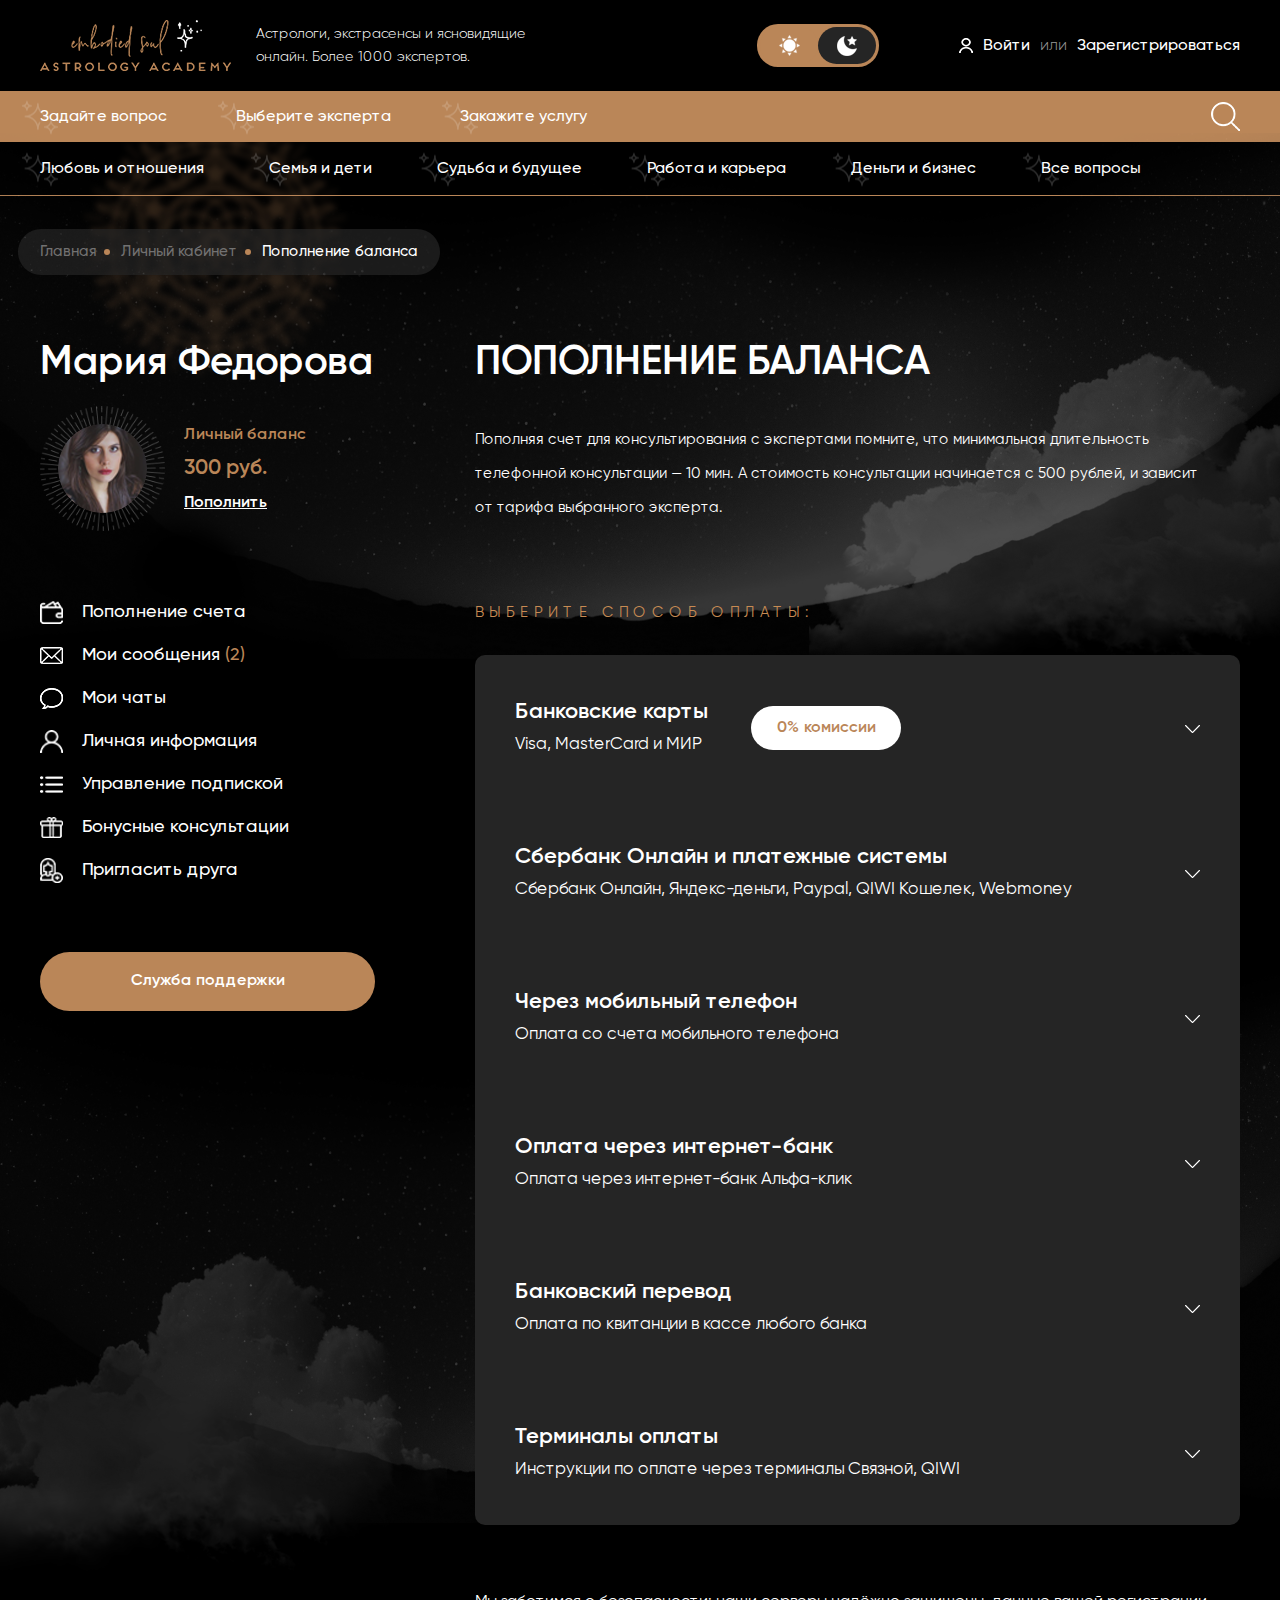
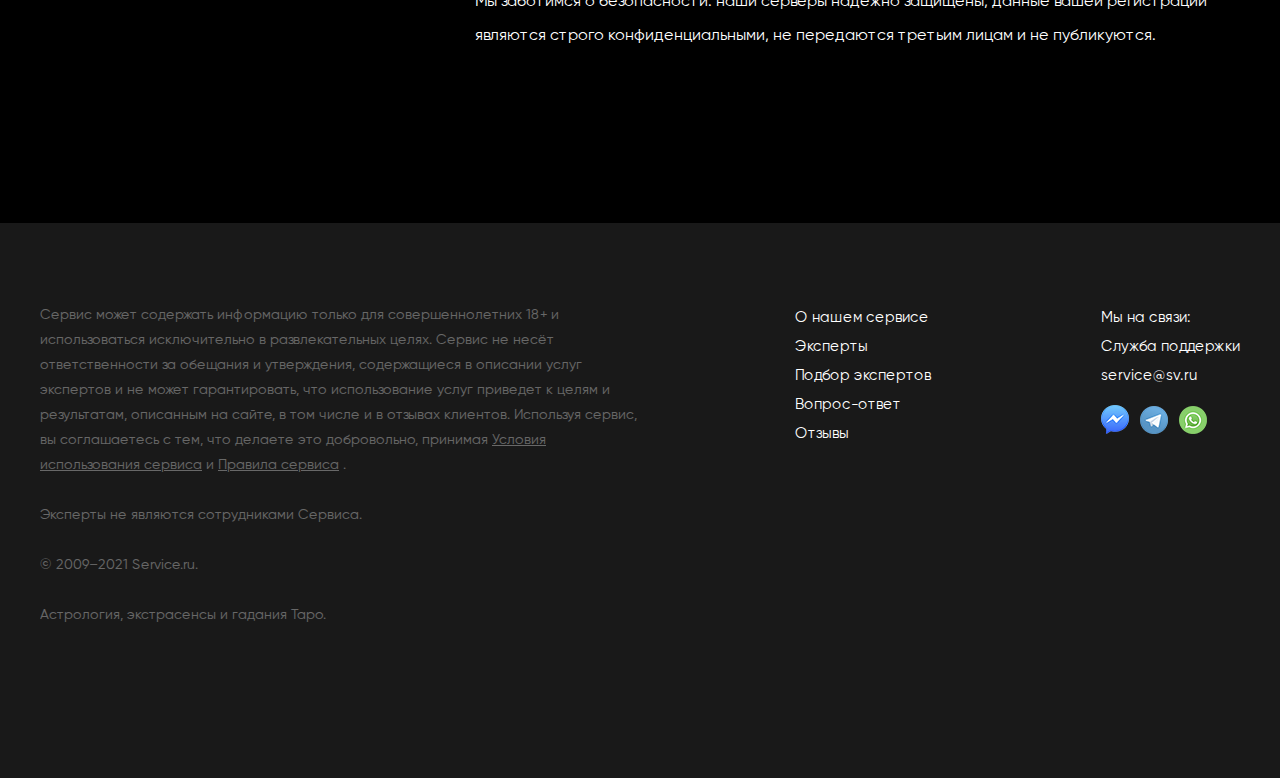
<file: lk.html>
<!DOCTYPE html>
<html lang="en">

<head>
    <meta charset="UTF-8">
    <meta http-equiv="X-UA-Compatible" content="IE=edge">
    <meta name="viewport" content="width=device-width, initial-scale=1.0">
    <title>Личный кабинет</title>
    <link rel="stylesheet" href="css/bootstrap.min.css">
    <link rel="stylesheet" href="css/swiper-bundle.min.css">
    <link rel="stylesheet" href="css/style.css">
</head>

<body class="body--lk">
    <div class="wrapper">
        <div class="content">
            <header class='header'>
                <div class='header-top'>
                    <div class="container">
                        <div class="header-top__inner">
                            <div class="header-top__left">
                                <a href="index.html" class="header__logo">
                                    <img src="images/logo.png" alt="">
                                </a>
                                <span class="header-top__hint">Астрологи, экстрасенсы и ясновидящие <br>                                    онлайн. Более 1000 экспертов.</span>
                            </div>
                            <div class="header-top__right">
                                <div class="header__theme-toggler header__theme-toggler--dark">
                                    <button class="header__theme-toggler-light">
                                        <img src="images/sun.png" alt="">
                                    </button>
                                    <button class="header__theme-toggler-dark">
                                        <img src="images/moon.png" alt="">
                                    </button>
                                </div>
                                <div class="header-top__links">
                                    <img src="images/user.png" alt="" class="header-top__links-icon">
                                    <a href="" class="header-top__links-item">Войти</a>
                                    <span class="header-top__links-separate">или</span>
                                    <a href="" class="header-top__links-item">Зарегистрироваться</a>
                                </div>
                                <button class="header__burger">
                                    <span></span>
                                </button>
                            </div>

                        </div>
                    </div>
                </div>
                <div class="header__mob-nav">
                    <div class='header-center'>
                        <div class="container">
                            <div class="header-center__inner">
                                <div class="header-center__left">
                                    <a href="" class="header-center__link">
                                        <img src="images/star.png" alt=""> Задайте вопрос
                                    </a>
                                    <a href="" class="header-center__link">
                                        <img src="images/star.png" alt=""> Выберите эксперта
                                    </a>
                                    <a href="" class="header-center__link">
                                        <img src="images/star.png" alt=""> Закажите услугу
                                    </a>
                                </div>
                                <div class="header-center__right">
                                    <div class="header__search">
                                        <input type="text" class="header__search">
                                    </div>
                                    <button class="header__search-btn">
                                        <img src="images/search.png" alt="">
                                    </button>
                                </div>
                            </div>
                        </div>
                    </div>
                    <div class='header-bottom'>
                        <div class="container">
                            <div class="header-bottom__inner">
                                <a href="" class="header-bottom__link">
                                    <img src="images/star.png" alt=""> Любовь и отношения
                                </a>
                                <a href="" class="header-bottom__link">
                                    <img src="images/star.png" alt=""> Семья и дети
                                </a>
                                <a href="" class="header-bottom__link">
                                    <img src="images/star.png" alt=""> Судьба и будущее
                                </a>
                                <a href="" class="header-bottom__link">
                                    <img src="images/star.png" alt=""> Работа и карьера
                                </a>
                                <a href="" class="header-bottom__link">
                                    <img src="images/star.png" alt=""> Деньги и бизнес
                                </a>
                                <a href="" class="header-bottom__link">
                                    <img src="images/star.png" alt=""> Все вопросы
                                </a>
                            </div>
                        </div>
                    </div>
                </div>

            </header>

            <section class='breadcrumbs'>
                <div class='container'>
                    <div class='breadcrumbs__inner'>
                        <div class="breadcrumbs__items">
                            <a href="" class="breadcrumbs__item">Главная</a>
                            <a href="" class="breadcrumbs__item">Личный кабинет </a>
                            <span class="breadcrumbs__item">Пополнение баланса</span>
                        </div>
                    </div>
                </div>
            </section>

            <section class='lk'>
                <div class='container'>
                    <div class='lk__inner'>
                        <div class="lk__sidebar">
                            <h2 class="lk__sidebar-title">Мария Федорова</h2>
                            <div class="lk__user">
                                <div class="lk__user-logo">
                                    <img src="images/girl2.png" alt="">
                                </div>
                                <div class="lk__user-right">
                                    <div class="lk__user-title">Личный баланс</div>
                                    <div class="lk__user-money">300 руб.</div>
                                    <a href="" class="lk__user-link">Пополнить</a>
                                </div>
                            </div>
                            <div class="lk__menu">
                                <a href="" class="lk__menu-item">
                                    <div class="lk__menu-item-icon">
                                        <img src="images/menu1.png" alt="">
                                    </div>
                                    <div class="lk__menu-item-right">
                                        Пополнение счета
                                    </div>
                                </a>
                                <a href="" class="lk__menu-item">
                                    <div class="lk__menu-item-icon">
                                        <img src="images/menu2.png" alt="">
                                        <i class="lk__menu-item-notification"></i>
                                    </div>
                                    <div class="lk__menu-item-right">
                                        Мои сообщения <span>(2)</span>
                                    </div>
                                </a>
                                <a href="" class="lk__menu-item">
                                    <div class="lk__menu-item-icon">
                                        <img src="images/menu3.png" alt="">
                                    </div>
                                    <div class="lk__menu-item-right">
                                        Мои чаты
                                    </div>
                                </a>
                                <a href="" class="lk__menu-item">
                                    <div class="lk__menu-item-icon">
                                        <img src="images/menu4.png" alt="">
                                    </div>
                                    <div class="lk__menu-item-right">
                                        Личная информация
                                    </div>
                                </a>
                                <a href="" class="lk__menu-item">
                                    <div class="lk__menu-item-icon">
                                        <img src="images/menu5.png" alt="">
                                    </div>
                                    <div class="lk__menu-item-right">
                                        Управление подпиской
                                    </div>
                                </a>
                                <a href="" class="lk__menu-item">
                                    <div class="lk__menu-item-icon">
                                        <img src="images/menu6.png" alt="">
                                    </div>
                                    <div class="lk__menu-item-right">
                                        Бонусные консультации
                                    </div>
                                </a>
                                <a href="" class="lk__menu-item">
                                    <div class="lk__menu-item-icon">
                                        <img src="images/menu7.png" alt="">
                                    </div>
                                    <div class="lk__menu-item-right">
                                        Пригласить друга
                                    </div>
                                </a>
                            </div>
                            <button class="lk__menu-btn btn btn-yellow btn-rounded">Служба поддержки</button>
                        </div>
                        <div class="lk__right">
                            <div class="lk__content">
                                <h2 class="lk__content-title">ПОПОЛНЕНИЕ БАЛАНСА</h2>
                                <div class="lk__content-desc">Пополняя счет для консультирования с экспертами помните, что минимальная длительность телефонной консультации — 10 мин. А стоимость консультации начинается с 500 рублей, и зависит от тарифа выбранного эксперта.</div>
                                <p class="lk__content-subtitle subtitle">Выберите способ оплаты:</p>
                                <div class="lk__pay">
                                    <div class="lk__pay-item">
                                        <div class="lk__pay-item-show">
                                            <div class="lk__pay-item-show-left">
                                                <div class="lk__pay-item-show-content">
                                                    <strong>Банковские карты</strong>
                                                    <span>Visa, MasterCard и МИР</span>
                                                </div>
                                                <div class="lk__pay-item-discount">0% комиссии</div>
                                            </div>

                                            <button class="lk__pay-item-btn">
                                                <svg width="25" height="25" viewBox="0 0 12 15" fill="none" xmlns="http://www.w3.org/2000/svg">
                                                    <g clip-path="url(#clip0)">
                                                    <path d="M11.3793 7.0885L4.44141 0.169747C4.21409 -0.0568047 3.84607 -0.0564238 3.61913 0.170919C3.39238 0.398233 3.39296 0.766464 3.62031 0.993191L10.1453 7.50015L3.62007 14.0071C3.39276 14.2338 3.39217 14.6018 3.6189 14.8292C3.73266 14.9431 3.88169 15.0001 4.03072 15.0001C4.17938 15.0001 4.32782 14.9435 4.44138 14.8303L11.3793 7.91177C11.4888 7.80284 11.5503 7.6546 11.5503 7.50015C11.5503 7.3457 11.4887 7.19763 11.3793 7.0885Z" fill="#fff"></path>
                                                    </g>
                                                    <defs>
                                                    <clipPath id="clip0">
                                                    <rect width="15" height="15" fill="white"></rect>
                                                    </clipPath>
                                                    </defs>
                                                </svg>
                                            </button>
                                        </div>
                                        <div class="lk__pay-item-hidden">
                                            Lorem ipsum dolor sit amet consectetur, adipisicing elit. Iusto reiciendis molestiae ipsam rem excepturi, minus provident officia est recusandae. Dolor ducimus, voluptas necessitatibus reiciendis minus tempora aut. Laborum, magnam ratione.
                                        </div>
                                    </div>
                                    <div class="lk__pay-item">
                                        <div class="lk__pay-item-show">
                                            <div class="lk__pay-item-show-left">
                                                <div class="lk__pay-item-show-content">
                                                    <strong>Сбербанк Онлайн и платежные системы</strong>
                                                    <span>Сбербанк Онлайн, Яндекс-деньги, Paypal, QIWI Кошелек, Webmoney</span>
                                                </div>
                                            </div>
                                            <button class="lk__pay-item-btn">
                                                <svg width="25" height="25" viewBox="0 0 12 15" fill="none" xmlns="http://www.w3.org/2000/svg">
                                                    <g clip-path="url(#clip0)">
                                                    <path d="M11.3793 7.0885L4.44141 0.169747C4.21409 -0.0568047 3.84607 -0.0564238 3.61913 0.170919C3.39238 0.398233 3.39296 0.766464 3.62031 0.993191L10.1453 7.50015L3.62007 14.0071C3.39276 14.2338 3.39217 14.6018 3.6189 14.8292C3.73266 14.9431 3.88169 15.0001 4.03072 15.0001C4.17938 15.0001 4.32782 14.9435 4.44138 14.8303L11.3793 7.91177C11.4888 7.80284 11.5503 7.6546 11.5503 7.50015C11.5503 7.3457 11.4887 7.19763 11.3793 7.0885Z" fill="#fff"></path>
                                                    </g>
                                                    <defs>
                                                    <clipPath id="clip0">
                                                    <rect width="15" height="15" fill="white"></rect>
                                                    </clipPath>
                                                    </defs>
                                                </svg>
                                            </button>
                                        </div>
                                        <div class="lk__pay-item-hidden">
                                            Lorem ipsum dolor sit amet consectetur, adipisicing elit. Iusto reiciendis molestiae ipsam rem excepturi, minus provident officia est recusandae. Dolor ducimus, voluptas necessitatibus reiciendis minus tempora aut. Laborum, magnam ratione.
                                        </div>
                                    </div>
                                    <div class="lk__pay-item">
                                        <div class="lk__pay-item-show">
                                            <div class="lk__pay-item-show-left">
                                                <div class="lk__pay-item-show-content">
                                                    <strong>Через мобильный телефон</strong>
                                                    <span>Оплата со счета мобильного телефона</span>
                                                </div>
                                            </div>
                                            <button class="lk__pay-item-btn">
                                                <svg width="25" height="25" viewBox="0 0 12 15" fill="none" xmlns="http://www.w3.org/2000/svg">
                                                    <g clip-path="url(#clip0)">
                                                    <path d="M11.3793 7.0885L4.44141 0.169747C4.21409 -0.0568047 3.84607 -0.0564238 3.61913 0.170919C3.39238 0.398233 3.39296 0.766464 3.62031 0.993191L10.1453 7.50015L3.62007 14.0071C3.39276 14.2338 3.39217 14.6018 3.6189 14.8292C3.73266 14.9431 3.88169 15.0001 4.03072 15.0001C4.17938 15.0001 4.32782 14.9435 4.44138 14.8303L11.3793 7.91177C11.4888 7.80284 11.5503 7.6546 11.5503 7.50015C11.5503 7.3457 11.4887 7.19763 11.3793 7.0885Z" fill="#fff"></path>
                                                    </g>
                                                    <defs>
                                                    <clipPath id="clip0">
                                                    <rect width="15" height="15" fill="white"></rect>
                                                    </clipPath>
                                                    </defs>
                                                </svg>
                                            </button>
                                        </div>
                                        <div class="lk__pay-item-hidden">
                                            Lorem ipsum dolor sit amet consectetur, adipisicing elit. Iusto reiciendis molestiae ipsam rem excepturi, minus provident officia est recusandae. Dolor ducimus, voluptas necessitatibus reiciendis minus tempora aut. Laborum, magnam ratione.
                                        </div>
                                    </div>
                                    <div class="lk__pay-item">
                                        <div class="lk__pay-item-show">
                                            <div class="lk__pay-item-show-left">
                                                <div class="lk__pay-item-show-content">
                                                    <strong>Оплата через интернет-банк</strong>
                                                    <span>Оплата через интернет-банк Альфа-клик</span>
                                                </div>
                                            </div>
                                            <button class="lk__pay-item-btn">
                                                <svg width="25" height="25" viewBox="0 0 12 15" fill="none" xmlns="http://www.w3.org/2000/svg">
                                                    <g clip-path="url(#clip0)">
                                                    <path d="M11.3793 7.0885L4.44141 0.169747C4.21409 -0.0568047 3.84607 -0.0564238 3.61913 0.170919C3.39238 0.398233 3.39296 0.766464 3.62031 0.993191L10.1453 7.50015L3.62007 14.0071C3.39276 14.2338 3.39217 14.6018 3.6189 14.8292C3.73266 14.9431 3.88169 15.0001 4.03072 15.0001C4.17938 15.0001 4.32782 14.9435 4.44138 14.8303L11.3793 7.91177C11.4888 7.80284 11.5503 7.6546 11.5503 7.50015C11.5503 7.3457 11.4887 7.19763 11.3793 7.0885Z" fill="#fff"></path>
                                                    </g>
                                                    <defs>
                                                    <clipPath id="clip0">
                                                    <rect width="15" height="15" fill="white"></rect>
                                                    </clipPath>
                                                    </defs>
                                                </svg>
                                            </button>
                                        </div>
                                        <div class="lk__pay-item-hidden">
                                            Lorem ipsum dolor sit amet consectetur, adipisicing elit. Iusto reiciendis molestiae ipsam rem excepturi, minus provident officia est recusandae. Dolor ducimus, voluptas necessitatibus reiciendis minus tempora aut. Laborum, magnam ratione.
                                        </div>
                                    </div>
                                    <div class="lk__pay-item">
                                        <div class="lk__pay-item-show">
                                            <div class="lk__pay-item-show-left">
                                                <div class="lk__pay-item-show-content">
                                                    <strong>Банковский перевод</strong>
                                                    <span>Оплата по квитанции в кассе любого банка</span>
                                                </div>
                                            </div>
                                            <button class="lk__pay-item-btn">
                                                <svg width="25" height="25" viewBox="0 0 12 15" fill="none" xmlns="http://www.w3.org/2000/svg">
                                                    <g clip-path="url(#clip0)">
                                                    <path d="M11.3793 7.0885L4.44141 0.169747C4.21409 -0.0568047 3.84607 -0.0564238 3.61913 0.170919C3.39238 0.398233 3.39296 0.766464 3.62031 0.993191L10.1453 7.50015L3.62007 14.0071C3.39276 14.2338 3.39217 14.6018 3.6189 14.8292C3.73266 14.9431 3.88169 15.0001 4.03072 15.0001C4.17938 15.0001 4.32782 14.9435 4.44138 14.8303L11.3793 7.91177C11.4888 7.80284 11.5503 7.6546 11.5503 7.50015C11.5503 7.3457 11.4887 7.19763 11.3793 7.0885Z" fill="#fff"></path>
                                                    </g>
                                                    <defs>
                                                    <clipPath id="clip0">
                                                    <rect width="15" height="15" fill="white"></rect>
                                                    </clipPath>
                                                    </defs>
                                                </svg>
                                            </button>
                                        </div>
                                        <div class="lk__pay-item-hidden">
                                            Lorem ipsum dolor sit amet consectetur, adipisicing elit. Iusto reiciendis molestiae ipsam rem excepturi, minus provident officia est recusandae. Dolor ducimus, voluptas necessitatibus reiciendis minus tempora aut. Laborum, magnam ratione.
                                        </div>
                                    </div>
                                    <div class="lk__pay-item">
                                        <div class="lk__pay-item-show">
                                            <div class="lk__pay-item-show-left">
                                                <div class="lk__pay-item-show-content">
                                                    <strong>Терминалы оплаты</strong>
                                                    <span>Инструкции по оплате через терминалы Связной, QIWI</span>
                                                </div>
                                            </div>
                                            <button class="lk__pay-item-btn">
                                                <svg width="25" height="25" viewBox="0 0 12 15" fill="none" xmlns="http://www.w3.org/2000/svg">
                                                    <g clip-path="url(#clip0)">
                                                    <path d="M11.3793 7.0885L4.44141 0.169747C4.21409 -0.0568047 3.84607 -0.0564238 3.61913 0.170919C3.39238 0.398233 3.39296 0.766464 3.62031 0.993191L10.1453 7.50015L3.62007 14.0071C3.39276 14.2338 3.39217 14.6018 3.6189 14.8292C3.73266 14.9431 3.88169 15.0001 4.03072 15.0001C4.17938 15.0001 4.32782 14.9435 4.44138 14.8303L11.3793 7.91177C11.4888 7.80284 11.5503 7.6546 11.5503 7.50015C11.5503 7.3457 11.4887 7.19763 11.3793 7.0885Z" fill="#fff"></path>
                                                    </g>
                                                    <defs>
                                                    <clipPath id="clip0">
                                                    <rect width="15" height="15" fill="white"></rect>
                                                    </clipPath>
                                                    </defs>
                                                </svg>
                                            </button>
                                        </div>
                                        <div class="lk__pay-item-hidden">
                                            Lorem ipsum dolor sit amet consectetur, adipisicing elit. Iusto reiciendis molestiae ipsam rem excepturi, minus provident officia est recusandae. Dolor ducimus, voluptas necessitatibus reiciendis minus tempora aut. Laborum, magnam ratione.
                                        </div>
                                    </div>
                                </div>
                                <div class="lk__hint">Мы заботимся о безопасности: наши серверы надёжно защищены, данные вашей регистрации являются строго конфиденциальными, не передаются третьим лицам и не публикуются.</div>
                            </div>
                        </div>
                    </div>
                </div>
            </section>
        </div>
        <footer class='footer'>
            <div class='container'>
                <div class='footer__inner'>
                    <div class="footer__left">
                        <div class="footer__info">
                            <p>Сервис может содержать информацию только для совершеннолетних 18+ и использоваться исключительно в развлекательных целях. Сервис не несёт ответственности за обещания и утверждения, содержащиеся в описании услуг экспертов и
                                не может гарантировать, что использование услуг приведет к целям и результатам, описанным на сайте, в том числе и в отзывах клиентов. Используя сервис, вы соглашаетесь с тем, что делаете это добровольно, принимая <a href="">Условия
                                    использования сервиса</a> и <a href="">Правила сервиса</a> .</p>
                            <p>Эксперты не являются сотрудниками Сервиса.</p>
                            <p>© 2009–2021 Service.ru.</p>
                            <p>Астрология, экстрасенсы и гадания Таро.</p>
                        </div>
                    </div>
                    <div class="footer__right">
                        <div class="footer__right-item">
                            <a href="" class="footer__item">О нашем сервисе</a>
                            <a href="" class="footer__item">Эксперты</a>
                            <a href="" class="footer__item">Подбор экспертов</a>
                            <a href="" class="footer__item">Вопрос-ответ</a>
                            <a href="" class="footer__item">Отзывы</a>
                        </div>
                        <div class="footer__right-item">
                            <a class="footer__item footer__item--nolink">Мы на связи:</a>
                            <a href="" class="footer__item">Служба поддержки</a>
                            <a href="mailto:service@sv.ru" class="footer__item">service@sv.ru</a>
                            <div class="footer__socials">
                                <a href="" class="footer__socials-item">
                                    <img src="images/messenger.png" alt="">
                                </a>
                                <a href="" class="footer__socials-item">
                                    <img src="images/telegram.png" alt="">
                                </a>
                                <a href="" class="footer__socials-item">
                                    <img src="images/whatsapp.png" alt="">
                                </a>
                            </div>
                        </div>
                    </div>
                </div>
            </div>
        </footer>
    </div>

    <script src="js/jquery.min.js"></script>
    <script src="js/swiper.js"></script>
    <script src="js/index.js"></script>
</body>

</html>
</file>
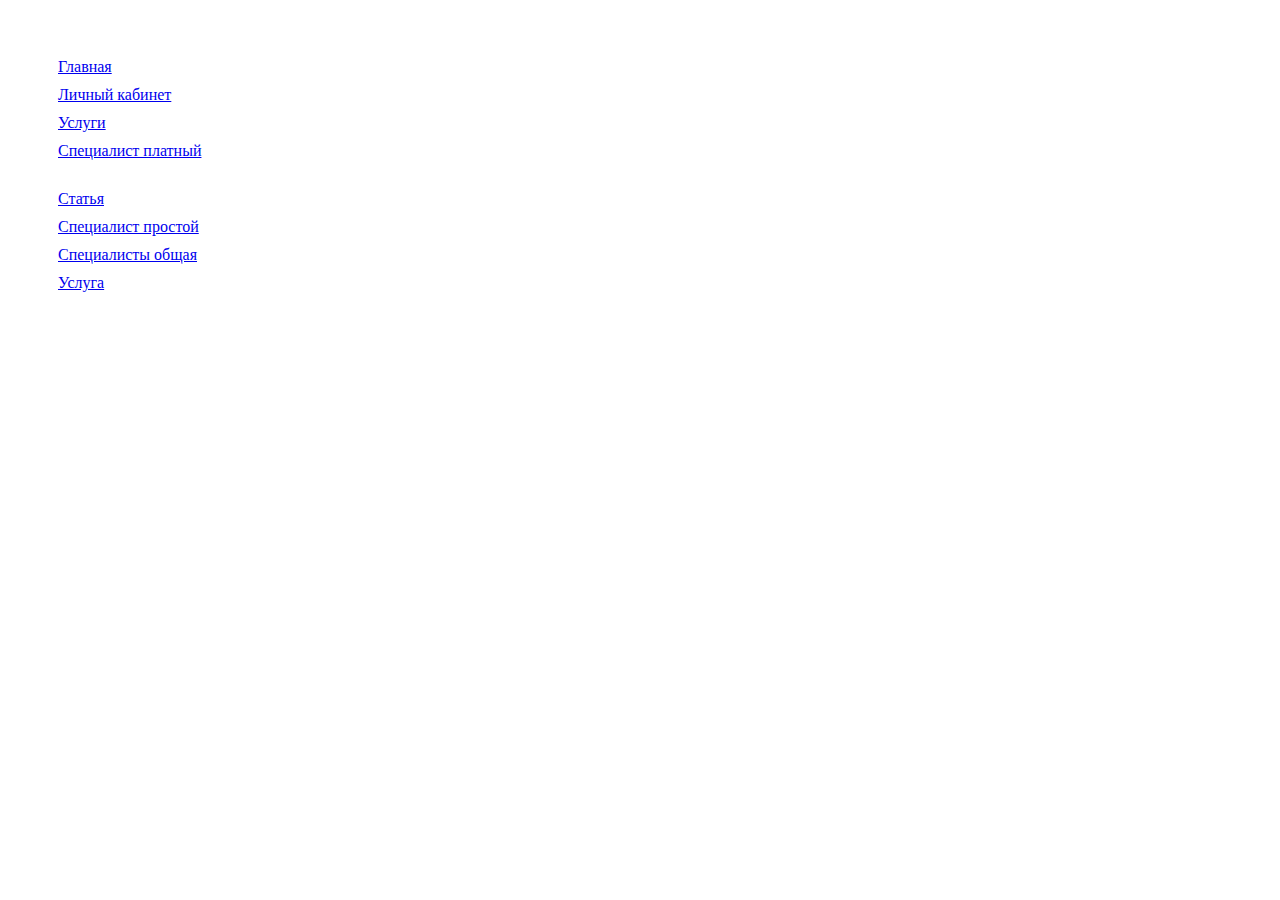
<file: nav.html>
<!DOCTYPE html>
<html lang="en">

<head>
    <meta charset="UTF-8">
    <meta http-equiv="X-UA-Compatible" content="IE=edge">
    <meta name="viewport" content="width=device-width, initial-scale=1.0">
    <title>Document</title>
    <style>
        .links {
            padding: 50px;
        }
        
        .links div {
            margin-bottom: 10px;
        }
    </style>
</head>

<body>
    <div class="links">
        <div><a href="index.html" target="_blank">Главная</a></div>
        <div><a href="lk.html" target="_blank">Личный кабинет</a></div>
        <div><a href="services.html" target="_blank">Услуги</a></div>
        <div><a href="expert-paid.html" target="_blank">Специалист платный</a></div>

        <div style="margin-top: 30px;"><a href="article.html" target="_blank">Статья</a></div>
        <div><a href="expert-ordinar.html" target="_blank">Специалист простой</a></div>
        <div><a href="experts.html" target="_blank">Специалисты общая</a></div>
        <div><a href="service.html" target="_blank">Услуга</a></div>
    </div>
</body>

</html>
</file>
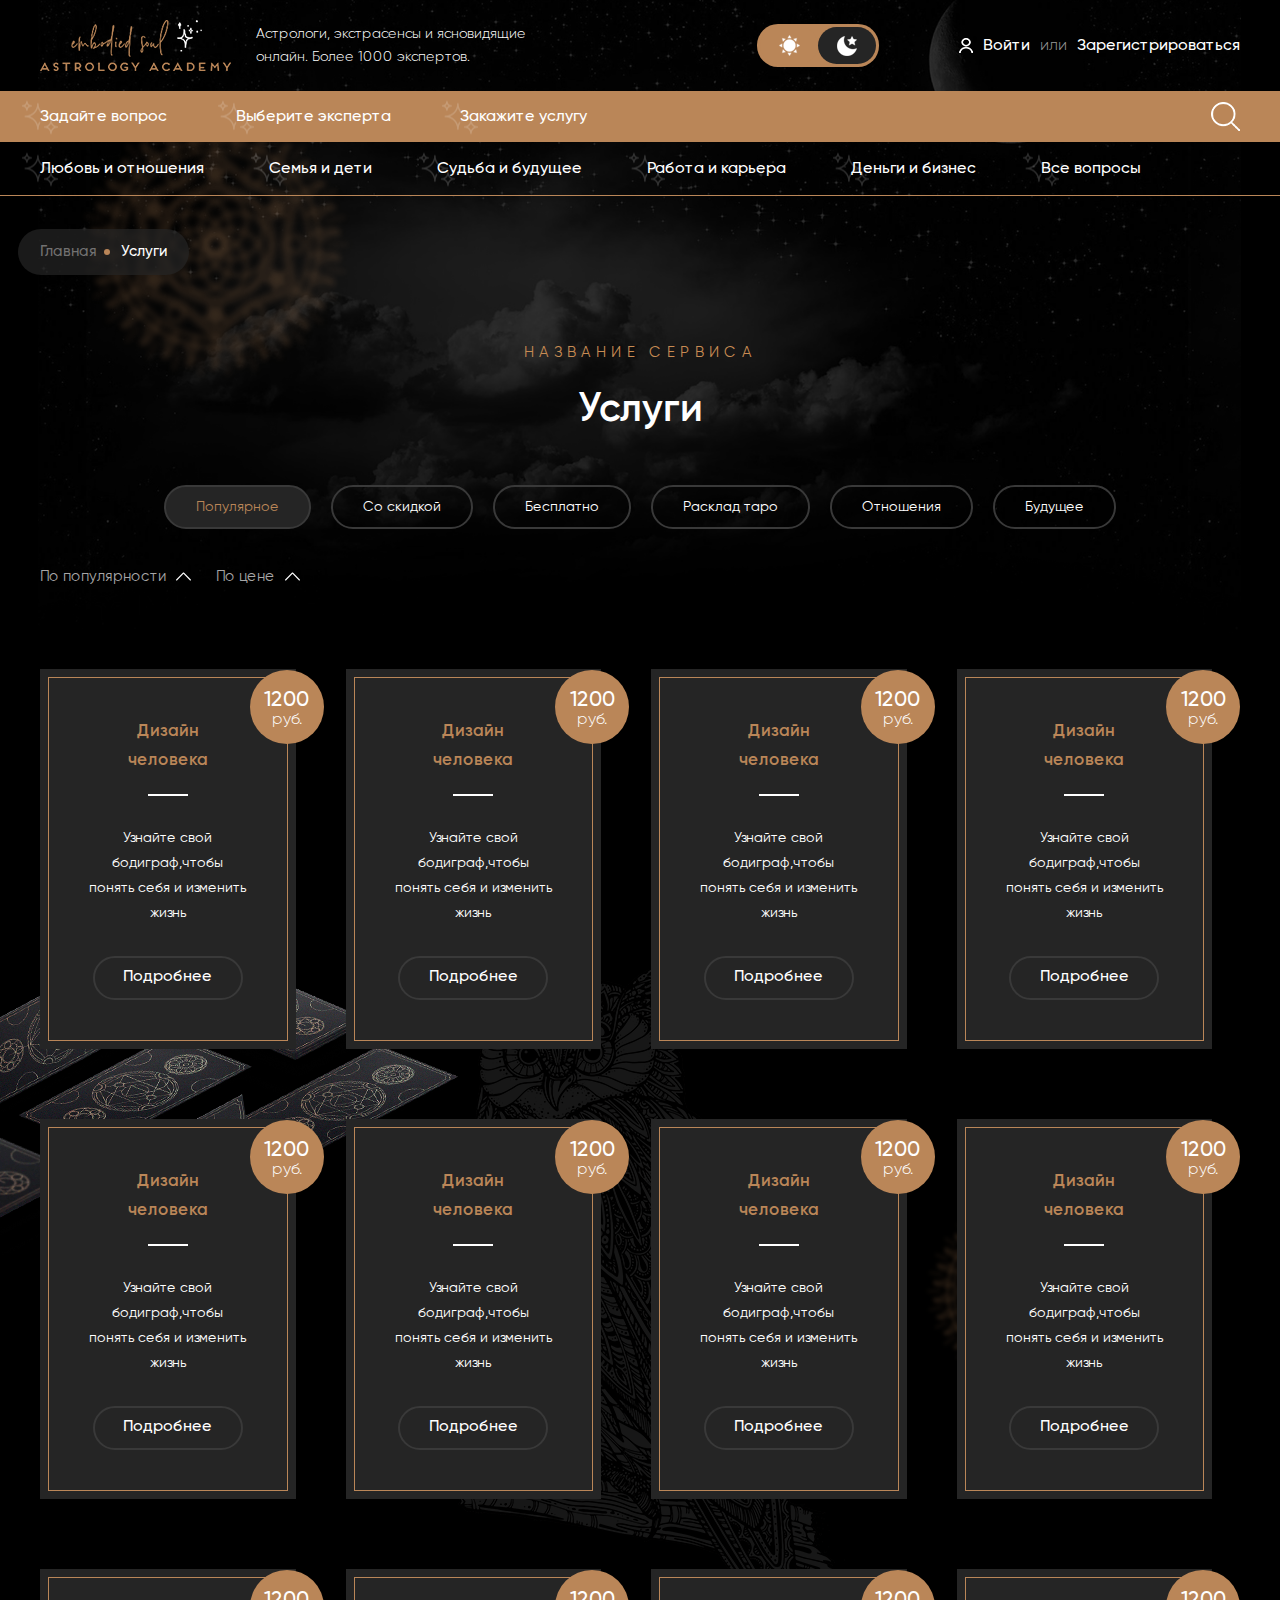
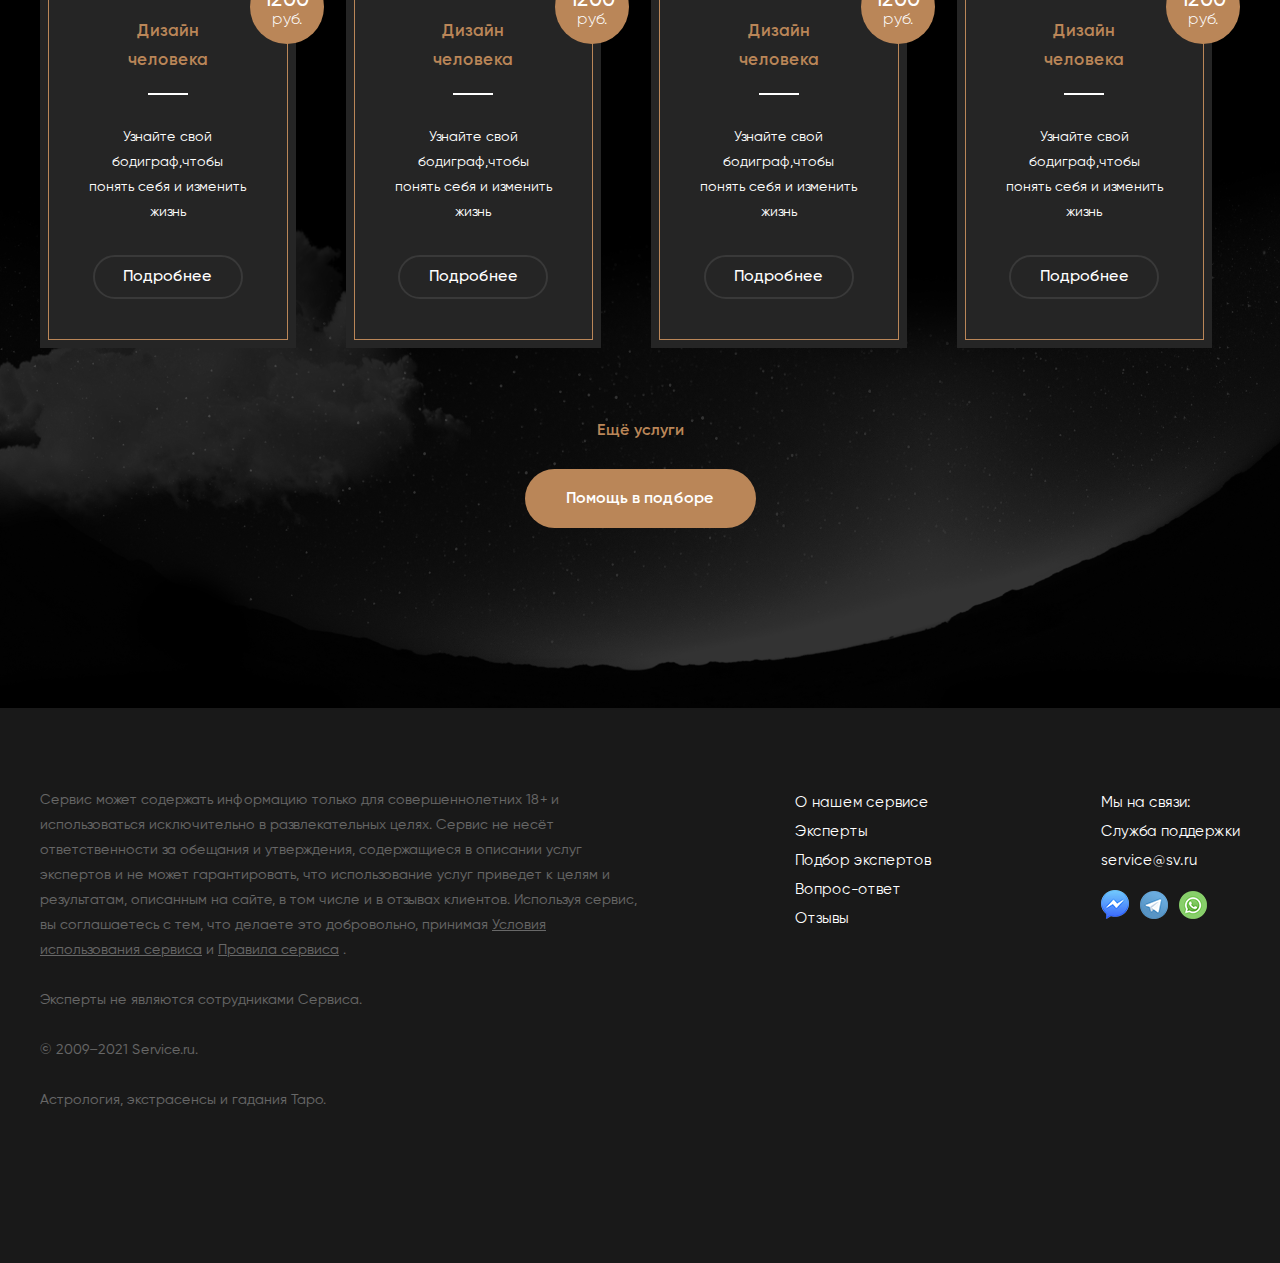
<file: services.html>
<!DOCTYPE html>
<html lang="en">

<head>
    <meta charset="UTF-8">
    <meta http-equiv="X-UA-Compatible" content="IE=edge">
    <meta name="viewport" content="width=device-width, initial-scale=1.0">
    <title>Услуги</title>
    <link rel="stylesheet" href="css/bootstrap.min.css">
    <link rel="stylesheet" href="css/swiper-bundle.min.css">
    <link rel="stylesheet" href="css/style.css">
</head>

<body>
    <div class="wrapper">
        <div class="content">
            <header class='header'>
                <div class='header-top'>
                    <div class="container">
                        <div class="header-top__inner">
                            <div class="header-top__left">
                                <a href="index.html" class="header__logo">
                                    <img src="images/logo.png" alt="">
                                </a>
                                <span class="header-top__hint">Астрологи, экстрасенсы и ясновидящие <br>                                    онлайн. Более 1000 экспертов.</span>
                            </div>
                            <div class="header-top__right">
                                <div class="header__theme-toggler header__theme-toggler--dark">
                                    <button class="header__theme-toggler-light">
                                        <img src="images/sun.png" alt="">
                                    </button>
                                    <button class="header__theme-toggler-dark">
                                        <img src="images/moon.png" alt="">
                                    </button>
                                </div>
                                <div class="header-top__links">
                                    <img src="images/user.png" alt="" class="header-top__links-icon">
                                    <a href="" class="header-top__links-item">Войти</a>
                                    <span class="header-top__links-separate">или</span>
                                    <a href="" class="header-top__links-item">Зарегистрироваться</a>
                                </div>
                                <button class="header__burger">
                                    <span></span>
                                </button>
                            </div>

                        </div>
                    </div>
                </div>
                <div class="header__mob-nav">
                    <div class='header-center'>
                        <div class="container">
                            <div class="header-center__inner">
                                <div class="header-center__left">
                                    <a href="" class="header-center__link">
                                        <img src="images/star.png" alt=""> Задайте вопрос
                                    </a>
                                    <a href="" class="header-center__link">
                                        <img src="images/star.png" alt=""> Выберите эксперта
                                    </a>
                                    <a href="" class="header-center__link">
                                        <img src="images/star.png" alt=""> Закажите услугу
                                    </a>
                                </div>
                                <div class="header-center__right">
                                    <div class="header__search">
                                        <input type="text" class="header__search">
                                    </div>
                                    <button class="header__search-btn">
                                        <img src="images/search.png" alt="">
                                    </button>
                                </div>
                            </div>
                        </div>
                    </div>
                    <div class='header-bottom'>
                        <div class="container">
                            <div class="header-bottom__inner">
                                <a href="" class="header-bottom__link">
                                    <img src="images/star.png" alt=""> Любовь и отношения
                                </a>
                                <a href="" class="header-bottom__link">
                                    <img src="images/star.png" alt=""> Семья и дети
                                </a>
                                <a href="" class="header-bottom__link">
                                    <img src="images/star.png" alt=""> Судьба и будущее
                                </a>
                                <a href="" class="header-bottom__link">
                                    <img src="images/star.png" alt=""> Работа и карьера
                                </a>
                                <a href="" class="header-bottom__link">
                                    <img src="images/star.png" alt=""> Деньги и бизнес
                                </a>
                                <a href="" class="header-bottom__link">
                                    <img src="images/star.png" alt=""> Все вопросы
                                </a>
                            </div>
                        </div>
                    </div>
                </div>

            </header>

            <section class='breadcrumbs'>
                <div class='container'>
                    <div class='breadcrumbs__inner'>
                        <div class="breadcrumbs__items">
                            <a href="" class="breadcrumbs__item">Главная</a>
                            <span class="breadcrumbs__item"> Услуги</span>
                        </div>

                    </div>
                </div>
            </section>

            <section class='experts services'>
                <img src="images/sky4.png" alt="" class="services__bg">
                <img src="images/owl.png" alt="" class="experts__bg">
                <div class='container'>
                    <p class="experts__subtitle subtitle">НАЗВАНИЕ СЕРВИСА</p>
                    <h2 class="experts__title">Услуги</h2>
                    <div class="experts__tabs">
                        <div class="experts__tab experts__tab--active" data-tab-path="1">Популярное</div>
                        <div class="experts__tab" data-tab-path="2">Со скидкой</div>
                        <div class="experts__tab" data-tab-path="3">Бесплатно</div>
                        <div class="experts__tab" data-tab-path="4">Расклад таро</div>
                        <div class="experts__tab" data-tab-path="5">Отношения</div>
                        <div class="experts__tab" data-tab-path="6">Будущее</div>
                    </div>
                    <div class="services__filter">
                        <div class="services__filter-item">
                            <span>По популярности</span>
                            <svg width="15" height="15" viewBox="0 0 15 15" fill="none" xmlns="http://www.w3.org/2000/svg">
                                <g  clip-path="url(#clip0)">
                                <path d="M3.62065 7.0885L10.5586 0.169747C10.7859 -0.0568047 11.1539 -0.0564238 11.3809 0.170919C11.6076 0.398233 11.607 0.766464 11.3797 0.993191L4.85472 7.50015L11.3799 14.0071C11.6072 14.2338 11.6078 14.6018 11.3811 14.8292C11.2673 14.9431 11.1183 15.0001 10.9693 15.0001C10.8206 15.0001 10.6722 14.9435 10.5586 14.8303L3.62065 7.91177C3.51117 7.80284 3.44974 7.6546 3.44974 7.50015C3.44974 7.3457 3.51135 7.19763 3.62065 7.0885Z" fill="#fff"/>
                                </g>
                                <defs>
                                <clipPath id="clip0">
                                <rect width="15" height="15" fill="white" transform="matrix(-1 0 0 1 15 0)"/>
                                </clipPath>
                                </defs>
                            </svg>
                        </div>
                        <div class="services__filter-item">
                            <span>По цене</span>
                            <svg width="15" height="15" viewBox="0 0 15 15" fill="none" xmlns="http://www.w3.org/2000/svg">
                                <g  clip-path="url(#clip0)">
                                <path d="M3.62065 7.0885L10.5586 0.169747C10.7859 -0.0568047 11.1539 -0.0564238 11.3809 0.170919C11.6076 0.398233 11.607 0.766464 11.3797 0.993191L4.85472 7.50015L11.3799 14.0071C11.6072 14.2338 11.6078 14.6018 11.3811 14.8292C11.2673 14.9431 11.1183 15.0001 10.9693 15.0001C10.8206 15.0001 10.6722 14.9435 10.5586 14.8303L3.62065 7.91177C3.51117 7.80284 3.44974 7.6546 3.44974 7.50015C3.44974 7.3457 3.51135 7.19763 3.62065 7.0885Z" fill="#fff"/>
                                </g>
                                <defs>
                                <clipPath id="clip0">
                                <rect width="15" height="15" fill="white" transform="matrix(-1 0 0 1 15 0)"/>
                                </clipPath>
                                </defs>
                            </svg>
                        </div>
                    </div>
                    <div class="experts__contents">
                        <div class="experts__content experts__content--active" data-content-path="1">
                            <div class="experts__item">
                                <div class="card2">
                                    <div class="card2__inner">
                                        <div class="card2__price">
                                            <strong>1200</strong>
                                            <span>руб.</span>
                                        </div>
                                        <div class="card2__title">Дизайн человека</div>
                                        <div class="card2__desc">Узнайте свой бодиграф,чтобы понять себя и изменить жизнь</div>
                                        <a href="" class="card2__link btn btn-outline-white">Подробнее</a>
                                    </div>
                                </div>
                            </div>
                            <div class="experts__item">
                                <div class="card2">
                                    <div class="card2__inner">
                                        <div class="card2__price">
                                            <strong>1200</strong>
                                            <span>руб.</span>
                                        </div>
                                        <div class="card2__title">Дизайн человека</div>
                                        <div class="card2__desc">Узнайте свой бодиграф,чтобы понять себя и изменить жизнь</div>
                                        <a href="" class="card2__link btn btn-outline-white">Подробнее</a>
                                    </div>
                                </div>
                            </div>
                            <div class="experts__item">
                                <div class="card2">
                                    <div class="card2__inner">
                                        <div class="card2__price">
                                            <strong>1200</strong>
                                            <span>руб.</span>
                                        </div>
                                        <div class="card2__title">Дизайн человека</div>
                                        <div class="card2__desc">Узнайте свой бодиграф,чтобы понять себя и изменить жизнь</div>
                                        <a href="" class="card2__link btn btn-outline-white">Подробнее</a>
                                    </div>
                                </div>
                            </div>
                            <div class="experts__item">
                                <div class="card2">
                                    <div class="card2__inner">
                                        <div class="card2__price">
                                            <strong>1200</strong>
                                            <span>руб.</span>
                                        </div>
                                        <div class="card2__title">Дизайн человека</div>
                                        <div class="card2__desc">Узнайте свой бодиграф,чтобы понять себя и изменить жизнь</div>
                                        <a href="" class="card2__link btn btn-outline-white">Подробнее</a>
                                    </div>
                                </div>
                            </div>
                            <div class="experts__item">
                                <div class="card2">
                                    <div class="card2__inner">
                                        <div class="card2__price">
                                            <strong>1200</strong>
                                            <span>руб.</span>
                                        </div>
                                        <div class="card2__title">Дизайн человека</div>
                                        <div class="card2__desc">Узнайте свой бодиграф,чтобы понять себя и изменить жизнь</div>
                                        <a href="" class="card2__link btn btn-outline-white">Подробнее</a>
                                    </div>
                                </div>
                            </div>
                            <div class="experts__item">
                                <div class="card2">
                                    <div class="card2__inner">
                                        <div class="card2__price">
                                            <strong>1200</strong>
                                            <span>руб.</span>
                                        </div>
                                        <div class="card2__title">Дизайн человека</div>
                                        <div class="card2__desc">Узнайте свой бодиграф,чтобы понять себя и изменить жизнь</div>
                                        <a href="" class="card2__link btn btn-outline-white">Подробнее</a>
                                    </div>
                                </div>
                            </div>
                            <div class="experts__item">
                                <div class="card2">
                                    <div class="card2__inner">
                                        <div class="card2__price">
                                            <strong>1200</strong>
                                            <span>руб.</span>
                                        </div>
                                        <div class="card2__title">Дизайн человека</div>
                                        <div class="card2__desc">Узнайте свой бодиграф,чтобы понять себя и изменить жизнь</div>
                                        <a href="" class="card2__link btn btn-outline-white">Подробнее</a>
                                    </div>
                                </div>
                            </div>
                            <div class="experts__item">
                                <div class="card2">
                                    <div class="card2__inner">
                                        <div class="card2__price">
                                            <strong>1200</strong>
                                            <span>руб.</span>
                                        </div>
                                        <div class="card2__title">Дизайн человека</div>
                                        <div class="card2__desc">Узнайте свой бодиграф,чтобы понять себя и изменить жизнь</div>
                                        <a href="" class="card2__link btn btn-outline-white">Подробнее</a>
                                    </div>
                                </div>
                            </div>
                            <div class="experts__item">
                                <div class="card2">
                                    <div class="card2__inner">
                                        <div class="card2__price">
                                            <strong>1200</strong>
                                            <span>руб.</span>
                                        </div>
                                        <div class="card2__title">Дизайн человека</div>
                                        <div class="card2__desc">Узнайте свой бодиграф,чтобы понять себя и изменить жизнь</div>
                                        <a href="" class="card2__link btn btn-outline-white">Подробнее</a>
                                    </div>
                                </div>
                            </div>
                            <div class="experts__item">
                                <div class="card2">
                                    <div class="card2__inner">
                                        <div class="card2__price">
                                            <strong>1200</strong>
                                            <span>руб.</span>
                                        </div>
                                        <div class="card2__title">Дизайн человека</div>
                                        <div class="card2__desc">Узнайте свой бодиграф,чтобы понять себя и изменить жизнь</div>
                                        <a href="" class="card2__link btn btn-outline-white">Подробнее</a>
                                    </div>
                                </div>
                            </div>
                            <div class="experts__item">
                                <div class="card2">
                                    <div class="card2__inner">
                                        <div class="card2__price">
                                            <strong>1200</strong>
                                            <span>руб.</span>
                                        </div>
                                        <div class="card2__title">Дизайн человека</div>
                                        <div class="card2__desc">Узнайте свой бодиграф,чтобы понять себя и изменить жизнь</div>
                                        <a href="" class="card2__link btn btn-outline-white">Подробнее</a>
                                    </div>
                                </div>
                            </div>
                            <div class="experts__item">
                                <div class="card2">
                                    <div class="card2__inner">
                                        <div class="card2__price">
                                            <strong>1200</strong>
                                            <span>руб.</span>
                                        </div>
                                        <div class="card2__title">Дизайн человека</div>
                                        <div class="card2__desc">Узнайте свой бодиграф,чтобы понять себя и изменить жизнь</div>
                                        <a href="" class="card2__link btn btn-outline-white">Подробнее</a>
                                    </div>
                                </div>
                            </div>
                        </div>
                        <div class="experts__content" data-content-path="2">
                            <div class="experts__item">
                                <div class="card2">
                                    <div class="card2__inner">
                                        <div class="card2__price">
                                            <strong>1200</strong>
                                            <span>руб.</span>
                                        </div>
                                        <div class="card2__title">Дизайн человека</div>
                                        <div class="card2__desc">Узнайте свой бодиграф,чтобы понять себя и изменить жизнь</div>
                                        <a href="" class="card2__link btn btn-outline-white">Подробнее</a>
                                    </div>
                                </div>
                            </div>
                            <div class="experts__item">
                                <div class="card2">
                                    <div class="card2__inner">
                                        <div class="card2__price">
                                            <strong>1200</strong>
                                            <span>руб.</span>
                                        </div>
                                        <div class="card2__title">Дизайн человека</div>
                                        <div class="card2__desc">Узнайте свой бодиграф,чтобы понять себя и изменить жизнь</div>
                                        <a href="" class="card2__link btn btn-outline-white">Подробнее</a>
                                    </div>
                                </div>
                            </div>
                            <div class="experts__item">
                                <div class="card2">
                                    <div class="card2__inner">
                                        <div class="card2__price">
                                            <strong>1200</strong>
                                            <span>руб.</span>
                                        </div>
                                        <div class="card2__title">Дизайн человека</div>
                                        <div class="card2__desc">Узнайте свой бодиграф,чтобы понять себя и изменить жизнь</div>
                                        <a href="" class="card2__link btn btn-outline-white">Подробнее</a>
                                    </div>
                                </div>
                            </div>
                        </div>
                        <div class="experts__content" data-content-path="3">
                            <div class="experts__item">
                                <div class="card2">
                                    <div class="card2__inner">
                                        <div class="card2__price">
                                            <strong>1200</strong>
                                            <span>руб.</span>
                                        </div>
                                        <div class="card2__title">Дизайн человека</div>
                                        <div class="card2__desc">Узнайте свой бодиграф,чтобы понять себя и изменить жизнь</div>
                                        <a href="" class="card2__link btn btn-outline-white">Подробнее</a>
                                    </div>
                                </div>
                            </div>
                            <div class="experts__item">
                                <div class="card2">
                                    <div class="card2__inner">
                                        <div class="card2__price">
                                            <strong>1200</strong>
                                            <span>руб.</span>
                                        </div>
                                        <div class="card2__title">Дизайн человека</div>
                                        <div class="card2__desc">Узнайте свой бодиграф,чтобы понять себя и изменить жизнь</div>
                                        <a href="" class="card2__link btn btn-outline-white">Подробнее</a>
                                    </div>
                                </div>
                            </div>
                            <div class="experts__item">
                                <div class="card2">
                                    <div class="card2__inner">
                                        <div class="card2__price">
                                            <strong>1200</strong>
                                            <span>руб.</span>
                                        </div>
                                        <div class="card2__title">Дизайн человека</div>
                                        <div class="card2__desc">Узнайте свой бодиграф,чтобы понять себя и изменить жизнь</div>
                                        <a href="" class="card2__link btn btn-outline-white">Подробнее</a>
                                    </div>
                                </div>
                            </div>
                            <div class="experts__item">
                                <div class="card2">
                                    <div class="card2__inner">
                                        <div class="card2__price">
                                            <strong>1200</strong>
                                            <span>руб.</span>
                                        </div>
                                        <div class="card2__title">Дизайн человека</div>
                                        <div class="card2__desc">Узнайте свой бодиграф,чтобы понять себя и изменить жизнь</div>
                                        <a href="" class="card2__link btn btn-outline-white">Подробнее</a>
                                    </div>
                                </div>
                            </div>
                        </div>
                        <div class="experts__content" data-content-path="4">
                            <div class="experts__item">
                                <div class="card2">
                                    <div class="card2__inner">
                                        <div class="card2__price">
                                            <strong>1200</strong>
                                            <span>руб.</span>
                                        </div>
                                        <div class="card2__title">Дизайн человека</div>
                                        <div class="card2__desc">Узнайте свой бодиграф,чтобы понять себя и изменить жизнь</div>
                                        <a href="" class="card2__link btn btn-outline-white">Подробнее</a>
                                    </div>
                                </div>
                            </div>
                            <div class="experts__item">
                                <div class="card2">
                                    <div class="card2__inner">
                                        <div class="card2__price">
                                            <strong>1200</strong>
                                            <span>руб.</span>
                                        </div>
                                        <div class="card2__title">Дизайн человека</div>
                                        <div class="card2__desc">Узнайте свой бодиграф,чтобы понять себя и изменить жизнь</div>
                                        <a href="" class="card2__link btn btn-outline-white">Подробнее</a>
                                    </div>
                                </div>
                            </div>
                        </div>
                        <div class="experts__content" data-content-path="5">
                            <div class="experts__item">
                                <div class="card2">
                                    <div class="card2__inner">
                                        <div class="card2__price">
                                            <strong>1200</strong>
                                            <span>руб.</span>
                                        </div>
                                        <div class="card2__title">Дизайн человека</div>
                                        <div class="card2__desc">Узнайте свой бодиграф,чтобы понять себя и изменить жизнь</div>
                                        <a href="" class="card2__link btn btn-outline-white">Подробнее</a>
                                    </div>
                                </div>
                            </div>
                            <div class="experts__item">
                                <div class="card2">
                                    <div class="card2__inner">
                                        <div class="card2__price">
                                            <strong>1200</strong>
                                            <span>руб.</span>
                                        </div>
                                        <div class="card2__title">Дизайн человека</div>
                                        <div class="card2__desc">Узнайте свой бодиграф,чтобы понять себя и изменить жизнь</div>
                                        <a href="" class="card2__link btn btn-outline-white">Подробнее</a>
                                    </div>
                                </div>
                            </div>
                            <div class="experts__item">
                                <div class="card2">
                                    <div class="card2__inner">
                                        <div class="card2__price">
                                            <strong>1200</strong>
                                            <span>руб.</span>
                                        </div>
                                        <div class="card2__title">Дизайн человека</div>
                                        <div class="card2__desc">Узнайте свой бодиграф,чтобы понять себя и изменить жизнь</div>
                                        <a href="" class="card2__link btn btn-outline-white">Подробнее</a>
                                    </div>
                                </div>
                            </div>
                        </div>
                        <div class="experts__content" data-content-path="6">
                            <div class="experts__item">
                                <div class="card2">
                                    <div class="card2__inner">
                                        <div class="card2__price">
                                            <strong>1200</strong>
                                            <span>руб.</span>
                                        </div>
                                        <div class="card2__title">Дизайн человека</div>
                                        <div class="card2__desc">Узнайте свой бодиграф,чтобы понять себя и изменить жизнь</div>
                                        <a href="" class="card2__link btn btn-outline-white">Подробнее</a>
                                    </div>
                                </div>
                            </div>
                            <div class="experts__item">
                                <div class="card2">
                                    <div class="card2__inner">
                                        <div class="card2__price">
                                            <strong>1200</strong>
                                            <span>руб.</span>
                                        </div>
                                        <div class="card2__title">Дизайн человека</div>
                                        <div class="card2__desc">Узнайте свой бодиграф,чтобы понять себя и изменить жизнь</div>
                                        <a href="" class="card2__link btn btn-outline-white">Подробнее</a>
                                    </div>
                                </div>
                            </div>
                            <div class="experts__item">
                                <div class="card2">
                                    <div class="card2__inner">
                                        <div class="card2__price">
                                            <strong>1200</strong>
                                            <span>руб.</span>
                                        </div>
                                        <div class="card2__title">Дизайн человека</div>
                                        <div class="card2__desc">Узнайте свой бодиграф,чтобы понять себя и изменить жизнь</div>
                                        <a href="" class="card2__link btn btn-outline-white">Подробнее</a>
                                    </div>
                                </div>
                            </div>
                            <div class="experts__item">
                                <div class="card2">
                                    <div class="card2__inner">
                                        <div class="card2__price">
                                            <strong>1200</strong>
                                            <span>руб.</span>
                                        </div>
                                        <div class="card2__title">Дизайн человека</div>
                                        <div class="card2__desc">Узнайте свой бодиграф,чтобы понять себя и изменить жизнь</div>
                                        <a href="" class="card2__link btn btn-outline-white">Подробнее</a>
                                    </div>
                                </div>
                            </div>
                        </div>
                    </div>
                    <button class="services__all">Ещё услуги</button>
                    <a href="" class="experts__btn btn btn-yellow btn-rounded">Помощь в подборе</a>
                </div>
            </section>




        </div>
        <footer class='footer'>
            <div class='container'>
                <div class='footer__inner'>
                    <div class="footer__left">
                        <div class="footer__info">
                            <p>Сервис может содержать информацию только для совершеннолетних 18+ и использоваться исключительно в развлекательных целях. Сервис не несёт ответственности за обещания и утверждения, содержащиеся в описании услуг экспертов и
                                не может гарантировать, что использование услуг приведет к целям и результатам, описанным на сайте, в том числе и в отзывах клиентов. Используя сервис, вы соглашаетесь с тем, что делаете это добровольно, принимая <a href="">Условия
                                    использования сервиса</a> и <a href="">Правила сервиса</a> .</p>
                            <p>Эксперты не являются сотрудниками Сервиса.</p>
                            <p>© 2009–2021 Service.ru.</p>
                            <p>Астрология, экстрасенсы и гадания Таро.</p>
                        </div>
                    </div>
                    <div class="footer__right">
                        <div class="footer__right-item">
                            <a href="" class="footer__item">О нашем сервисе</a>
                            <a href="" class="footer__item">Эксперты</a>
                            <a href="" class="footer__item">Подбор экспертов</a>
                            <a href="" class="footer__item">Вопрос-ответ</a>
                            <a href="" class="footer__item">Отзывы</a>
                        </div>
                        <div class="footer__right-item">
                            <a class="footer__item footer__item--nolink">Мы на связи:</a>
                            <a href="" class="footer__item">Служба поддержки</a>
                            <a href="mailto:service@sv.ru" class="footer__item">service@sv.ru</a>
                            <div class="footer__socials">
                                <a href="" class="footer__socials-item">
                                    <img src="images/messenger.png" alt="">
                                </a>
                                <a href="" class="footer__socials-item">
                                    <img src="images/telegram.png" alt="">
                                </a>
                                <a href="" class="footer__socials-item">
                                    <img src="images/whatsapp.png" alt="">
                                </a>
                            </div>
                        </div>
                    </div>
                </div>
            </div>
        </footer>
    </div>

    <script src="js/jquery.min.js"></script>
    <script src="js/swiper.js"></script>
    <script src="js/index.js"></script>
</body>

</html>
</file>
<file: css/style.css>
@charset "UTF-8";
@font-face {
  font-family: "Gilroy";
  src: url(../fonts/Gilroy-Thin.ttf);
  font-weight: 100;
}
@font-face {
  font-family: "Gilroy";
  src: url(../fonts/Gilroy-ThinItalic.ttf);
  font-weight: 100;
  font-style: italic;
}
@font-face {
  font-family: "Gilroy";
  src: url(../fonts/Gilroy-UltraLight.ttf);
  font-weight: 200;
}
@font-face {
  font-family: "Gilroy";
  src: url(../fonts/Gilroy-UltraLightItalic.ttf);
  font-weight: 200;
  font-style: italic;
}
@font-face {
  font-family: "Gilroy";
  src: url(../fonts/Gilroy-Light.ttf);
  font-weight: 300;
}
@font-face {
  font-family: "Gilroy";
  src: url(../fonts/Gilroy-LightItalic.ttf);
  font-weight: 300;
  font-style: italic;
}
@font-face {
  font-family: "Gilroy";
  src: url(../fonts/Gilroy-Regular.ttf);
  font-weight: 400;
}
@font-face {
  font-family: "Gilroy";
  src: url(../fonts/Gilroy-RegularItalic.ttf);
  font-weight: 400;
  font-style: italic;
}
@font-face {
  font-family: "Gilroy";
  src: url(../fonts/Gilroy-Medium.ttf);
  font-weight: 500;
}
@font-face {
  font-family: "Gilroy";
  src: url(../fonts/Gilroy-MediumItalic.ttf);
  font-weight: 500;
  font-style: italic;
}
@font-face {
  font-family: "Gilroy";
  src: url(../fonts/Gilroy-Semibold.ttf);
  font-weight: 600;
}
@font-face {
  font-family: "Gilroy";
  src: url(../fonts/Gilroy-SemiboldItalic.ttf);
  font-weight: 600;
  font-style: italic;
}
@font-face {
  font-family: "Gilroy";
  src: url(../fonts/Gilroy-Bold.ttf);
  font-weight: 700;
}
@font-face {
  font-family: "Gilroy";
  src: url(../fonts/Gilroy-BoldItalic.ttf);
  font-weight: 700;
  font-style: italic;
}
@font-face {
  font-family: "Gilroy";
  src: url(../fonts/Gilroy-Extrabold.ttf);
  font-weight: 800;
}
@font-face {
  font-family: "Gilroy";
  src: url(../fonts/Gilroy-ExtraboldItalic.ttf);
  font-weight: 800;
  font-style: italic;
}
@font-face {
  font-family: "Gilroy";
  src: url(../fonts/Gilroy-Heavy.ttf);
  font-weight: 900;
}
@font-face {
  font-family: "Gilroy";
  src: url(../fonts/Gilroy-HeavyItalic.ttf);
  font-weight: 900;
  font-style: italic;
}
* {
  margin: 0;
  padding: 0;
  box-sizing: border-box;
}

body,
div,
p,
h1,
h2,
h3,
h4,
h5,
ul,
li,
a,
form {
  margin: 0;
  padding: 0;
  border: 0;
  text-decoration: none;
  line-height: 1;
}

button,
input,
textarea {
  outline: none !important;
  font-family: "Gilroy", sans-serif;
}

input[type=text]:focus,
input[type=file]:focus,
input[type=checkbox]:focus,
input[type=radio]:focus,
input:active {
  outline: none !important;
}

/*css оформление скроллбара*/
div.catalog-table-content::-webkit-scrollbar {
  -webkit-appearance: none;
  height: 7px;
}

div.catalog-table-content::-webkit-scrollbar-thumb {
  border-radius: 8px;
  background-color: rgba(0, 0, 0, 0.5);
  -webkit-box-shadow: 0 0 1px rgba(255, 255, 255, 0.5);
}

::-webkit-input-placeholder {
  color: #222;
}

::-moz-placeholder {
  color: #222;
}

/* Firefox 19+ */
:-moz-placeholder {
  color: #222;
}

/* Firefox 18- */
:-ms-input-placeholder {
  color: #222;
}

.transit {
  /* Safari */
  transition: all 0.4s;
}

input::-webkit-outer-spin-button,
input::-webkit-inner-spin-button {
  -webkit-appearance: none;
  margin: 0;
}

input[type=number] {
  -moz-appearance: textfield;
}

html {
  height: 100%;
}

.cls-1 {
  transition: all .3s;
}

body {
  font-family: "Gilroy", sans-serif !important;
  font-weight: 400;
  height: 100%;
  background-color: #000;
  background-image: url(../images/astro.png), url(../images/cards.png), url(../images/sky.png);
  background-repeat: no-repeat;
  background-size: auto, auto, 94% auto;
  background-position: 77px 107px, 0 946px, center top 0;
  color: #fff;
}

h1,
h2,
h3,
h4,
h5,
h6,
p,
img {
  margin: 0;
  padding: 0;
}

a {
  color: inherit;
  text-decoration: none;
  transition: 0.4s;
}
a:hover {
  text-decoration: none !important;
  color: inherit;
}
a:focus {
  text-decoration: none !important;
}

button {
  cursor: pointer;
  border: none;
  outline: none;
  box-sizing: border-box;
  transition: 0.3s;
  display: flex;
  align-items: center;
  justify-content: center;
  background-color: inherit;
}

ul,
li {
  margin: 0;
  padding: 0;
  list-style: none;
}

i {
  line-height: 100%;
}

.card {
  background-image: url(../images/card_bg.png);
  background-repeat: no-repeat;
  background-position: center;
  padding: 95px 30px 30px;
  position: relative;
  transition: all .3s;
  background-color: #252525;
}
.card:hover {
  background-color: #ba8658;
  background-image: url(../images/card_bg_active.png);
  color: #000000;
}
.card:hover .card__top:after {
  opacity: 1;
}
.card:hover .card__name:after {
  background-color: #fff;
}
.card:hover .card__link {
  background-color: #252525;
  color: #ba8658;
}
.card:hover .card__profession {
  font-weight: 500;
}
.card__top {
  width: 150px;
  height: 150px;
  position: absolute;
  transform: translate(-50%, -50%);
  top: 0;
  left: 50%;
  display: flex;
  align-items: center;
  justify-content: center;
}
.card__top img {
  z-index: 2;
}
.card__top:after {
  content: '';
  position: absolute;
  z-index: 1;
  opacity: 0.29;
  background-image: url(../images/card-top.png);
  width: 100%;
  height: 100%;
}
.card__notification {
  position: absolute;
  background: #b6d65e;
  z-index: 3;
  border-radius: 50%;
  right: 30px;
  bottom: 30px;
  width: 14px;
  height: 14px;
  border: 1px solid #ffffff;
}
.card__name {
  font-size: 17px;
  line-height: 130%;
  font-weight: 600;
  text-align: center;
  padding-bottom: 14px;
  position: relative;
}
.card__name:after {
  content: '';
  position: absolute;
  z-index: 1;
  width: 40px;
  height: 2px;
  background-color: #ba8658;
  left: 50%;
  bottom: 0;
  transform: translateX(-50%);
}
.card__profession {
  font-size: 15px;
  line-height: 25px;
  font-weight: 400;
  margin-top: 17px;
  text-align: center;
}
.card__info {
  margin-top: 25px;
  display: flex;
  justify-content: space-between;
}
.card__info-item {
  display: flex;
  flex-wrap: wrap;
  justify-content: center;
  font-size: 15px;
  line-height: 21px;
  font-weight: 400;
  text-align: center;
}
.card__info-item path {
  fill: #c78b53;
}
.card__info-item span {
  margin-top: 15px;
  width: 100%;
}
.card__info-item strong {
  width: 100%;
  font-weight: 600;
}
.card__link {
  width: 150px;
  height: 44px;
  margin: 28px auto 0;
  border-radius: 22px;
}

.card2 {
  background-color: #252525;
  padding: 8px;
  transition: all .3s;
}
.card2:hover {
  background-color: #ba8658;
  color: #000000;
}
.card2:hover .card2__inner {
  border-color: #000;
}
.card2:hover .card2__link {
  background-color: #252525;
  color: #ba8658;
}
.card2:hover .card2__desc {
  font-weight: 500;
}
.card2:hover .card2__title {
  color: #000;
}
.card2:hover .card2__title:after {
  content: '';
  position: absolute;
  z-index: 1;
  background: #000;
}
.card2:hover .card2__price {
  color: #ba8658;
  background-color: #fff;
}
.card2__inner {
  border: 1px solid #ba8658;
  padding: 30px;
  position: relative;
}
.card2__price {
  transition: all .3s;
  position: absolute;
  width: 74px;
  height: 74px;
  background-color: #ba8658;
  border-radius: 50%;
  top: -8px;
  right: 0;
  transform: translateX(50%);
  display: flex;
  align-items: center;
  justify-content: center;
  flex-wrap: wrap;
  padding: 20px 0 14px;
}
.card2__price strong {
  font-size: 21px;
  font-weight: 500;
}
.card2__price span {
  font-size: 16px;
  line-height: 19px;
  font-weight: 300;
}
.card2__title {
  transition: all .3s;
  font-size: 17px;
  line-height: 170%;
  font-weight: 600;
  text-align: center;
  position: relative;
  color: #ba8658;
  padding: 0 25px 20px;
}
.card2__title:after {
  content: '';
  position: absolute;
  z-index: 1;
  width: 40px;
  height: 2px;
  background-color: #fff;
  left: 50%;
  bottom: 0;
  transform: translateX(-50%);
}
.card2__desc {
  font-size: 14px;
  line-height: 25px;
  font-weight: 400;
  margin-top: 30px;
  text-align: center;
}
.card2__link {
  width: 150px;
  height: 44px;
  margin: 30px auto 0;
  border-radius: 22px;
  transition: all .3s;
}

.card3 {
  background-color: #252525;
  padding: 8px;
  transition: all .3s;
}
.card3:hover {
  background-color: #ba8658;
  color: #000000;
}
.card3:hover .card3__inner {
  border-color: #000;
}
.card3:hover .card3__link {
  background-color: #252525;
  color: #ba8658;
}
.card3:hover .card3__desc {
  font-weight: 500;
}
.card3:hover .card3__title {
  color: #000;
}
.card3:hover .card3__title:after {
  content: '';
  position: absolute;
  z-index: 1;
  background: #000;
}
.card3:hover .card3__price {
  color: #ba8658;
  background-color: #fff;
}
.card3__inner {
  border: 1px solid #ba8658;
  padding: 30px;
  position: relative;
}
.card3__top {
  width: 190px;
  height: 190px;
  margin: -125px auto 0;
}
.card3__top img {
  width: 100%;
}
.card3__price {
  transition: all .3s;
  position: absolute;
  width: 74px;
  height: 74px;
  background-color: #ba8658;
  border-radius: 50%;
  top: 0px;
  left: 50%;
  transform: translate(60%, -50%);
  display: flex;
  align-items: center;
  justify-content: center;
  flex-wrap: wrap;
  padding: 20px 0 14px;
}
.card3__price strong {
  font-size: 21px;
  font-weight: 500;
}
.card3__price span {
  font-size: 16px;
  line-height: 19px;
  font-weight: 300;
}
.card3__title {
  transition: all .3s;
  font-size: 17px;
  line-height: 170%;
  margin-top: 30px;
  font-weight: 600;
  color: #bf8b5c;
  position: relative;
  color: #ba8658;
}
.card3__desc {
  font-size: 14px;
  line-height: 25px;
  font-weight: 400;
  margin-top: 15px;
}
.card3__link {
  width: 202px;
  height: 44px;
  margin: 35px auto 0;
  border-radius: 22px;
  transition: all .3s;
}

.breadcrumbs {
  margin-top: 33px;
}
.breadcrumbs__inner {
  content: '';
  display: flex;
  align-items: center;
}
.breadcrumbs__items {
  padding: 8px 22px;
  border-radius: 23.5px;
  display: flex;
  align-items: center;
  position: relative;
  margin-left: -22px;
  flex-wrap: wrap;
}
.breadcrumbs__items:before {
  content: '';
  position: absolute;
  z-index: 1;
  left: 0;
  top: 0;
  width: 100%;
  height: 100%;
  opacity: 0.7;
  background-color: #252525;
  border-radius: 23.5px;
}
.breadcrumbs__item {
  font-size: 15px;
  line-height: 200%;
  font-weight: 500;
  color: #727171;
  position: relative;
  z-index: 2;
}
.breadcrumbs__item:not(:first-child) {
  margin-left: 25px;
}
.breadcrumbs__item:not(:first-child):before {
  content: '';
  position: absolute;
  z-index: 2;
  width: 6px;
  height: 6px;
  left: -17px;
  top: 12px;
  background-color: #ba8658;
  border-radius: 50%;
}
.breadcrumbs__item:last-child {
  color: #ffffff;
}

.btn-yellow {
  background-color: #ba8658;
  font-size: 16px;
  font-weight: 600;
  color: #ffffff;
  height: 59px;
}
.btn-yellow:hover {
  background: #c08d60;
}

.btn-outline-yellow {
  background-color: transparent;
  font-size: 16px;
  font-weight: 600;
  color: #ffffff;
  height: 59px;
  border: 2px solid #ba8658;
}
.btn-outline-yellow:hover {
  background: #c08d60;
}

.btn-outline-white {
  border: 2px solid #393939;
  color: #fff;
  font-size: 16px;
  font-weight: 500;
}

.btn {
  display: flex;
  align-items: center;
  justify-content: center;
}

.btn-rounded {
  border-radius: 31px;
}

@media screen and (max-width: 992px) {
  .breadcrumbs {
    margin-top: 0px;
  }
  .breadcrumbs__items {
    margin-left: 0;
  }
}
@media screen and (max-width: 768px) {
  .btn-yellow,
  .btn-outline-yellow {
    height: 45px;
    font-size: 15px;
  }

  .breadcrumbs__item {
    font-size: 12px;
  }
  .breadcrumbs__item:not(:first-child) {
    margin-left: 12px;
  }
  .breadcrumbs__item:not(:first-child):before {
    width: 4px;
    height: 4px;
    left: -9px;
    top: 10px;
  }

  .card2__inner {
    padding: 30px;
  }
  .card2__price {
    width: 65px;
    height: 65px;
    padding: 17px 0 10px;
  }
  .card2__price strong {
    font-size: 19px;
  }
  .card2__price span {
    font-size: 15px;
  }
  .card2__title {
    font-size: 15px;
    line-height: 130%;
  }
  .card2__desc {
    font-size: 13px;
    line-height: 150%;
  }

  .card3__inner {
    padding: 20px;
  }
  .card3__top {
    width: 160px;
    height: 160px;
    margin-top: -100px;
  }
  .card3__price {
    width: 65px;
    height: 65px;
    padding: 17px 0 10px;
  }
  .card3__price strong {
    font-size: 19px;
  }
  .card3__price span {
    font-size: 15px;
  }
  .card3__title {
    font-size: 15px;
    line-height: 130%;
  }
  .card3__desc {
    margin-top: 15px;
    font-size: 13px;
    line-height: 150%;
  }
}
@media screen and (max-width: 500px) {
  .card__info {
    justify-content: center;
  }
  .card__info-item {
    margin: 0 5px;
  }
}
.header__logo {
  width: 191px;
  display: block;
  margin-right: 25px;
  flex-shrink: 0;
}
.header__logo img {
  width: 100%;
}
.header__theme-toggler {
  padding: 3px;
  border-radius: 21px 21px 21px 21px;
  display: flex;
  flex-shrink: 0;
  margin-right: 80px;
  background-color: #ba8658;
}
.header__theme-toggler-dark {
  border-radius: 18.5px;
  width: 58px;
  height: 37px;
}
.header__theme-toggler-light {
  border-radius: 18.5px;
  width: 58px;
  height: 37px;
}
.header__theme-toggler--dark .header__theme-toggler-dark {
  background-color: #252525;
}
.header__theme-toggler--light .header__theme-toggler-light {
  background-color: #252525;
}
.header__search {
  position: relative;
}
.header__search:after {
  content: '';
  position: absolute;
  z-index: 1;
  width: 100%;
  height: 100%;
  background-color: #ba8658;
  left: 0;
  top: 0;
}
.header__search input {
  background-color: #fff;
  width: 250px;
  border-radius: 20px;
  border: none;
  color: #000;
  height: 30px;
  padding: 0 15px;
}
.header__search-btn {
  margin-left: 20px;
}
.header__search--active::after {
  -webkit-animation: search 1s linear 1 forwards;
  animation: search 1s linear 1 forwards;
}
.header__burger {
  display: none;
}

.header-top__inner {
  display: flex;
  align-items: center;
  justify-content: space-between;
  padding: 20px 0;
}
.header-top__left, .header-top__right {
  display: flex;
  align-items: center;
}
.header-top__hint {
  font-size: 14px;
  line-height: 23px;
  font-weight: 300;
}
.header-top__links {
  display: flex;
  align-items: center;
  font-size: 16px;
  font-weight: 500;
}
.header-top__links-separate {
  font-weight: 300;
  color: #9a9999;
  margin: 0 10px;
}
.header-top__links-icon {
  margin-right: 10px;
}
.header-top__links-item:hover {
  color: #9a9999;
}

.header-center {
  background-color: #ba8658;
}
.header-center__inner {
  display: flex;
  align-items: center;
  justify-content: space-between;
  height: 51px;
}
.header-center__right {
  display: flex;
  align-items: center;
}
.header-center__link {
  font-size: 16px;
  font-weight: 500;
  position: relative;
}
.header-center__link > img {
  position: absolute;
  left: 0;
  top: 0;
  opacity: 0.18;
  transform: translate(-50%, -25%);
}
.header-center__link:hover {
  color: #000;
}
.header-center__link:not(:last-child) {
  margin-right: 65px;
}

.header-bottom {
  border-bottom: 1px solid #ba8658;
}
.header-bottom__inner {
  display: flex;
  align-items: center;
  height: 53px;
}
.header-bottom__right {
  display: flex;
  align-items: center;
}
.header-bottom__link {
  font-size: 16px;
  font-weight: 500;
  position: relative;
}
.header-bottom__link > img {
  position: absolute;
  left: 0;
  top: 0;
  opacity: 0.18;
  transform: translate(-50%, -25%);
}
.header-bottom__link:hover {
  color: #9a9999;
}
.header-bottom__link:not(:last-child) {
  margin-right: 65px;
}

@media screen and (max-width: 1200px) {
  .header__logo {
    margin-right: 15px;
  }
  .header__theme-toggler {
    margin-right: 40px;
  }

  .header-center__link:not(:last-child),
  .header-bottom__link:not(:last-child) {
    margin-right: 35px;
  }
}
@media screen and (max-width: 992px) {
  .header {
    position: relative;
  }
  .header__burger {
    display: flex;
    width: 21px;
    height: 14px;
    position: relative;
    flex-shrink: 0;
    margin-left: auto;
  }
  .header__burger:after, .header__burger:before {
    content: '';
    position: absolute;
    z-index: 1;
    width: 100%;
    height: 2px;
    background: #fff;
    left: 0;
    transition: all .3s;
  }
  .header__burger:before {
    top: 0;
  }
  .header__burger:after {
    bottom: 0;
  }
  .header__burger span {
    width: 100%;
    height: 2px;
    background: #fff;
    display: block;
    transition: all .3s;
  }
  .header__burger--active:before {
    transform: rotate(45deg);
    top: 6px;
    background-color: #ba8658;
  }
  .header__burger--active:after {
    transform: rotate(-45deg);
    bottom: 6px;
    background-color: #ba8658;
  }
  .header__burger--active span {
    transform: scale(0.000001);
  }
  .header__mob-nav {
    position: absolute;
    width: 100%;
    background-color: #ba8658;
    padding: 20px 0;
    display: none;
    z-index: 10;
  }
  .header__search::after {
    display: none;
  }

  .header-top__hint {
    display: none;
  }
  .header-top__links {
    margin-right: 20px;
  }

  .header-center__inner,
  .header-bottom__inner {
    height: unset;
    flex-wrap: wrap;
    padding: 0 5px;
  }
  .header-center__left,
  .header-bottom__left {
    width: 100%;
  }
  .header-center__right,
  .header-bottom__right {
    order: -1;
    width: 100%;
    margin-bottom: 10px;
  }
  .header-center__link,
  .header-bottom__link {
    display: block;
    line-height: 200%;
    width: 100%;
  }
  .header-center__link:not(:last-child),
  .header-bottom__link:not(:last-child) {
    margin-right: 0;
  }
  .header-center__link img,
  .header-bottom__link img {
    display: none;
  }
}
@media screen and (max-width: 768px) {
  .header__logo {
    width: 160px;
  }
  .header__theme-toggler {
    margin-right: 0px;
    position: absolute;
    right: 10px;
    top: 22px;
  }
  .header__theme-toggler-dark, .header__theme-toggler-light {
    width: 40px;
    height: 30px;
  }
  .header__theme-toggler-dark img, .header__theme-toggler-light img {
    width: 17px;
  }
  .header__search input {
    width: 200px;
  }
  .header__search-btn {
    margin-left: 10px;
  }
  .header__search-btn img {
    width: 20px;
  }

  .header-top__inner {
    flex-wrap: wrap;
  }
  .header-top__left {
    width: 100%;
    margin-bottom: 20px;
  }
  .header-top__right {
    width: 100%;
  }
  .header-top__links {
    font-size: 15px;
  }
  .header-top__links-separate {
    margin: 0 5px;
  }
}
@keyframes search {
  from {
    width: 100%;
  }
  to {
    width: 0px;
  }
}
@-webkit-keyframes search {
  from {
    width: 100%;
  }
  to {
    width: 0px;
  }
}
.main {
  padding: 55px 0;
}
.main__inner {
  display: flex;
  justify-content: space-between;
}
.main__right {
  background-image: url(../images/astro3.png);
  background-size: 100% 100%;
  width: 585px;
  flex-shrink: 0;
}
.main__right img {
  width: 100%;
}
.main__left {
  padding-top: 50px;
}
.main__title {
  font-size: 48px;
  line-height: 60px;
  font-weight: 600;
  margin-top: 32px;
}
.main__desc {
  margin-top: 60px;
  font-size: 16px;
  line-height: 29px;
  font-weight: 400;
}
.main__desc span {
  color: #c08d60;
}
.main__btn {
  width: 231px;
  margin-top: 67px;
}

.experts {
  padding: 90px 0;
  position: relative;
  background-image: url(../images/astro.png);
  background-repeat: no-repeat;
  background-position: right 168px center;
  background-size: 188px auto;
}
.experts .container {
  position: relative;
  z-index: 2;
}
.experts__bg {
  position: absolute;
  top: 50%;
  left: 50%;
  transform: translate(-50%, -50%);
  opacity: 0.1;
}
.experts__subtitle {
  text-align: center;
}
.experts__title {
  margin-top: 30px;
  text-align: center;
}
.experts__tabs {
  margin-top: 55px;
  display: flex;
  align-items: center;
  justify-content: center;
}
.experts__tab {
  margin: 0 24px;
  height: 44px;
  border: 2px solid #393939;
  border-radius: 22px;
  padding: 0 45px;
  display: flex;
  align-items: center;
  justify-content: center;
  transition: all .3s;
}
.experts__tab:hover {
  background-color: #252525;
  color: #ba8658;
  cursor: pointer;
}
.experts__tab--active {
  pointer-events: none;
  background-color: #252525;
  color: #ba8658;
}
.experts__contents {
  margin-top: 140px;
}
.experts__content {
  display: none;
  grid-template-columns: 1fr 1fr 1fr 1fr;
  gap: 140px 68px;
}
.experts__content--active {
  display: grid;
}
.experts__btn {
  width: 231px;
  margin: 71px auto 0;
}

.best {
  padding: 90px 0;
  position: relative;
  background-image: url(../images/astro.png);
  background-size: 150px;
  background-position: left 170px bottom;
  background-repeat: no-repeat;
}
.best__bg {
  position: absolute;
  top: 50%;
  left: 50%;
  transform: translate(-50%, -50%);
  opacity: 0.1;
}
.best__subtitle {
  text-align: center;
}
.best__title {
  margin-top: 30px;
  text-align: center;
}
.best__slider {
  margin-top: 50px;
  position: relative;
}
.best__slider-prev, .best__slider-next {
  transform: translateY(25px);
}
.best__slider-prev:after, .best__slider-next:after {
  display: none;
}
.best__slider-next {
  right: -30px;
}
.best__slider-prev {
  left: -30px;
}
.best .swiper-container {
  padding-top: 75px;
}
.best__btn {
  width: 231px;
  margin: 71px auto 0;
}

.service-index {
  padding: 90px 0;
  position: relative;
}
.service-index:after {
  content: '';
  position: absolute;
  z-index: 1;
  background-image: url(../images/sky2.png);
  background-size: 100% 100%;
  width: 471px;
  height: 337px;
  opacity: 0.23;
  right: 0;
  bottom: 0;
}
.service-index__inner {
  position: relative;
  z-index: 2;
}
.service-index__bg {
  position: absolute;
  top: 50%;
  left: 50%;
  transform: translate(-50%, -50%);
  opacity: 0.1;
}
.service-index__subtitle {
  text-align: center;
}
.service-index__title {
  margin-top: 30px;
  text-align: center;
}
.service-index__slider {
  margin-top: 50px;
  position: relative;
}
.service-index__slider-prev:after, .service-index__slider-next:after {
  display: none;
}
.service-index__slider-next {
  right: -30px;
}
.service-index__slider-prev {
  left: -30px;
}
.service-index__btn {
  width: 231px;
  margin: 71px auto 0;
}

.why {
  padding: 90px 0;
  background-image: url(../images/sky.png);
  background-position: center;
  background-size: 93%;
  background-repeat: no-repeat;
}
.why__subtitle {
  text-align: center;
}
.why__title {
  margin-top: 30px;
  text-align: center;
}
.why__items {
  display: flex;
  justify-content: space-between;
  margin-top: 80px;
}
.why__item {
  width: calc(20% - 50px);
}
.why__item:hover .why__item-bg {
  opacity: 1;
}
.why__item-top {
  display: flex;
  justify-content: center;
  align-items: center;
  height: 156px;
  width: 100%;
  position: relative;
}
.why__item-bg {
  position: absolute;
  display: block;
  opacity: 0.6;
  left: 50%;
  top: 50%;
  transform: translate(-50%, -50%);
}
.why__item-icon {
  max-width: 60px;
  max-height: 60px;
  position: relative;
  z-index: 2;
}
.why__item-title {
  font-size: 17px;
  line-height: 25px;
  font-weight: 600;
  color: #ba8658;
  margin-top: 30px;
  text-align: center;
  display: block;
}
.why__item-desc {
  font-size: 15px;
  line-height: 25px;
  text-align: center;
}
.why__links {
  margin-top: 78px;
  display: flex;
  align-items: center;
  justify-content: center;
}
.why__links-item {
  width: 231px;
  margin: 0 10px;
}

.quiz {
  position: relative;
  background-image: url(../images/astro.png);
  background-size: 150px;
  background-position: right 170px top;
  background-repeat: no-repeat;
}
.quiz:after {
  content: '';
  position: absolute;
  z-index: 1;
  background-image: url(../images/sky3.png);
  background-size: 100% 100%;
  width: 471px;
  height: 337px;
  opacity: 0.23;
  left: 0;
  bottom: 0;
  transform: translateY(50%);
  pointer-events: none;
}
.quiz__bg {
  position: absolute;
  top: 50%;
  left: 50%;
  transform: translate(-50%, -50%);
  opacity: 0.1;
  pointer-events: none;
}
.quiz__subtitle {
  text-align: center;
}
.quiz__title {
  margin-top: 30px;
  text-align: center;
}
.quiz__inner {
  display: flex;
  align-items: center;
  position: relative;
  z-index: 2;
  margin-top: 65px;
}
.quiz__left {
  width: 420px;
  flex-shrink: 0;
  height: 450px;
  background-image: url(../images/quiz_bg1.png);
  background-size: 100% 100%;
  background-color: #ba8658;
  display: flex;
  align-items: center;
  justify-content: space-between;
  flex-direction: column;
  padding: 85px 65px;
}
.quiz__right {
  flex-grow: 1;
  background-color: #252525;
  background-image: url(../images/quiz_bg2.png);
  min-height: 567px;
  background-repeat: no-repeat;
  background-position: right bottom;
  background-size: 100% 100%;
}
.quiz__tab {
  display: flex;
  align-items: center;
  width: 100%;
}
.quiz__tab i {
  transition: all .3s;
  width: 43px;
  height: 43px;
  background-color: #252525;
  border-radius: 50%;
  margin-right: 13px;
  font-size: 17px;
  font-weight: 500;
  color: #ba8658;
  flex-shrink: 0;
  display: flex;
  align-items: center;
  justify-content: center;
}
.quiz__tab span {
  transition: all .3s;
  font-size: 17px;
  line-height: 25px;
  font-weight: 500;
  color: #252525;
}
.quiz__tab:hover {
  cursor: pointer;
}
.quiz__tab:hover i {
  background-color: #fff;
  color: #000000;
}
.quiz__tab:hover span {
  color: #fff;
}
.quiz__tab--active {
  pointer-events: none;
}
.quiz__tab--active i {
  background-color: #fff;
  color: #000000;
}
.quiz__tab--active span {
  color: #fff;
}
.quiz__btn {
  width: 231px;
  margin: 71px auto 0;
}
.quiz__nav {
  padding: 30px;
  display: flex;
  align-items: center;
  justify-content: flex-end;
}
.quiz__nav-prev {
  margin-right: 15px;
}
.quiz__step {
  display: none;
}
.quiz__step-title {
  font-size: 29px;
  font-weight: 500;
  color: #ffffff;
  text-align: center;
}
.quiz__step-items {
  margin-top: 60px;
  display: flex;
  align-items: center;
  justify-content: center;
  flex-wrap: wrap;
  padding: 0 70px 50px;
}
.quiz__step-item {
  margin: 0 10px 20px;
  position: relative;
}
.quiz__step-item input {
  width: 0.1px;
  height: 0.1px;
  position: absolute;
  opacity: 0;
}
.quiz__step-item input:checked + label {
  background-color: #ba8658;
  border-color: #ba8658;
  color: #fff;
}
.quiz__step-item label {
  height: 54px;
  border: 2px solid #6b6a6a;
  border-radius: 27px;
  padding: 0 27px;
  font-size: 16px;
  font-weight: 600;
  color: #ffffff;
  display: flex;
  align-items: center;
  justify-content: center;
  cursor: pointer;
  transition: all .3s;
}
.quiz__step-submit {
  width: 100%;
  display: flex;
  justify-content: center;
  margin-top: 50px;
}
.quiz__step-submit-btn {
  padding: 0 30px;
}
.quiz__step--active {
  display: block;
}

.like {
  position: relative;
  padding: 90px 0;
}
.like__bg {
  position: absolute;
  top: 50%;
  left: 50%;
  transform: translate(-50%, -50%);
  opacity: 0.1;
}
.like__subtitle {
  text-align: center;
}
.like__title {
  margin-top: 30px;
  text-align: center;
}
.like__inner {
  margin-top: 58px;
  display: flex;
  justify-content: space-between;
  position: relative;
  z-index: 2;
}
.like__left {
  width: calc(33.33% - 45px);
  padding-top: 20px;
}
.like__center {
  width: calc(33.33% - 45px);
  padding-top: 100px;
}
.like__right {
  width: calc(33.33% - 45px);
}
.like__item {
  padding: 35px 30px 40px;
  background-color: #ba8658;
  background-size: 100% 100%;
}
.like__item:not(:first-child) {
  margin-top: 40px;
}
.like__item-title {
  font-size: 19px;
  line-height: 140%;
  font-weight: 600;
  color: #000000;
}
.like__item-desc {
  font-size: 15px;
  line-height: 140%;
  margin-top: 15px;
}
.like__item--dark {
  background-image: url(../images/like_bg.png);
  background-color: #252525;
}
.like__item--dark .like__item-title {
  color: #ba8658;
}
.like__link {
  width: 230px;
  margin: 70px auto 0;
}

.feedback {
  padding: 90px 0;
  position: relative;
}
.feedback__inner {
  position: relative;
  z-index: 2;
}
.feedback__bg {
  position: absolute;
  bottom: 0;
  left: 50%;
  transform: translate(-50%, 0%);
  opacity: 0.2;
  width: 100%;
  pointer-events: none;
}
.feedback__subtitle {
  text-align: center;
}
.feedback__title {
  margin-top: 30px;
  text-align: center;
}
.feedback__slider {
  margin-top: 90px;
  position: relative;
}
.feedback__slider-prev:after, .feedback__slider-next:after {
  display: none;
}
.feedback__slider-next {
  right: -30px;
}
.feedback__slider-prev {
  left: -30px;
}
.feedback__btn {
  width: 231px;
  margin: 71px auto 0;
}
.feedback__btn-more {
  display: block;
  text-align: center;
  font-size: 16px;
  font-weight: 600;
  color: #ba8658;
  width: 200px;
  margin: 75px auto 0;
}
.feedback__items {
  display: flex;
  justify-content: space-between;
  margin-top: 60px;
  position: relative;
  flex-wrap: wrap;
}
.feedback__items:before, .feedback__items:after {
  content: '';
  position: absolute;
  z-index: 1;
  width: 98px;
  height: 62px;
  opacity: 0.1;
  background-size: 100% 100%;
}
.feedback__items:before {
  background-image: url(../images/quote_left.png);
  top: -30px;
  left: 0;
  transform: translateY(-100%);
}
.feedback__items::after {
  background-image: url(../images/quote_right.png);
  right: 0;
  bottom: -10px;
  transform: translateY(100%);
}
.feedback__item {
  background-color: #252525;
  padding: 8px;
}
.feedback__item-inner {
  padding: 10px 20px;
  border: 1px solid #ba8658;
}
.feedback__item-desc {
  font-size: 15px;
  line-height: 25px;
}
.feedback__item-name {
  color: #ba8658;
  font-size: 15px;
  line-height: 25px;
  margin-top: 5px;
}
.feedback__item-rating {
  margin-bottom: 15px;
  display: flex;
  align-items: center;
}
.feedback__item-rating-item:not(:last-child) {
  margin-right: 5px;
}

.info {
  position: relative;
  padding: 90px 0 160px;
}
.info:after {
  content: '';
  position: absolute;
  z-index: 2;
  background-image: url(../images/sky2.png);
  width: 470px;
  height: 330px;
  background-size: 100% 100%;
  right: 0;
  top: -150px;
  opacity: 0.23;
}
.info__bg {
  position: absolute;
  top: 50%;
  left: 50%;
  transform: translate(-50%, -50%);
  opacity: 0.1;
}
.info__subtitle {
  text-align: center;
}
.info__title {
  margin-top: 30px;
  text-align: center;
}
.info__inner {
  position: relative;
  z-index: 2;
}
.info__items {
  display: flex;
  justify-content: space-between;
  margin-top: 60px;
}
.info__item {
  display: flex;
  align-items: center;
  width: calc(50% - 50px);
}
.info__item-left {
  position: relative;
  width: 190px;
  height: 140px;
  display: flex;
  align-items: center;
  justify-content: center;
  flex-shrink: 0;
}
.info__item-bg {
  position: absolute;
  left: 0;
  top: 0;
  width: 100%;
  height: 100%;
}
.info__item-icon {
  position: relative;
  z-index: 2;
}
.info__item-desc {
  margin-left: 48px;
  font-size: 16px;
  line-height: 29px;
}
.info__btn {
  width: 230px;
  margin: 70px auto 0;
}

@media screen and (max-width: 1200px) {
  .main {
    padding: 40px 0;
  }
  .main__right {
    width: 420px;
  }
  .main__left {
    padding-top: 35px;
  }
  .main__title {
    font-size: 42px;
    line-height: 130%;
    margin-top: 20px;
  }
  .main__desc {
    margin-top: 25px;
  }
  .main__btn {
    margin-top: 35px;
  }

  .experts__content {
    gap: 100px 10px;
  }
  .experts__tab {
    margin: 0 10px;
  }

  .why__item {
    width: calc(20% - 10px);
  }

  .quiz__left {
    width: 320px;
    padding: 80px 30px;
  }
  .quiz__nav {
    padding: 20px;
  }
  .quiz__step-items {
    padding: 0 20px 20px;
  }
  .quiz__step-item {
    margin: 0 5px 10px;
  }
  .quiz__step-item label {
    padding: 0 15px;
  }

  .like__left {
    width: calc(33.33% - 15px);
    padding-top: 20px;
  }
  .like__center {
    padding-top: 50px;
    width: calc(33.33% - 15px);
  }
  .like__right {
    width: calc(33.33% - 15px);
  }

  .feedback__item-inner {
    padding: 10px;
  }

  .info__item {
    width: 49%;
  }
  .info__item-left {
    width: 170px;
    height: 120px;
  }
  .info__item-desc {
    margin-left: 15px;
  }
}
@media screen and (max-width: 992px) {
  .main {
    padding: 30px 0;
  }
  .main__left {
    padding: 0;
  }
  .main__right {
    display: none;
  }

  .experts {
    padding: 30px 0;
    background-image: none;
  }
  .experts__bg {
    width: 50%;
  }
  .experts__bg img {
    width: 100%;
  }
  .experts__contents {
    margin-top: 85px;
  }
  .experts__content {
    grid-template-columns: 1fr 1fr 1fr;
  }
  .experts__tabs {
    flex-wrap: wrap;
    margin-top: 20px;
  }
  .experts__tab {
    margin: 0 5px 10px;
  }
  .experts__title {
    margin-top: 15px;
  }
  .experts__btn {
    margin-top: 30px;
  }

  .best,
  .service-index {
    padding: 30px 0;
    background-image: none;
  }
  .best__bg,
  .service-index__bg {
    width: 50%;
  }
  .best__bg img,
  .service-index__bg img {
    width: 100%;
  }
  .best__title,
  .service-index__title {
    margin-top: 15px;
  }
  .best__btn,
  .service-index__btn {
    margin-top: 30px;
  }
  .best__slider,
  .service-index__slider {
    padding: 0 20px;
  }
  .best__slider-prev,
  .service-index__slider-prev {
    left: -10px;
  }
  .best__slider-next,
  .service-index__slider-next {
    right: -10px;
  }

  .service-index::after {
    display: none;
  }

  .why {
    padding: 30px 0;
  }
  .why__items {
    flex-wrap: wrap;
    justify-content: center;
    margin-top: 45px;
  }
  .why__item {
    width: 25%;
    margin: 0 20px 30px;
  }
  .why__links {
    margin-top: 0px;
  }

  .quiz {
    padding: 30px 0;
    background-image: none;
  }
  .quiz::after {
    display: none;
  }
  .quiz__bg {
    width: 50%;
  }
  .quiz__bg img {
    width: 100%;
  }
  .quiz__inner {
    display: block;
  }
  .quiz__title {
    margin-top: 15px;
  }
  .quiz__left {
    width: 100%;
    height: unset;
    padding: 40px;
    display: block;
    background-image: none;
  }
  .quiz__right {
    background-image: none;
    min-height: unset;
    padding-bottom: 20px;
  }
  .quiz__tab:not(:last-child) {
    margin-bottom: 15px;
  }
  .quiz__step-items {
    margin-top: 40px;
  }
  .quiz__step-title {
    font-size: 25px;
  }
  .quiz__btn {
    margin-top: 30px;
  }

  .like {
    padding: 30px 0;
    background-image: none;
  }
  .like__bg {
    width: 50%;
  }
  .like__bg img {
    width: 100%;
  }
  .like__inner {
    display: block;
    padding-bottom: 65px;
    margin-top: 25px;
  }
  .like__title {
    margin-top: 15px;
  }
  .like__left {
    width: 100%;
    padding-top: 0px;
  }
  .like__center {
    padding-top: 0px;
    width: 100%;
  }
  .like__right {
    width: 100%;
  }
  .like__item {
    margin-bottom: 20px;
    margin-top: 0 !important;
  }
  .like__link {
    position: absolute;
    bottom: 0px;
    left: 50%;
    transform: translatex(-50%);
    margin-top: 0;
  }

  .feedback {
    padding: 30px 0;
  }
  .feedback__items {
    margin-top: 40px;
  }
  .feedback__items:after, .feedback__items:before {
    display: none;
  }
  .feedback__bg {
    width: 100%;
  }
  .feedback__bg img {
    width: 100%;
  }
  .feedback__slider {
    padding: 0 20px;
    margin-top: 40px;
  }
  .feedback__slider-prev {
    left: -10px;
  }
  .feedback__slider-next {
    right: -10px;
  }
  .feedback__btn {
    margin-top: 20px;
  }
  .feedback__btn-more {
    margin-top: 20px;
  }

  .info {
    padding: 30px 0 60px;
  }
  .info:after {
    display: none;
  }
  .info__bg {
    width: 50%;
  }
  .info__bg img {
    width: 100%;
  }
  .info__items {
    flex-wrap: wrap;
  }
  .info__item {
    width: 100%;
  }
  .info__item:not(:last-child) {
    margin-bottom: 20px;
  }
  .info__btn {
    margin-top: 30px;
  }
}
@media screen and (max-width: 768px) {
  .main__title {
    font-size: 23px;
    margin-top: 10px;
  }
  .main__desc {
    font-size: 15px;
    line-height: 130%;
    margin-top: 13px;
  }
  .main__desc br {
    display: none;
  }
  .main__btn {
    margin-top: 20px;
  }

  .experts__content {
    grid-template-columns: 1fr 1fr;
    gap: 90px 20px;
  }
  .experts__tab {
    padding: 0 25px;
    height: 35px;
    font-size: 12px;
    margin: 0 5px 5px;
  }

  .why__title {
    margin-top: 15px;
  }
  .why__item {
    width: 42%;
  }
  .why__item-title {
    line-height: 150%;
    margin-top: 15px;
  }
  .why__item-desc {
    line-height: 150%;
  }

  .quiz__inner {
    margin-top: 40px;
  }
  .quiz__left {
    padding: 20px;
  }
  .quiz__tab i {
    width: 33px;
    height: 33px;
    font-size: 14px;
  }
  .quiz__tab span {
    font-size: 14px;
    line-height: 130%;
  }
  .quiz__step-title {
    font-size: 17px;
  }
  .quiz__step-items {
    margin-top: 20px;
    padding: 0;
  }
  .quiz__step-item label {
    font-size: 13px;
    padding: 0 20px;
    height: 45px;
  }

  .like__inner {
    padding-bottom: 50px;
  }
  .like__item {
    padding: 20px;
    margin-bottom: 15px;
  }
  .like__item-title {
    font-size: 16px;
  }
  .like__item-desc {
    font-size: 14px;
    margin-top: 10px;
  }

  .feedback__items {
    margin-top: 20px;
  }
  .feedback__item-desc, .feedback__item-name {
    font-size: 12px;
    line-height: 130%;
  }
  .feedback__item-rating {
    margin-bottom: 10px;
  }
  .feedback__title {
    margin-top: 15px;
  }
  .feedback__slider {
    margin-top: 20px;
  }

  .info__title {
    margin-top: 15px;
  }
  .info__items {
    margin-top: 30px;
  }
  .info__item {
    flex-wrap: wrap;
  }
  .info__item-left {
    margin-left: auto;
    margin-right: auto;
  }
  .info__item-desc {
    width: 100%;
    margin-top: 15px;
    text-align: center;
    margin-left: 0;
    font-size: 14px;
    line-height: 140%;
  }
}
@media screen and (max-width: 500px) {
  .experts__content {
    grid-template-columns: 1fr;
    gap: 90px 20px;
  }

  .why__item {
    width: 90%;
    margin-left: auto;
    margin-right: auto;
  }
  .why__links {
    flex-wrap: wrap;
  }
  .why__links-item:not(:last-child) {
    margin-bottom: 10px;
  }
}
.services {
  padding: 70px 0 180px;
}
.services:after {
  content: '';
  position: absolute;
  z-index: 1;
  background-image: url(../images/sky3.png);
  background-size: 100% 100%;
  width: 471px;
  height: 337px;
  opacity: 0.23;
  left: 0;
  bottom: 336px;
  transform: translateY(50%);
}
.services .experts__bg {
  opacity: 0.09;
}
.services .experts__tabs {
  justify-content: center;
}
.services .experts__tab {
  padding: 0 30px;
  margin: 0 10px 20px;
}
.services .experts__contents {
  margin-top: 85px;
  padding: 0 28px 0 0;
}
.services .experts__content {
  gap: 70px 50px;
}
.services .experts__btn {
  margin-top: 30px;
}
.services .card2__inner {
  padding: 40px;
}
.services__filter {
  margin-top: 20px;
  display: flex;
  align-items: center;
}
.services__filter-left {
  display: flex;
  align-items: center;
}
.services__filter-online {
  margin-left: 52px;
  position: relative;
}
.services__filter-online input {
  width: 1px;
  height: 1px;
  position: absolute;
  opacity: 0;
}
.services__filter-online input:checked + label:before {
  background-color: #ba8658;
}
.services__filter-online label {
  margin-bottom: 0;
  height: 17px;
  padding-left: 25px;
  font-size: 15px;
  font-weight: 400;
  color: #a7a6a7;
  position: relative;
  cursor: pointer;
  display: flex;
  align-items: center;
}
.services__filter-online label:before {
  content: '';
  position: absolute;
  z-index: 1;
  width: 17px;
  height: 17px;
  background-color: #ffffff;
  border: 2px solid #fff;
  border-radius: 50%;
  left: 0;
  top: 50%;
  transform: translateY(-50%);
}
.services__filter-buttons {
  display: flex;
  align-items: center;
  margin-left: auto;
}
.services__filter-btn:not(:last-child) {
  margin-right: 20px;
}
.services__filter-item {
  display: flex;
  align-items: center;
  font-size: 15px;
  font-weight: 400;
  color: #a7a6a7;
}
.services__filter-item:hover {
  color: #ba8658;
  cursor: pointer;
}
.services__filter-item:hover path {
  fill: #ba8658;
}
.services__filter-item:not(:last-child) {
  margin-right: 25px;
}
.services__filter-item svg {
  transform: rotate(90deg);
  margin-left: 10px;
}
.services__filter-item--active svg {
  transform: rotate(270deg);
}
.services__bg {
  position: absolute;
  bottom: 0;
  left: 50%;
  transform: translate(-50%, 0%);
  opacity: 0.2;
  width: 100%;
  pointer-events: none;
}
.services__all {
  margin: 75px auto 0;
  width: 230px;
  font-size: 16px;
  font-weight: 600;
  color: #ba8658;
}
.services__all:hover {
  color: #fff;
}

.service {
  margin-top: 65px;
  padding-bottom: 217px;
  position: relative;
  background-image: url(../images/astro.png);
  background-repeat: no-repeat;
  background-position: right 168px bottom 360px;
  background-size: 188px auto;
}
.service__inner {
  display: flex;
  justify-content: space-between;
}
.service__right {
  width: 315px;
  margin-left: 90px;
  flex-shrink: 0;
}
.service__left {
  flex-grow: 1;
}
.service__title {
  font-size: 32px;
}
.service__info {
  margin-top: 35px;
}
.service__info-item {
  font-size: 18px;
  line-height: 180%;
  font-weight: 500;
}
.service__info-item span {
  color: #c28a59;
}
.service__desc {
  margin-top: 40px;
  position: relative;
}
.service__desc:before {
  content: '';
  position: absolute;
  z-index: 1;
  opacity: 0.7;
  background-color: #252525;
  width: 100%;
  height: 100%;
  left: 0;
  top: 0;
}
.service__desc-inner {
  padding: 30px 45px;
  position: relative;
  z-index: 2;
}
.service__desc-inner p {
  font-size: 15px;
  line-height: 30px;
}
.service__desc-inner p:not(:last-child) {
  margin-bottom: 35px;
}
.service__desc-inner h3 {
  font-size: 28px;
  line-height: 43px;
  font-weight: 500;
  margin: 55px 0;
}
.service__desc-inner h5 {
  font-size: 15px;
  line-height: 34px;
  font-weight: 400;
}
.service__desc-inner ul li {
  font-size: 15px;
  line-height: 34px;
  padding-left: 20px;
  position: relative;
}
.service__desc-inner ul li:before {
  content: '';
  position: absolute;
  z-index: 1;
  width: 8px;
  height: 8px;
  background-color: #ba8658;
  border-radius: 50%;
  left: 0;
  top: 50%;
  transform: translateY(-50%);
}
.service__desc-date {
  font-size: 15px;
  line-height: 34px;
  font-weight: 400;
  color: #ba8658;
}
.service__btn {
  margin-top: 45px;
  width: 231px;
}
.service__user {
  margin-top: 25px;
  display: flex;
  align-items: center;
}
.service__user-logo {
  position: relative;
  width: 125px;
  height: 125px;
  display: flex;
  align-items: center;
  justify-content: center;
  flex-shrink: 0;
  margin-right: 19px;
}
.service__user-logo:after {
  content: '';
  position: absolute;
  z-index: 1;
  opacity: 0.29;
  background-image: url(../images/card-top.png);
  width: 100%;
  height: 100%;
  background-size: 100% 100%;
}
.service__user-logo img {
  display: block;
  position: relative;
  z-index: 2;
  width: 89px;
}
.service__user-name {
  font-size: 16px;
  line-height: 34px;
  font-weight: 600;
}
.service__user-profession {
  font-size: 15px;
  line-height: 25px;
  margin-top: 10px;
}
.service__customer {
  margin-top: 70px;
}
.service__customer-title {
  line-height: 200%;
}
.service__customer-items {
  margin-top: 27px;
}
.service__customer-items p {
  font-size: 15px;
  line-height: 200%;
}
.service__img {
  margin-top: 65px;
}
.service__img img {
  width: 100%;
}

@media screen and (max-width: 1200px) {
  .services .experts__content {
    grid-template-columns: 1fr 1fr 1fr;
  }

  .service__right {
    margin-left: 30px;
    width: 310px;
  }
}
@media screen and (max-width: 992px) {
  .services {
    padding: 30px 0 60px;
  }
  .services .experts__contents {
    margin-top: 40px;
  }
  .services .experts__content {
    gap: 40px;
    grid-template-columns: 1fr 1fr;
  }
  .services:after {
    display: none;
  }
  .services__bg {
    width: 100%;
  }
  .services__bg img {
    width: 100%;
  }
  .services__all {
    margin-top: 30px;
  }

  .service {
    background-image: none;
    margin-top: 30px;
    padding-bottom: 60px;
  }
  .service__inner {
    flex-wrap: wrap;
  }
  .service__right {
    width: 100%;
    margin-left: 0;
    margin-top: 40px;
  }
  .service__info, .service__btn, .service__desc {
    margin-top: 20px;
  }
  .service__customer {
    margin-top: 30px;
  }
  .service__customer-items {
    margin-top: 20px;
  }
}
@media screen and (max-width: 768px) {
  .services .experts__contents {
    padding: 0 25px;
  }
  .services .experts__content {
    gap: 40px;
    grid-template-columns: 1fr;
  }
  .services .experts__tab {
    padding: 0 25px;
    height: 35px;
    font-size: 12px;
    margin: 0 5px 5px;
  }
  .services__filter {
    flex-wrap: wrap;
  }
  .services__filter-left {
    width: 100%;
    margin-bottom: 20px;
  }
  .services__filter-online {
    margin-left: 0;
  }
  .services__filter-btn:not(:last-child) {
    margin-right: 10px;
  }
  .services__filter-item, .services__filter-online label {
    font-size: 13px;
  }
  .services__filter-item svg, .services__filter-online label svg {
    width: 12px;
    height: auto;
  }

  .service__right {
    margin-top: 25px;
  }
  .service__title {
    font-size: 22px;
    line-height: 130%;
  }
  .service__info {
    margin-top: 15px;
  }
  .service__info-item {
    font-size: 13px;
  }
  .service__desc {
    margin-top: 15px;
  }
  .service__desc-inner {
    padding: 10px;
  }
  .service__desc-inner p {
    font-size: 12px;
    line-height: 170%;
  }
  .service__desc-inner p:not(:last-child) {
    margin-bottom: 15px;
  }
  .service__desc-inner h3 {
    font-size: 18px;
    line-height: 140%;
    margin: 30px 0;
  }
  .service__desc-inner h5 {
    font-size: 12px;
    line-height: 170%;
  }
  .service__desc-inner ul li {
    font-size: 12px;
    line-height: 170%;
  }
  .service__desc-date {
    font-size: 14px;
  }
  .service__user {
    margin-top: 15px;
  }
  .service__user-name {
    font-size: 14px;
    line-height: 180%;
  }
  .service__user-profession {
    font-size: 13px;
    line-height: 16 0%;
  }
  .service__customer {
    margin-top: 15px;
  }
  .service__customer-items {
    margin-top: 5px;
  }
  .service__customer-items p {
    font-size: 13px;
  }
  .service__img {
    margin-top: 30px;
  }
}
.body--lk {
  background-image: url(../images/astro.png);
  background-repeat: no-repeat;
  background-size: auto;
  background-position: 77px 107px;
}

.lk {
  margin-top: 68px;
  padding-bottom: 170px;
  position: relative;
  background-image: url(../images/astro.png);
  background-repeat: no-repeat;
  background-size: auto;
  background-position: right 170px top 500px;
}
.lk:after {
  content: '';
  position: absolute;
  z-index: 1;
  background-image: url(../images/sky2.png);
  background-size: 100% 100%;
  width: 471px;
  height: 337px;
  opacity: 0.23;
  top: 0;
  right: 0;
  pointer-events: none;
}
.lk:before {
  content: '';
  position: absolute;
  z-index: 1;
  width: 447px;
  height: 337px;
  opacity: 0.23;
  background-image: url(../images/sky3.png);
  background-size: 100% 100%;
  top: 900px;
  left: 0;
  pointer-events: none;
}
.lk__user {
  margin-top: 23px;
  display: flex;
  align-items: center;
}
.lk__user-logo {
  position: relative;
  width: 125px;
  height: 125px;
  display: flex;
  align-items: center;
  justify-content: center;
  flex-shrink: 0;
  margin-right: 19px;
}
.lk__user-logo:after {
  content: '';
  position: absolute;
  z-index: 1;
  opacity: 0.29;
  background-image: url(../images/card-top.png);
  width: 100%;
  height: 100%;
  background-size: 100% 100%;
}
.lk__user-logo img {
  display: block;
  position: relative;
  z-index: 2;
  width: 89px;
}
.lk__user-title {
  font-size: 16px;
  line-height: 34px;
  font-weight: 600;
  color: #ba8658;
}
.lk__user-money {
  font-size: 21px;
  line-height: 34px;
  font-weight: 600;
  color: #ba8658;
}
.lk__user-link {
  font-weight: 500;
  text-decoration: underline;
  font-size: 16px;
  line-height: 34px;
  font-weight: 600;
}
.lk__sidebar {
  width: 335px;
  margin-right: 100px;
  flex-shrink: 0;
  position: relative;
  z-index: 2;
}
.lk__menu {
  margin-top: 60px;
}
.lk__menu-item {
  display: flex;
  align-items: center;
}
.lk__menu-item-icon {
  margin-right: 19px;
  width: 23px;
  position: relative;
}
.lk__menu-item-icon img {
  width: 100%;
}
.lk__menu-item-right {
  font-size: 18px;
  line-height: 43px;
  font-weight: 500;
}
.lk__menu-item-right span {
  color: #ba8658;
}
.lk__menu-btn {
  width: 100%;
  margin-top: 60px;
}
.lk__inner {
  display: flex;
}
.lk__inner:after {
  content: '';
  position: absolute;
  z-index: 1;
  width: 100%;
  height: 1390px;
  pointer-events: none;
  bottom: 300px;
  left: 0;
  background-image: url(../images/sky4.png);
  background-size: 100% auto;
  background-position: 0 bottom;
  opacity: 0.21;
}
.lk__right {
  flex-grow: 1;
  position: relative;
  z-index: 2;
}
.lk__content-title {
  text-transform: uppercase;
}
.lk__content-desc {
  font-size: 15px;
  line-height: 34px;
  margin-top: 40px;
  padding-right: 30px;
}
.lk__content-subtitle {
  margin-top: 80px;
  margin-bottom: 35px;
}
.lk__pay {
  background-color: #252525;
  border-radius: 10px;
}
.lk__pay-item {
  padding: 40px;
}
.lk__pay-item-show {
  display: flex;
  align-items: center;
}
.lk__pay-item-show-left {
  display: flex;
  align-items: center;
  margin-right: 20px;
}
.lk__pay-item-show-left strong {
  font-size: 22px;
  line-height: 34px;
  font-weight: 600;
  display: block;
}
.lk__pay-item-show-left span {
  font-size: 17px;
  line-height: 31px;
  font-weight: 400;
  display: block;
}
.lk__pay-item-show--active ~ .lk__pay-item-hidden {
  display: block;
}
.lk__pay-item-show--active .lk__pay-item-btn {
  transform: rotate(270deg);
}
.lk__pay-item-hidden {
  font-size: 17px;
  line-height: 31px;
  font-weight: 400;
  display: none;
  margin-top: 15px;
}
.lk__pay-item-discount {
  width: 150px;
  height: 44px;
  background-color: #ffffff;
  border-radius: 22px;
  font-size: 16px;
  font-weight: 600;
  color: #ba8658;
  margin-left: 43px;
  display: flex;
  align-items: center;
  justify-content: center;
}
.lk__pay-item-btn {
  width: 15px;
  transform: rotate(90deg);
  margin-left: auto;
  transition: all .3s;
  flex-shrink: 0;
}
.lk__pay-item-btn svg {
  width: 100%;
  height: auto;
}
.lk__hint {
  font-size: 16px;
  line-height: 34px;
  margin-top: 60px;
}

@media screen and (max-width: 1200px) {
  .lk__sidebar {
    margin-right: 30px;
  }
  .lk__pay-item {
    padding: 20px;
  }
  .lk__content-subtitle {
    margin-top: 40px;
  }
  .lk__content-desc {
    line-height: 150%;
  }
  .lk__hint {
    margin-top: 30px;
    line-height: 150%;
  }
}
@media screen and (max-width: 992px) {
  .body--lk {
    background-image: none;
  }

  .lk {
    background-image: none;
    margin-top: 30px;
    padding-bottom: 60px;
  }
  .lk:after, .lk:before {
    display: none;
  }
  .lk__inner {
    display: block;
  }
  .lk__inner:after {
    width: 100%;
    height: 100%;
    background-repeat: no-repeat;
  }
  .lk__sidebar {
    width: 100%;
    margin-bottom: 30px;
  }
  .lk__menu {
    margin-top: 30px;
  }
  .lk__menu-btn {
    width: 270px;
    margin-top: 20px;
  }
}
@media screen and (max-width: 768px) {
  .lk__user-title, .lk__user-money, .lk__user-link {
    font-size: 13px;
    line-height: 200%;
  }
  .lk__menu-item-right {
    font-size: 13px;
    line-height: 230%;
  }
  .lk__content-desc {
    margin-top: 20px;
    font-size: 14px;
  }
  .lk__content-subtitle {
    margin: 20px 0;
  }
  .lk__pay-item {
    padding: 15px;
  }
  .lk__pay-item-show-left {
    display: block;
    margin-right: 10px;
  }
  .lk__pay-item-show-left strong {
    font-size: 15px;
    line-height: 140%;
  }
  .lk__pay-item-show-left span {
    font-size: 12px;
    line-height: 140%;
    margin-top: 10px;
  }
  .lk__pay-item-hidden {
    font-size: 12px;
    line-height: 140%;
  }
  .lk__pay-item-discount {
    margin-left: 0;
    margin-top: 20px;
  }
  .lk__pay-item-btn {
    width: 12px;
  }
  .lk__pay-item-discount {
    height: 35px;
    width: 130px;
    font-size: 13px;
    margin-top: 10px;
  }
  .lk__hint {
    font-size: 12px;
  }
}
.body--expert {
  background-image: url(../images/astro.png), url(../images/sky.png);
  background-repeat: no-repeat;
  background-size: auto, 2048px auto;
  background-position: 77px 107px, center top 110px;
}

.expert {
  padding: 120px 0;
  position: relative;
  background-image: url(../images/stars.png);
  background-size: 1916px auto;
  background-position: center bottom;
}
.expert__bg {
  position: absolute;
  pointer-events: none;
  left: 43%;
  top: 50%;
  transform: translate(0, -50%);
  opacity: 0.05;
}
.expert__inner {
  position: relative;
  padding-bottom: 260px;
}
.expert__title {
  font-size: 48px;
  font-weight: 600;
  color: #ffffff;
}
.expert__desc {
  font-size: 18px;
  line-height: 34px;
  font-weight: 500;
  color: #ffffff;
  margin-top: 28px;
}
.expert__status {
  margin-top: 47px;
  font-size: 15px;
  line-height: 34px;
  font-weight: 500;
  text-transform: uppercase;
  letter-spacing: 0.36em;
  color: #b6d65e;
  padding-left: 30px;
  position: relative;
}
.expert__status:before {
  content: '';
  position: absolute;
  z-index: 1;
  width: 13px;
  height: 13px;
  background-color: #b6d65e;
  border-radius: 50%;
  left: 0;
  top: 50%;
  transform: translateY(-50%);
}
.expert__buttons {
  margin-top: 60px;
  display: flex;
  align-items: center;
}
.expert__btn {
  width: 204px;
}
.expert__btn:not(:last-child) {
  margin-right: 40px;
}
.expert__btn img {
  margin-right: 10px;
}
.expert__img {
  position: absolute;
  right: 0;
  bottom: 0;
}
.expert__play {
  position: absolute;
  bottom: 220px;
  right: 70px;
  display: flex;
  align-items: center;
}
.expert__play i {
  width: 45px;
  height: 45px;
  border: 2px solid #fff;
  margin-right: 12px;
  border-radius: 50%;
  display: flex;
  align-items: center;
  justify-content: center;
}
.expert__play span {
  font-size: 16px;
  line-height: 18px;
  font-weight: 500;
  color: #fff;
}

.rating {
  padding-bottom: 90px;
  margin-top: -70px;
  position: relative;
}
.rating:after {
  content: '';
  position: absolute;
  z-index: 3;
  background-image: url(../images/sky2.png);
  background-size: 100% 100%;
  width: 306px;
  height: 297px;
  opacity: 0.23;
  right: 0px;
  top: -350px;
  pointer-events: none;
}
.rating:before {
  content: '';
  position: absolute;
  z-index: 3;
  background-image: url(../images/sky3.png);
  background-size: 100% 100%;
  width: 497px;
  height: 337px;
  opacity: 0.23;
  left: 0;
  top: -300px;
  transform: translateY(50%);
  pointer-events: none;
}
.rating__bg {
  position: absolute;
  top: 0;
  left: 0;
  width: 100%;
  left: 50%;
  transform: translate(-50%, -85%);
  z-index: 2;
}
.rating__bg2 {
  position: absolute;
  left: 50%;
  bottom: -35px;
  transform: translate(-60%);
  z-index: 2;
}
.rating__inner {
  display: flex;
  position: relative;
  z-index: 3;
  margin-top: -120px;
}
.rating__left {
  width: 700px;
  flex-shrink: 0;
  margin-right: 60px;
}
.rating__right {
  flex-shrink: 0;
  width: 340px;
  height: 250px;
  background-image: url(../images/rating-bg.png);
  background-size: 100% 100%;
  display: flex;
  align-items: center;
  justify-content: center;
  text-align: center;
}
.rating__right strong {
  font-size: 49px;
  display: block;
  font-weight: 400;
}
.rating__right span {
  font-size: 16px;
  line-height: 160%;
  display: block;
  margin-top: 10px;
}
.rating__desc, .rating__more {
  font-size: 16px;
  line-height: 34px;
}
.rating__desc-bottom, .rating__more-bottom {
  margin-top: 25px;
  font-size: 16px;
  line-height: 34px;
}
.rating__more {
  color: #ba8658;
}

.formula {
  background-color: #252525;
  background-image: url(../images/formula_bg.png);
  background-size: 100% 100%;
  padding: 43px 0;
  position: relative;
  z-index: 3;
}
.formula__inner {
  font-size: 28px;
  line-height: 43px;
  font-weight: 500;
  color: #ffffff;
  text-align: center;
}

.feedback--expert {
  background-image: url(../images/astro.png);
  background-size: 150px;
  background-position: right 170px top 110px;
  background-repeat: no-repeat;
}
.feedback--expert .feedback__item {
  width: calc(50% - 35px);
}
.feedback--expert .feedback__btn {
  margin-top: 30px;
}

.service-index--expert {
  background-image: url(../images/astro.png);
  background-size: 150px;
  background-position: left 170px top 250px;
  background-repeat: no-repeat;
}
.service-index--expert::after {
  bottom: unset;
  top: -150px;
}
.service-index--expert .swiper-container {
  padding: 0 30px;
}

.article {
  padding: 90px 0;
  position: relative;
}
.article:before {
  content: '';
  position: absolute;
  z-index: 1;
  width: 100%;
  height: 900px;
  left: 0;
  bottom: 0;
  pointer-events: none;
  opacity: 0.23;
  background-image: url(../images/article_bg2.png);
  background-size: 100% auto;
  background-position: left bottom;
}
.article__inner {
  position: relative;
  z-index: 2;
}
.article__inner:before {
  content: '';
  position: absolute;
  z-index: 1;
  width: 228px;
  height: 228px;
  opacity: 0.18;
  background-image: url(../images/moon3.png);
  background-size: 100% 100%;
  top: 0;
  left: 0;
  pointer-events: none;
}
.article__inner:after {
  content: '';
  position: absolute;
  z-index: 1;
  pointer-events: none;
  width: 236px;
  height: 241px;
  opacity: 0.18;
  background-image: url(../images/sun2.png);
  background-size: 100% 100%;
  right: 50px;
  bottom: 0;
  transform: translateY(75%);
}
.article__bg {
  position: absolute;
  bottom: 0;
  left: 50%;
  transform: translate(-50%, 0%);
  opacity: 0.2;
  width: 100%;
}
.article__subtitle {
  text-align: center;
}
.article__title {
  margin-top: 30px;
  text-align: center;
}
.article__slider {
  margin-top: 70px;
  position: relative;
  z-index: 3;
}
.article__slider-prev:after, .article__slider-next:after {
  display: none;
}
.article__slider-next {
  right: -30px;
}
.article__slider-prev {
  left: -30px;
}
.article__btn {
  width: 231px;
  margin: 71px auto 0;
}
.article__btn-more {
  display: block;
  text-align: center;
  font-size: 16px;
  font-weight: 600;
  color: #ba8658;
  width: 200px;
  margin: 75px auto 0;
}
.article__item {
  padding: 8px;
  background-image: url(../images/article_bg.png);
  background-size: 100% 100%;
  background-color: #252525;
}
.article__item-inner {
  padding: 20px 30px;
  border: 1px solid #ba8658;
}
.article__item-desc {
  font-size: 15px;
  line-height: 25px;
  margin-top: 30px;
}
.article__item-title {
  font-size: 17px;
  line-height: 30px;
  font-weight: 600;
  color: #bf8b5c;
}
.article__item-link {
  font-size: 15px;
  line-height: 25px;
  display: block;
  color: #b48458;
  margin-top: 10px;
}

.webinar {
  padding: 90px 0 200px;
  position: relative;
  background-image: url(../images/astro.png);
  background-size: 150px;
  background-position: right 170px bottom 160px;
  background-repeat: no-repeat;
}
.webinar__bg {
  position: absolute;
  top: 50%;
  left: 50%;
  transform: translate(-50%, -50%);
  opacity: 0.1;
  width: 767px;
}
.webinar__inner {
  position: relative;
  z-index: 2;
}
.webinar__subtitle {
  text-align: center;
}
.webinar__title {
  margin-top: 30px;
  text-align: center;
}
.webinar .swiper-container {
  padding-top: 95px;
}
.webinar__slider {
  margin-top: 40px;
  position: relative;
  z-index: 3;
}
.webinar__slider-prev, .webinar__slider-next {
  margin-top: 40px;
}
.webinar__slider-prev:after, .webinar__slider-next:after {
  display: none;
}
.webinar__slider-next {
  right: -30px;
}
.webinar__slider-prev {
  left: -30px;
}
.webinar__btn {
  width: 231px;
  margin: 71px auto 0;
}
.webinar__btn-more {
  display: block;
  text-align: center;
  font-size: 16px;
  font-weight: 600;
  color: #ba8658;
  width: 200px;
  margin: 75px auto 0;
}
.webinar__item {
  padding: 8px;
  background-image: url(../images/article_bg.png);
  background-size: 100% 100%;
  background-color: #252525;
}
.webinar__item-inner {
  padding: 20px 30px;
  border: 1px solid #ba8658;
}
.webinar__item-desc {
  font-size: 15px;
  line-height: 25px;
  margin-top: 30px;
}
.webinar__item-title {
  font-size: 17px;
  line-height: 30px;
  font-weight: 600;
  color: #bf8b5c;
}
.webinar__item-link {
  font-size: 15px;
  line-height: 25px;
  display: block;
  color: #b48458;
  margin-top: 10px;
}

@media screen and (max-width: 1200px) {
  .body--expert {
    background-size: auto, 94% auto;
  }

  .expert {
    padding-top: 80px;
  }
  .expert__img > img {
    width: 530px;
  }
  .expert__buttons {
    flex-wrap: wrap;
    width: 450px;
    margin-top: 30px;
  }
  .expert__btn {
    margin-top: 15px;
  }
  .expert__btn:not(:last-child) {
    margin-right: 15px;
  }

  .rating:after, .rating:before {
    display: none;
  }
  .rating__left {
    width: 500px;
  }

  .feedback--expert .feedback__item {
    width: calc(50% - 15px);
  }
}
@media screen and (max-width: 992px) {
  .body--expert {
    background-image: url(../images/sky.png);
    background-repeat: no-repeat;
    background-size: 100% auto;
    background-position: center top 0;
  }

  .expert {
    padding-top: 30px;
  }
  .expert__bg {
    width: 50%;
  }
  .expert__bg img {
    width: 100%;
  }
  .expert__title {
    font-size: 40px;
  }
  .expert__desc {
    margin-top: 15px;
    font-size: 16px;
    line-height: 130%;
  }
  .expert__status {
    font-size: 14px;
    margin-top: 25px;
  }
  .expert__buttons {
    display: block;
  }
  .expert__btn {
    margin-right: 0 !important;
  }
  .expert__img {
    bottom: 70px;
  }
  .expert__img > img {
    width: 430px;
  }
  .expert__play {
    bottom: 150px;
    right: 40px;
  }

  .rating {
    padding-bottom: 30px;
  }
  .rating__inner {
    flex-wrap: wrap;
    margin-top: -190px;
  }
  .rating__left {
    width: 100%;
    margin-right: 0;
  }
  .rating__right {
    margin: 0px auto 20px;
    order: -1;
  }

  .formula {
    background-image: none;
    padding: 25px 0;
  }
  .formula__inner br {
    display: none;
  }

  .feedback--expert .feedback__item {
    width: 100%;
  }
  .feedback--expert .feedback__item:not(:last-child) {
    margin-bottom: 30px;
  }
  .feedback--expert .feedback__btn {
    margin-top: 20px;
  }

  .webinar {
    background-image: none;
    padding: 30px 0 60px;
  }
  .webinar__bg {
    width: 50%;
  }
  .webinar__bg img {
    width: 100%;
  }

  .article {
    padding: 30px 0;
  }
  .article:before {
    display: none;
  }
  .article__inner:before, .article__inner:after {
    display: none;
  }
  .article__item-inner {
    padding: 20px;
  }
  .article__item-title {
    font-size: 15px;
    line-height: 130%;
  }
  .article__item-desc {
    margin-top: 15px;
    font-size: 13px;
    line-height: 150%;
  }
  .article__item-link {
    font-size: 14px;
  }
}
@media screen and (max-width: 768px) {
  .expert-rating {
    position: relative;
    padding-bottom: 200px;
  }

  .expert {
    padding-bottom: 0;
    position: static;
  }
  .expert__img {
    position: relative;
    bottom: unset;
    right: unset;
    margin-top: 20px;
  }
  .expert__img > img {
    width: 100%;
  }
  .expert__inner {
    padding-bottom: 0;
    position: static;
  }
  .expert__buttons {
    width: 100%;
    margin-top: 0;
    position: absolute;
    bottom: 30px;
  }
  .expert__title {
    font-size: 25px;
  }
  .expert__desc {
    font-size: 14px;
  }
  .expert__status {
    font-size: 10px;
    line-height: 100%;
    margin-top: 15px;
    padding-left: 15px;
    letter-spacing: 0.16em;
  }
  .expert__status:before {
    width: 9px;
    height: 9px;
  }
  .expert__btn {
    margin: 15px 0 0 !important;
    width: calc(100% - 20px);
  }
  .expert__btn img {
    width: 20px;
  }
  .expert__play {
    bottom: 100px;
    right: 20px;
  }
  .expert__play i {
    width: 35px;
    height: 35px;
    margin-right: 7px;
  }
  .expert__play i img {
    width: 12px;
  }
  .expert__play span {
    font-size: 13px;
    line-height: 140%;
  }

  .rating {
    margin-top: -20px;
    position: relative;
    z-index: 4;
  }
  .rating__bg {
    display: none;
  }
  .rating__inner {
    margin-top: 0;
  }
  .rating__right {
    background-image: none;
    width: 100%;
    height: unset;
    background: #000;
  }
  .rating__right strong {
    font-size: 30px;
  }
  .rating__right span {
    font-size: 14px;
  }
  .rating__desc, .rating__more {
    font-size: 14px;
    line-height: 130%;
  }
  .rating__desc-bottom, .rating__more-bottom {
    font-size: 14px;
    line-height: 130%;
    margin-top: 15px;
  }

  .formula__inner {
    font-size: 15px;
    line-height: 145%;
  }

  .article__title {
    margin-top: 15px;
  }
  .article__slider {
    padding: 0 20px;
    margin-top: 40px;
  }
  .article__slider-prev {
    left: -10px;
  }
  .article__slider-next {
    right: -10px;
  }

  .webinar__title {
    margin-top: 15px;
  }
  .webinar__slider {
    padding: 0 20px;
    margin-top: 40px;
  }
  .webinar__slider-prev {
    left: -10px;
  }
  .webinar__slider-next {
    right: -10px;
  }

  .service-index--expert .swiper-container {
    padding: 0 25px;
  }
  .service-index--expert .card2__inner {
    padding: 30px 15px;
  }
}
.expert-ordinar {
  margin-top: 65px;
  padding-bottom: 50px;
}
.expert-ordinar__inner {
  display: flex;
  justify-content: space-between;
}
.expert-ordinar__left {
  width: 330px;
  margin-right: 135px;
  flex-shrink: 0;
}
.expert-ordinar__right {
  flex-grow: 1;
}
.expert-ordinar__name {
  font-size: 32px;
}
.expert-ordinar__profession {
  font-size: 16px;
  font-weight: 500;
  color: #ba8658;
  margin-top: 25px;
}
.expert-ordinar__user {
  position: relative;
  margin-top: 50px;
  width: 330px;
  height: 330px;
  display: flex;
  align-items: center;
  justify-content: center;
}
.expert-ordinar__user:before {
  content: '';
  position: absolute;
  z-index: 1;
  background-image: url(../images/card-top.png);
  background-size: 100% 100%;
  width: 100%;
  height: 100%;
  left: 0;
  top: 0;
  opacity: 0.25;
}
.expert-ordinar__user > img {
  width: 245px;
  position: relative;
  z-index: 2;
}
.expert-ordinar__play {
  position: absolute;
  bottom: 60px;
  left: 225px;
  display: flex;
  align-items: center;
  z-index: 3;
}
.expert-ordinar__play i {
  width: 45px;
  height: 45px;
  border: 2px solid #ba8658;
  margin-right: 12px;
  border-radius: 50%;
  display: flex;
  align-items: center;
  justify-content: center;
}
.expert-ordinar__play span {
  font-size: 16px;
  line-height: 18px;
  font-weight: 500;
  color: #ba8658;
  text-align: left;
}
.expert-ordinar__buttons {
  display: flex;
  align-items: center;
  justify-content: space-between;
}
.expert-ordinar__btn {
  width: 204px;
  height: 59px;
  background-color: #252525;
  border-radius: 29.5px;
  border: 1px solid #252525;
}
.expert-ordinar__btn:hover {
  background: #020202;
}
.expert-ordinar__btn img {
  margin-right: 10px;
}
.expert-ordinar__status {
  margin-top: 40px;
  font-size: 15px;
  line-height: 34px;
  margin-left: 1px;
  font-weight: 500;
  text-transform: uppercase;
  letter-spacing: 0.36em;
  color: #b6d65e;
  padding-left: 30px;
  position: relative;
}
.expert-ordinar__status:before {
  content: '';
  position: absolute;
  z-index: 1;
  width: 13px;
  height: 13px;
  background-color: #b6d65e;
  border-radius: 50%;
  left: 0;
  top: 50%;
  transform: translateY(-50%);
}
.expert-ordinar__desc {
  background-image: url(../images/like_bg.png);
  background-size: 100% 100%;
  font-size: 16px;
  line-height: 34px;
  padding: 30px 45px;
  margin-top: 35px;
}

.expert-info {
  padding: 50px 0 150px;
  position: relative;
  background-image: url(../images/astro.png);
  background-size: 150px;
  background-position: right 170px bottom 470px;
  background-repeat: no-repeat;
}
.expert-info:after {
  content: '';
  position: absolute;
  z-index: 1;
  background-image: url(../images/sky3.png);
  background-size: 100% 100%;
  width: 471px;
  height: 337px;
  opacity: 0.23;
  left: 0;
  bottom: 326px;
  transform: translateY(50%);
  pointer-events: none;
}
.expert-info__inner {
  position: relative;
  z-index: 2;
}
.expert-info__tabs {
  display: flex;
  justify-content: space-between;
  align-items: center;
  padding-bottom: 25px;
  border-bottom: 1px solid #ffffff;
}
.expert-info__tab {
  padding-left: 35px;
  position: relative;
  font-size: 15px;
  font-weight: 600;
  text-transform: uppercase;
  letter-spacing: 0.1em;
  transition: all .3s;
}
.expert-info__tab:before {
  content: '';
  position: absolute;
  z-index: 1;
  width: 30px;
  height: 27px;
  background-image: url(../images/star.png);
  background-size: 100% 100%;
  left: 0;
  top: 50%;
  transform: translateY(-50%);
  transition: all .3s;
}
.expert-info__tab:hover {
  color: #ba8658;
  cursor: pointer;
}
.expert-info__tab:hover::before {
  background-image: url(../images/star2.png);
}
.expert-info__tab--active {
  color: #ba8658;
}
.expert-info__tab--active::before {
  background-image: url(../images/star2.png);
}
.expert-info__content {
  display: none;
}
.expert-info__content--active {
  display: block;
}
.expert-info__bg {
  position: absolute;
  bottom: 0;
  left: 50%;
  transform: translate(-50%, 0%);
  opacity: 0.2;
  width: 100%;
  pointer-events: none;
}

.expert-info-feedback {
  position: relative;
}
.expert-info-feedback:before {
  content: '';
  position: absolute;
  z-index: 2;
  width: 100%;
  height: 100%;
  opacity: 0.7;
  background-color: #252525;
}
.expert-info-feedback-inner {
  position: relative;
  z-index: 3;
  padding: 40px 115px 80px;
}
.expert-info-feedback__all-num {
  width: 100%;
  display: flex;
  justify-content: center;
}
.expert-info-feedback__all-num strong {
  font-size: 27px;
  font-weight: 500;
  text-transform: uppercase;
  line-height: 27px;
  margin: 0 6px;
}
.expert-info-feedback__all-num span {
  font-size: 16px;
  font-weight: 300;
  color: #7a7777;
  line-height: 27px;
  margin: 0 6px;
}
.expert-info-feedback__all-rating {
  margin-top: 23px;
  display: flex;
  align-items: center;
  justify-content: center;
}
.expert-info-feedback__all-rating-item {
  margin: 0 5px;
}
.expert-info-feedback__all-rating-item img {
  width: 22px;
}
.expert-info-feedback__all-desc {
  font-size: 15px;
  color: #929191;
  margin-top: 22px;
  text-align: center;
}
.expert-info-feedback__items {
  margin-top: 55px;
}
.expert-info-feedback__item:not(:last-child) {
  margin-bottom: 40px;
}
.expert-info-feedback__item-top {
  display: flex;
  align-items: center;
}
.expert-info-feedback__item-rating {
  display: flex;
  align-items: center;
  justify-content: center;
  margin-right: 12px;
}
.expert-info-feedback__item-rating-item {
  margin: 0 3px;
}
.expert-info-feedback__item-rating-item img {
  width: 12px;
}
.expert-info-feedback__item-name {
  font-size: 14px;
}
.expert-info-feedback__item-desc {
  font-size: 16px;
  line-height: 34px;
  margin-top: 20px;
}
.expert-info-feedback__btn {
  width: 231px;
  margin: 50px auto 0;
}
.expert-info-feedback__btn-more {
  display: block;
  text-align: center;
  font-size: 16px;
  font-weight: 600;
  color: #ba8658;
  width: 200px;
  margin: 30px auto 0;
}

.experts-all {
  background-image: url(../images/astro.png);
  background-repeat: no-repeat;
  background-position: right 168px bottom 566px;
  background-size: 188px auto;
}
.experts-all .experts__tabs {
  justify-content: space-between;
}
.experts-all .experts__tab {
  margin: 0;
}
.experts-all .experts__contents {
  padding: 0;
  margin-top: 70px;
}
.experts-all .experts__content--active {
  grid-template-columns: 1fr;
}
.experts-all .experts__content--column {
  grid-template-columns: 1fr 1fr 1fr 1fr;
  padding-top: 50px;
}
.experts-all .experts__content--column .experts-all__item:before {
  opacity: 0.9;
}
.experts-all .experts__content--column .experts-all__item:hover .experts-all__item-btn {
  background-color: #252525;
  color: #ba8658;
}
.experts-all .experts__content--column .experts-all__item-inner {
  padding: 95px 30px 30px;
  position: relative;
}
.experts-all .experts__content--column .experts-all__item-right {
  display: none;
}
.experts-all .experts__content--column .experts-all__item-left {
  display: block;
  width: 100%;
  padding-right: 0;
}
.experts-all .experts__content--column .experts-all__item-img {
  position: absolute;
  transform: translate(-50%, -50%);
  top: 0;
  left: 50%;
  width: 150px;
  height: 150px;
}
.experts-all .experts__content--column .experts-all__item-name {
  text-align: center;
}
.experts-all .experts__content--column .experts-all__item-name:before {
  transform: translate(-50%, 0%);
  left: 50%;
}
.experts-all .experts__content--column .experts-all__item-profession {
  text-align: center;
  line-height: 140%;
}
.experts-all .experts__content--column .experts-all__item-info-item {
  display: block;
  text-align: center;
}
.experts-all .experts__content--column .experts-all__item-btn {
  width: 150px;
  height: 44px;
  margin: 28px auto 0;
  border-radius: 22px;
  display: flex;
}
.experts-all__item {
  position: relative;
}
.experts-all__item:hover .experts-all__item-img:before {
  opacity: 1;
}
.experts-all__item:hover .experts-all__item-name {
  color: #ba8658;
}
.experts-all__item:before {
  content: '';
  position: absolute;
  z-index: 1;
  opacity: 0.7;
  background-color: #252525;
  width: 100%;
  height: 100%;
  left: 0;
  top: 0;
}
.experts-all__item-inner {
  position: relative;
  z-index: 2;
  display: flex;
  justify-content: space-between;
  padding: 35px;
}
.experts-all__item-btn {
  display: none;
}
.experts-all__item-left {
  width: 47%;
  display: flex;
  flex-shrink: 0;
  padding-right: 40px;
}
.experts-all__item-img {
  margin-right: 45px;
  width: 160px;
  height: 160px;
  position: relative;
  display: flex;
  align-items: center;
  justify-content: center;
  flex-shrink: 0;
}
.experts-all__item-img:before {
  content: '';
  position: absolute;
  z-index: 1;
  width: 100%;
  height: 100%;
  background-image: url(../images/card-top.png);
  background-size: 100% 100%;
  opacity: 0.29;
  transition: all .3s;
}
.experts-all__item-img img {
  width: 116px;
  height: 116px;
  position: relative;
  z-index: 2;
}
.experts-all__item-img i {
  width: 14px;
  height: 14px;
  background-color: #b6d65e;
  bottom: 36px;
  right: 25px;
  position: absolute;
  border-radius: 50%;
  z-index: 3;
}
.experts-all__item-name {
  margin-top: 18px;
  display: block;
  font-size: 17px;
  font-weight: 600;
  padding-bottom: 14px;
  position: relative;
  transition: all .3s;
}
.experts-all__item-name:before {
  content: '';
  position: absolute;
  z-index: 1;
  width: 40px;
  height: 2px;
  background-color: #ba8658;
  bottom: 0;
  left: 0;
}
.experts-all__item-profession {
  font-size: 15px;
  margin-top: 13px;
}
.experts-all__item-info {
  margin-top: 30px;
  display: flex;
}
.experts-all__item-info-item {
  display: flex;
  align-items: center;
  font-size: 15px;
  font-weight: 400;
}
.experts-all__item-info-item:not(:last-child) {
  margin-right: 30px;
}
.experts-all__item-info-item svg {
  flex-shrink: 0;
  margin-right: 12px;
}
.experts-all__item-info-item path {
  fill: #c78b53;
}
.experts-all__item-info-item span {
  width: 100%;
  display: block;
  line-height: 21px;
}
.experts-all__item-info-item strong {
  width: 100%;
  font-weight: 600;
  display: block;
  line-height: 21px;
}
.experts-all__item-right {
  padding-left: 40px;
  position: relative;
  flex-shrink: 0;
  width: 53%;
}
.experts-all__item-right:before {
  content: '';
  position: absolute;
  z-index: 1;
  width: 1px;
  height: 100%;
  opacity: 0.12;
  background-color: #ffffff;
  left: 0;
  top: 0;
}
.experts-all__item-desc {
  width: 100%;
  font-size: 15px;
  line-height: 23px;
}
.experts-all__item-link {
  font-size: 15px;
  line-height: 23px;
  color: #c88f5c;
}
.experts-all__item-themes {
  font-size: 15px;
  line-height: 23px;
  margin-top: 18px;
}

@media screen and (max-width: 1200px) {
  .expert-ordinar__left {
    width: 280px;
    margin-right: 40px;
  }
  .expert-ordinar__user {
    width: 280px;
    height: 280px;
  }
  .expert-ordinar__user > img {
    width: 210px;
  }
  .expert-ordinar__play {
    left: 150px;
  }

  .expert-info {
    padding: 50px 0 100px;
  }

  .expert-info-feedback-inner {
    padding: 40px 60px 65px;
  }

  .experts-all .experts__content--column {
    gap: 100px 10px;
  }
  .experts-all .experts__content--column .experts-all__item-info {
    display: flex;
    justify-content: space-between;
  }
  .experts-all .experts__content--column .experts-all__item-info-item {
    flex-grow: 1;
  }
  .experts-all__item-profession {
    line-height: 130%;
  }
  .experts-all__item-info {
    display: block;
  }
  .experts-all__item-info-item:not(:last-child) {
    margin-right: 0;
    margin-bottom: 20px;
  }
}
@media screen and (max-width: 992px) {
  .expert-ordinar {
    margin-top: 30px;
    padding-bottom: 30px;
  }
  .expert-ordinar__inner {
    display: block;
  }
  .expert-ordinar__left {
    display: flex;
    align-items: center;
    width: 100%;
    margin-right: 0;
  }
  .expert-ordinar__right {
    display: flex;
    flex-wrap: wrap;
  }
  .expert-ordinar__buttons {
    width: 100%;
    order: 3;
    margin-top: 30px;
  }
  .expert-ordinar__desc {
    width: 100%;
    padding: 10px 20px;
    line-height: 140%;
    margin-top: 20px;
  }
  .expert-ordinar__user {
    order: -1;
    margin-right: 40px;
    margin-top: 0;
  }
  .expert-ordinar__status {
    margin-top: 30px;
  }

  .expert-info {
    padding: 30px 0 60px;
    background-image: none;
  }
  .expert-info__bg {
    width: 50%;
  }
  .expert-info__bg img {
    width: 100%;
  }
  .expert-info:after {
    display: none;
  }
  .expert-info__tabs {
    flex-wrap: wrap;
    justify-content: center;
    padding-bottom: 15px;
  }
  .expert-info__tab {
    margin: 20px 15px 0;
    height: 30px;
    display: flex;
    align-items: center;
  }

  .experts-all .experts__tabs {
    justify-content: center;
  }
  .experts-all .experts__tab {
    margin: 10px 10px 0;
  }
  .experts-all .experts__contents {
    margin-top: 40px;
  }
  .experts-all .experts__content--column {
    grid-template-columns: 1fr 1fr 1fr;
  }
  .experts-all .experts__content--column .experts-all__item:not(:last-child) {
    margin-bottom: 0px;
  }
  .experts-all__item:not(:last-child) {
    margin-bottom: 25px;
  }
  .experts-all__item-inner {
    display: block;
  }
  .experts-all__item-left {
    width: 100%;
    padding-right: 0;
  }
  .experts-all__item-right {
    width: 100%;
    padding-left: 0;
    margin-top: 15px;
  }
  .experts-all__item-right:before {
    display: none;
  }
  .experts-all__item-info {
    display: flex;
  }
  .experts-all__item-info-item:not(:last-child) {
    margin-right: 20px;
    margin-bottom: 0;
  }
}
@media screen and (max-width: 768px) {
  .expert-ordinar__status {
    font-size: 10px;
    line-height: 100%;
    margin-top: 15px;
    padding-left: 15px;
    letter-spacing: 0.16em;
  }
  .expert-ordinar__status:before {
    width: 9px;
    height: 9px;
  }
  .expert-ordinar__user {
    width: 125px;
    height: 125px;
    flex-shrink: 0;
    margin-right: 15px;
  }
  .expert-ordinar__user > img {
    width: 90px;
  }
  .expert-ordinar__play {
    left: 10px;
    bottom: 0;
  }
  .expert-ordinar__play i {
    width: 30px;
    height: 30px;
    margin-right: 7px;
  }
  .expert-ordinar__play i img {
    width: 10px;
  }
  .expert-ordinar__play span {
    font-size: 12px;
    line-height: 140%;
  }
  .expert-ordinar__name {
    font-size: 18px;
  }
  .expert-ordinar__profession {
    margin-top: 10px;
    font-size: 12px;
    line-height: 130%;
  }
  .expert-ordinar__desc {
    font-size: 14px;
  }
  .expert-ordinar__buttons {
    flex-wrap: wrap;
    margin-top: 0;
  }
  .expert-ordinar__btn {
    width: 100%;
    margin-top: 15px;
    height: 45px;
  }
  .expert-ordinar__btn img {
    width: 20px;
  }

  .expert-info__tab {
    margin: 10px 5px 0;
    height: 20px;
    padding-left: 25px;
    font-size: 12px;
  }
  .expert-info__tab:before {
    width: 20px;
    height: 18px;
  }

  .expert-info-feedback__btn {
    margin-top: 20px;
  }
  .expert-info-feedback__btn-more {
    margin-top: 20px;
  }
  .expert-info-feedback-inner {
    padding: 30px;
  }
  .expert-info-feedback__item:not(:last-child) {
    margin-bottom: 20px;
  }
  .expert-info-feedback__item-desc {
    font-size: 14px;
    line-height: 145%;
    margin-top: 10px;
  }

  .experts-all .experts__content--column {
    grid-template-columns: 1fr 1fr;
    gap: 90px 20px;
  }
  .experts-all__item-left {
    display: block;
  }
  .experts-all__item-inner {
    padding: 20px;
  }
  .experts-all__item-img {
    width: 150px;
    height: 150px;
    margin-left: auto;
    margin-right: auto;
  }
  .experts-all__item-img img {
    width: 108px;
  }
  .experts-all__item-name {
    font-size: 15px;
  }
  .experts-all__item-profession {
    font-size: 13px;
  }
  .experts-all__item-info {
    margin-top: 20px;
  }
  .experts-all__item-info span, .experts-all__item-info strong {
    font-size: 13px;
  }
  .experts-all__item-desc, .experts-all__item-link, .experts-all__item-themes {
    font-size: 11px;
    line-height: 140%;
  }
}
@media screen and (max-width: 500px) {
  .experts-all .experts__content--column {
    grid-template-columns: 1fr;
    gap: 90px 20px;
  }
}
.footer {
  background-color: #191919;
  padding: 80px 0 150px;
}
.footer__inner {
  display: flex;
  justify-content: space-between;
}
.footer__left {
  width: 600px;
}
.footer__right {
  display: flex;
}
.footer__right-item:not(:last-child) {
  margin-right: 170px;
}
.footer__info p {
  opacity: 0.34;
  font-size: 14px;
  line-height: 25px;
}
.footer__info p:not(:last-child) {
  margin-bottom: 25px;
}
.footer__info p a {
  text-decoration: underline;
}
.footer__info p a:hover {
  text-decoration: none;
  opacity: 1 !important;
}
.footer__item {
  display: block;
  font-size: 15px;
  line-height: 29px;
}
.footer__item:hover {
  color: #c88f5d;
}
.footer__item--nolink {
  pointer-events: none;
}
.footer__socials {
  margin-top: 15px;
  display: flex;
  align-items: center;
}
.footer__socials-item:not(:last-child) {
  margin-right: 11px;
}

@media screen and (max-width: 1200px) {
  .footer {
    padding: 40px 0 100px;
  }
  .footer__left {
    width: 500px;
  }
  .footer__right-item:not(:last-child) {
    margin-right: 70px;
  }
}
@media screen and (max-width: 992px) {
  .footer {
    padding: 20px 0;
  }
  .footer__inner {
    flex-wrap: wrap;
  }
  .footer__right {
    order: -1;
    margin-bottom: 30px;
  }
  .footer__info p {
    line-height: 140%;
    font-size: 13px;
  }
  .footer__info p:not(:last-child) {
    margin-bottom: 12px;
  }
}
@media screen and (max-width: 768px) {
  .footer__right {
    margin-bottom: 15px;
  }
  .footer__right-item:not(:last-child) {
    margin-right: 35px;
  }
}
.wrapper {
  margin: 0 auto;
  display: flex;
  flex-direction: column;
  min-height: 100%;
}

.content {
  flex: 1 0 auto;
}

.container {
  padding-right: 10px;
  padding-left: 10px;
}

@media (min-width: 1200px) {
  .container {
    width: 1200px;
    padding: 0;
  }
}
.subtitle {
  font-size: 15px;
  font-weight: 400;
  text-transform: uppercase;
  letter-spacing: 0.36em;
  color: #c78b53;
}

h2 {
  font-size: 40px;
  font-weight: 600;
}

@media screen and (max-width: 1200px) {
  .container {
    padding-right: 10px;
    padding-left: 10px;
  }

  h2 {
    font-size: 32px;
  }
}
@media screen and (max-width: 992px) {
  body {
    background-image: url(../images/sky.png);
    background-repeat: no-repeat;
    background-size: 100% auto;
    background-position: center top 0;
  }
}
@media screen and (max-width: 768px) {
  .subtitle {
    font-size: 12px;
    line-height: 130%;
  }

  h2 {
    font-size: 19px;
  }
}
</file>
